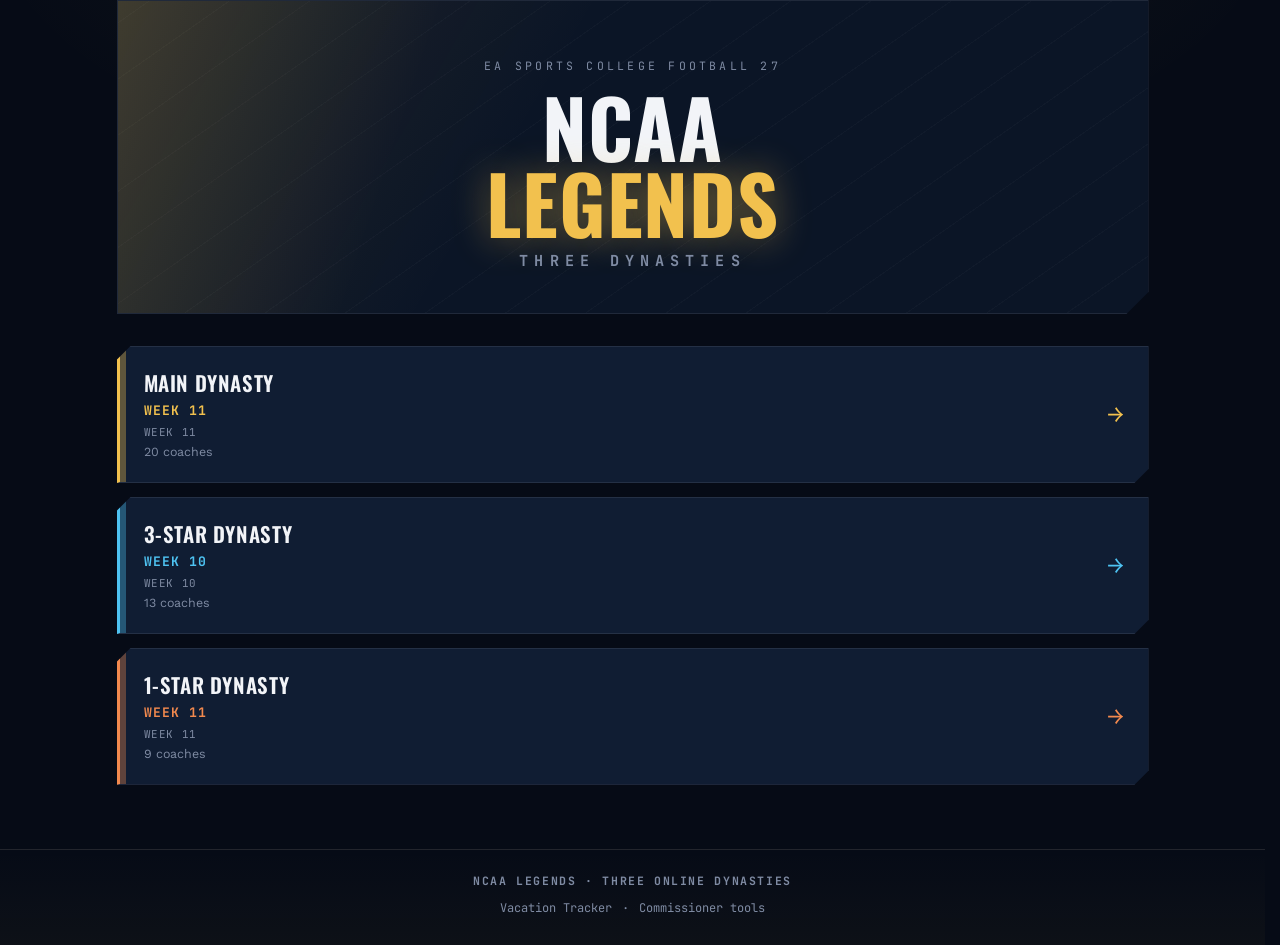
<file: index.html>
<!DOCTYPE html>
<html lang="en">
<head>
<meta charset="UTF-8">
<meta name="viewport" content="width=device-width, initial-scale=1.0">
<title>NCAA Legends — Dynasty Leagues</title>
<meta name="description" content="NCAA Legends — three EA Sports College Football 27 online dynasties. Main, 3-Star, and 1-Star. Schedules, power rankings, and rosters.">

<link rel="icon" type="image/svg+xml" href="favicon.svg">
<link rel="icon" type="image/png" sizes="32x32" href="favicon-32.png">
<link rel="apple-touch-icon" sizes="180x180" href="apple-touch-icon.png">

<meta property="og:type" content="website">
<meta property="og:site_name" content="NCAA Legends">
<meta property="og:title" content="NCAA Legends — Dynasty Leagues">
<meta property="og:description" content="Three EA Sports College Football 27 online dynasties. Main, 3-Star, and 1-Star.">
<meta property="og:url" content="https://ncaalegends.github.io/">
<meta property="og:image" content="https://ncaalegends.github.io/og-image.png">
<meta property="og:image:width" content="1200">
<meta property="og:image:height" content="630">
<meta name="twitter:card" content="summary_large_image">
<meta name="twitter:title" content="NCAA Legends — Dynasty Leagues">
<meta name="twitter:description" content="Three EA Sports College Football 27 online dynasties. Main, 3-Star, and 1-Star.">
<meta name="twitter:image" content="https://ncaalegends.github.io/og-image.png">
<link rel="canonical" href="https://ncaalegends.github.io/">
<meta name="theme-color" content="#060b16">

<link rel="preconnect" href="https://fonts.googleapis.com">
<link rel="preconnect" href="https://fonts.gstatic.com" crossorigin>
<link href="https://fonts.googleapis.com/css2?family=Oswald:wght@400;500;600;700&family=JetBrains+Mono:wght@400;600;700&family=Work+Sans:wght@400;500;600;700&display=swap" rel="stylesheet">
<link rel="stylesheet" href="style.css">
<script src="people.js"></script>
</head>
<body data-league="main">

<a class="skip-link" href="#main">Skip to content</a>

<main id="main" class="picker-page">

  <div class="hero">
    <div class="hero-bg"></div>
    <div class="hero-stripe"></div>
    <p class="hero-eyebrow">EA SPORTS COLLEGE FOOTBALL 27</p>
    <h1 class="hero-title">NCAA <span>LEGENDS</span></h1>
    <p class="hero-sub">THREE DYNASTIES</p>
  </div>

  <!-- Cards are built by the script below from each league's own
       league-data.js, so the week shown here can never disagree
       with the week shown on the league's own page. -->
  <div class="picker-grid" id="picker-grid">
    <p class="sched-empty" id="picker-loading">Loading leagues&hellip;</p>
  </div>

</main>

<footer class="site-footer">
  <div class="footer-status">NCAA LEGENDS · THREE ONLINE DYNASTIES</div>
  <!-- Written out rather than built by script.js: this page has its
       own inline script and never loads it. The league pages get the
       same link from renderFooter(). -->
  <div class="footer-links">
    <a href="vacation/">Vacation Tracker</a>
    <span class="fs-sep">&middot;</span>
    <a href="admin/">Commissioner tools</a>
  </div>
</footer>

<script>
/* ============================================================
   LEAGUE PICKER
   ------------------------------------------------------------
   Each card's week comes from that league's league-data.js — the
   same file its own page reads. Nothing about season state is
   duplicated here, so the picker can't drift out of sync.

   Those files are plain top-level `const` declarations meant for a
   <script> tag, not modules. Fetching the text and running it
   inside a Function body gives each one its own scope, which is
   what makes it safe to load all three despite every file
   declaring identically-named constants.
   ============================================================ */
/* Single source of truth, shared with the header switcher. */
const LEAGUES = SITE_LEAGUES.map((l) => ({ slug: l.dir, ...l }));

const esc = (s) => String(s ?? "").replace(/[&<>"']/g,
  (c) => ({ "&": "&amp;", "<": "&lt;", ">": "&gt;", '"': "&quot;", "'": "&#39;" }[c]));

function weekLabel(week) {
  if (week === "PRESEASON") return "Preseason";
  if (week === 14) return "Week 14 · Army-Navy";
  if (week === 15) return "Week 15 · Championships";
  return `Week ${week}`;
}

async function loadLeague(slug) {
  const res = await fetch(`${slug}/league-data.js`, { cache: "no-cache" });
  if (!res.ok) throw new Error(`HTTP ${res.status}`);
  const src = await res.text();
  return new Function(
    `${src}\nreturn { SEASON, LEAGUE_INFO, COACHES };`
  )();
}

function cardHtml(meta, data, failed) {
  /* Coaches actually playing, which is not the length of the array.
     A roster entry sticks around after someone leaves so their games
     keep resolving — `active: false` for a coach holding a spot,
     `departedAfterWeek` for one who quit mid-season. Both are off the
     roster grid inside the league, so counting them here would make
     this card disagree with the page it links to. Same rule as
     ROSTER in script.js. */
  const coaches = failed
    ? null
    : (data.COACHES || []).filter(
        (c) => c.active !== false && c.departedAfterWeek == null
      ).length;
  const week = failed ? "Unavailable" : weekLabel(data.SEASON.currentWeek);
  const status = failed ? "" : (data.SEASON.statusLine || "");

  return `
    <a class="picker-card" href="${meta.slug}/" style="--team:${meta.accent}">
      <span class="picker-bar"></span>
      <span class="picker-body">
        <span class="picker-label">${esc(meta.label)}</span>
        <span class="picker-week">${esc(week)}</span>
        ${status ? `<span class="picker-status">${esc(status)}</span>` : ""}
        ${coaches !== null ? `<span class="picker-meta">${coaches} coaches</span>` : ""}
      </span>
      <span class="picker-go" aria-hidden="true">&rarr;</span>
    </a>`;
}

(async function initPicker() {
  const grid = document.getElementById("picker-grid");

  /* Settled, not all — one league's data file failing to load must
     not blank the whole picker. A failed card still links through. */
  const results = await Promise.allSettled(LEAGUES.map((l) => loadLeague(l.slug)));

  grid.innerHTML = LEAGUES.map((meta, i) => {
    const r = results[i];
    if (r.status === "rejected") {
      console.warn(`[picker] ${meta.slug} data failed to load:`, r.reason);
      return cardHtml(meta, null, true);
    }
    return cardHtml(meta, r.value, false);
  }).join("");
})();
</script>
</body>
</html>
</file>
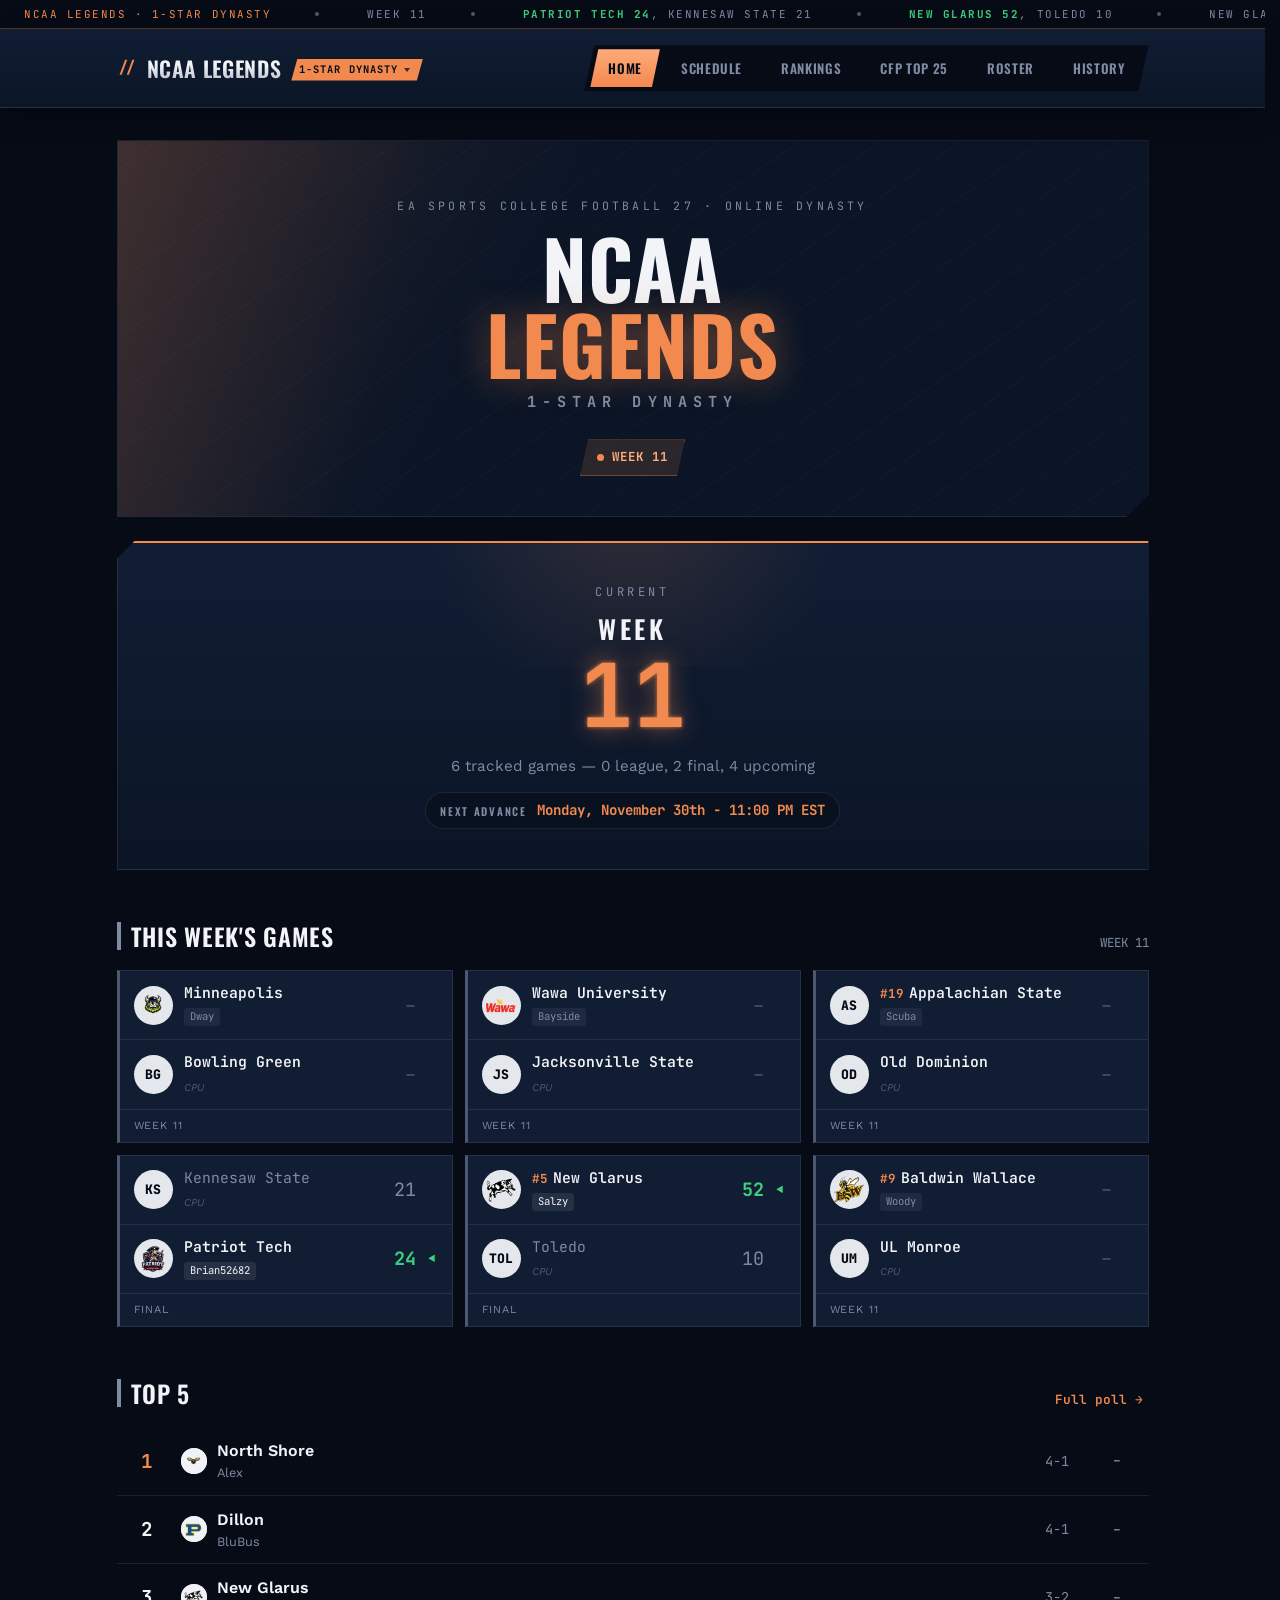
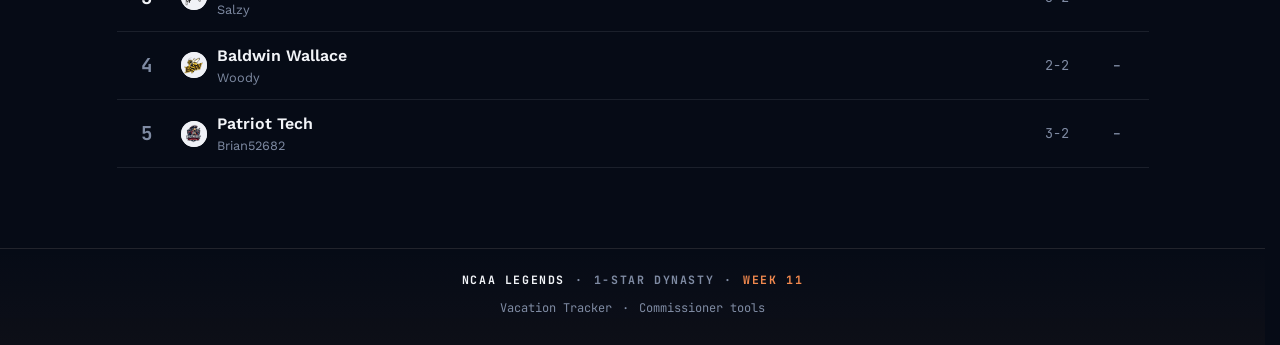
<file: 1star/index.html>
<!DOCTYPE html>
<html lang="en">
<head>
<meta charset="UTF-8">
<meta name="viewport" content="width=device-width, initial-scale=1.0">
<title>NCAA Legends — 1-Star Dynasty</title>
<meta name="description" content="NCAA Legends 1-Star Dynasty — an EA Sports College Football 27 online dynasty league. Schedule, power rankings, and roster.">

<!-- Assets live at the repo root, one level up from every league folder. -->
<link rel="icon" type="image/svg+xml" href="../favicon.svg">
<link rel="icon" type="image/png" sizes="32x32" href="../favicon-32.png">
<link rel="apple-touch-icon" sizes="180x180" href="../apple-touch-icon.png">

<!-- ============================================================
     LINK PREVIEWS (Discord, iMessage, Slack, Twitter)
     These MUST be absolute URLs — a relative path shows no preview
     at all. Each league has its own og:url and canonical so a link
     to /1star/ previews as that league, not as the landing page.
     ============================================================ -->
<meta property="og:type" content="website">
<meta property="og:site_name" content="NCAA Legends">
<meta property="og:title" content="NCAA Legends — 1-Star Dynasty">
<meta property="og:description" content="EA Sports College Football 27 online dynasty. Schedule, power rankings, and the coach roster.">
<meta property="og:url" content="https://ncaalegends.github.io/1star/">
<meta property="og:image" content="https://ncaalegends.github.io/1star/og-image.png">
<meta property="og:image:width" content="1200">
<meta property="og:image:height" content="630">
<meta name="twitter:card" content="summary_large_image">
<meta name="twitter:title" content="NCAA Legends — 1-Star Dynasty">
<meta name="twitter:description" content="EA Sports College Football 27 online dynasty. Schedule, power rankings, and the coach roster.">
<meta name="twitter:image" content="https://ncaalegends.github.io/1star/og-image.png">
<link rel="canonical" href="https://ncaalegends.github.io/1star/">
<meta name="theme-color" content="#060b16">

<link rel="preconnect" href="https://fonts.googleapis.com">
<link rel="preconnect" href="https://fonts.gstatic.com" crossorigin>
<link href="https://fonts.googleapis.com/css2?family=Oswald:wght@400;500;600;700&family=JetBrains+Mono:wght@400;600;700&family=Work+Sans:wght@400;500;600;700&display=swap" rel="stylesheet">
<link rel="stylesheet" href="../style.css">
</head>

<!-- data-league drives the accent palette. See "PER-LEAGUE ACCENTS"
     in style.css — it's the only thing that differs visually. -->
<body data-league="1star">

<a class="skip-link" href="#main">Skip to content</a>

<!-- Filled by renderTicker() from the data files — see script.js -->
<div class="ticker" aria-hidden="true">
  <div class="ticker-track" id="ticker-track"></div>
</div>

<header class="site-header">
  <div class="header-inner">
    <div class="league-mark">
      <a class="league-home" href="../" aria-label="All NCAA Legends leagues">
        <span class="hash">//</span>
      </a>
      <span class="league-name" id="league-name">NCAA LEGENDS</span>

      <!-- The badge doubles as the league switcher. <details> gives
           us open/close and keyboard support natively; script.js
           fills the menu from SITE_LEAGUES in people.js. -->
      <details class="league-switch" id="league-switch">
        <summary class="league-badge" id="league-badge"
                 aria-label="Switch league">1-STAR DYNASTY</summary>
        <div class="league-menu" id="league-menu"></div>
      </details>
    </div>
    <!-- On mobile this whole block collapses into a hamburger. A plain
         button + JS-toggled .open class, not <details> — see the note
         in style.css on the MOBILE TAB MENU rules for why <details>
         doesn't work here. Desktop needs nothing special: .tabs just
         renders as a normal nav. -->
    <div class="tabs-menu" id="tabs-menu">
      <button type="button" class="tabs-toggle" id="tabs-toggle" aria-label="Menu" aria-haspopup="true" aria-expanded="false" aria-controls="tabs"><span class="tabs-toggle-bars"></span></button>
      <nav class="tabs" id="tabs" role="tablist" aria-label="Sections">
        <button class="tab-btn active" data-tab="home" role="tab" aria-selected="true" aria-controls="home">Home</button>
        <button class="tab-btn" data-tab="schedule" role="tab" aria-selected="false" aria-controls="schedule">Schedule</button>
        <button class="tab-btn" data-tab="rankings" role="tab" aria-selected="false" aria-controls="rankings">Rankings</button>
        <button class="tab-btn" data-tab="top25" role="tab" aria-selected="false" aria-controls="top25">Top 25</button>
        <button class="tab-btn" data-tab="roster" role="tab" aria-selected="false" aria-controls="roster">Roster</button>
        <button class="tab-btn" data-tab="history" role="tab" aria-selected="false" aria-controls="history">History</button>
      </nav>
    </div>
  </div>
</header>

<main id="main">

  <!-- HOME -->
  <section id="home" class="tab-panel active" role="tabpanel" tabindex="-1">

    <div class="hero">
      <div class="hero-bg"></div>
      <div class="hero-stripe"></div>
      <p class="hero-eyebrow">EA SPORTS COLLEGE FOOTBALL 27 &middot; ONLINE DYNASTY</p>
      <h1 class="hero-title">NCAA <span>LEGENDS</span></h1>
      <p class="hero-sub" id="hero-sub">1-STAR DYNASTY</p>

      <div class="hero-status">
        <span class="status-dot"></span>
        <span id="launch-status">PRE-SEASON — COACHES SIGNING UP</span>
      </div>
    </div>

    <div class="jumbotron">
      <div class="jumbo-glow"></div>
      <div class="jumbo-frame" id="jumbo-frame"></div>
      <p class="jumbo-sub" id="week-summary"></p>
      <p class="jumbo-advance" id="next-advance" hidden></p>
    </div>

    <!-- Filled by renderLiveNow() only when someone in this league is
         streaming — empty and invisible otherwise. -->
    <div class="live-now" id="live-now"></div>

    <div class="section-block">
      <div class="section-head">
        <h2 class="section-title">This Week's Games</h2>
        <span class="section-tag" id="this-week-tag"></span>
      </div>
      <div id="this-week-games"></div>
    </div>

    <div class="section-block">
      <div class="section-head">
        <h2 class="section-title">Top 5</h2>
        <button class="link-btn" data-tab="rankings">Full poll &rarr;</button>
      </div>
      <ol class="poll-list poll-preview" id="rankings-preview"></ol>
    </div>

  </section>

  <!-- SCHEDULE -->
  <section id="schedule" class="tab-panel" role="tabpanel" tabindex="-1">
    <div class="section-head">
      <h2 class="section-title">Schedule</h2>
    </div>

    <div class="sched-toggle">
      <button class="sched-toggle-btn active" data-sched-view="weekly">Weekly</button>
      <button class="sched-toggle-btn" data-sched-view="team">By Team</button>
    </div>

    <div id="sched-weekly" class="sched-view active">
      <div class="sched-controls">
        <label for="week-select">Week</label>
        <select id="week-select"></select>
      </div>
      <div id="weekly-games"></div>
    </div>

    <div id="sched-team" class="sched-view">
      <div class="sched-controls">
        <label for="team-select">Team</label>
        <select id="team-select"></select>
      </div>
      <div id="team-schedule"></div>
    </div>
  </section>

  <!-- RANKINGS -->
  <section id="rankings" class="tab-panel" role="tabpanel" tabindex="-1">
    <div class="section-head">
      <h2 class="section-title">Power Rankings</h2>
      <span class="section-tag" id="rankings-week-label"></span>
    </div>
    <p class="rankings-note">Ranks H2H games only — user vs. user results, not CPU matchups.</p>
    <ol class="poll-list" id="full-rankings"></ol>
  </section>

  <!-- TOP 25 (in-game AP poll)
       Hidden entirely by script.js until this league has transcribed
       at least one week — see setupTabs(). -->
  <section id="top25" class="tab-panel" role="tabpanel" tabindex="-1">

    <!-- CFP BRACKET
         Empty and hidden until the season reaches the CFP era
         (week 10) and a bracket has been transcribed into
         cfp-data.js. renderCfpBracket() fills it and unhides it;
         before then this is a zero-height comment's worth of page. -->
    <div class="cfp-bracket-wrap" id="cfp-bracket" hidden></div>

    <div class="section-head">
      <!-- id, not just a class: the bracket above renders its own
           .section-head, so "#top25 .section-title" would resolve to
           whichever of the two happens to be first in the DOM. -->
      <h2 class="section-title" id="top25-title">Top 25</h2>
      <span class="section-tag" id="top25-week-label"></span>
    </div>
    <ol class="top25-list" id="top25-list"></ol>

    <!-- HEISMAN WATCH
         The in-game watch list, four players a week, under the poll.
         Hidden until heisman-data.js has a week the season has
         reached; renderHeisman() fills and unhides it. -->
    <div class="heisman-wrap" id="heisman" hidden>
      <div class="section-head hw-head">
        <h2 class="section-title" id="heisman-title">Heisman Watch</h2>
        <span class="section-tag" id="heisman-week-label"></span>
        <div class="hw-weeks" id="heisman-weeks" role="group" aria-label="Heisman Watch week"></div>
      </div>
      <ol class="hw-list" id="heisman-list"></ol>
    </div>
  </section>

  <!-- ROSTER -->
  <section id="roster" class="tab-panel" role="tabpanel" tabindex="-1">
    <div class="section-head">
      <h2 class="section-title">Coaches &amp; Teams</h2>
    </div>
    <div class="roster-grid" id="roster-grid"></div>
  </section>

  <!-- HISTORY — every played game and every poll, all seasons.
       Built by script.js (showHistory) the first time the tab
       opens, from history-core.js. -->
  <section id="history" class="tab-panel" role="tabpanel" tabindex="-1">
    <div class="section-head">
      <h2 class="section-title">History</h2>
      <span class="section-tag" id="history-tag"></span>
    </div>
    <div id="history-root"></div>
  </section>

</main>

<!-- COACH CARD MODAL
     Native <dialog>: focus trapping, background inertness, Escape to
     close and the ::backdrop layer all come from the browser. The
     inner wrapper is load-bearing, not decoration — a backdrop click
     registers on the <dialog> itself and never on its contents, which
     is how script.js tells the two apart. Filled by openCoachModal(). -->
<dialog id="coach-modal" class="coach-modal" aria-labelledby="cm-title">
  <div class="cm-body" id="coach-modal-body"></div>
</dialog>

<!-- HEISMAN PLAYER HISTORY — same <dialog> pattern as the coach card.
     Filled by openHeismanModal(). -->
<dialog id="heisman-modal" class="coach-modal hw-modal" aria-labelledby="hm-title">
  <div class="cm-body" id="heisman-modal-body"></div>
</dialog>

<footer class="site-footer">
  <div class="footer-status" id="footer-status"></div>
  <div class="footer-links" id="footer-links"></div>
</footer>

<!-- Data files load before the logic. defer keeps them in order
     and waits for the DOM, so no DOMContentLoaded wrapper needed.
     script.js and style.css are shared by all three leagues — only
     the data files below are league-specific. -->
<script src="seasons/2026/archive.js" defer></script>
<script src="seasons/2027/archive.js" defer></script>
<script src="league-data.js" defer></script>
<script src="schedule-data.js" defer></script>
<script src="top25-data.js" defer></script>
<script src="heisman-data.js" defer></script>
<script src="cfp-data.js" defer></script>
<script src="postseason-data.js" defer></script>
<script src="../people.js" defer></script>
<script src="../team-colors.js" defer></script>
<script src="../week-core.js" defer></script>
<script src="../history-core.js" defer></script>
<script src="../script.js" defer></script>
</body>
</html>
</file>
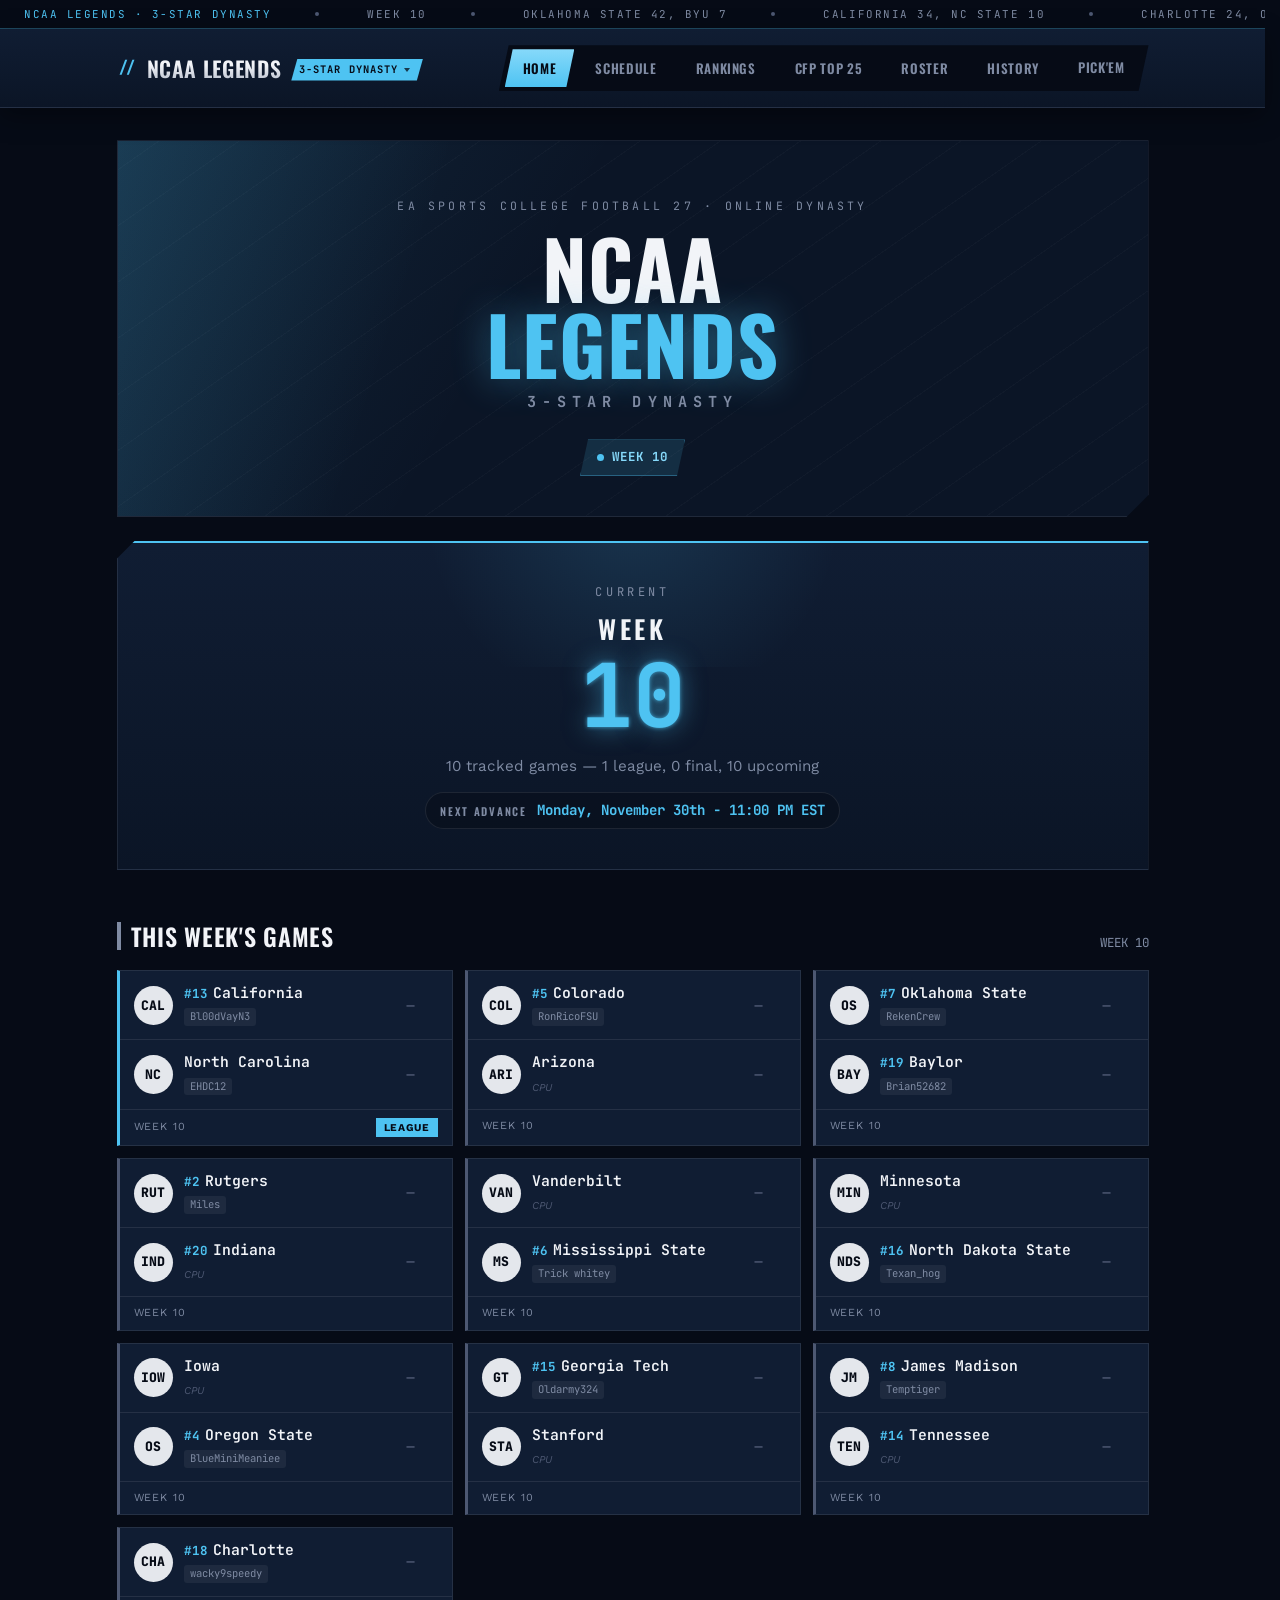
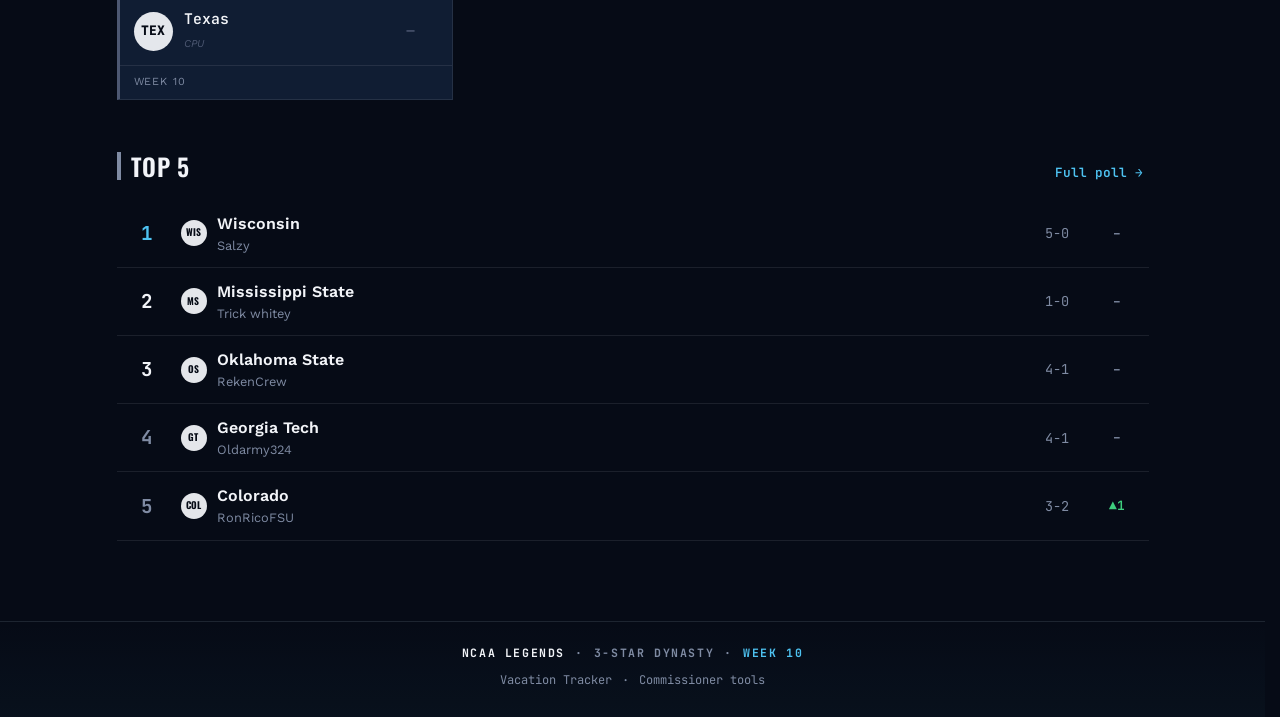
<file: 3star/index.html>
<!DOCTYPE html>
<html lang="en">
<head>
<meta charset="UTF-8">
<meta name="viewport" content="width=device-width, initial-scale=1.0">
<title>NCAA Legends — 3-Star Dynasty</title>
<meta name="description" content="NCAA Legends 3-Star Dynasty — an EA Sports College Football 27 online dynasty league. Schedule, power rankings, and roster.">

<!-- Assets live at the repo root, one level up from every league folder. -->
<link rel="icon" type="image/svg+xml" href="../favicon.svg">
<link rel="icon" type="image/png" sizes="32x32" href="../favicon-32.png">
<link rel="apple-touch-icon" sizes="180x180" href="../apple-touch-icon.png">

<!-- ============================================================
     LINK PREVIEWS (Discord, iMessage, Slack, Twitter)
     These MUST be absolute URLs — a relative path shows no preview
     at all. Each league has its own og:url and canonical so a link
     to /3star/ previews as that league, not as the landing page.
     ============================================================ -->
<meta property="og:type" content="website">
<meta property="og:site_name" content="NCAA Legends">
<meta property="og:title" content="NCAA Legends — 3-Star Dynasty">
<meta property="og:description" content="EA Sports College Football 27 online dynasty. Schedule, power rankings, and the coach roster.">
<meta property="og:url" content="https://ncaalegends.github.io/3star/">
<meta property="og:image" content="https://ncaalegends.github.io/3star/og-image.png">
<meta property="og:image:width" content="1200">
<meta property="og:image:height" content="630">
<meta name="twitter:card" content="summary_large_image">
<meta name="twitter:title" content="NCAA Legends — 3-Star Dynasty">
<meta name="twitter:description" content="EA Sports College Football 27 online dynasty. Schedule, power rankings, and the coach roster.">
<meta name="twitter:image" content="https://ncaalegends.github.io/3star/og-image.png">
<link rel="canonical" href="https://ncaalegends.github.io/3star/">
<meta name="theme-color" content="#060b16">

<link rel="preconnect" href="https://fonts.googleapis.com">
<link rel="preconnect" href="https://fonts.gstatic.com" crossorigin>
<link href="https://fonts.googleapis.com/css2?family=Oswald:wght@400;500;600;700&family=JetBrains+Mono:wght@400;600;700&family=Work+Sans:wght@400;500;600;700&display=swap" rel="stylesheet">
<link rel="stylesheet" href="../style.css">
</head>

<!-- data-league drives the accent palette. See "PER-LEAGUE ACCENTS"
     in style.css — it's the only thing that differs visually. -->
<body data-league="3star">

<a class="skip-link" href="#main">Skip to content</a>

<!-- Filled by renderTicker() from the data files — see script.js -->
<div class="ticker" aria-hidden="true">
  <div class="ticker-track" id="ticker-track"></div>
</div>

<header class="site-header">
  <div class="header-inner">
    <div class="league-mark">
      <a class="league-home" href="../" aria-label="All NCAA Legends leagues">
        <span class="hash">//</span>
      </a>
      <span class="league-name" id="league-name">NCAA LEGENDS</span>

      <!-- The badge doubles as the league switcher. <details> gives
           us open/close and keyboard support natively; script.js
           fills the menu from SITE_LEAGUES in people.js. -->
      <details class="league-switch" id="league-switch">
        <summary class="league-badge" id="league-badge"
                 aria-label="Switch league">3-STAR DYNASTY</summary>
        <div class="league-menu" id="league-menu"></div>
      </details>
    </div>
    <!-- On mobile this whole block collapses into a hamburger. A plain
         button + JS-toggled .open class, not <details> — see the note
         in style.css on the MOBILE TAB MENU rules for why <details>
         doesn't work here. Desktop needs nothing special: .tabs just
         renders as a normal nav. -->
    <div class="tabs-menu" id="tabs-menu">
      <button type="button" class="tabs-toggle" id="tabs-toggle" aria-label="Menu" aria-haspopup="true" aria-expanded="false" aria-controls="tabs"><span class="tabs-toggle-bars"></span></button>
      <nav class="tabs" id="tabs" role="tablist" aria-label="Sections">
      <button class="tab-btn active" data-tab="home" role="tab" aria-selected="true" aria-controls="home">Home</button>
      <button class="tab-btn" data-tab="schedule" role="tab" aria-selected="false" aria-controls="schedule">Schedule</button>
      <button class="tab-btn" data-tab="rankings" role="tab" aria-selected="false" aria-controls="rankings">Rankings</button>
      <button class="tab-btn" data-tab="top25" role="tab" aria-selected="false" aria-controls="top25">Top 25</button>
      <button class="tab-btn" data-tab="roster" role="tab" aria-selected="false" aria-controls="roster">Roster</button>
        <button class="tab-btn" data-tab="history" role="tab" aria-selected="false" aria-controls="history">History</button>
      <!-- A link, not a tab: pick'em is its own page rather than a
           panel on this one. Deliberately carries no data-tab, which
           is what setupTabs() binds to — so the tab handler never
           sees it and the browser just follows the href. showTab()
           does touch every .tab-btn, but an element with no
           dataset.tab can only ever compare false and be left
           inactive, which is correct here. -->
      <a class="tab-btn" href="pickem/">Pick'em</a>
      </nav>
    </div>
  </div>
</header>

<main id="main">

  <!-- HOME -->
  <section id="home" class="tab-panel active" role="tabpanel" tabindex="-1">

    <div class="hero">
      <div class="hero-bg"></div>
      <div class="hero-stripe"></div>
      <p class="hero-eyebrow">EA SPORTS COLLEGE FOOTBALL 27 &middot; ONLINE DYNASTY</p>
      <h1 class="hero-title">NCAA <span>LEGENDS</span></h1>
      <p class="hero-sub" id="hero-sub">3-STAR DYNASTY</p>

      <div class="hero-status">
        <span class="status-dot"></span>
        <span id="launch-status">PRE-SEASON — COACHES SIGNING UP</span>
      </div>
    </div>

    <div class="jumbotron">
      <div class="jumbo-glow"></div>
      <div class="jumbo-frame" id="jumbo-frame"></div>
      <p class="jumbo-sub" id="week-summary"></p>
      <p class="jumbo-advance" id="next-advance" hidden></p>
    </div>

    <!-- Filled by renderLiveNow() only when someone in this league is
         streaming — empty and invisible otherwise. -->
    <div class="live-now" id="live-now"></div>

    <div class="section-block">
      <div class="section-head">
        <h2 class="section-title">This Week's Games</h2>
        <span class="section-tag" id="this-week-tag"></span>
      </div>
      <div id="this-week-games"></div>
    </div>

    <div class="section-block">
      <div class="section-head">
        <h2 class="section-title">Top 5</h2>
        <button class="link-btn" data-tab="rankings">Full poll &rarr;</button>
      </div>
      <ol class="poll-list poll-preview" id="rankings-preview"></ol>
    </div>

  </section>

  <!-- SCHEDULE -->
  <section id="schedule" class="tab-panel" role="tabpanel" tabindex="-1">
    <div class="section-head">
      <h2 class="section-title">Schedule</h2>
    </div>

    <div class="sched-toggle">
      <button class="sched-toggle-btn active" data-sched-view="weekly">Weekly</button>
      <button class="sched-toggle-btn" data-sched-view="team">By Team</button>
    </div>

    <div id="sched-weekly" class="sched-view active">
      <div class="sched-controls">
        <label for="week-select">Week</label>
        <select id="week-select"></select>
      </div>
      <div id="weekly-games"></div>
    </div>

    <div id="sched-team" class="sched-view">
      <div class="sched-controls">
        <label for="team-select">Team</label>
        <select id="team-select"></select>
      </div>
      <div id="team-schedule"></div>
    </div>
  </section>

  <!-- RANKINGS -->
  <section id="rankings" class="tab-panel" role="tabpanel" tabindex="-1">
    <div class="section-head">
      <h2 class="section-title">Power Rankings</h2>
      <span class="section-tag" id="rankings-week-label"></span>
    </div>
    <p class="rankings-note">Ranks H2H games only — user vs. user results, not CPU matchups.</p>
    <ol class="poll-list" id="full-rankings"></ol>
  </section>

  <!-- TOP 25 (in-game AP poll)
       Hidden entirely by script.js until this league has transcribed
       at least one week — see setupTabs(). -->
  <section id="top25" class="tab-panel" role="tabpanel" tabindex="-1">

    <!-- CFP BRACKET
         Empty and hidden until the season reaches the CFP era
         (week 10) and a bracket has been transcribed into
         cfp-data.js. renderCfpBracket() fills it and unhides it;
         before then this is a zero-height comment's worth of page. -->
    <div class="cfp-bracket-wrap" id="cfp-bracket" hidden></div>

    <div class="section-head">
      <!-- id, not just a class: the bracket above renders its own
           .section-head, so "#top25 .section-title" would resolve to
           whichever of the two happens to be first in the DOM. -->
      <h2 class="section-title" id="top25-title">Top 25</h2>
      <span class="section-tag" id="top25-week-label"></span>
    </div>
    <ol class="top25-list" id="top25-list"></ol>

    <!-- HEISMAN WATCH
         The in-game watch list, four players a week, under the poll.
         Hidden until heisman-data.js has a week the season has
         reached; renderHeisman() fills and unhides it. -->
    <div class="heisman-wrap" id="heisman" hidden>
      <div class="section-head hw-head">
        <h2 class="section-title" id="heisman-title">Heisman Watch</h2>
        <span class="section-tag" id="heisman-week-label"></span>
        <div class="hw-weeks" id="heisman-weeks" role="group" aria-label="Heisman Watch week"></div>
      </div>
      <ol class="hw-list" id="heisman-list"></ol>
    </div>
  </section>

  <!-- ROSTER -->
  <section id="roster" class="tab-panel" role="tabpanel" tabindex="-1">
    <div class="section-head">
      <h2 class="section-title">Coaches &amp; Teams</h2>
    </div>
    <div class="roster-grid" id="roster-grid"></div>
  </section>

  <!-- HISTORY — every played game and every poll, all seasons.
       Built by script.js (showHistory) the first time the tab
       opens, from history-core.js. -->
  <section id="history" class="tab-panel" role="tabpanel" tabindex="-1">
    <div class="section-head">
      <h2 class="section-title">History</h2>
      <span class="section-tag" id="history-tag"></span>
    </div>
    <div id="history-root"></div>
  </section>

</main>

<!-- COACH CARD MODAL
     Native <dialog>: focus trapping, background inertness, Escape to
     close and the ::backdrop layer all come from the browser. The
     inner wrapper is load-bearing, not decoration — a backdrop click
     registers on the <dialog> itself and never on its contents, which
     is how script.js tells the two apart. Filled by openCoachModal(). -->
<dialog id="coach-modal" class="coach-modal" aria-labelledby="cm-title">
  <div class="cm-body" id="coach-modal-body"></div>
</dialog>

<!-- HEISMAN PLAYER HISTORY — same <dialog> pattern as the coach card.
     Filled by openHeismanModal(). -->
<dialog id="heisman-modal" class="coach-modal hw-modal" aria-labelledby="hm-title">
  <div class="cm-body" id="heisman-modal-body"></div>
</dialog>

<footer class="site-footer">
  <div class="footer-status" id="footer-status"></div>
  <div class="footer-links" id="footer-links"></div>
</footer>

<!-- Data files load before the logic. defer keeps them in order
     and waits for the DOM, so no DOMContentLoaded wrapper needed.
     script.js and style.css are shared by all three leagues — only
     the data files below are league-specific. -->
<script src="seasons/2026/archive.js" defer></script>
<script src="seasons/2027/archive.js" defer></script>
<script src="league-data.js" defer></script>
<script src="schedule-data.js" defer></script>
<script src="top25-data.js" defer></script>
<script src="heisman-data.js" defer></script>
<script src="cfp-data.js" defer></script>
<script src="postseason-data.js" defer></script>
<script src="../people.js" defer></script>
<script src="../team-colors.js" defer></script>
<script src="../week-core.js" defer></script>
<script src="../history-core.js" defer></script>
<script src="../script.js" defer></script>
</body>
</html>
</file>
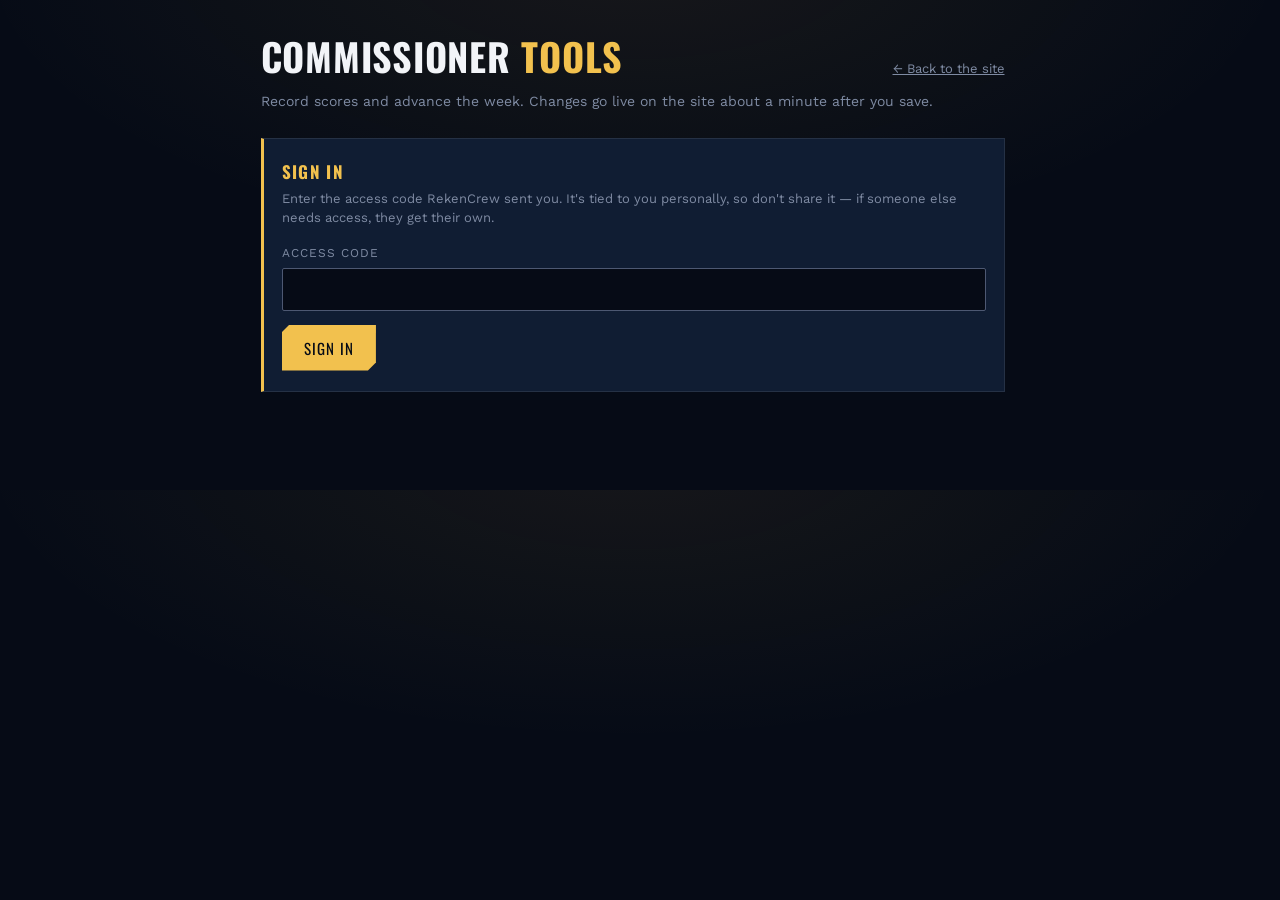
<file: admin/index.html>
<!DOCTYPE html>
<html lang="en">
<head>
<meta charset="UTF-8">
<meta name="viewport" content="width=device-width, initial-scale=1.0">
<title>Commissioner Tools — NCAA Legends</title>

<!-- Unlisted, not secret. There's nothing sensitive in the page
     itself; every action it offers is checked by the Worker. But
     there's also no reason for it to turn up in search results. -->
<meta name="robots" content="noindex, nofollow">

<link rel="icon" type="image/svg+xml" href="../favicon.svg">
<link rel="icon" type="image/png" sizes="32x32" href="../favicon-32.png">
<link rel="apple-touch-icon" sizes="180x180" href="../apple-touch-icon.png">
<meta name="theme-color" content="#060b16">

<link rel="preconnect" href="https://fonts.googleapis.com">
<link rel="preconnect" href="https://fonts.gstatic.com" crossorigin>
<link href="https://fonts.googleapis.com/css2?family=Oswald:wght@400;500;600;700&family=JetBrains+Mono:wght@400;600;700&family=Work+Sans:wght@400;500;600;700&display=swap" rel="stylesheet">

<!-- Loaded for the design tokens and fonts only. Everything
     admin-specific is in the block below, so none of it ships to
     the pages coaches actually visit. -->
<link rel="stylesheet" href="../style.css">

<!-- Pick'em styles. Separate file so the feature can be removed by
     deleting two tags and its markup, without unpicking edits from
     the block below. -->
<link rel="stylesheet" href="pickem.css">

<style>
/* ============================================================
   ADMIN — scoped styles
   ------------------------------------------------------------
   Reads the same tokens as the rest of the site (--navy-panel,
   --gold, --chalk...). The accent swaps per league via the
   data-league attribute on <body>, exactly as the league pages
   do, so the 1-star tools look copper and the 3-star ones ice
   blue without any extra rules here.

   Controls are deliberately large. This gets used on a phone,
   late, by someone who just finished playing.
   ============================================================ */

.admin-wrap {
  max-width: 780px;
  margin: 0 auto;
  padding: 28px 18px 80px;
}

.admin-head {
  display: flex;
  align-items: baseline;
  justify-content: space-between;
  gap: 12px;
  flex-wrap: wrap;
  margin-bottom: 6px;
}

.admin-title {
  font-family: var(--font-display);
  font-size: clamp(26px, 6vw, 38px);
  font-weight: 700;
  letter-spacing: 0.02em;
  color: var(--chalk);
  margin: 0;
  text-transform: uppercase;
}
.admin-title span { color: var(--gold); }

.admin-sub {
  color: var(--steel);
  font-size: 14px;
  margin: 0 0 26px;
}

.panel {
  background: var(--navy-panel);
  border: 1px solid var(--line);
  border-left: 3px solid var(--gold);
  padding: 20px 18px;
  margin-bottom: 18px;
}

.panel h2 {
  font-family: var(--font-display);
  font-size: 17px;
  letter-spacing: 0.08em;
  text-transform: uppercase;
  color: var(--gold);
  margin: 0 0 4px;
}

.vac-row {
  display: flex;
  align-items: center;
  gap: 12px;
  padding: 10px 0;
  border-top: 1px solid var(--line);
  flex-wrap: wrap;
}
.vac-row:first-child { border-top: none; }
.vac-row-who { font-weight: 600; min-width: 130px; }
.vac-row-when {
  font-family: var(--font-mono);
  font-size: 13px;
  color: var(--steel);
}
.vac-row-now {
  font-family: var(--font-mono);
  font-size: 11px;
  letter-spacing: 0.08em;
  text-transform: uppercase;
  color: var(--gold);
}
/* --steel, not --steel-dim: dim is a border colour, not a text
   colour. See the note beside it in style.css. */
.vac-row-where {
  font-family: var(--font-mono);
  font-size: 11px;
  letter-spacing: 0.06em;
  text-transform: uppercase;
  color: var(--steel);
  opacity: 0.8;
}
.vac-row .btn { margin-left: auto; }

.panel .hint {
  color: var(--steel);
  font-size: 13px;
  margin: 0 0 16px;
  line-height: 1.5;
}

label.field { display: block; margin-bottom: 14px; }

label.field > span {
  display: block;
  font-size: 12px;
  letter-spacing: 0.09em;
  text-transform: uppercase;
  color: var(--steel);
  margin-bottom: 6px;
}

input[type="text"], input[type="password"], input[type="number"],
input[type="date"], input[type="time"], select {
  width: 100%;
  background: var(--navy-deep);
  border: 1px solid var(--steel-dim);
  color: var(--chalk);
  font-family: var(--font-body);
  font-size: 16px; /* 16px stops iOS zooming the page on focus */
  padding: 11px 12px;
  border-radius: 2px;
}
input:focus, select:focus {
  outline: 2px solid var(--gold);
  outline-offset: 1px;
  border-color: var(--gold);
}

/* Date and time sit side by side on anything wider than a phone and
   stack below that. The time is the narrower of the two because it
   is also the optional one — see the note in the panel markup.

   THE STACK IS A MEDIA QUERY, NOT flex-wrap. It used to be wrap
   alone, and on a phone that never fired: 180 + 140 + 12 = 332px of
   flex-basis still "fits" a 350px content box, so the row stayed on
   one line. It only looked like it fitted. iOS gives date and time
   inputs a chunky intrinsic width and min-width:auto stops a flex
   item shrinking under it, so both inputs overflowed their tracks
   and the time control sat on top of the date control — the exact
   overlap in the bug report.

   Two fixes, and both are needed. min-width:0 lets the items
   actually shrink to their track, which is what makes the side-by-side
   layout honest on a tablet. The media query stacks them outright
   below 460px, because two of these controls genuinely do not fit on
   a phone at a legible size, and shrinking them further would just
   clip the AM/PM. */
.field-pair { display: flex; gap: 12px; flex-wrap: wrap; }
.field-pair > label.field { flex: 1 1 180px; min-width: 0; margin-bottom: 0; }
.field-pair > label.field.narrow { flex: 0 1 140px; min-width: 0; }

@media (max-width: 460px) {
  .field-pair { display: block; }
  .field-pair > label.field,
  .field-pair > label.field.narrow { margin-bottom: 14px; }
  .field-pair > label.field:last-child { margin-bottom: 0; }
}

/* Safari and iOS render date/time inputs with their own light
   chrome and their own idea of height. Both are forced back onto
   the panel's palette so the row doesn't look pasted in. */
input[type="date"], input[type="time"] {
  min-height: 46px;
  color-scheme: dark;
}

/* The sentence coaches will actually see, echoed live under the
   pickers. The deadline is generated now rather than typed, so this
   is the only place to catch a wrong date before it ships. */
.deadline-preview {
  margin: 10px 0 14px;
  font-size: 14px;
  color: var(--steel);
  min-height: 20px;
}
.deadline-preview strong { color: var(--chalk); font-weight: 600; }
.deadline-preview.bad { color: var(--rust, #b3261e); }

.btn {
  font-family: var(--font-display);
  font-size: 15px;
  letter-spacing: 0.08em;
  text-transform: uppercase;
  padding: 12px 22px;
  border: 0;
  background: var(--gold);
  color: var(--navy-deep);
  cursor: pointer;
  clip-path: polygon(8px 0, 100% 0, 100% calc(100% - 8px), calc(100% - 8px) 100%, 0 100%, 0 8px);
}
.btn:hover { background: var(--gold-bright); }
.btn:disabled { opacity: 0.45; cursor: not-allowed; }

.btn-quiet {
  background: transparent;
  color: var(--steel);
  border: 1px solid var(--steel-dim);
  clip-path: none;
}
.btn-quiet:hover { background: rgba(242,244,248,0.05); color: var(--chalk); }

.btn-danger { background: var(--crimson); color: var(--chalk); }
.btn-danger:hover { background: #f0344a; }

.btn-row { display: flex; gap: 10px; flex-wrap: wrap; align-items: center; }

/* ---- game rows ---- */

.game {
  border-top: 1px solid var(--line);
  padding: 15px 0;
}
.game:last-child { border-bottom: 1px solid var(--line); }

/* League (coach-vs-coach) games carry the weight — they decide the
   standings. Accent bar + faint wash + the LEAGUE tag pull the eye
   straight to them past the CPU filler. The negative margins let the
   tint and bar bleed into the panel's own padding while the label
   text stays aligned with the CPU rows above and below. */
.game.is-league {
  padding-left: 12px;
  padding-right: 10px;
  margin-left: -12px;
  margin-right: -10px;
  background: rgba(242, 193, 78, 0.05);
  box-shadow: inset 3px 0 0 var(--gold);
}

.game-label {
  font-family: var(--font-display);
  font-size: 16px;
  color: var(--chalk);
  letter-spacing: 0.02em;
}
.game-sub { color: var(--steel); font-size: 12.5px; margin-top: 2px; }

.game-tag {
  display: inline-block;
  font-family: var(--font-mono);
  font-size: 10px;
  letter-spacing: 0.1em;
  padding: 2px 6px;
  margin-left: 8px;
  border: 1px solid var(--steel-dim);
  color: var(--steel);
  vertical-align: 2px;
}
.game-tag.league {
  border-color: var(--gold);
  color: var(--gold-bright);
  background: var(--gold-dim);
}

/* nowrap is deliberate. With flex-wrap the two boxes and the two
   team names would each drop onto their own full-width line the
   moment the row got tight, turning one game into five stacked
   rows. Fixed-width boxes plus names that ellipsis-truncate keep
   every game on a single line at any width. */
.score-row {
  display: flex;
  align-items: center;
  flex-wrap: nowrap;
  gap: 8px;
  margin-top: 10px;
}
.score-box {
  width: 58px;
  flex: 0 0 58px;
  text-align: center;
  font-family: var(--font-mono);
  font-size: 18px;
  font-weight: 600;
  padding: 8px 4px;
}
.score-side {
  font-size: 12.5px;
  color: var(--steel);
  flex: 1 1 0;
  min-width: 0;
  overflow: hidden;
  text-overflow: ellipsis;
  white-space: nowrap;
}
.score-side.right { text-align: right; }
.score-dash { color: var(--steel-dim); font-family: var(--font-mono); flex: 0 0 auto; }

/* ---- to-enter / entered grouping ---- */

.group-head {
  display: flex;
  align-items: center;
  gap: 8px;
  font-family: var(--font-display);
  font-size: 12px;
  letter-spacing: 0.09em;
  text-transform: uppercase;
  color: var(--steel);
  margin: 2px 0 4px;
}
.group-count {
  font-family: var(--font-mono);
  font-size: 12px;
  padding: 1px 9px;
  border-radius: 999px;
  background: var(--gold-dim);
  color: var(--gold-bright);
}
.group-count.muted { background: rgba(242, 244, 248, 0.06); color: var(--steel); }

.all-done {
  color: var(--win);
  font-size: 14px;
  padding: 6px 0 2px;
}

/* Finished games, collapsed by default. summary carries its own
   caret so the row reads as a control, not a bullet. */
/* The Entered header is a real control, not a whisper. Earlier it
   was bare text with a tiny triangle and got missed entirely. Now
   it's a full-width bar with a border, a caret, and a Show/Hide
   hint on the right that flips with the open state — so it reads as
   something you can click. */
details.entered { margin-top: 18px; }
details.entered > summary {
  list-style: none;
  cursor: pointer;
  display: flex;
  align-items: center;
  gap: 10px;
  padding: 12px 14px;
  background: rgba(242, 244, 248, 0.04);
  border: 1px solid var(--line);
  border-radius: 2px;
  font-family: var(--font-display);
  font-size: 13px;
  letter-spacing: 0.08em;
  text-transform: uppercase;
  color: var(--steel);
  transition: border-color 0.12s ease, background 0.12s ease, color 0.12s ease;
}
details.entered > summary:hover {
  border-color: var(--line-gold);
  background: rgba(242, 193, 78, 0.06);
  color: var(--chalk);
}
details.entered > summary::-webkit-details-marker { display: none; }
details.entered > summary::before {
  content: "\25B8"; /* ▸ */
  color: var(--gold);
  font-size: 11px;
  transition: transform 0.12s ease;
}
details.entered[open] > summary::before { transform: rotate(90deg); }

/* Right-aligned Show / Hide affordance, driven purely by [open]. */
.ent-hint { margin-left: auto; color: var(--steel); font-size: 11px; letter-spacing: 0.06em; }
.ent-hint::after { content: "Show"; }
details.entered[open] > summary .ent-hint::after { content: "Hide"; }

details.entered .entered-body { margin-top: 4px; }
details.entered .entered-body .game:first-child { border-top: 1px solid var(--line); }

/* Force-sim toggle sits under the score boxes on its own line so it
   never crowds the numbers on a phone. */
.sim-toggle {
  display: flex;
  align-items: center;
  gap: 8px;
  margin-top: 9px;
  font-size: 12.5px;
  color: var(--steel);
  cursor: pointer;
}
.sim-toggle input { cursor: pointer; }

/* Tag on a finished game that was force-simmed, mirroring .game-tag. */
.sim-tag {
  display: inline-block;
  font-family: var(--font-mono);
  font-size: 10px;
  letter-spacing: 0.1em;
  padding: 1px 6px;
  margin-left: 4px;
  border: 1px solid var(--steel-dim);
  color: var(--steel);
  vertical-align: 2px;
}

/* A game already recorded reads as settled, not as an empty form
   waiting to be filled in again. */
.game.is-final .final-line {
  font-family: var(--font-mono);
  font-size: 15px;
  color: var(--win);
  margin-top: 9px;
}
.game.is-final .final-line .lock { color: var(--steel); font-size: 12px; margin-left: 8px; }

/* A game shown as saved before the published file has confirmed it.
   Gold rather than green, and the same gold as the "waiting" message
   below the list, so the row and the caption are visibly the same
   state — this is deliberately NOT the colour a settled result uses.
   The pulse is what stops it reading as finished at a glance. */
.game.is-final.is-pending .final-line { color: var(--gold); }
.pending-tag {
  font-family: var(--font-mono);
  font-size: 11px;
  letter-spacing: 0.08em;
  animation: pending-pulse 1.6s ease-in-out infinite;
}
@keyframes pending-pulse {
  0%, 100% { opacity: 1; }
  50%      { opacity: 0.45; }
}

/* Respect a stated preference for less motion — a pulsing row is
   exactly the kind of thing that setting exists for. The colour
   still carries the meaning without it. */
@media (prefers-reduced-motion: reduce) {
  .pending-tag { animation: none; }
}

.note-line { color: var(--steel); font-size: 13px; padding: 7px 0; }

/* ---- messages ---- */

/* pre-line so a list of problems, one per line, renders as one —
   the collect() step reports several at once and running them
   together into a paragraph makes them much harder to act on. */
.msg { padding: 12px 14px; margin: 14px 0 0; font-size: 14px; line-height: 1.5; white-space: pre-line; }
.msg-error { background: rgba(224,38,58,0.12); border-left: 3px solid var(--crimson); color: #ffb3bd; }
.msg-ok    { background: rgba(62,207,126,0.10); border-left: 3px solid var(--win); color: #a8ecc6; }
.msg-warn  { background: rgba(242,193,78,0.10); border-left: 3px solid var(--gold); color: #ffe6a8; }

/* ---- unscored earlier weeks ---- */

/* A nudge, not a warning. Leaving a week unscored is a normal thing
   to do here — games get simmed and the result isn't known until
   after the advance — so this is styled to be noticed and dismissed
   at a glance rather than to look like something went wrong. */
.gaps {
  background: rgba(242, 193, 78, 0.08);
  border-left: 3px solid var(--gold);
  padding: 12px 14px;
  margin-bottom: 18px;
  font-size: 13.5px;
  color: var(--chalk);
}
.gaps-label { color: var(--steel); display: block; margin-bottom: 9px; }

.gap-jump {
  font-family: var(--font-body);
  font-size: 13px;
  background: transparent;
  border: 1px solid var(--line-gold);
  color: var(--gold-bright);
  padding: 6px 11px;
  margin: 0 7px 7px 0;
  cursor: pointer;
  border-radius: 2px;
}
.gap-jump:hover { background: var(--gold-dim); border-color: var(--gold); }

.hidden { display: none !important; }

.who {
  font-size: 13px;
  color: var(--steel);
  display: flex;
  gap: 10px;
  align-items: center;
  flex-wrap: wrap;
}
.who strong { color: var(--chalk); font-weight: 600; }

/* The confirmation state for an advance. Visually distinct from
   the form it replaces so the second click never feels like a
   repeat of the first. */
.confirm-box {
  background: rgba(224,38,58,0.09);
  border: 1px solid rgba(224,38,58,0.4);
  padding: 16px;
  margin-top: 4px;
}
.confirm-box p { margin: 0 0 14px; color: var(--chalk); font-size: 15px; line-height: 1.55; }
.confirm-box .what { font-family: var(--font-mono); color: var(--gold-bright); }

/* The deadline editor sits under the advance form inside the same
   panel — same subject, far lower stakes. The rule and the muted
   heading are there to keep the eye from mistaking it for a second
   half of the advance form. */
.subpanel {
  margin-top: 26px;
  padding-top: 20px;
  border-top: 1px solid var(--line);
}
.subpanel h3 {
  margin: 0 0 6px;
  font-size: 14px;
  letter-spacing: 0.08em;
  text-transform: uppercase;
  color: var(--steel);
}

/* THE ROLLOVER PANEL IS RED DOWN ITS EDGE, and it is the only panel
   on the page that is. Every other action here is a week's worth of
   data that a second submission corrects; this one writes a permanent
   archive and empties the live season behind it. The colour is the
   first thing that says so, before any of the words do. */
.rollover-panel { border-left-color: var(--crimson); }
.rollover-panel h2 { color: var(--crimson); }

/* The readiness notes rollover.js would print on the command line,
   shown here instead — same sentences, same purpose: say what looks
   unfinished before doing the thing that only happens once. */
.ro-notes {
  margin: 0 0 14px;
  padding: 12px 14px;
  background: rgba(242,193,78,0.10);
  border-left: 3px solid var(--gold);
  color: #ffe6a8;
  font-size: 14px;
  line-height: 1.5;
}
.ro-notes ul { margin: 6px 0 0; padding-left: 18px; }
.ro-notes li { margin: 4px 0; }

/* The acknowledgement. Only appears when there ARE notes — a season
   that ended tidily needs no tick-box, and one that is always there
   is one nobody reads. */
.ro-ack {
  display: flex;
  gap: 10px;
  align-items: flex-start;
  margin: 0 0 16px;
  color: var(--chalk);
  font-size: 14px;
  line-height: 1.5;
  cursor: pointer;
}
.ro-ack input { margin-top: 3px; flex: none; }

.week-strip {
  display: flex;
  align-items: center;
  gap: 10px;
  flex-wrap: wrap;
  margin-bottom: 4px;
}
.week-strip select { width: auto; min-width: 190px; }

.current-week {
  font-family: var(--font-mono);
  font-size: 12px;
  color: var(--steel);
  letter-spacing: 0.06em;
}
</style>
</head>

<body data-league="main">

<div class="admin-wrap">

  <div class="admin-head">
    <h1 class="admin-title">Commissioner <span>Tools</span></h1>
    <a href="../" style="color:var(--steel);font-size:13px;">&larr; Back to the site</a>
  </div>
  <p class="admin-sub">Record scores and advance the week. Changes go live on the site about a minute after you save.</p>

  <!-- ============ SIGN IN ============ -->
  <section class="panel" id="signin-panel">
    <h2>Sign in</h2>
    <p class="hint">Enter the access code RekenCrew sent you. It's tied to you personally, so don't share it &mdash; if someone else needs access, they get their own.</p>

    <form id="signin-form" autocomplete="off">
      <label class="field">
        <span>Access code</span>
        <input type="password" id="code-input" autocomplete="current-password" spellcheck="false" required>
      </label>
      <button class="btn" type="submit" id="signin-btn">Sign in</button>
    </form>
    <div id="signin-msg"></div>
  </section>

  <!-- ============ WORKSPACE ============ -->
  <div id="workspace" class="hidden">

    <section class="panel">
      <div class="who">
        <span>Signed in as <strong id="who-name"></strong></span>
        <button class="btn btn-quiet" type="button" id="signout-btn" style="padding:6px 12px;font-size:12px;">Sign out</button>
      </div>
    </section>

    <!-- Shown by pickem.js only when the signed-in code carries
         pick'em access. Without it the page is exactly what it has
         always been: no tabs, no second mode, nothing to explain. -->
    <nav class="tabs admin-tabs hidden" id="mode-tabs" role="tablist" aria-label="Tools">
      <button class="tab-btn active" type="button" data-mode="league" role="tab" aria-selected="true">Scores &amp; Week</button>
      <button class="tab-btn" type="button" data-mode="pickem" role="tab" aria-selected="false">Pick'em</button>
    </nav>

    <div id="mode-league">

    <section class="panel">
      <div class="week-strip">
        <label class="field" style="margin:0;">
          <span>League</span>
          <select id="league-select"></select>
        </label>
        <label class="field" style="margin:0;">
          <span>Week</span>
          <select id="week-select"></select>
        </label>
      </div>
      <p class="current-week" id="current-week"></p>
    </section>

    <!-- ============ SCORES ============ -->
    <section class="panel" id="scores-panel">
      <h2>Scores</h2>
      <p class="hint">Fill in the games you've played. Leave the rest blank &mdash; blank means "not played yet", not "0&ndash;0". You can come back and add more later.</p>

      <!-- Filled by renderGaps() when a week the league has already
           moved past still has games without scores. Empty and
           invisible the rest of the time. -->
      <div id="gaps"></div>

      <div id="games"></div>
      <div id="scores-msg"></div>

      <div class="btn-row" style="margin-top:18px;">
        <button class="btn" type="button" id="save-scores">Save scores</button>
        <span class="current-week" id="scores-count"></span>
      </div>
    </section>

    <!-- ============ ADVANCE ============ -->
    <section class="panel" id="advance-panel">
      <h2>Advance the week</h2>
      <p class="hint">Moves the league to a new week and updates the deadline coaches see. Do this after everyone's games are in.</p>

      <div id="advance-form">
        <label class="field">
          <span>Advance to week</span>
          <select id="advance-week"></select>
        </label>
        <!-- THE DEADLINE IS PICKED, NOT TYPED.

             It used to be a free-text box, and the sentence in it was
             whatever read best. That made it impossible for anything
             to ask "is the advance today?" — which is the question
             the advance-day heads-up post has to answer every morning
             before it tells coaches next week's H2H matchups. So a
             date and a time go in, and the sentence comes out; the
             preview underneath shows exactly what the site will say.

             The time is OPTIONAL. Left blank, the badge shows the day
             with no clock time, which is how 1-star and 3-star have
             always read it. Times are Eastern. -->
        <div class="field-pair">
          <label class="field">
            <span>Next deadline — date</span>
            <input type="date" id="advance-date">
          </label>
          <label class="field narrow">
            <span>Time (ET, optional)</span>
            <input type="time" id="advance-time">
          </label>
        </div>
        <div class="deadline-preview" id="advance-preview"></div>
        <button class="btn" type="button" id="advance-btn">Advance&hellip;</button>
      </div>

      <!-- Step two. Replaces the form rather than sitting under it,
           so there is no way to click straight through. -->
      <div id="advance-confirm" class="confirm-box hidden">
        <p id="advance-confirm-text"></p>
        <div class="btn-row">
          <button class="btn btn-danger" type="button" id="advance-yes">Yes, advance</button>
          <button class="btn btn-quiet" type="button" id="advance-no">Cancel</button>
        </div>
      </div>

      <div id="advance-msg"></div>

      <!-- Change the deadline without advancing. Separate on purpose:
           an advance moves the week and pings Discord, and neither of
           those should happen because Tuesday turned into Thursday. -->
      <div class="subpanel">
        <h3>Change the deadline</h3>
        <p class="hint">Updates the date coaches see on the site. Doesn't move the week and doesn't post to Discord — use this when the schedule slips. Clear the date to hide the deadline entirely.</p>

        <!-- Same pickers as the advance form above, and deliberately
             the same rules: a deadline moved here has to be stored in
             exactly the shape an advance stores one, or the morning
             heads-up would work after an advance and go quiet after a
             reschedule — which is the one case it matters most. -->
        <div class="field-pair">
          <label class="field">
            <span>Deadline — date</span>
            <input type="date" id="deadline-date">
          </label>
          <label class="field narrow">
            <span>Time (ET, optional)</span>
            <input type="time" id="deadline-time">
          </label>
        </div>
        <div class="deadline-preview" id="deadline-preview"></div>
        <button class="btn btn-quiet" type="button" id="deadline-btn">Update deadline</button>

        <div id="deadline-msg"></div>
      </div>
    </section>

    <!-- ============ ADVANCE TO PRESEASON ============
         The rollover. Hidden unless this league's currentWeek is the
         string "OFFSEASON", which is why it is invisible for eleven
         months of the year and why it can't be reached by anyone who
         hasn't already ended the season with the advance above.

         WHY IT ISN'T THE LAST OPTION ON THE ADVANCE PICKER, which is
         where it looks like it belongs: an advance moves the league
         along the week axis and is undone by advancing again. This
         copies five files into seasons/<year>/, verifies the copy
         loads, and then empties the live folder — polls, bracket,
         postseason and all 24 schedules. Both of those cannot be the
         same button, and a dropdown entry that quietly meant "and
         also archive the year" is exactly the kind of thing this
         codebase keeps refusing to build.

         Nothing is deleted. The archive is a copy and every file it
         rewrites is in git, so a rollover nobody meant is a revert.
         The confirmation says so because it is true — see the header
         of tools/rollover.js. -->
    <section class="panel rollover-panel hidden" id="rollover-panel">
      <h2>Advance to preseason</h2>
      <p class="hint" id="rollover-hint"></p>

      <div id="rollover-form">
        <div id="rollover-notes"></div>
        <button class="btn btn-danger" type="button" id="rollover-btn">Advance to preseason&hellip;</button>
      </div>

      <div id="rollover-confirm" class="confirm-box hidden">
        <p id="rollover-confirm-text"></p>
        <div class="btn-row">
          <button class="btn btn-danger" type="button" id="rollover-yes">Yes, archive and roll over</button>
          <button class="btn btn-quiet" type="button" id="rollover-no">Cancel</button>
        </div>
      </div>

      <div id="rollover-msg"></div>
    </section>

    <!-- ============ VACATIONS ============
         DELIBERATELY NOT SCOPED TO THE LEAGUE PICKER ABOVE, and the
         only panel in this zone that isn't. A vacation is a fact
         about a person, not about a dynasty — Salzy plays in two of
         them and when he's away he's away from both — so there is
         one list for all three and the chips say which leagues each
         entry actually reaches. See the header of /vacations.js.

         Coaches add their own at /vacation/ with no code at all.
         This panel exists for the other half: taking one back off
         when a trip is cancelled or somebody picked the wrong name.
         That needs a code, which is why removal lives here and
         nowhere else. -->
    <section class="panel" id="vacation-panel">
      <h2>Vacations</h2>
      <p class="hint">
        All three dynasties. Coaches add their own at
        <a href="../vacation/">/vacation/</a> — this is where one gets
        removed. A coach changing their dates should just resubmit;
        overlapping dates replace the old set on their own.
      </p>

      <div id="vacation-list"></div>
      <div id="vacation-msg"></div>
    </section>

    </div><!-- /mode-league -->

    <!-- ============ PICK'EM ============
         Belongs to 3-star but is NOT governed by the league picker
         above — pick'em is its own grant. The zone sets the 3-star
         accent locally so the colour never implies otherwise.
         Everything here is driven by admin/pickem.js. -->
    <div class="pickem-zone hidden" id="mode-pickem">

      <section class="panel attention hidden" id="pk-await-panel">
        <h2>Needs a result</h2>
        <p class="hint">These polls have closed. Nothing scores and nobody earns drawing entries until you say what happened.</p>
        <div id="pk-await"></div>
      </section>

      <section class="panel">
        <h2>New poll</h2>
        <p class="hint">Both sides are free text, so this works for a league game or anything else &mdash; a real CFB matchup, an NFL game, whatever's worth arguing about.</p>

        <div class="pk-kind-row">
          <button class="pk-kind-btn" type="button" data-kind="dynasty" aria-pressed="true">Dynasty game</button>
          <button class="pk-kind-btn" type="button" data-kind="external" aria-pressed="false">Outside game</button>
        </div>

        <!-- Tap-to-fill from the 3-star schedule. Always 3-star,
             whatever the league dropdown on the Scores tab says —
             pick'em isn't governed by that control. The week picker
             runs ahead of the current week on purpose: a poll for a
             Week 11 game is often posted during Week 10. -->
        <div id="pk-fill-wrap" class="hidden">
          <div class="pk-fill-head">
            <label class="field" style="margin:0;flex:0 0 auto;">
              <span>Fill from schedule</span>
              <select id="pk-week"></select>
            </label>
          </div>
          <div class="pk-chips" id="pk-chips"></div>
        </div>

        <div class="pk-vs-line">
          <label class="field"><span>Option A</span><input type="text" id="pk-a" placeholder="Bl00dVayN3" maxlength="80" spellcheck="false"></label>
          <span class="pk-vs">VS</span>
          <label class="field"><span>Option B</span><input type="text" id="pk-b" placeholder="Temptiger" maxlength="80" spellcheck="false"></label>
        </div>

        <label class="field" style="margin-top:14px;">
          <span>Note (optional)</span>
          <input type="text" id="pk-note" placeholder="Week 10" maxlength="120">
        </label>

        <div class="field-pair">
          <label class="field">
            <span>Closes &mdash; date</span>
            <input type="date" id="pk-date">
          </label>
          <label class="field narrow">
            <span>Time</span>
            <input type="time" id="pk-time" value="20:00">
          </label>
        </div>
        <div class="deadline-preview" id="pk-preview-line"></div>

        <!-- The last chance to catch a typo: a posted poll message
             cannot be edited, so a mistake means delete and repost. -->
        <div class="pk-preview">
          <div class="pk-preview-label">What posts to Discord</div>
          <div class="pk-embed">
            <div class="pk-embed-title" id="pk-pv-title">Dynasty pick'em</div>
            <div class="pk-embed-match" id="pk-pv-match"></div>
            <div class="pk-embed-foot" id="pk-pv-foot"></div>
          </div>
          <div class="pk-embed-btns">
            <div class="pk-embed-btn" id="pk-pv-a"></div>
            <div class="pk-embed-btn" id="pk-pv-b"></div>
          </div>
        </div>

        <div class="btn-row">
          <button class="btn" type="button" id="pk-post">Post poll</button>
        </div>
        <div id="pk-post-msg"></div>
      </section>

      <section class="panel">
        <h2>Open now</h2>
        <p class="hint">Live in the channel.</p>
        <div id="pk-open"></div>
        <div id="pk-list-msg"></div>
        <p class="pk-note">You can see turnout but not the split, on purpose. You're in the drawing too, and anyone who can see 11&ndash;2 before the deadline can move their own pick to match. The split appears everywhere the moment a poll closes.</p>
        <div class="btn-row" style="margin-top:14px;">
          <button class="btn btn-quiet" type="button" id="pk-refresh" style="padding:6px 12px;font-size:12px;">Refresh</button>
        </div>
      </section>

      <details class="pk-settled">
        <summary><span>Settled polls</span><span class="pk-count" id="pk-settled-count">0</span></summary>
        <div class="panel" style="border-left-color:var(--steel-dim);margin-top:0;">
          <p class="hint">Ruled and scored. Clearing one sends it back to needing a result and recalculates every entry from it.</p>
          <div id="pk-settled"></div>
        </div>
      </details>

    </div><!-- /mode-pickem -->

  </div>
</div>

<!-- people.js for SITE_LEAGUES (the league labels), week-core.js for
     the matchup logic the CLI tools use. Neither is admin-specific. -->
<script src="../people.js"></script>
<script src="../week-core.js"></script>
<!-- score-core needs week-core loaded first and says so loudly if it
     isn't; keep them in this order. -->
<script src="../score-core.js"></script>
<script src="../deadline.js"></script>
<!-- The vacation rules — active/upcoming and the wording of a date
     range. Same file the site page and the nudge use. -->
<script src="../vacation-core.js"></script>
<script src="admin.js"></script>
<!-- After admin.js: it calls PickEm.onSignIn() once a code is
     accepted. pickem.js talks to a different Worker and checks the
     code again there, so the tab appears only for codes carrying
     pick'em access. -->
<script src="pickem.js"></script>
</body>
</html>
</file>
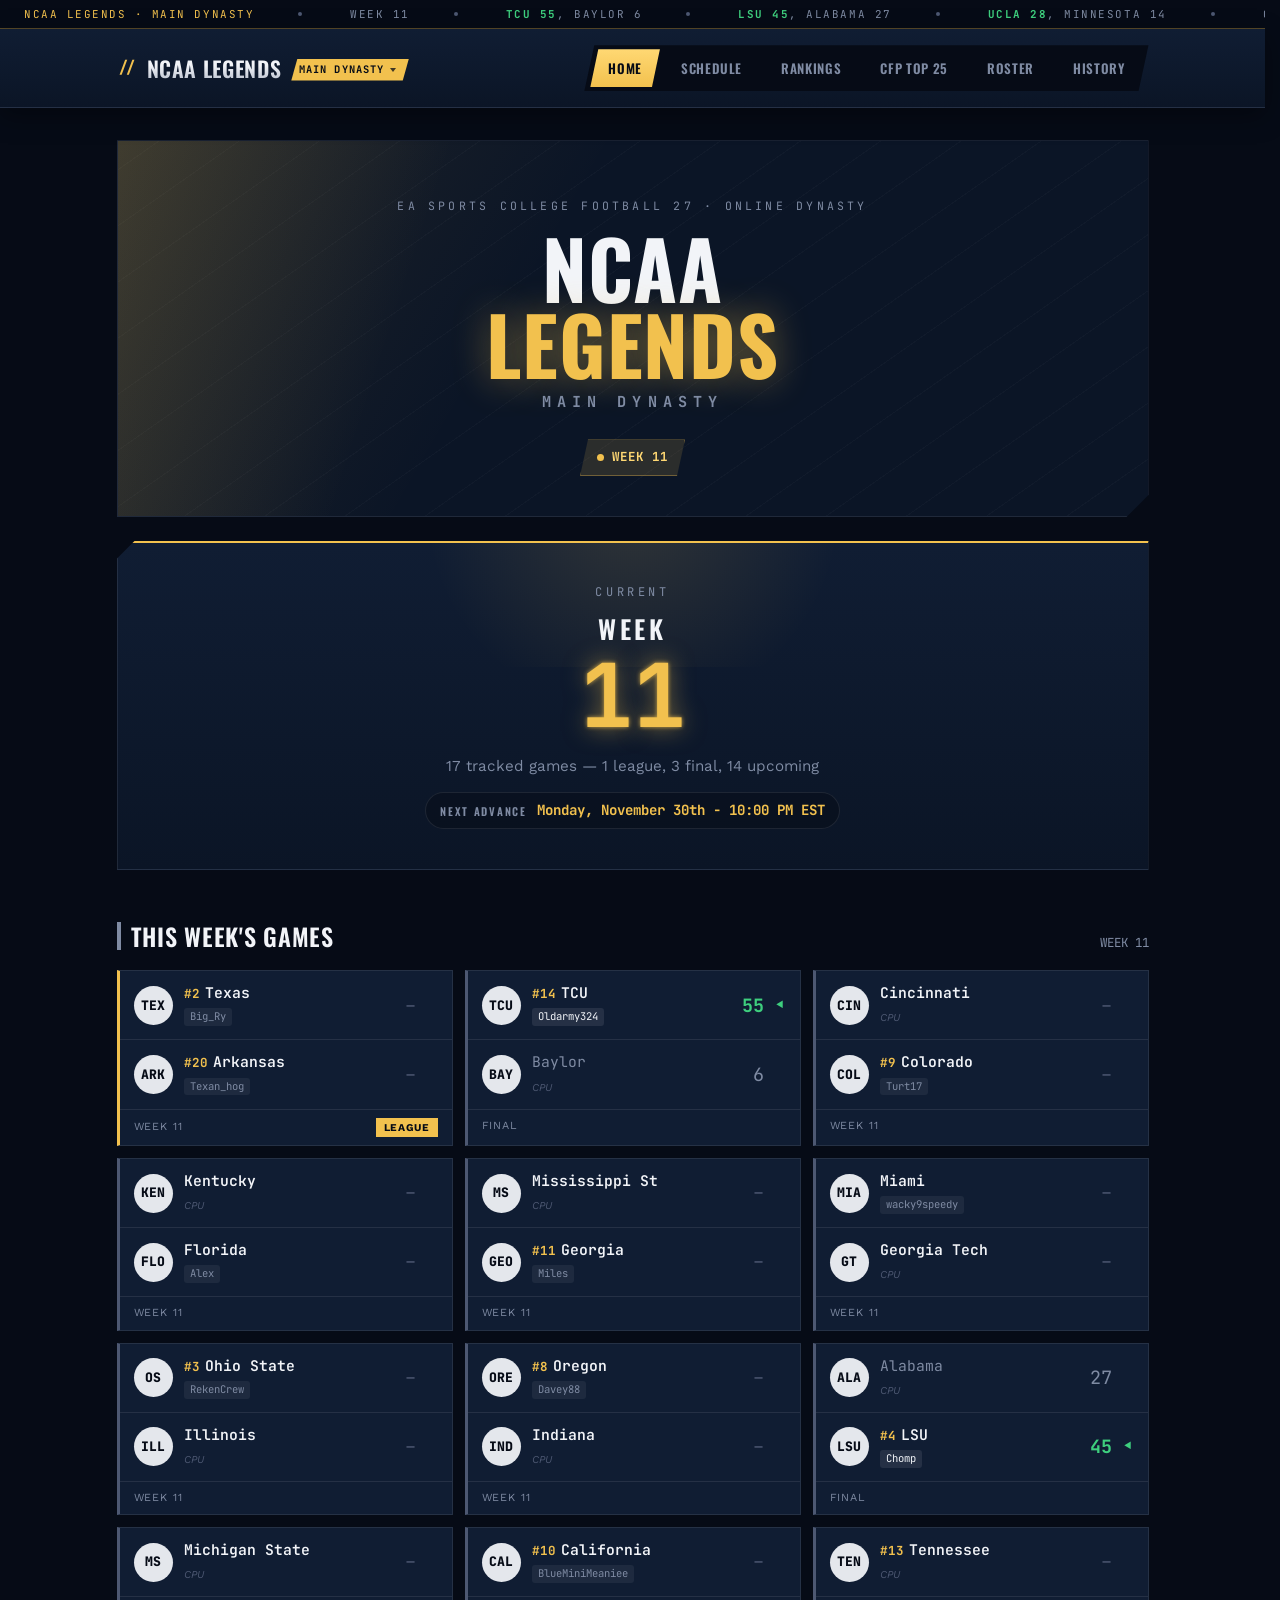
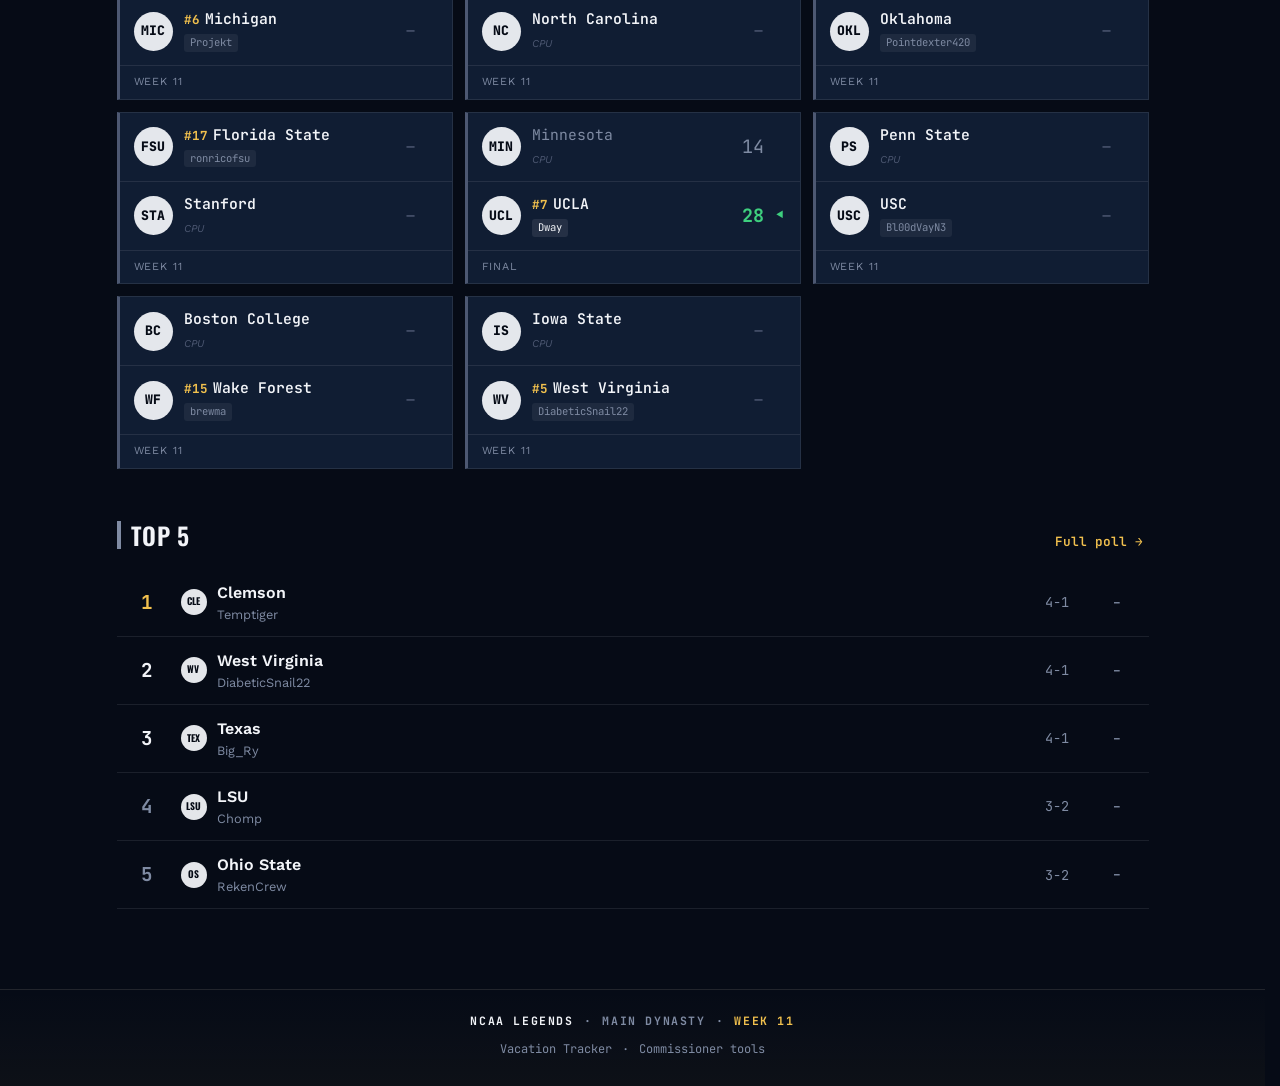
<file: main/index.html>
<!DOCTYPE html>
<html lang="en">
<head>
<meta charset="UTF-8">
<meta name="viewport" content="width=device-width, initial-scale=1.0">
<title>NCAA Legends — Main Dynasty</title>
<meta name="description" content="NCAA Legends Main Dynasty — an EA Sports College Football 27 online dynasty league. Schedule, power rankings, and roster.">

<!-- Assets live at the repo root, one level up from every league folder. -->
<link rel="icon" type="image/svg+xml" href="../favicon.svg">
<link rel="icon" type="image/png" sizes="32x32" href="../favicon-32.png">
<link rel="apple-touch-icon" sizes="180x180" href="../apple-touch-icon.png">

<!-- ============================================================
     LINK PREVIEWS (Discord, iMessage, Slack, Twitter)
     These MUST be absolute URLs — a relative path shows no preview
     at all. Each league has its own og:url and canonical so a link
     to /main/ previews as that league, not as the landing page.
     ============================================================ -->
<meta property="og:type" content="website">
<meta property="og:site_name" content="NCAA Legends">
<meta property="og:title" content="NCAA Legends — Main Dynasty">
<meta property="og:description" content="EA Sports College Football 27 online dynasty. Schedule, power rankings, and the coach roster.">
<meta property="og:url" content="https://ncaalegends.github.io/main/">
<meta property="og:image" content="https://ncaalegends.github.io/main/og-image.png">
<meta property="og:image:width" content="1200">
<meta property="og:image:height" content="630">
<meta name="twitter:card" content="summary_large_image">
<meta name="twitter:title" content="NCAA Legends — Main Dynasty">
<meta name="twitter:description" content="EA Sports College Football 27 online dynasty. Schedule, power rankings, and the coach roster.">
<meta name="twitter:image" content="https://ncaalegends.github.io/main/og-image.png">
<link rel="canonical" href="https://ncaalegends.github.io/main/">
<meta name="theme-color" content="#060b16">

<link rel="preconnect" href="https://fonts.googleapis.com">
<link rel="preconnect" href="https://fonts.gstatic.com" crossorigin>
<link href="https://fonts.googleapis.com/css2?family=Oswald:wght@400;500;600;700&family=JetBrains+Mono:wght@400;600;700&family=Work+Sans:wght@400;500;600;700&display=swap" rel="stylesheet">
<link rel="stylesheet" href="../style.css">
</head>

<!-- data-league drives the accent palette. See "PER-LEAGUE ACCENTS"
     in style.css — it's the only thing that differs visually. -->
<body data-league="main">

<a class="skip-link" href="#main">Skip to content</a>

<!-- Filled by renderTicker() from the data files — see script.js -->
<div class="ticker" aria-hidden="true">
  <div class="ticker-track" id="ticker-track"></div>
</div>

<header class="site-header">
  <div class="header-inner">
    <div class="league-mark">
      <a class="league-home" href="../" aria-label="All NCAA Legends leagues">
        <span class="hash">//</span>
      </a>
      <span class="league-name" id="league-name">NCAA LEGENDS</span>

      <!-- The badge doubles as the league switcher. <details> gives
           us open/close and keyboard support natively; script.js
           fills the menu from SITE_LEAGUES in people.js. -->
      <details class="league-switch" id="league-switch">
        <summary class="league-badge" id="league-badge"
                 aria-label="Switch league">MAIN DYNASTY</summary>
        <div class="league-menu" id="league-menu"></div>
      </details>
    </div>
    <!-- On mobile this whole block collapses into a hamburger. A plain
         button + JS-toggled .open class, not <details> — see the note
         in style.css on the MOBILE TAB MENU rules for why <details>
         doesn't work here. Desktop needs nothing special: .tabs just
         renders as a normal nav. -->
    <div class="tabs-menu" id="tabs-menu">
      <button type="button" class="tabs-toggle" id="tabs-toggle" aria-label="Menu" aria-haspopup="true" aria-expanded="false" aria-controls="tabs"><span class="tabs-toggle-bars"></span></button>
      <nav class="tabs" id="tabs" role="tablist" aria-label="Sections">
        <button class="tab-btn active" data-tab="home" role="tab" aria-selected="true" aria-controls="home">Home</button>
        <button class="tab-btn" data-tab="schedule" role="tab" aria-selected="false" aria-controls="schedule">Schedule</button>
        <button class="tab-btn" data-tab="rankings" role="tab" aria-selected="false" aria-controls="rankings">Rankings</button>
        <button class="tab-btn" data-tab="top25" role="tab" aria-selected="false" aria-controls="top25">Top 25</button>
        <button class="tab-btn" data-tab="roster" role="tab" aria-selected="false" aria-controls="roster">Roster</button>
        <button class="tab-btn" data-tab="history" role="tab" aria-selected="false" aria-controls="history">History</button>
      </nav>
    </div>
  </div>
</header>

<main id="main">

  <!-- HOME -->
  <section id="home" class="tab-panel active" role="tabpanel" tabindex="-1">

    <div class="hero">
      <div class="hero-bg"></div>
      <div class="hero-stripe"></div>
      <p class="hero-eyebrow">EA SPORTS COLLEGE FOOTBALL 27 &middot; ONLINE DYNASTY</p>
      <h1 class="hero-title">NCAA <span>LEGENDS</span></h1>
      <p class="hero-sub" id="hero-sub">MAIN DYNASTY</p>

      <div class="hero-status">
        <span class="status-dot"></span>
        <span id="launch-status">PRE-SEASON — COACHES SIGNING UP</span>
      </div>
    </div>

    <div class="jumbotron">
      <div class="jumbo-glow"></div>
      <div class="jumbo-frame" id="jumbo-frame"></div>
      <p class="jumbo-sub" id="week-summary"></p>
      <p class="jumbo-advance" id="next-advance" hidden></p>
    </div>

    <!-- Filled by renderLiveNow() only when someone in this league is
         streaming — empty and invisible otherwise. -->
    <div class="live-now" id="live-now"></div>

    <div class="section-block">
      <div class="section-head">
        <h2 class="section-title">This Week's Games</h2>
        <span class="section-tag" id="this-week-tag"></span>
      </div>
      <div id="this-week-games"></div>
    </div>

    <div class="section-block">
      <div class="section-head">
        <h2 class="section-title">Top 5</h2>
        <button class="link-btn" data-tab="rankings">Full poll &rarr;</button>
      </div>
      <ol class="poll-list poll-preview" id="rankings-preview"></ol>
    </div>

  </section>

  <!-- SCHEDULE -->
  <section id="schedule" class="tab-panel" role="tabpanel" tabindex="-1">
    <div class="section-head">
      <h2 class="section-title">Schedule</h2>
    </div>

    <div class="sched-toggle">
      <button class="sched-toggle-btn active" data-sched-view="weekly">Weekly</button>
      <button class="sched-toggle-btn" data-sched-view="team">By Team</button>
    </div>

    <div id="sched-weekly" class="sched-view active">
      <div class="sched-controls">
        <label for="week-select">Week</label>
        <select id="week-select"></select>
      </div>
      <div id="weekly-games"></div>
    </div>

    <div id="sched-team" class="sched-view">
      <div class="sched-controls">
        <label for="team-select">Team</label>
        <select id="team-select"></select>
      </div>
      <div id="team-schedule"></div>
    </div>
  </section>

  <!-- RANKINGS -->
  <section id="rankings" class="tab-panel" role="tabpanel" tabindex="-1">
    <div class="section-head">
      <h2 class="section-title">Power Rankings</h2>
      <span class="section-tag" id="rankings-week-label"></span>
    </div>
    <p class="rankings-note">Ranks H2H games only — user vs. user results, not CPU matchups.</p>
    <ol class="poll-list" id="full-rankings"></ol>
  </section>

  <!-- TOP 25 (in-game AP poll) -->
  <section id="top25" class="tab-panel" role="tabpanel" tabindex="-1">

    <!-- CFP BRACKET
         Empty and hidden until the season reaches the CFP era
         (week 10) and a bracket has been transcribed into
         cfp-data.js. renderCfpBracket() fills it and unhides it;
         before then this is a zero-height comment's worth of page. -->
    <div class="cfp-bracket-wrap" id="cfp-bracket" hidden></div>

    <div class="section-head">
      <!-- id, not just a class: the bracket above renders its own
           .section-head, so "#top25 .section-title" would resolve to
           whichever of the two happens to be first in the DOM. -->
      <h2 class="section-title" id="top25-title">Top 25</h2>
      <span class="section-tag" id="top25-week-label"></span>
    </div>
    <ol class="top25-list" id="top25-list"></ol>

    <!-- HEISMAN WATCH
         The in-game watch list, four players a week, under the poll.
         Hidden until heisman-data.js has a week the season has
         reached; renderHeisman() fills and unhides it. -->
    <div class="heisman-wrap" id="heisman" hidden>
      <div class="section-head hw-head">
        <h2 class="section-title" id="heisman-title">Heisman Watch</h2>
        <span class="section-tag" id="heisman-week-label"></span>
        <div class="hw-weeks" id="heisman-weeks" role="group" aria-label="Heisman Watch week"></div>
      </div>
      <ol class="hw-list" id="heisman-list"></ol>
    </div>
  </section>

  <!-- ROSTER -->
  <section id="roster" class="tab-panel" role="tabpanel" tabindex="-1">
    <div class="section-head">
      <h2 class="section-title">Coaches &amp; Teams</h2>
    </div>
    <div class="roster-grid" id="roster-grid"></div>
  </section>

  <!-- HISTORY — every played game and every poll, all seasons.
       Built by script.js (showHistory) the first time the tab
       opens, from history-core.js. -->
  <section id="history" class="tab-panel" role="tabpanel" tabindex="-1">
    <div class="section-head">
      <h2 class="section-title">History</h2>
      <span class="section-tag" id="history-tag"></span>
    </div>
    <div id="history-root"></div>
  </section>

</main>

<!-- COACH CARD MODAL
     Native <dialog>: focus trapping, background inertness, Escape to
     close and the ::backdrop layer all come from the browser. The
     inner wrapper is load-bearing, not decoration — a backdrop click
     registers on the <dialog> itself and never on its contents, which
     is how script.js tells the two apart. Filled by openCoachModal(). -->
<dialog id="coach-modal" class="coach-modal" aria-labelledby="cm-title">
  <div class="cm-body" id="coach-modal-body"></div>
</dialog>

<!-- HEISMAN PLAYER HISTORY — same <dialog> pattern as the coach card.
     Filled by openHeismanModal(). -->
<dialog id="heisman-modal" class="coach-modal hw-modal" aria-labelledby="hm-title">
  <div class="cm-body" id="heisman-modal-body"></div>
</dialog>

<footer class="site-footer">
  <div class="footer-status" id="footer-status"></div>
  <div class="footer-links" id="footer-links"></div>
</footer>

<!-- Data files load before the logic. defer keeps them in order
     and waits for the DOM, so no DOMContentLoaded wrapper needed.
     script.js and style.css are shared by all three leagues — only
     the two data files below are league-specific. -->
<script src="seasons/2026/archive.js" defer></script>
<script src="seasons/2027/archive.js" defer></script>
<script src="league-data.js" defer></script>
<script src="schedule-data.js" defer></script>
<script src="top25-data.js" defer></script>
<script src="heisman-data.js" defer></script>
<script src="cfp-data.js" defer></script>
<script src="postseason-data.js" defer></script>
<script src="../people.js" defer></script>
<script src="../team-colors.js" defer></script>
<script src="../week-core.js" defer></script>
<script src="../history-core.js" defer></script>
<script src="../script.js" defer></script>
</body>
</html>
</file>
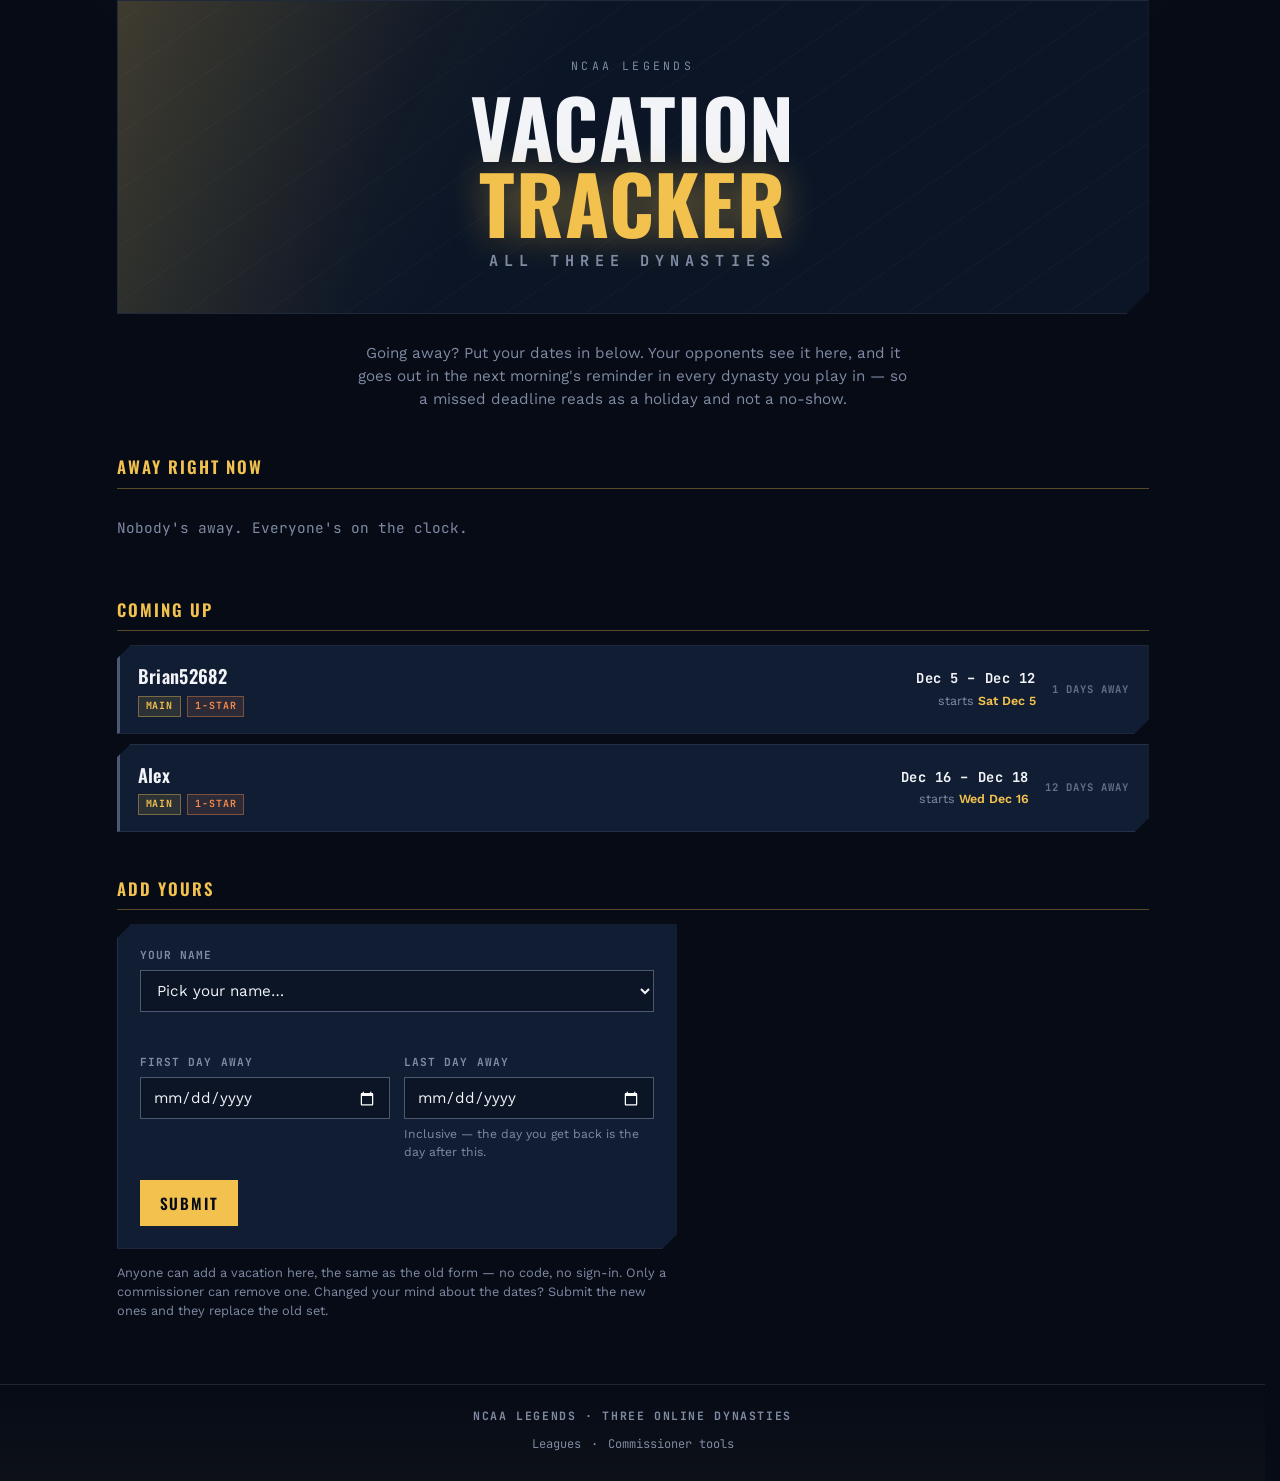
<file: vacation/index.html>
<!DOCTYPE html>
<html lang="en">
<head>
<meta charset="UTF-8">
<meta name="viewport" content="width=device-width, initial-scale=1.0">
<title>Vacation Tracker — NCAA Legends</title>
<meta name="description" content="Who's away, across all three NCAA Legends dynasties. Submit your dates so your opponent and the commissioners know before the deadline passes.">

<link rel="icon" type="image/svg+xml" href="../favicon.svg">
<link rel="icon" type="image/png" sizes="32x32" href="../favicon-32.png">
<link rel="apple-touch-icon" sizes="180x180" href="../apple-touch-icon.png">

<meta property="og:type" content="website">
<meta property="og:site_name" content="NCAA Legends">
<meta property="og:title" content="Vacation Tracker — NCAA Legends">
<meta property="og:description" content="Who's away, across all three dynasties. Submit your dates in ten seconds.">
<meta property="og:url" content="https://ncaalegends.github.io/vacation/">
<meta property="og:image" content="https://ncaalegends.github.io/og-image.png">
<meta property="og:image:width" content="1200">
<meta property="og:image:height" content="630">
<meta name="twitter:card" content="summary_large_image">
<meta name="twitter:title" content="Vacation Tracker — NCAA Legends">
<meta name="twitter:description" content="Who's away, across all three dynasties.">
<meta name="twitter:image" content="https://ncaalegends.github.io/og-image.png">
<link rel="canonical" href="https://ncaalegends.github.io/vacation/">
<meta name="theme-color" content="#060b16">

<link rel="preconnect" href="https://fonts.googleapis.com">
<link rel="preconnect" href="https://fonts.gstatic.com" crossorigin>
<link href="https://fonts.googleapis.com/css2?family=Oswald:wght@400;500;600;700&family=JetBrains+Mono:wght@400;600;700&family=Work+Sans:wght@400;500;600;700&display=swap" rel="stylesheet">
<link rel="stylesheet" href="../style.css">

<!-- SITE_LEAGUES (the three dynasties and their accents) and the
     name-matching rules that decide two roster entries are the same
     person. -->
<script src="../people.js"></script>
<!-- The vacation rules themselves: what counts as active, what
     counts as a valid submission, how a range is worded. The same
     file tools/nudge.js and tools/apply.js read them from, so this
     page can't promise something the runner will refuse. -->
<script src="../vacation-core.js"></script>
<!-- The tracker itself. A plain const, as every data file on this
     site is. -->
<script src="../vacations.js"></script>
</head>
<body data-league="main">

<a class="skip-link" href="#main">Skip to content</a>

<main id="main" class="picker-page">

  <div class="hero">
    <div class="hero-bg"></div>
    <div class="hero-stripe"></div>
    <p class="hero-eyebrow">NCAA LEGENDS</p>
    <h1 class="hero-title">VACATION <span>TRACKER</span></h1>
    <p class="hero-sub">ALL THREE DYNASTIES</p>
  </div>

  <p class="vac-intro">
    Going away? Put your dates in below. Your opponents see it here, and it
    goes out in the next morning's reminder in every dynasty you play in —
    so a missed deadline reads as a holiday and not a no-show.
  </p>

  <section class="vac-section" aria-labelledby="vac-now-h">
    <h2 class="vac-h" id="vac-now-h">Away right now</h2>
    <div id="vac-now" class="vac-list">
      <p class="sched-empty">Loading&hellip;</p>
    </div>
  </section>

  <section class="vac-section" aria-labelledby="vac-soon-h">
    <h2 class="vac-h" id="vac-soon-h">Coming up</h2>
    <div id="vac-soon" class="vac-list">
      <p class="sched-empty">Loading&hellip;</p>
    </div>
  </section>

  <section class="vac-section" aria-labelledby="vac-add-h">
    <h2 class="vac-h" id="vac-add-h">Add yours</h2>

    <form class="vac-form" id="vac-form" novalidate>
      <div class="vac-field">
        <label for="vac-coach">Your name</label>
        <!-- A DROPDOWN, NOT A TEXT BOX. The form this replaces took
             free text, and a misspelling was indistinguishable from
             a real coach right up until the reminder failed to
             mention somebody. Built from the three live rosters. -->
        <select id="vac-coach" name="coach" required>
          <option value="">Loading rosters&hellip;</option>
        </select>
        <p class="vac-hint" id="vac-where">&nbsp;</p>
      </div>

      <div class="vac-dates">
        <div class="vac-field">
          <label for="vac-start">First day away</label>
          <input type="date" id="vac-start" name="start" required>
        </div>
        <div class="vac-field">
          <label for="vac-end">Last day away</label>
          <input type="date" id="vac-end" name="end" required>
          <p class="vac-hint">Inclusive — the day you get back is the day after this.</p>
        </div>
      </div>

      <button type="submit" class="vac-submit" id="vac-submit">Submit</button>

      <p class="vac-status" id="vac-status" role="status" aria-live="polite"></p>
    </form>

    <p class="vac-note">
      Anyone can add a vacation here, the same as the old form — no code,
      no sign-in. Only a commissioner can remove one. Changed your mind
      about the dates? Submit the new ones and they replace the old set.
    </p>
  </section>

</main>

<footer class="site-footer">
  <div class="footer-status">NCAA LEGENDS · THREE ONLINE DYNASTIES</div>
  <div class="footer-links">
    <a href="../">Leagues</a>
    <span class="fs-sep">&middot;</span>
    <a href="../admin/">Commissioner tools</a>
  </div>
</footer>

<script>
/* ============================================================
   VACATION PAGE
   ------------------------------------------------------------
   Reads /vacations.js (already loaded above) and the three
   league-data.js files, and answers two questions: who is away,
   and which dynasties does each of them play in.

   NOTHING ABOUT LEAGUES IS STORED ON A VACATION. The chips beside
   each name are worked out here by matching against each league's
   own COACHES array — the same derivation tools/nudge.js does when
   it decides which channels hear about it. That's the whole design:
   Salzy submits once and it lands in the 1-star and the 3-star,
   with nothing to keep in sync and nothing to get wrong.

   The league files are plain top-level `const` declarations meant
   for a <script> tag. Fetching the text and running it inside a
   Function body gives each one its own scope, which is what makes
   it safe to load all three despite every file declaring
   identically-named constants. Same trick as the landing page.
   ============================================================ */

/* The Cloudflare Worker that fronts the repo — the same one the
   admin page posts scores to. Its /vacation route is the one that
   takes no access code; see the block comment beside
   VACATION_LIMIT in worker/admin-api.js for why that's safe. */
const ADMIN_API = "https://ncaa-legends-admin.westfall-105.workers.dev/";

const V = VacationCore;
const TODAY = V.today();

const esc = (s) => String(s ?? "").replace(/[&<>"']/g,
  (c) => ({ "&": "&amp;", "<": "&lt;", ">": "&gt;", '"': "&quot;", "'": "&#39;" }[c]));

const $ = (id) => document.getElementById(id);

/* slug -> { label, accent, roster } once the files land. */
const leagues = new Map();

async function loadLeague(meta) {
  const res = await fetch(`../${meta.dir}/league-data.js`, { cache: "no-cache" });
  if (!res.ok) throw new Error(`HTTP ${res.status}`);
  const src = await res.text();
  const { COACHES } = new Function(`${src}\nreturn { COACHES };`)();
  return COACHES || [];
}

/* Which dynasties this person is on the roster of, right now.
   Anyone already off the roster grid — stepped away, or quit
   mid-season — is skipped by rosterNames(), for the same reason
   they're skipped in the landing page's coach count: they have no
   games to be away from. */
function chipsFor(name) {
  const out = [];
  for (const [, L] of leagues) {
    if (L.names.has(V.key(name))) out.push(L);
  }
  return out;
}

function chipHtml(L) {
  return `<span class="vac-chip" style="--team:${L.accent}">${esc(L.short)}</span>`;
}

function cardHtml(v, kind) {
  const chips = chipsFor(v.coach);
  const left = V.daysRemaining(v, TODAY);

  /* A name on the tracker who isn't on any roster is a real thing
     to surface rather than hide: it means somebody left the league
     with a vacation still on file, or a name was hand-edited into
     the data file wrong. Saying so beats rendering a card with a
     blank space where the dynasties should be. */
  const where = chips.length
    ? chips.map(chipHtml).join("")
    : `<span class="vac-chip vac-chip-none">not on a roster</span>`;

  const when =
    kind === "now"
      ? `back <strong>${esc(V.backOn(v))}</strong>`
      : `starts <strong>${esc(V.dayName(v.start))} ${esc(V.shortDate(v.start))}</strong>`;

  const tail =
    kind === "now"
      ? left === 0
        ? "last day"
        : `${left} more day${left === 1 ? "" : "s"}`
      : `${V.daysBetween(TODAY, v.start)} days away`;

  return `
    <article class="vac-card${kind === "now" ? " vac-card-now" : ""}">
      <div class="vac-card-main">
        <span class="vac-name">${esc(v.coach)}</span>
        <span class="vac-chips">${where}</span>
      </div>
      <div class="vac-card-when">
        <span class="vac-range">${esc(V.formatRange(v))}</span>
        <span class="vac-back">${when}</span>
      </div>
      <span class="vac-tail">${esc(tail)}</span>
    </article>`;
}

function renderLists() {
  const now = V.active(VACATIONS, TODAY);
  const soon = V.upcoming(VACATIONS, TODAY);

  $("vac-now").innerHTML = now.length
    ? now.map((v) => cardHtml(v, "now")).join("")
    : `<p class="sched-empty">Nobody's away. Everyone's on the clock.</p>`;

  $("vac-soon").innerHTML = soon.length
    ? soon.map((v) => cardHtml(v, "soon")).join("")
    : `<p class="sched-empty">Nothing on the calendar yet.</p>`;
}

/* ------------------------------------------------------------
   THE NAME LIST
   ------------------------------------------------------------
   One entry per PERSON, not per roster spot — 32 people fill 48
   roster spots across the three leagues. Deduped on the same key
   people.js uses, and shown with the spelling from the first
   league they appear in, which is the spelling the rosters already
   show them under.
   ------------------------------------------------------------ */
function fillNames() {
  const seen = new Map(); // key -> display name
  for (const [, L] of leagues) {
    for (const name of L.display) {
      if (!seen.has(V.key(name))) seen.set(V.key(name), name);
    }
  }

  const names = [...seen.values()].sort((a, b) => a.localeCompare(b, undefined, { sensitivity: "base" }));

  const sel = $("vac-coach");
  sel.innerHTML =
    `<option value="">Pick your name&hellip;</option>` +
    names.map((n) => `<option value="${esc(n)}">${esc(n)}</option>`).join("");
}

/* A small confirmation that the right person was picked, and a
   quiet demonstration of the thing people get wrong about this
   tracker: you submit once, it covers every dynasty you're in. */
function showWhere() {
  const name = $("vac-coach").value;
  const el = $("vac-where");
  if (!name) {
    el.innerHTML = "&nbsp;";
    return;
  }
  const chips = chipsFor(name);
  el.textContent = chips.length
    ? `Covers ${chips.map((L) => L.label).join(" and ")} — one submission, every dynasty you're in.`
    : "That name isn't on a roster right now — a commissioner will need to sort this out.";
}

/* ------------------------------------------------------------
   SUBMIT
   ------------------------------------------------------------
   Validated here with the identical function the runner uses, so
   a range this page accepts is one tools/apply.js will accept, and
   the wording of a refusal is the same on both sides.
   ------------------------------------------------------------ */
function knownNames() {
  const out = [];
  for (const [, L] of leagues) out.push(...L.display);
  return out;
}

function say(msg, kind) {
  const el = $("vac-status");
  el.textContent = msg;
  el.className = `vac-status${kind ? ` vac-${kind}` : ""}`;
}

async function submit(e) {
  e.preventDefault();

  const entry = {
    coach: $("vac-coach").value,
    start: $("vac-start").value,
    end: $("vac-end").value,
  };

  const problem = V.validate(entry, { known: knownNames(), today: TODAY });
  if (problem) {
    say(problem, "bad");
    return;
  }

  const btn = $("vac-submit");
  btn.disabled = true;
  say("Sending…");

  try {
    const res = await fetch(new URL("vacation", ADMIN_API), {
      method: "POST",
      headers: { "Content-Type": "application/json" },
      body: JSON.stringify({ payload: entry }),
    });
    const data = await res.json().catch(() => ({}));

    if (!res.ok) {
      say(data.error || `Something went wrong (${res.status}).`, "bad");
      btn.disabled = false;
      return;
    }

    /* The write happens in a GitHub Actions run, so it is not
       instant and this page will not show it on a refresh for a
       minute or so. Saying so is the difference between "it
       worked" and somebody submitting it four more times. */
    say(
      `Got it — ${entry.coach}, ${V.formatRange(entry)}. It'll show up on this page in a minute or two, ` +
        `and in tomorrow morning's reminder.`,
      "good"
    );
    $("vac-form").reset();
    showWhere();
  } catch (err) {
    say("Couldn't reach the server. Check your connection and try again.", "bad");
    btn.disabled = false;
  }
}

/* ------------------------------------------------------------
   INIT
   ------------------------------------------------------------ */
(async function init() {
  /* Dates can't start in the past — a vacation that's already over
     is refused by vacation-core anyway, and the browser's own date
     picker is a friendlier place to learn that than a red box. */
  $("vac-start").min = TODAY;
  $("vac-end").min = TODAY;
  $("vac-start").addEventListener("change", () => {
    $("vac-end").min = $("vac-start").value || TODAY;
    if ($("vac-end").value && $("vac-end").value < $("vac-start").value) {
      $("vac-end").value = $("vac-start").value;
    }
  });
  $("vac-coach").addEventListener("change", showWhere);
  $("vac-form").addEventListener("submit", submit);

  /* Settled, not all — one league's data file failing to load must
     not blank the whole page. The tracker still renders; that
     league's chips are simply missing. */
  const results = await Promise.allSettled(SITE_LEAGUES.map(loadLeague));

  SITE_LEAGUES.forEach((meta, i) => {
    const r = results[i];
    if (r.status === "rejected") {
      console.warn(`[vacation] ${meta.dir} roster failed to load:`, r.reason);
      return;
    }
    const display = V.rosterNames(r.value);
    leagues.set(meta.dir, {
      label: meta.label,
      short: meta.label.replace(/ Dynasty$/, ""),
      accent: meta.accent,
      display,
      names: new Set(display.map(V.key)),
    });
  });

  fillNames();
  renderLists();
})();
</script>
</body>
</html>
</file>
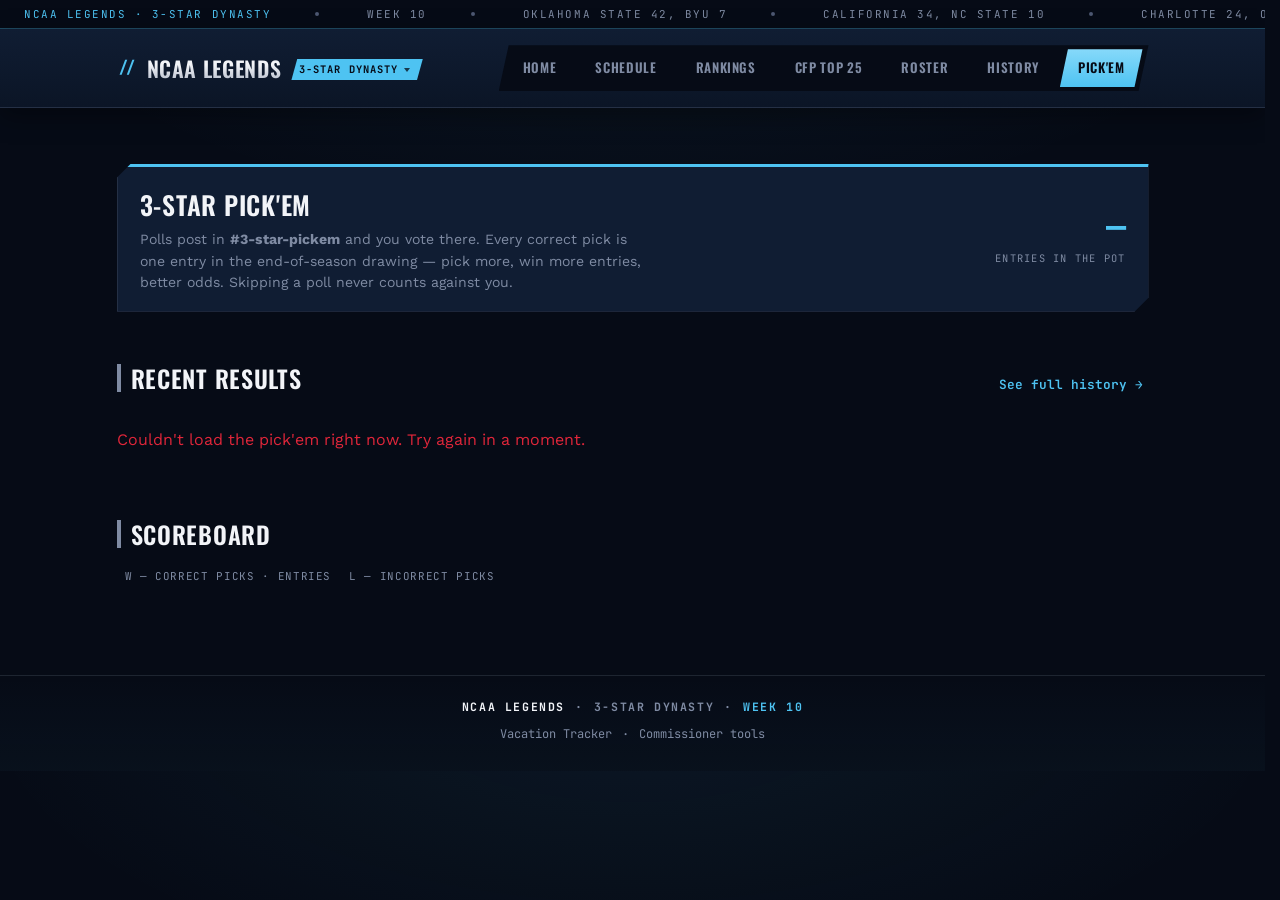
<file: 3star/pickem/index.html>
<!DOCTYPE html>
<html lang="en">
<head>
<meta charset="UTF-8">
<meta name="viewport" content="width=device-width, initial-scale=1.0">
<title>NCAA Legends — 3-Star Pick'em</title>
<meta name="description" content="NCAA Legends 3-Star Dynasty pick'em — vote in Discord, results and the season scoreboard here.">

<!-- Read-only view of the pick'em. Voting happens in Discord; this
     page renders what came back, from GET /public on the pick'em
     Worker. Design notes in docs/SCOPING-voting-polls.md.

     The shared chrome — ticker, header, league switcher, footer —
     comes from script.js and the league data files loaded at the
     bottom, the same ones 3star/index.html uses. script.js takes its
     shell-only branch here because this page has no .tab-panel. -->

<link rel="icon" type="image/svg+xml" href="../../favicon.svg">
<link rel="icon" type="image/png" sizes="32x32" href="../../favicon-32.png">
<link rel="apple-touch-icon" sizes="180x180" href="../../apple-touch-icon.png">
<meta name="theme-color" content="#060b16">

<link rel="preconnect" href="https://fonts.googleapis.com">
<link rel="preconnect" href="https://fonts.gstatic.com" crossorigin>
<link href="https://fonts.googleapis.com/css2?family=Oswald:wght@400;500;600;700&family=JetBrains+Mono:wght@400;600;700&family=Work+Sans:wght@400;500;600;700&display=swap" rel="stylesheet">

<!-- The whole point: this page inherits the league stylesheet rather
     than restating it. Only pick'em-specific rules live below. -->
<link rel="stylesheet" href="../../style.css">

<style>
/* ============================================================
   PICK'EM
   ------------------------------------------------------------
   Reuses the site's tokens throughout — --gold is the league
   accent (ice blue here), --win/--crimson are the reserved
   result colors, and every panel repeats the notched clip-path
   geometry from style.css so this reads as the same product.
   ============================================================ */

.pk-panel {
  background: var(--navy-panel);
  border: 1px solid var(--line);
  border-top: 3px solid var(--gold);
  clip-path: polygon(var(--cut) 0, 100% 0, 100% calc(100% - var(--cut)),
                     calc(100% - var(--cut)) 100%, 0 100%, 0 var(--cut));
}

/* --- the explainer strip under the page title --- */
.pk-intro {
  display: flex;
  align-items: center;
  gap: 22px;
  flex-wrap: wrap;
  padding: 18px 22px;
  margin-top: 24px;
}
.pk-intro-text { flex: 1; min-width: 240px; }
.pk-intro-text h1 {
  font-family: var(--font-display);
  font-size: 1.6rem;
  font-weight: 600;
  letter-spacing: 0.03em;
  text-transform: uppercase;
}
.pk-intro-text p {
  margin: 6px 0 0;
  color: var(--steel);
  font-size: 0.88rem;
  max-width: 56ch;
}
.pk-intro-stat { text-align: right; }
.pk-intro-stat .n {
  font-family: var(--font-mono);
  font-size: 2.1rem;
  font-weight: 700;
  color: var(--gold);
  line-height: 1;
  font-variant-numeric: tabular-nums;
}
.pk-intro-stat .l {
  font-family: var(--font-mono);
  font-size: 0.65rem;
  letter-spacing: 0.12em;
  color: var(--steel);
  text-transform: uppercase;
  margin-top: 6px;
}

/* --- open polls ---
   There can be several at once (a week of games all open together),
   so the container is a stack and each poll gets its OWN panel. When
   the container was the panel, every poll's badge/matchup/button
   became siblings in one wrapping flex row and the whole block
   scrambled — buttons beside the wrong matchups. */
.pk-open-list {
  display: grid;
  gap: 12px;
  margin-top: 20px;
}
.pk-open-list[hidden] { display: none; }

.pk-open {
  display: flex;
  align-items: center;
  gap: 18px;
  flex-wrap: wrap;
  padding: 16px 22px;
  border-top-color: var(--crimson);
}
/* [hidden] sets display:none in the UA sheet, which a class rule
   setting display:flex beats on specificity — so the panel stayed
   visible as an empty red-edged box when nothing was open. Same trap
   as .tabs[hidden]; stated explicitly rather than relying on order. */
.pk-open[hidden] { display: none; }

.pk-live {
  display: inline-flex;
  align-items: center;
  gap: 7px;
  font-family: var(--font-mono);
  font-size: 0.66rem;
  font-weight: 700;
  letter-spacing: 0.12em;
  color: var(--crimson);
}
.pk-live .status-dot { background: var(--crimson); }
.pk-open-main { flex: 1; min-width: 220px; }
.pk-open-match {
  font-family: var(--font-display);
  font-size: 1.15rem;
  font-weight: 500;
  letter-spacing: 0.02em;
}
.pk-open-meta {
  font-family: var(--font-mono);
  font-size: 0.74rem;
  color: var(--steel);
  margin-top: 3px;
}
.pk-btn {
  font-family: var(--font-display);
  font-size: 0.8rem;
  font-weight: 600;
  letter-spacing: 0.05em;
  text-transform: uppercase;
  padding: 10px 20px;
  background: linear-gradient(180deg, var(--gold-bright), var(--gold));
  color: var(--navy-deep);
  text-decoration: none;
  clip-path: polygon(8px 0, 100% 0, calc(100% - 8px) 100%, 0 100%);
  transition: filter var(--leave);
}
.pk-btn:hover { filter: brightness(1.12); transition: filter var(--arrive); }

/* --- result cards --- */
.pk-results { display: grid; gap: 12px; }

.pk-card { padding: 0; }
.pk-card-head {
  width: 100%;
  display: grid;
  grid-template-columns: 1fr auto;
  gap: 14px;
  align-items: center;
  padding: 15px 20px;
  background: none;
  border: 0;
  color: inherit;
  font: inherit;
  text-align: left;
  cursor: pointer;
  transition: background var(--leave);
}
.pk-card-head:hover {
  background: rgba(242, 244, 248, 0.03);
  transition: background var(--arrive);
}

.pk-kind {
  display: inline-block;
  font-family: var(--font-mono);
  font-size: 0.6rem;
  font-weight: 700;
  letter-spacing: 0.12em;
  padding: 2px 7px;
  color: var(--navy-deep);
  background: var(--steel);
  clip-path: polygon(4px 0, 100% 0, calc(100% - 4px) 100%, 0 100%);
}
.pk-kind.is-dynasty { background: var(--gold); }

.pk-match {
  font-family: var(--font-display);
  font-size: 1.1rem;
  font-weight: 500;
  letter-spacing: 0.02em;
  margin-top: 7px;
  display: flex;
  align-items: center;
  gap: 9px;
  flex-wrap: wrap;
}
.pk-side.won { color: var(--win); }
.pk-side.lost { color: var(--steel); text-decoration: line-through; }
.pk-vs { font-size: 0.75rem; color: var(--steel-dim); }

/* The split bar. Only ever rendered for settled or closed polls —
   an open poll shows a vote count and nothing else, so nobody can
   watch the tally and switch sides before the deadline. */
.pk-bar {
  display: flex;
  height: 6px;
  margin-top: 11px;
  background: var(--navy-deep);
  overflow: hidden;
}
.pk-bar span { display: block; height: 100%; }
.pk-bar .a { background: var(--gold); }
.pk-bar .b { background: var(--steel-dim); }

.pk-split {
  font-family: var(--font-mono);
  font-size: 0.74rem;
  color: var(--steel);
  margin-top: 7px;
  font-variant-numeric: tabular-nums;
}

.pk-card-right {
  text-align: right;
  font-family: var(--font-mono);
  font-size: 0.7rem;
  color: var(--steel);
  letter-spacing: 0.06em;
  white-space: nowrap;
}
.pk-chev { display: block; font-size: 1rem; margin-top: 8px; color: var(--steel-dim); }
.pk-card-head[aria-expanded="true"] .pk-chev { color: var(--gold); }

/* --- expanded: who picked which side --- */
.pk-picks {
  border-top: 1px solid var(--line);
  padding: 16px 20px 18px;
  display: grid;
  grid-template-columns: 1fr 1fr;
  gap: 18px;
}
.pk-picks[hidden] { display: none; }
.pk-col-head {
  font-family: var(--font-mono);
  font-size: 0.68rem;
  font-weight: 700;
  letter-spacing: 0.1em;
  text-transform: uppercase;
  color: var(--steel);
  padding-bottom: 9px;
  margin-bottom: 11px;
  border-bottom: 1px solid var(--line);
}
.pk-col.is-winner .pk-col-head { color: var(--win); }
.pk-names { display: flex; flex-wrap: wrap; gap: 6px; }
.pk-name {
  font-size: 0.78rem;
  padding: 4px 9px;
  background: rgba(242, 244, 248, 0.05);
  border-left: 2px solid var(--steel-dim);
  color: var(--steel);
}
.pk-col.is-winner .pk-name {
  border-left-color: var(--win);
  color: var(--chalk);
  background: rgba(62, 207, 126, 0.08);
}
.pk-none { font-size: 0.78rem; color: var(--steel-dim); font-style: italic; }

/* --- scoreboard --- */
.pk-board { list-style: none; margin: 0; padding: 0; counter-reset: pkrank; }
.pk-board li {
  counter-increment: pkrank;
  display: grid;
  grid-template-columns: 40px 1fr 74px 1fr 56px;
  align-items: center;
  gap: 14px;
  padding: 11px 8px;
  border-bottom: 1px solid var(--line);
  transition: background var(--leave);
}
.pk-board li:hover {
  background: rgba(242, 244, 248, 0.03);
  transition: background var(--arrive);
}
.pk-board li::before {
  content: counter(pkrank);
  font-family: var(--font-mono);
  font-weight: 700;
  font-size: 1.1rem;
  color: var(--steel);
  text-align: center;
  font-variant-numeric: tabular-nums;
}
.pk-board li:nth-child(-n + 3)::before { color: var(--chalk); }
.pk-board li:first-child::before { color: var(--gold); }
.pk-coach { font-weight: 600; min-width: 0; overflow: hidden; text-overflow: ellipsis; }
.pk-wl {
  font-family: var(--font-mono);
  font-size: 0.85rem;
  font-variant-numeric: tabular-nums;
  letter-spacing: 0.02em;
}
.pk-wl .w { color: var(--win); font-weight: 700; }
.pk-wl .sep { color: var(--steel-dim); margin: 0 2px; }
.pk-wl .l { color: var(--steel); }

.pk-entrybar { background: var(--navy-deep); height: 8px; }
.pk-entrybar span { display: block; height: 100%; background: var(--gold); }

.pk-entries {
  font-family: var(--font-mono);
  font-size: 0.9rem;
  font-weight: 700;
  color: var(--gold);
  text-align: right;
  font-variant-numeric: tabular-nums;
}

/* The empty state is a row in the <ol>, so without this it picks up
   the rank counter and renders a lone "1" above the message. */
.pk-board li.pk-board-empty {
  display: block;
  counter-increment: none;
  color: var(--steel);
  font-size: 0.88rem;
}
.pk-board li.pk-board-empty::before { content: none; }

.pk-board-key {
  display: flex;
  gap: 18px;
  flex-wrap: wrap;
  font-family: var(--font-mono);
  font-size: 0.68rem;
  color: var(--steel);
  letter-spacing: 0.06em;
  padding: 0 8px 11px;
  text-transform: uppercase;
}

/* --- history view --- */
.pk-view[hidden] { display: none; }
.pk-back {
  font-family: var(--font-mono);
  font-size: 0.78rem;
  color: var(--gold);
  background: none;
  border: 0;
  padding: 0;
  cursor: pointer;
  font-weight: 600;
}
.pk-back:hover { text-decoration: underline; }

@media (max-width: 700px) {
  .pk-picks { grid-template-columns: 1fr; }
  .pk-board li {
    grid-template-columns: 32px 1fr 70px 48px;
    gap: 10px;
  }
  .pk-entrybar { display: none; }
  .pk-intro-stat { text-align: left; }
}
</style>
</head>

<body data-league="3star">

<a class="skip-link" href="#main">Skip to content</a>

<!-- Same chrome as every league page: ticker, header with the league
     switcher, and footer. All three are filled by script.js from the
     league data files loaded at the bottom — see the shell-only
     branch in its init(). -->
<div class="ticker" aria-hidden="true">
  <div class="ticker-track" id="ticker-track"></div>
</div>

<header class="site-header">
  <div class="header-inner">
    <div class="league-mark">
      <a class="league-home" href="../../" aria-label="All NCAA Legends leagues"><span class="hash">//</span></a>
      <span class="league-name" id="league-name">NCAA LEGENDS</span>

      <!-- The badge doubles as the league switcher, exactly as on the
           league pages. script.js fills the menu from SITE_LEAGUES. -->
      <details class="league-switch" id="league-switch">
        <summary class="league-badge" id="league-badge"
                 aria-label="Switch league">3-STAR DYNASTY</summary>
        <div class="league-menu" id="league-menu"></div>
      </details>
    </div>
    <!-- Every tab is an <a> here: this page has no panels to switch,
         so each one navigates back to the league page and lands on
         the right tab via its hash. Same list and same order as
         3star/index.html so the strip doesn't appear to change shape
         when you cross between them. -->
    <!-- On mobile this whole block collapses into a hamburger. A plain
         button + JS-toggled .open class, not <details> — see the note
         in style.css on the MOBILE TAB MENU rules for why <details>
         doesn't work here. Desktop needs nothing special: .tabs just
         renders as a normal nav. -->
    <div class="tabs-menu" id="tabs-menu">
      <button type="button" class="tabs-toggle" id="tabs-toggle" aria-label="Menu" aria-haspopup="true" aria-expanded="false" aria-controls="tabs"><span class="tabs-toggle-bars"></span></button>
      <nav class="tabs" id="tabs" aria-label="Sections">
        <a class="tab-btn" href="../">Home</a>
        <a class="tab-btn" href="../#schedule">Schedule</a>
        <a class="tab-btn" href="../#rankings">Rankings</a>
        <a class="tab-btn" href="../#top25">Top 25</a>
        <a class="tab-btn" href="../#roster">Roster</a>
        <a class="tab-btn" href="../#history">History</a>
        <a class="tab-btn active" href="./" aria-current="page">Pick'em</a>
      </nav>
    </div>
  </div>
</header>

<main id="main">

  <div class="pk-panel pk-intro">
    <div class="pk-intro-text">
      <h1>3-Star Pick'em</h1>
      <p>Polls post in <strong>#3-star-pickem</strong> and you vote there. Every correct
         pick is one entry in the end-of-season drawing — pick more, win more
         entries, better odds. Skipping a poll never counts against you.</p>
    </div>
    <div class="pk-intro-stat">
      <div class="n" id="stat-entries">—</div>
      <div class="l">Entries in the pot</div>
    </div>
  </div>

  <!-- A stack, not a panel: renderOpen() puts each open poll in its
       own .pk-panel.pk-open inside here. -->
  <div class="pk-open-list" id="open-poll"></div>

  <!-- ============ RECENT RESULTS ============ -->
  <div class="pk-view" id="view-recent">
    <div class="section-block">
      <div class="section-head">
        <h2 class="section-title">Recent Results</h2>
        <button class="link-btn" id="btn-history">See full history &rarr;</button>
      </div>
      <div class="pk-results" id="recent-list"></div>
    </div>

    <div class="section-block">
      <div class="section-head">
        <h2 class="section-title">Scoreboard</h2>
        <span class="section-tag" id="board-tag"></span>
      </div>
      <div class="pk-board-key">
        <span>W &mdash; correct picks &middot; entries</span>
        <span>L &mdash; incorrect picks</span>
      </div>
      <ol class="pk-board" id="board"></ol>
    </div>
  </div>

  <!-- ============ FULL HISTORY ============ -->
  <div class="pk-view" id="view-history" hidden>
    <div class="section-block">
      <div class="section-head">
        <h2 class="section-title">Full History</h2>
        <button class="pk-back" id="btn-back">&larr; Back to scoreboard</button>
      </div>
      <div class="pk-results" id="history-list"></div>
    </div>
  </div>

</main>

<footer class="site-footer">
  <div class="footer-status" id="footer-status"></div>
  <div class="footer-links" id="footer-links"></div>
</footer>
<script>
/* Everything below is inside an IIFE, and must stay that way.

   This page loads ../../script.js as well, and a classic <script>
   shares one global scope with every other classic <script> on the
   page. Two top-level `const esc` declarations — one here, one in
   script.js — is a duplicate binding, and the engine rejects the
   WHOLE of script.js at parse time. The symptom isn't a warning
   beside a working page: it's the ticker, footer and league switcher
   silently never rendering, reported as one SyntaxError pointing at
   script.js line 1 rather than at the file that caused it.

   Same reason admin/pickem.js is wrapped. Nothing here needs to be
   global — no inline handlers, no cross-file calls.
   ------------------------------------------------------------ */
(function () {
  "use strict";


  /* ============================================================
     3-STAR PICK'EM — the public board
     ------------------------------------------------------------
     Read-only. Voting happens in Discord; this page renders what
     came back. One request to the Worker serves the whole page.

     THE VISIBILITY RULE
     An open poll shows how many people have voted and NOT how they
     split. That's enforced in the Worker's query — the split simply
     isn't in the JSON for an open poll — and this file could not
     render it if it wanted to. Belt and braces on the one rule that
     keeps everyone committing independently.
     ============================================================ */

  const PICKEM_API = "https://ncaa-legends-pickem.westfall-105.workers.dev";

  /* Where "Vote in Discord" points. Channel link, not a message
     link, so it stays right no matter which poll is open. */
  const PICKEM_CHANNEL_URL =
    "https://discord.com/channels/1241189747276382239/1537451105598836766";

  let DATA = { open: [], closed: [] };

  const esc = s => String(s == null ? "" : s).replace(/[&<>"]/g, m =>
    ({ "&": "&amp;", "<": "&lt;", ">": "&gt;", '"': "&quot;" }[m]));

  /* Times are unix SECONDS end to end — Discord's unit, the
     database's unit, and the Worker's. Convert once, here. */
  const fmtDate = ts => new Date(ts * 1000).toLocaleDateString(undefined,
    { month: "short", day: "numeric" });

  const nowSec = () => Math.floor(Date.now() / 1000);

  /* ------------------------------------------------------------
     THE SCOREBOARD
     ------------------------------------------------------------
     Derived from the settled polls already on the page rather than
     sent down pre-computed, so the totals and the picks behind them
     can never disagree — there is only one copy of the arithmetic.

     Every correct pick is one entry in the drawing. A wrong pick is
     a loss and costs nothing; not voting is neither, and simply
     isn't a point. That's why the ranking is raw wins: under a
     percentage, the winning move would be to sit out anything
     uncertain.
     ------------------------------------------------------------ */
  function buildBoard() {
    const rows = new Map();
    const seen = (name) => {
      if (!rows.has(name)) rows.set(name, { coach: name, w: 0, l: 0 });
      return rows.get(name);
    };

    DATA.closed.forEach(p => {
      if (p.outcome !== "a" && p.outcome !== "b") return;   // pending or void
      ["a", "b"].forEach(side => {
        (p.picks[side] || []).forEach(name => {
          const r = seen(name);
          side === p.outcome ? r.w++ : r.l++;
        });
      });
    });

    return [...rows.values()].sort(
      (x, y) => y.w - x.w || x.l - y.l || x.coach.localeCompare(y.coach)
    );
  }

  /* ------------------------------------------------------------
     RENDERING
     ------------------------------------------------------------ */
  function countsFor(p) {
    const a = (p.picks.a || []).length;
    const b = (p.picks.b || []).length;
    return { a, b, total: a + b };
  }

  function cardHtml(p) {
    const { a, b, total } = countsFor(p);
    const settled = p.outcome === "a" || p.outcome === "b";
    const voided = p.outcome === "void";
    const pct = total ? Math.round((a / total) * 100) : 50;
    const cls = side => !settled ? "" : (p.outcome === side ? "won" : "lost");

    const status = settled ? "CLOSED " + fmtDate(p.closes_at)
                 : voided  ? "VOIDED"
                 : "AWAITING RESULT";

    return `
    <div class="pk-panel pk-card">
      <button class="pk-card-head" aria-expanded="false" data-poll="${p.id}">
        <div>
          <span class="pk-kind ${p.kind === "dynasty" ? "is-dynasty" : ""}">${p.kind === "dynasty" ? "DYNASTY" : "CFB / NFL"}</span>
          <div class="pk-match">
            <span class="pk-side ${cls("a")}">${esc(p.a)}</span>
            <span class="pk-vs">vs</span>
            <span class="pk-side ${cls("b")}">${esc(p.b)}</span>
          </div>
          <div class="pk-bar">
            <span class="a" style="width:${pct}%"></span>
            <span class="b" style="width:${100 - pct}%"></span>
          </div>
          <div class="pk-split">${a} &ndash; ${b} &middot; ${total} vote${total === 1 ? "" : "s"}${p.note ? " &middot; " + esc(p.note) : ""}</div>
        </div>
        <div class="pk-card-right">
          ${status}
          <span class="pk-chev" aria-hidden="true">&#9662;</span>
        </div>
      </button>
      <div class="pk-picks" id="picks-${p.id}" hidden>
        ${colHtml(p, "a")}
        ${colHtml(p, "b")}
      </div>
    </div>`;
  }

  function colHtml(p, side) {
    const names = (p.picks[side] || []).slice().sort((x, y) => x.localeCompare(y));
    const won = p.outcome === side;
    return `
      <div class="pk-col ${won ? "is-winner" : ""}">
        <div class="pk-col-head">${esc(side === "a" ? p.a : p.b)} &middot; ${names.length}${won ? " &mdash; correct" : ""}</div>
        <div class="pk-names">
          ${names.length
            ? names.map(n => `<span class="pk-name">${esc(n)}</span>`).join("")
            : '<span class="pk-none">Nobody picked this side.</span>'}
        </div>
      </div>`;
  }

  function renderOpen() {
    const el = document.getElementById("open-poll");

    /* Hidden entirely when nothing is open. An empty "voting now"
       panel reads as broken. */
    if (!DATA.open.length) { el.hidden = true; return; }
    el.hidden = false;

    el.innerHTML = DATA.open.map(p => {
      const hrs = Math.max(0, Math.round((p.closes_at - nowSec()) / 3600));
      const when = hrs >= 1 ? `closes in ${hrs} hour${hrs === 1 ? "" : "s"}`
                            : "closes within the hour";
      /* One panel PER poll. Without the wrapper every poll's three
         children land in the same flex row and the block scrambles. */
      return `
        <div class="pk-panel pk-open">
          <span class="pk-live"><span class="status-dot"></span>VOTING OPEN</span>
          <div class="pk-open-main">
            <div class="pk-open-match">${esc(p.a)} <span class="pk-vs">vs</span> ${esc(p.b)}</div>
            <div class="pk-open-meta">${p.votes} vote${p.votes === 1 ? "" : "s"} cast &middot; ${when}${p.note ? " &middot; " + esc(p.note) : ""}</div>
          </div>
          <a class="pk-btn" href="${PICKEM_CHANNEL_URL}">Vote in Discord</a>
        </div>`;
    }).join("");
  }

  function renderBoard() {
    const rows = buildBoard();
    const max = Math.max(1, ...rows.map(r => r.w));
    const entries = rows.reduce((s, r) => s + r.w, 0);
    const settled = DATA.closed.filter(p => p.outcome === "a" || p.outcome === "b").length;
    const pending = DATA.closed.filter(p => p.outcome === null).length;

    document.getElementById("stat-entries").textContent = entries;
    document.getElementById("board-tag").textContent =
      `${settled} poll${settled === 1 ? "" : "s"} settled` +
      (pending ? ` · ${pending} pending` : "");

    document.getElementById("board").innerHTML = rows.length
      ? rows.map(r => `
        <li>
          <span class="pk-coach">${esc(r.coach)}</span>
          <span class="pk-wl"><span class="w">${r.w}</span><span class="sep">&ndash;</span><span class="l">${r.l}</span></span>
          <span class="pk-entrybar"><span style="width:${Math.round((r.w / max) * 100)}%"></span></span>
          <span class="pk-entries">${r.w}</span>
        </li>`).join("")
      : '<li class="pk-board-empty">Nothing settled yet — the board fills in once results are in.</li>';
  }

  function renderLists() {
    const recent = document.getElementById("recent-list");
    const history = document.getElementById("history-list");

    if (!DATA.closed.length) {
      recent.innerHTML = history.innerHTML =
        '<p style="color:var(--steel);">No polls have closed yet.</p>';
      return;
    }
    recent.innerHTML = DATA.closed.slice(0, 3).map(cardHtml).join("");
    history.innerHTML = DATA.closed.map(cardHtml).join("");
  }

  /* Expand/collapse — delegated, so it covers both lists and any
     card rendered later without rebinding. */
  document.addEventListener("click", e => {
    const head = e.target.closest(".pk-card-head");
    if (head) {
      const open = head.getAttribute("aria-expanded") === "true";
      head.setAttribute("aria-expanded", String(!open));
      document.getElementById("picks-" + head.dataset.poll).hidden = open;
      return;
    }
    if (e.target.closest("#btn-history")) swap(true);
    if (e.target.closest("#btn-back")) swap(false);
  });

  function swap(toHistory) {
    document.getElementById("view-recent").hidden = toHistory;
    document.getElementById("view-history").hidden = !toHistory;
    window.scrollTo({ top: 0, behavior: "smooth" });
  }

  /* ------------------------------------------------------------
     LOAD
     ------------------------------------------------------------ */
  async function load() {
    try {
      const res = await fetch(PICKEM_API.replace(/\/+$/, "") + "/public");
      if (!res.ok) throw new Error("HTTP " + res.status);
      DATA = await res.json();
    } catch {
      /* Say so plainly rather than rendering an empty board, which
         would read as "nobody has any entries" — the one wrong
         impression this page must never give. */
      document.getElementById("open-poll").hidden = true;
      document.getElementById("recent-list").innerHTML =
        '<p style="color:var(--crimson);">Couldn\'t load the pick\'em right now. Try again in a moment.</p>';
      document.getElementById("board").innerHTML = "";
      document.getElementById("stat-entries").textContent = "—";
      return;
    }
    renderOpen();
    renderLists();
    renderBoard();
  }

  load();
})();
</script>

<!-- The league data the shared chrome needs: the ticker reads the
     schedule and the poll, the footer reads LEAGUE_INFO. Same set and
     same order as 3star/index.html, so nothing here can drift from
     what the league page loads. -->
<script src="../league-data.js" defer></script>
<script src="../schedule-data.js" defer></script>
<script src="../top25-data.js" defer></script>
<script src="../cfp-data.js" defer></script>
<script src="../postseason-data.js" defer></script>
<script src="../../people.js" defer></script>
<script src="../../team-colors.js" defer></script>
<script src="../../week-core.js" defer></script>
<script src="../../script.js" defer></script>
</body>
</html>
</file>
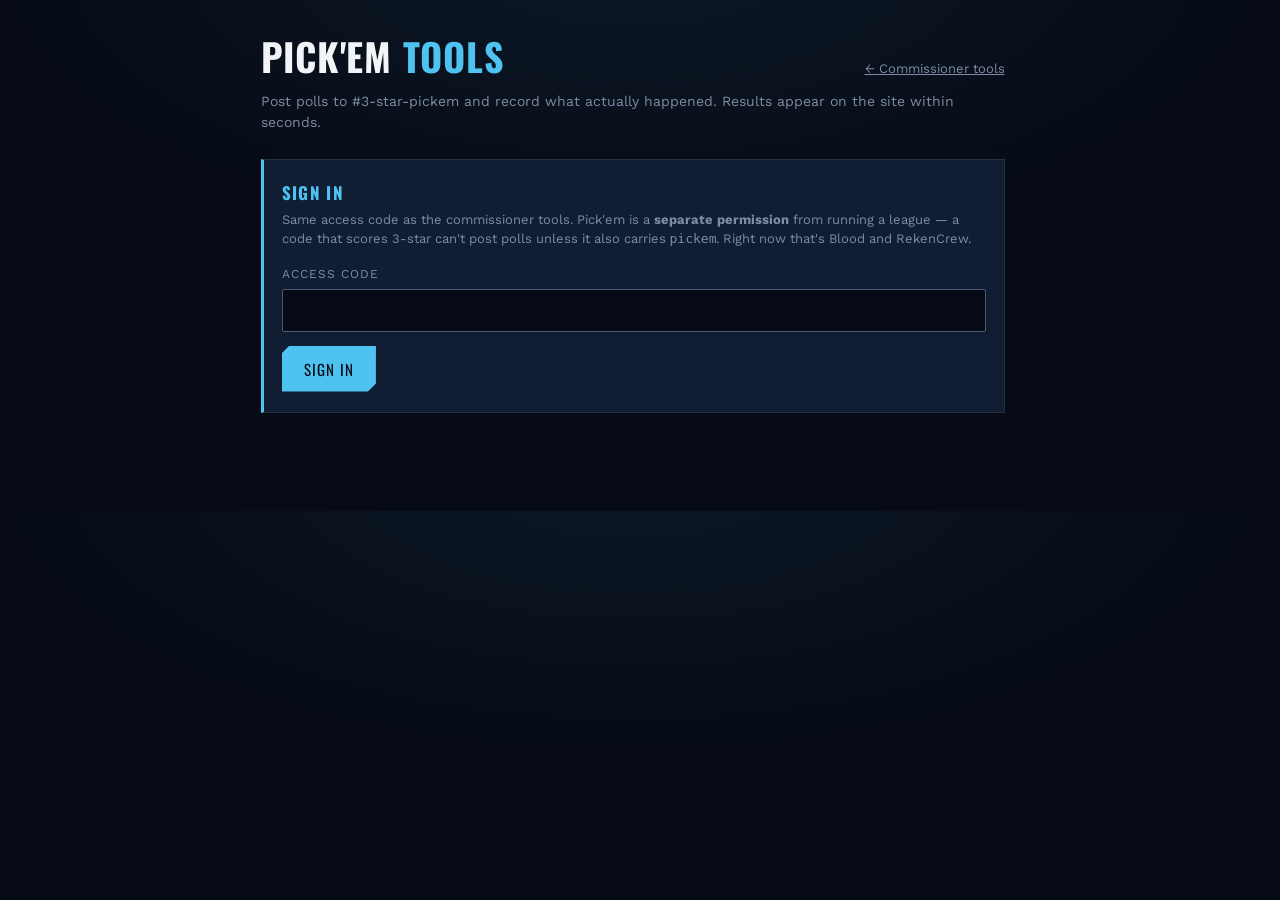
<file: admin/pickem/index.html>
<!DOCTYPE html>
<html lang="en">
<head>
<meta charset="UTF-8">
<meta name="viewport" content="width=device-width, initial-scale=1.0">
<title>Pick'em Tools — NCAA Legends</title>
<meta name="robots" content="noindex, nofollow">

<!-- MOCKUP. No Worker, no D1. Sample data at the bottom; every
     action is local. See docs/SCOPING-voting-polls.md. -->

<link rel="icon" type="image/svg+xml" href="../../favicon.svg">
<link rel="icon" type="image/png" sizes="32x32" href="../../favicon-32.png">
<meta name="theme-color" content="#060b16">

<link rel="preconnect" href="https://fonts.googleapis.com">
<link rel="preconnect" href="https://fonts.gstatic.com" crossorigin>
<link href="https://fonts.googleapis.com/css2?family=Oswald:wght@400;500;600;700&family=JetBrains+Mono:wght@400;600;700&family=Work+Sans:wght@400;500;600;700&display=swap" rel="stylesheet">
<link rel="stylesheet" href="../../style.css">

<style>
/* Lifted from admin/index.html so this page stands alone in the
   mockup. In the real build these move to a shared admin.css that
   both pages load, rather than being duplicated. */
.admin-wrap { max-width: 780px; margin: 0 auto; padding: 28px 18px 80px; }
.admin-head { display: flex; align-items: baseline; justify-content: space-between; gap: 12px; flex-wrap: wrap; margin-bottom: 6px; }
.admin-title { font-family: var(--font-display); font-size: clamp(26px, 6vw, 38px); font-weight: 700; letter-spacing: 0.02em; color: var(--chalk); margin: 0; text-transform: uppercase; }
.admin-title span { color: var(--gold); }
.admin-sub { color: var(--steel); font-size: 14px; margin: 0 0 26px; }

.panel { background: var(--navy-panel); border: 1px solid var(--line); border-left: 3px solid var(--gold); padding: 20px 18px; margin-bottom: 18px; }
.panel h2 { font-family: var(--font-display); font-size: 17px; letter-spacing: 0.08em; text-transform: uppercase; color: var(--gold); margin: 0 0 4px; }
.panel .hint { color: var(--steel); font-size: 13px; margin: 0 0 16px; line-height: 1.5; }

label.field { display: block; margin-bottom: 14px; }
label.field > span { display: block; font-size: 12px; letter-spacing: 0.09em; text-transform: uppercase; color: var(--steel); margin-bottom: 6px; }
input[type="text"], input[type="password"], input[type="date"], input[type="time"], select {
  width: 100%; background: var(--navy-deep); border: 1px solid var(--steel-dim); color: var(--chalk);
  font-family: var(--font-body); font-size: 16px; padding: 11px 12px; border-radius: 2px;
}
input:focus, select:focus { outline: 2px solid var(--gold); outline-offset: 1px; border-color: var(--gold); }
input[type="date"], input[type="time"] { min-height: 46px; color-scheme: dark; }
/* Kept in step with the copy in admin/index.html — see the long note
   there. flex-wrap alone never fires on a phone (180 + 150 + 12 still
   "fits" a 350px box), and iOS won't shrink a date or time input below
   its intrinsic width, so the two controls overlap. min-width:0 plus an
   explicit stack below 460px. */
.field-pair { display: flex; gap: 12px; flex-wrap: wrap; }
.field-pair > label.field { flex: 1 1 180px; min-width: 0; margin-bottom: 0; }
.field-pair > label.field.narrow { flex: 0 1 150px; min-width: 0; }

@media (max-width: 460px) {
  .field-pair { display: block; }
  .field-pair > label.field,
  .field-pair > label.field.narrow { margin-bottom: 14px; }
  .field-pair > label.field:last-child { margin-bottom: 0; }
}

.deadline-preview { margin: 12px 0 14px; font-size: 14px; color: var(--steel); min-height: 20px; }
.deadline-preview strong { color: var(--chalk); font-weight: 600; }
.deadline-preview.bad { color: var(--crimson); }

.btn { font-family: var(--font-display); font-size: 15px; letter-spacing: 0.08em; text-transform: uppercase; padding: 12px 22px; border: 0; background: var(--gold); color: var(--navy-deep); cursor: pointer;
  clip-path: polygon(8px 0, 100% 0, 100% calc(100% - 8px), calc(100% - 8px) 100%, 0 100%, 0 8px); }
.btn:hover { background: var(--gold-bright); }
.btn:disabled { opacity: 0.45; cursor: not-allowed; }
.btn-quiet { background: transparent; color: var(--steel); border: 1px solid var(--steel-dim); clip-path: none; }
.btn-quiet:hover { background: rgba(242,244,248,0.05); color: var(--chalk); }
.btn-danger { background: var(--crimson); color: var(--chalk); }
.btn-sm { font-size: 12px; padding: 7px 14px; }
.btn-row { display: flex; gap: 10px; flex-wrap: wrap; align-items: center; }
.hidden { display: none !important; }

.who { display: flex; align-items: center; justify-content: space-between; gap: 12px; flex-wrap: wrap; font-size: 14px; color: var(--steel); }
.who strong { color: var(--chalk); }

.group-head { display: flex; align-items: center; gap: 8px; font-family: var(--font-display); font-size: 12px; letter-spacing: 0.09em; text-transform: uppercase; color: var(--steel); margin: 2px 0 10px; }
.group-count { font-family: var(--font-mono); font-size: 12px; padding: 1px 9px; border-radius: 999px; background: var(--gold-dim); color: var(--gold-bright); }
.group-count.muted { background: rgba(242,244,248,0.06); color: var(--steel); }
.all-done { color: var(--win); font-size: 14px; padding: 4px 0 2px; }

/* ============================================================
   PICK'EM SPECIFIC
   ============================================================ */

/* The attention panel is crimson-edged and only rendered when it
   has something in it, so an empty one never trains you to ignore
   a red panel. */
.panel.attention { border-left-color: var(--crimson); }
.panel.attention h2 { color: var(--crimson); }

/* --- kind toggle --- */
.kind-row { display: flex; gap: 8px; margin-bottom: 16px; }
.kind-btn {
  flex: 1; font-family: var(--font-display); font-size: 13px; letter-spacing: 0.06em;
  text-transform: uppercase; padding: 11px 8px; cursor: pointer;
  background: var(--navy-deep); border: 1px solid var(--steel-dim); color: var(--steel);
  transition: all var(--leave);
}
.kind-btn[aria-pressed="true"] { background: var(--gold-dim); border-color: var(--gold); color: var(--gold-bright); transition: all var(--arrive); }

/* Quick-fill chips from this week's league schedule. Free text is
   still the source of truth — these just type into the boxes for
   you, because most polls will be a league game. */
.quickfill { display: flex; flex-wrap: wrap; gap: 6px; margin-bottom: 14px; }
.chip {
  font-family: var(--font-mono); font-size: 11.5px; letter-spacing: 0.03em;
  padding: 5px 10px; cursor: pointer; color: var(--steel);
  background: rgba(242,244,248,0.05); border: 1px solid var(--steel-dim);
}
.chip:hover { color: var(--chalk); border-color: var(--gold); }

.vs-line { display: flex; align-items: center; gap: 12px; }
.vs-line .field { flex: 1; margin-bottom: 0; }
.vs-line .vs { font-family: var(--font-mono); font-size: 12px; color: var(--steel-dim); padding-top: 22px; }

/* --- discord preview --- */
.dc-preview { background: var(--navy-deep); border: 1px solid var(--steel-dim); padding: 14px 16px; margin: 4px 0 16px; }
.dc-label { font-family: var(--font-mono); font-size: 10px; letter-spacing: 0.12em; text-transform: uppercase; color: var(--steel-dim); margin-bottom: 10px; }
.dc-embed { border-left: 3px solid var(--gold); padding-left: 12px; }
.dc-title { font-family: var(--font-display); font-size: 15px; color: var(--chalk); letter-spacing: 0.02em; }
.dc-match { font-size: 14px; color: var(--chalk); margin-top: 3px; }
.dc-foot { font-family: var(--font-mono); font-size: 11.5px; color: var(--steel); margin-top: 5px; }
.dc-btns { display: flex; gap: 8px; margin-top: 12px; }
.dc-btn { flex: 1; text-align: center; font-size: 13px; padding: 9px 6px; background: #5865f2; color: #fff; border-radius: 3px; overflow: hidden; text-overflow: ellipsis; white-space: nowrap; }

/* --- poll rows --- */
.poll { border-top: 1px solid var(--line); padding: 15px 0; }
.poll:last-child { border-bottom: 1px solid var(--line); }
.poll-top { display: flex; align-items: baseline; justify-content: space-between; gap: 12px; flex-wrap: wrap; }
.poll-match { font-family: var(--font-display); font-size: 16px; color: var(--chalk); letter-spacing: 0.02em; }
.poll-meta { font-family: var(--font-mono); font-size: 11.5px; color: var(--steel); margin-top: 3px; }
.poll-tag { display: inline-block; font-family: var(--font-mono); font-size: 10px; letter-spacing: 0.1em; padding: 2px 6px; margin-left: 8px; border: 1px solid var(--steel-dim); color: var(--steel); vertical-align: 2px; }
.poll-tag.dyn { border-color: var(--gold); color: var(--gold-bright); background: var(--gold-dim); }
.poll-tag.live { border-color: var(--crimson); color: var(--crimson); }

.outcome-row { display: flex; gap: 8px; flex-wrap: wrap; margin-top: 12px; }
.out-btn {
  flex: 1 1 130px; font-family: var(--font-body); font-size: 13.5px; padding: 10px 12px; cursor: pointer;
  background: var(--navy-deep); border: 1px solid var(--steel-dim); color: var(--chalk);
  overflow: hidden; text-overflow: ellipsis; white-space: nowrap;
}
.out-btn:hover { border-color: var(--win); color: var(--win); }
.out-btn.void { flex: 0 0 90px; color: var(--steel); }
.out-btn.void:hover { border-color: var(--crimson); color: var(--crimson); }

.settled-line { font-family: var(--font-mono); font-size: 12px; color: var(--steel); margin-top: 8px; }
.settled-line .won { color: var(--win); font-weight: 700; }
.settled-line .void { color: var(--crimson); }

details.settled { margin-top: 4px; }
details.settled > summary { list-style: none; cursor: pointer; display: flex; align-items: center; justify-content: space-between; gap: 10px; padding: 11px 12px; border: 1px solid var(--line); background: rgba(242,244,248,0.03); font-family: var(--font-display); font-size: 12px; letter-spacing: 0.09em; text-transform: uppercase; color: var(--steel); }
details.settled > summary::-webkit-details-marker { display: none; }
details.settled > summary:hover { color: var(--chalk); }

/* --- unlinked voters --- */
.link-row { display: flex; align-items: center; gap: 10px; flex-wrap: wrap; padding: 11px 0; border-top: 1px solid var(--line); }
.link-row:last-child { border-bottom: 1px solid var(--line); }
.link-id { font-family: var(--font-mono); font-size: 12px; color: var(--steel); flex: 1 1 160px; min-width: 0; }
.link-id strong { color: var(--chalk); display: block; font-family: var(--font-body); font-size: 14px; font-weight: 600; }
.link-row select { flex: 1 1 170px; width: auto; padding: 8px 10px; font-size: 14px; }

.msg { font-size: 13.5px; padding: 10px 12px; margin-top: 14px; border-left: 3px solid var(--win); background: rgba(62,207,126,0.08); color: var(--chalk); }
.msg.bad { border-left-color: var(--crimson); background: rgba(224,38,58,0.1); }

.note { font-size: 12.5px; color: var(--steel); line-height: 1.55; margin: 14px 0 0; padding-left: 11px; border-left: 2px solid var(--steel-dim); }
</style>
</head>

<!-- Ice blue: this is the 3-star pick'em. The capability that gets
     you in here is separate from the 3-star league grant, though —
     see the note in the sign-in panel. -->
<body data-league="3star">

<div class="admin-wrap">

  <div class="admin-head">
    <h1 class="admin-title">Pick'em <span>Tools</span></h1>
    <a href="../" style="color:var(--steel);font-size:13px;">&larr; Commissioner tools</a>
  </div>
  <p class="admin-sub">Post polls to #3-star-pickem and record what actually happened. Results appear on the site within seconds.</p>

  <!-- ============ SIGN IN ============ -->
  <section class="panel" id="signin-panel">
    <h2>Sign in</h2>
    <p class="hint">Same access code as the commissioner tools. Pick'em is a <strong>separate permission</strong> from running a league &mdash; a code that scores 3-star can't post polls unless it also carries <code>pickem</code>. Right now that's Blood and RekenCrew.</p>
    <form id="signin-form" autocomplete="off">
      <label class="field">
        <span>Access code</span>
        <input type="password" id="code-input" autocomplete="current-password" spellcheck="false" required>
      </label>
      <button class="btn" type="submit">Sign in</button>
    </form>
    <div id="signin-msg"></div>
  </section>

  <!-- ============ WORKSPACE ============ -->
  <div id="workspace" class="hidden">

    <section class="panel">
      <div class="who">
        <span>Signed in as <strong id="who-name">Bl00dVayN3</strong> &middot; pick'em</span>
        <button class="btn btn-quiet btn-sm" type="button" id="signout-btn">Sign out</button>
      </div>
    </section>

    <!-- ============ NEEDS A RESULT ============ -->
    <section class="panel attention hidden" id="await-panel">
      <h2>Needs a result</h2>
      <p class="hint">These polls have closed. Nothing scores and nobody earns entries until you say what happened.</p>
      <div id="await-list"></div>
    </section>

    <!-- ============ NEW POLL ============ -->
    <section class="panel">
      <h2>New poll</h2>
      <p class="hint">Both sides are free text, so this works for a league game or anything else &mdash; a real CFB matchup, an NFL game, whatever's worth arguing about.</p>

      <div class="kind-row">
        <button class="kind-btn" type="button" data-kind="dynasty" aria-pressed="true">Dynasty game</button>
        <button class="kind-btn" type="button" data-kind="external" aria-pressed="false">Outside game</button>
      </div>

      <div id="quickfill-wrap">
        <label class="field" style="margin-bottom:8px;"><span>Week 10 matchups &mdash; tap to fill</span></label>
        <div class="quickfill" id="quickfill"></div>
      </div>

      <div class="vs-line">
        <label class="field"><span>Option A</span><input type="text" id="opt-a" placeholder="Bl00dVayN3"></label>
        <span class="vs">VS</span>
        <label class="field"><span>Option B</span><input type="text" id="opt-b" placeholder="Temptiger"></label>
      </div>

      <div class="field-pair" style="margin-top:14px;">
        <label class="field"><span>Closes &mdash; date</span><input type="date" id="close-date"></label>
        <label class="field narrow"><span>Time (ET)</span><input type="time" id="close-time" value="20:00"></label>
      </div>
      <div class="deadline-preview" id="close-preview"></div>

      <div class="dc-preview">
        <div class="dc-label">What posts to #3-star-pickem</div>
        <div class="dc-embed">
          <div class="dc-title" id="pv-title">Week 10 pick'em</div>
          <div class="dc-match" id="pv-match">Option A vs Option B</div>
          <div class="dc-foot" id="pv-foot">Closes &mdash;</div>
        </div>
        <div class="dc-btns">
          <div class="dc-btn" id="pv-a">Option A</div>
          <div class="dc-btn" id="pv-b">Option B</div>
        </div>
      </div>

      <div class="btn-row">
        <button class="btn" type="button" id="post-btn">Post poll</button>
        <span style="font-size:12.5px;color:var(--steel);" id="post-hint"></span>
      </div>
      <div id="post-msg"></div>
    </section>

    <!-- ============ OPEN ============ -->
    <section class="panel">
      <h2>Open now</h2>
      <p class="hint">Live in the channel. You can see turnout but not the split &mdash; see the note below.</p>
      <div id="open-list"></div>
      <p class="note">The running split is hidden from this page on purpose. You're in the drawing too, and anyone who can see 11&ndash;2 before the deadline can change their own pick to match. Turnout is safe to show; the split appears everywhere the moment the poll closes.</p>
    </section>

    <!-- ============ UNLINKED ============ -->
    <section class="panel hidden" id="link-panel">
      <h2>Unlinked voters</h2>
      <p class="hint">Someone voted from a Discord account not yet matched to a coach. Their votes are already counted &mdash; they're keyed to the Discord ID, not the name &mdash; but the scoreboard shows the raw handle until you link them.</p>
      <div id="link-list"></div>
    </section>

    <!-- ============ SETTLED ============ -->
    <details class="settled">
      <summary><span>Settled polls</span><span class="group-count muted" id="settled-count">0</span></summary>
      <div class="panel" style="border-left-color:var(--steel-dim);margin-top:0;">
        <p class="hint">Ruled and scored. Changing one recalculates the scoreboard for everyone who picked that game.</p>
        <div id="settled-list"></div>
      </div>
    </details>

  </div>
</div>

<script>
/* ============================================================
   MOCK STATE
   ============================================================ */
const COACHES = ["Bl00dVayN3","Temptiger","Brian52682","Dway","Salzy","Oldarmy324",
  "Cleveland","Trick whitey","Texan_hog","RonRicoFSU","EHDC12","wacky9speedy",
  "EYEDONTPULL19","CoachLawless","DiabeticSnail22","RekenCrew"];

/* Would come from schedule-data.js for the current week. */
const WEEK_MATCHUPS = [
  ["Cleveland","Bl00dVayN3"], ["Salzy","EHDC12"],
  ["RonRicoFSU","Dway"], ["Temptiger","Texan_hog"]
];

const HOUR = 3600000, DAY = 86400000, now = Date.now();

let polls = [
  { id: 214, kind:"dynasty",  a:"Cleveland", b:"Bl00dVayN3", note:"Week 10",
    closesAt: now - 6*HOUR, votes: 14, outcome: null },
  { id: 213, kind:"external", a:"Georgia", b:"Alabama", note:"SEC championship",
    closesAt: now - 2*DAY, votes: 15, outcome: null },
  { id: 215, kind:"external", a:"Notre Dame", b:"USC", note:"Saturday primetime",
    closesAt: now + 41*HOUR, votes: 11, outcome: null },
  { id: 212, kind:"dynasty",  a:"Salzy", b:"Oldarmy324", note:"Week 9",
    closesAt: now - 5*DAY, votes: 15, outcome: "a", split:[9,6] },
  { id: 211, kind:"external", a:"Ohio State", b:"Michigan", note:"Rivalry week",
    closesAt: now - 8*DAY, votes: 16, outcome: "b", split:[6,10] },
  { id: 210, kind:"dynasty",  a:"EHDC12", b:"Trick whitey", note:"Week 9",
    closesAt: now - 9*DAY, votes: 14, outcome: "void", split:[7,7] }
];

let unlinked = [{ id: "184327572382461952", handle: "snail_backup" }];

/* ============================================================
   HELPERS
   ============================================================ */
const $ = s => document.querySelector(s);
const esc = s => String(s).replace(/[&<>"]/g, m => ({"&":"&amp;","<":"&lt;",">":"&gt;",'"':"&quot;"}[m]));
const fmt = ts => new Date(ts).toLocaleDateString(undefined,{month:"short",day:"numeric"});
const fmtFull = ts => new Date(ts).toLocaleString(undefined,
  { weekday:"long", month:"long", day:"numeric", hour:"numeric", minute:"2-digit" });

let kind = "dynasty";

/* ============================================================
   NEW POLL
   ============================================================ */
document.querySelectorAll(".kind-btn").forEach(b => b.onclick = () => {
  kind = b.dataset.kind;
  document.querySelectorAll(".kind-btn").forEach(x =>
    x.setAttribute("aria-pressed", String(x.dataset.kind === kind)));
  $("#quickfill-wrap").classList.toggle("hidden", kind !== "dynasty");
  $("#opt-a").placeholder = kind === "dynasty" ? "Bl00dVayN3" : "Ohio State";
  $("#opt-b").placeholder = kind === "dynasty" ? "Temptiger"  : "Michigan";
  preview();
});

$("#quickfill").innerHTML = WEEK_MATCHUPS.map(([a,b]) =>
  `<button class="chip" type="button" data-a="${esc(a)}" data-b="${esc(b)}">${esc(a)} v ${esc(b)}</button>`).join("");
$("#quickfill").onclick = e => {
  const c = e.target.closest(".chip"); if (!c) return;
  $("#opt-a").value = c.dataset.a; $("#opt-b").value = c.dataset.b; preview();
};

/* The close time is picked, never typed — same reasoning as the
   advance deadline on the commissioner page. The sentence below the
   pickers is the only chance to catch a wrong date before it ships,
   so it renders exactly what Discord will say. */
function closeTs() {
  const d = $("#close-date").value, t = $("#close-time").value || "20:00";
  return d ? new Date(d + "T" + t + ":00").getTime() : null;
}

function preview() {
  const a = $("#opt-a").value.trim() || $("#opt-a").placeholder;
  const b = $("#opt-b").value.trim() || $("#opt-b").placeholder;
  const ts = closeTs();
  const ok = ts && ts > Date.now() && $("#opt-a").value.trim() && $("#opt-b").value.trim();

  $("#pv-title").textContent = kind === "dynasty" ? "Week 10 pick'em" : "Pick'em";
  $("#pv-match").textContent = a + " vs " + b;
  $("#pv-foot").textContent = ts ? "Closes " + fmtFull(ts) + " ET" : "Closes —";
  $("#pv-a").textContent = a;
  $("#pv-b").textContent = b;

  const p = $("#close-preview");
  if (!ts) { p.className = "deadline-preview"; p.innerHTML = "Pick a closing date."; }
  else if (ts <= Date.now()) { p.className = "deadline-preview bad"; p.innerHTML = "That's in the past."; }
  else {
    const hrs = Math.round((ts - Date.now()) / HOUR);
    p.className = "deadline-preview";
    p.innerHTML = "Closes <strong>" + fmtFull(ts) + " ET</strong> — about " + hrs + " hours of voting.";
  }
  $("#post-btn").disabled = !ok;
  $("#post-hint").textContent = ok ? "" : "Fill both sides and a future close time.";
}

["#opt-a","#opt-b","#close-date","#close-time"].forEach(s => {
  $(s).oninput = preview; $(s).onchange = preview;
});

$("#post-btn").onclick = () => {
  polls.unshift({ id: 300 + polls.length, kind,
    a: $("#opt-a").value.trim(), b: $("#opt-b").value.trim(),
    note: kind === "dynasty" ? "Week 10" : "", closesAt: closeTs(),
    votes: 0, outcome: null });
  $("#opt-a").value = ""; $("#opt-b").value = "";
  $("#post-msg").innerHTML = '<div class="msg">Posted to #3-star-pickem. Coaches can vote now.</div>';
  setTimeout(() => $("#post-msg").innerHTML = "", 4000);
  preview(); render();
};

/* ============================================================
   RENDER
   ============================================================ */
function tag(p) {
  return p.kind === "dynasty"
    ? '<span class="poll-tag dyn">DYNASTY</span>'
    : '<span class="poll-tag">OUTSIDE</span>';
}

function render() {
  const open    = polls.filter(p => p.closesAt > now && p.outcome === null);
  const waiting = polls.filter(p => p.closesAt <= now && p.outcome === null);
  const settled = polls.filter(p => p.outcome !== null);

  /* --- needs a result --- */
  $("#await-panel").classList.toggle("hidden", !waiting.length);
  $("#await-list").innerHTML = waiting.map(p => `
    <div class="poll">
      <div class="poll-top">
        <div>
          <span class="poll-match">${esc(p.a)} vs ${esc(p.b)}</span>${tag(p)}
          <div class="poll-meta">Closed ${fmt(p.closesAt)} &middot; ${p.votes} votes${p.note ? " &middot; " + esc(p.note) : ""}</div>
        </div>
      </div>
      <div class="outcome-row">
        <button class="out-btn" data-win="${p.id}:a">${esc(p.a)} won</button>
        <button class="out-btn" data-win="${p.id}:b">${esc(p.b)} won</button>
        <button class="out-btn void" data-win="${p.id}:void">Void</button>
      </div>
    </div>`).join("");

  /* --- open --- */
  $("#open-list").innerHTML = open.length ? open.map(p => {
    const hrs = Math.max(0, Math.round((p.closesAt - now) / HOUR));
    return `
    <div class="poll">
      <div class="poll-top">
        <div>
          <span class="poll-match">${esc(p.a)} vs ${esc(p.b)}</span>${tag(p)}<span class="poll-tag live">LIVE</span>
          <div class="poll-meta">${p.votes} of ${COACHES.length} voted &middot; closes in ${hrs}h &middot; ${fmtFull(p.closesAt)}</div>
        </div>
        <button class="btn btn-quiet btn-sm" data-close="${p.id}">Close early</button>
      </div>
    </div>`;
  }).join("") : '<p class="all-done">Nothing open right now.</p>';

  /* --- settled --- */
  $("#settled-count").textContent = settled.length;
  $("#settled-list").innerHTML = settled.map(p => {
    const label = p.outcome === "void"
      ? '<span class="void">Voided — scored for nobody</span>'
      : '<span class="won">' + esc(p.outcome === "a" ? p.a : p.b) + '</span> won';
    return `
    <div class="poll">
      <div class="poll-top">
        <div>
          <span class="poll-match">${esc(p.a)} vs ${esc(p.b)}</span>${tag(p)}
          <div class="poll-meta">${fmt(p.closesAt)} &middot; ${p.split ? p.split[0] + "&ndash;" + p.split[1] : p.votes} votes</div>
        </div>
        <button class="btn btn-quiet btn-sm" data-redo="${p.id}">Change</button>
      </div>
      <div class="settled-line">${label}</div>
    </div>`;
  }).join("");

  /* --- unlinked --- */
  $("#link-panel").classList.toggle("hidden", !unlinked.length);
  $("#link-list").innerHTML = unlinked.map(u => `
    <div class="link-row">
      <span class="link-id"><strong>${esc(u.handle)}</strong>${esc(u.id)}</span>
      <select data-link="${esc(u.id)}">
        <option value="">Link to coach&hellip;</option>
        ${COACHES.map(c => `<option>${esc(c)}</option>`).join("")}
      </select>
    </div>`).join("");
}

/* Delegated so buttons rendered later still work. */
document.addEventListener("click", e => {
  const win = e.target.closest("[data-win]");
  if (win) {
    const [id, out] = win.dataset.win.split(":");
    const p = polls.find(x => x.id === +id);
    p.outcome = out;
    render();
    return;
  }
  const redo = e.target.closest("[data-redo]");
  if (redo) {
    const p = polls.find(x => x.id === +redo.dataset.redo);
    p.outcome = null; p.closesAt = Math.min(p.closesAt, now - HOUR);
    render();
    window.scrollTo({ top: 0, behavior: "smooth" });
    return;
  }
  const cl = e.target.closest("[data-close]");
  if (cl) {
    const p = polls.find(x => x.id === +cl.dataset.close);
    p.closesAt = now - 1;
    render();
  }
});

document.addEventListener("change", e => {
  const sel = e.target.closest("[data-link]");
  if (sel && sel.value) {
    unlinked = unlinked.filter(u => u.id !== sel.dataset.link);
    render();
  }
});

/* ============================================================
   SIGN IN (mock — any code works)
   ============================================================ */
$("#signin-form").onsubmit = e => {
  e.preventDefault();
  $("#signin-panel").classList.add("hidden");
  $("#workspace").classList.remove("hidden");
};
$("#signout-btn").onclick = () => {
  $("#workspace").classList.add("hidden");
  $("#signin-panel").classList.remove("hidden");
  $("#code-input").value = "";
};

const d = new Date(now + 2*DAY);
$("#close-date").value = d.toISOString().slice(0,10);
preview();
render();
</script>

</body>
</html>
</file>
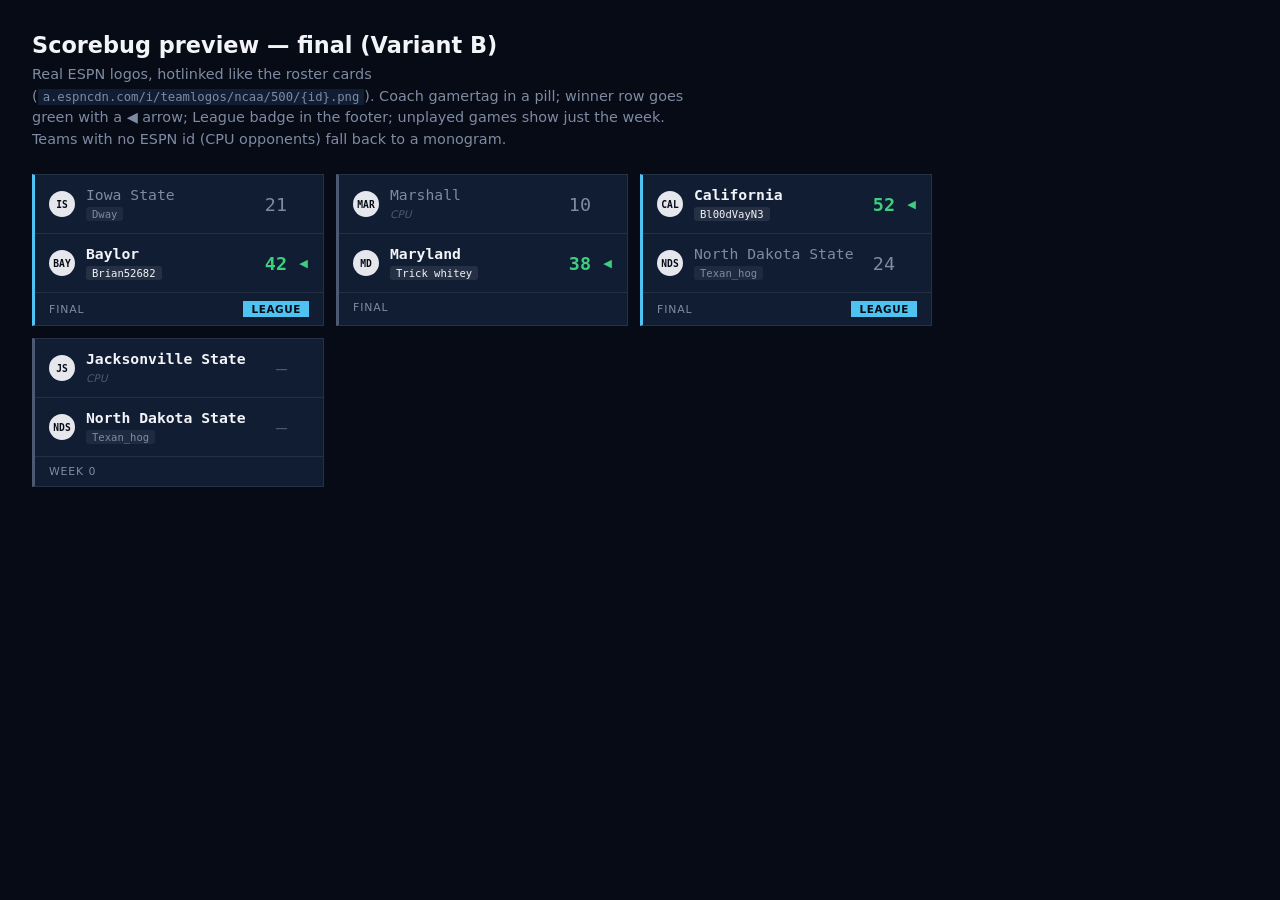
<file: scorebug-preview.html>
<!DOCTYPE html>
<html lang="en">
<head>
<meta charset="UTF-8">
<meta name="viewport" content="width=device-width, initial-scale=1.0">
<title>Scorebug Preview — NCAA Legends</title>
<meta name="robots" content="noindex">
<style>
  :root{
    --navy-deep:#060b16; --navy-panel:#101d33; --line:rgba(242,244,248,.09);
    --steel:#7f8ba3; --steel-dim:#4d5872; --chalk:#f2f4f8; --win:#3ecf7e;
    --gold:#4ec3f2; /* 3-star dynasty accent (blue) */
    --font-mono:'JetBrains Mono',ui-monospace,monospace;
  }
  body{margin:0;padding:32px;background:var(--navy-deep);color:var(--chalk);
       font-family:system-ui,sans-serif;}
  h1{font-size:1.4rem;margin:0 0 6px;}
  p.sub{color:var(--steel);font-size:.9rem;margin:0 0 24px;max-width:72ch;line-height:1.5;}
  code{background:var(--navy-panel);padding:1px 5px;font-size:.85em;}
  .game-grid{display:grid;grid-template-columns:repeat(auto-fill,minmax(250px,1fr));gap:12px;max-width:900px;}

  /* ---- Mirrors the production .game-card rules in style.css ---- */
  .game-card{background:var(--navy-panel);border:1px solid var(--line);
             border-left:3px solid var(--steel-dim);transition:transform .15s;}
  .game-card:hover{transform:translateY(-1px);}
  .game-card.is-league{border-left-color:var(--gold);}

  .game-card .gc-row{display:flex;align-items:center;gap:11px;padding:11px 14px;}
  .game-card .gc-row+.gc-row{border-top:1px solid var(--line);}
  .game-card .gc-row.is-win .gc-pts{color:var(--win);}
  .game-card .gc-row.is-win .gc-arrow{color:var(--win);}
  .game-card .gc-row.is-loss .gc-team{color:var(--steel);font-weight:400;}
  .game-card .gc-row.is-loss .gc-pts{color:var(--steel);font-weight:400;}

  .game-card .gc-logo{flex:0 0 auto;width:26px;height:26px;border-radius:50%;
      background:rgba(242,244,248,.94);display:grid;place-items:center;
      position:relative;overflow:hidden;}
  .game-card .gc-logo img{position:absolute;inset:0;width:100%;height:100%;object-fit:contain;padding:11%;}
  .game-card .gc-mono{font-family:var(--font-mono);font-weight:800;font-size:.6rem;color:var(--navy-deep);}
  .game-card .gc-logo:has(img) .gc-mono{visibility:hidden;}

  .game-card .gc-who{flex:1 1 auto;min-width:0;}
  .game-card .gc-team{display:block;font-family:var(--font-mono);font-weight:600;font-size:.92rem;
      color:var(--chalk);white-space:nowrap;overflow:hidden;text-overflow:ellipsis;}
  .game-card .gc-coach{display:inline-block;max-width:100%;margin-top:4px;padding:1px 6px;
      font-family:var(--font-mono);font-size:.66rem;color:var(--steel);
      background:rgba(242,244,248,.06);border-radius:3px;white-space:nowrap;
      overflow:hidden;text-overflow:ellipsis;vertical-align:top;}
  .game-card .gc-row.is-win .gc-coach{color:var(--chalk);background:rgba(242,244,248,.09);}
  .game-card .gc-cpu{display:inline-block;margin-top:4px;font-size:.66rem;font-style:italic;color:var(--steel-dim);}

  .game-card .gc-pts{flex:0 0 auto;min-width:1.5em;text-align:right;font-family:var(--font-mono);
      font-weight:700;font-size:1.15rem;color:var(--chalk);font-variant-numeric:tabular-nums;}
  .game-card .gc-pts.gc-dash{color:var(--steel-dim);font-weight:400;}
  .game-card .gc-arrow{flex:0 0 auto;width:11px;text-align:center;font-size:.7rem;color:transparent;}

  .game-card .gc-foot{display:flex;align-items:center;justify-content:space-between;gap:8px;
      padding:8px 14px;font-size:.68rem;letter-spacing:.08em;text-transform:uppercase;
      color:var(--steel);border-top:1px solid var(--line);}
  .wg-league-tag{font-size:.65rem;font-weight:700;letter-spacing:.06em;color:var(--navy-deep);
      background:var(--gold);padding:2px 8px;text-transform:uppercase;}
</style>
</head>
<body>
  <h1>Scorebug preview — final (Variant B)</h1>
  <p class="sub">Real ESPN logos, hotlinked like the roster cards
    (<code>a.espncdn.com/i/teamlogos/ncaa/500/{id}.png</code>). Coach gamertag in
    a pill; winner row goes green with a &#9664; arrow; League badge in the footer;
    unplayed games show just the week. Teams with no ESPN id (CPU opponents) fall
    back to a monogram.</p>

  <div class="game-grid">

    <div class="game-card is-league is-final">
      <div class="gc-row is-loss">
        <span class="gc-logo"><span class="gc-mono">IS</span><img src="https://a.espncdn.com/i/teamlogos/ncaa/500/66.png" onerror="this.remove()" alt=""></span>
        <span class="gc-who"><span class="gc-team">Iowa State</span><span class="gc-coach">Dway</span></span>
        <span class="gc-pts">21</span><span class="gc-arrow"></span>
      </div>
      <div class="gc-row is-win">
        <span class="gc-logo"><span class="gc-mono">BAY</span><img src="https://a.espncdn.com/i/teamlogos/ncaa/500/239.png" onerror="this.remove()" alt=""></span>
        <span class="gc-who"><span class="gc-team">Baylor</span><span class="gc-coach">Brian52682</span></span>
        <span class="gc-pts">42</span><span class="gc-arrow">&#9664;</span>
      </div>
      <div class="gc-foot"><span>Final</span><span class="wg-league-tag">League</span></div>
    </div>

    <div class="game-card is-final">
      <div class="gc-row is-loss">
        <span class="gc-logo"><span class="gc-mono">MAR</span><img src="https://a.espncdn.com/i/teamlogos/ncaa/500/276.png" onerror="this.remove()" alt=""></span>
        <span class="gc-who"><span class="gc-team">Marshall</span><span class="gc-cpu">CPU</span></span>
        <span class="gc-pts">10</span><span class="gc-arrow"></span>
      </div>
      <div class="gc-row is-win">
        <span class="gc-logo"><span class="gc-mono">MD</span><img src="https://a.espncdn.com/i/teamlogos/ncaa/500/120.png" onerror="this.remove()" alt=""></span>
        <span class="gc-who"><span class="gc-team">Maryland</span><span class="gc-coach">Trick whitey</span></span>
        <span class="gc-pts">38</span><span class="gc-arrow">&#9664;</span>
      </div>
      <div class="gc-foot"><span>Final</span></div>
    </div>

    <div class="game-card is-league is-final">
      <div class="gc-row is-win">
        <span class="gc-logo"><span class="gc-mono">CAL</span><img src="https://a.espncdn.com/i/teamlogos/ncaa/500/25.png" onerror="this.remove()" alt=""></span>
        <span class="gc-who"><span class="gc-team">California</span><span class="gc-coach">Bl00dVayN3</span></span>
        <span class="gc-pts">52</span><span class="gc-arrow">&#9664;</span>
      </div>
      <div class="gc-row is-loss">
        <span class="gc-logo"><span class="gc-mono">NDS</span><img src="https://a.espncdn.com/i/teamlogos/ncaa/500/2449.png" onerror="this.remove()" alt=""></span>
        <span class="gc-who"><span class="gc-team">North Dakota State</span><span class="gc-coach">Texan_hog</span></span>
        <span class="gc-pts">24</span><span class="gc-arrow"></span>
      </div>
      <div class="gc-foot"><span>Final</span><span class="wg-league-tag">League</span></div>
    </div>

    <div class="game-card is-upcoming">
      <div class="gc-row">
        <span class="gc-logo"><span class="gc-mono">JS</span><img src="https://a.espncdn.com/i/teamlogos/ncaa/500/55.png" onerror="this.remove()" alt=""></span>
        <span class="gc-who"><span class="gc-team">Jacksonville State</span><span class="gc-cpu">CPU</span></span>
        <span class="gc-pts gc-dash">&ndash;</span><span class="gc-arrow"></span>
      </div>
      <div class="gc-row">
        <span class="gc-logo"><span class="gc-mono">NDS</span><img src="https://a.espncdn.com/i/teamlogos/ncaa/500/2449.png" onerror="this.remove()" alt=""></span>
        <span class="gc-who"><span class="gc-team">North Dakota State</span><span class="gc-coach">Texan_hog</span></span>
        <span class="gc-pts gc-dash">&ndash;</span><span class="gc-arrow"></span>
      </div>
      <div class="gc-foot"><span>Week 0</span></div>
    </div>

  </div>
</body>
</html>
</file>
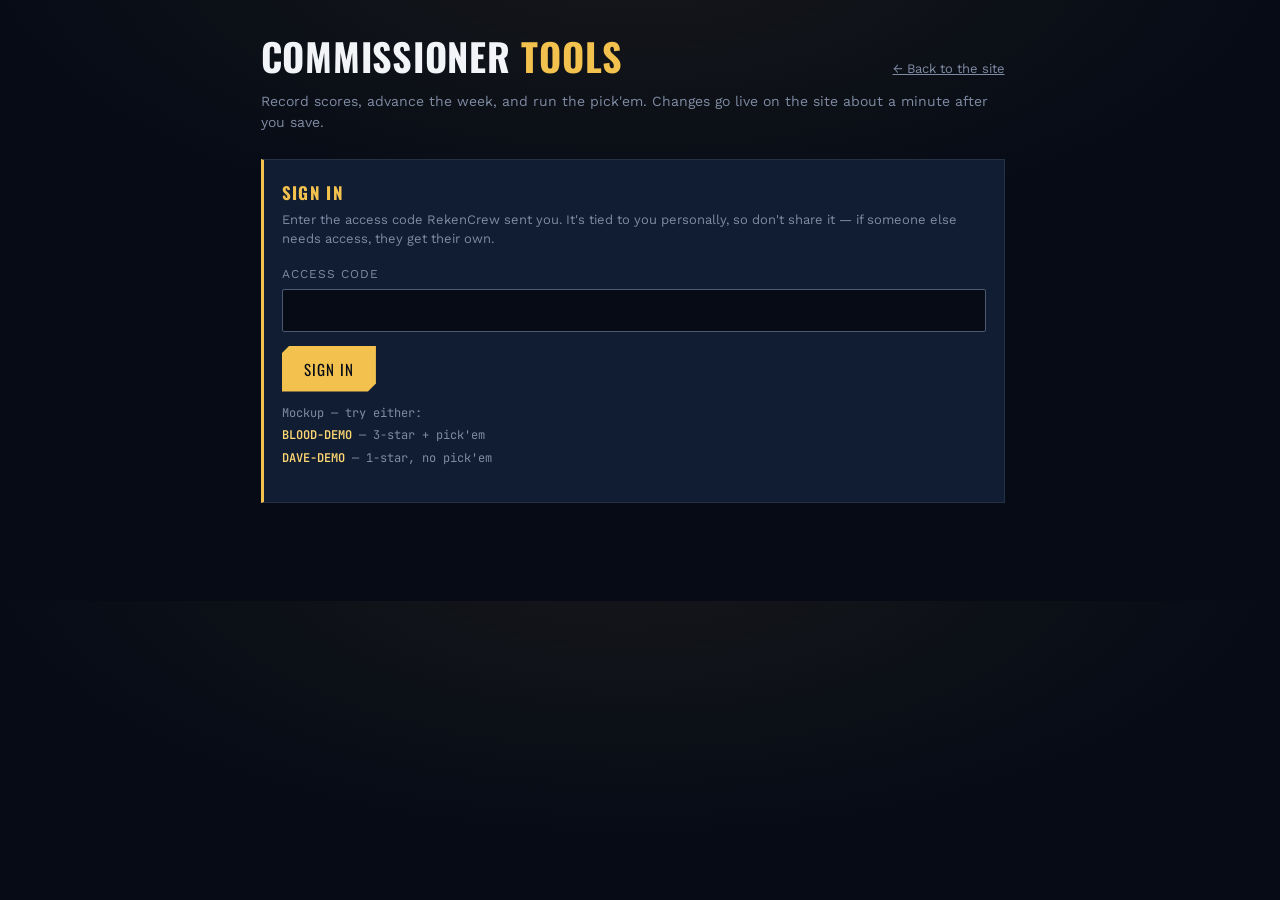
<file: admin/pickem-mockup.html>
<!DOCTYPE html>
<html lang="en">
<head>
<meta charset="UTF-8">
<meta name="viewport" content="width=device-width, initial-scale=1.0">
<title>Commissioner Tools + Pick'em (mockup) — NCAA Legends</title>
<meta name="robots" content="noindex, nofollow">

<!-- ============================================================
     MOCKUP — what admin/index.html looks like once pick'em is
     folded into it. Scores and Advance are stubs; the pick'em
     panels are the real proposal. No Worker, no D1.

     The point of this file is the CAPABILITY GATE. Sign in with
     either demo code to see what each person gets:

       BLOOD-DEMO   leagues:["3star"]  pickem:true
       DAVE-DEMO    leagues:["1star"]  pickem:false

     One sign-in, one page, no navigation — which is the whole
     reason this isn't a separate URL. See admin.js's note on why
     the access code lives in a variable and nowhere else.
     ============================================================ -->

<link rel="icon" type="image/svg+xml" href="../favicon.svg">
<meta name="theme-color" content="#060b16">
<link rel="preconnect" href="https://fonts.googleapis.com">
<link rel="preconnect" href="https://fonts.gstatic.com" crossorigin>
<link href="https://fonts.googleapis.com/css2?family=Oswald:wght@400;500;600;700&family=JetBrains+Mono:wght@400;600;700&family=Work+Sans:wght@400;500;600;700&display=swap" rel="stylesheet">
<link rel="stylesheet" href="../style.css">

<style>
/* ---- base admin styles, mirrored from admin/index.html ---- */
.admin-wrap { max-width: 780px; margin: 0 auto; padding: 28px 18px 80px; }
.admin-head { display: flex; align-items: baseline; justify-content: space-between; gap: 12px; flex-wrap: wrap; margin-bottom: 6px; }
.admin-title { font-family: var(--font-display); font-size: clamp(26px,6vw,38px); font-weight: 700; letter-spacing: .02em; color: var(--chalk); margin: 0; text-transform: uppercase; }
.admin-title span { color: var(--gold); }
.admin-sub { color: var(--steel); font-size: 14px; margin: 0 0 26px; }

.panel { background: var(--navy-panel); border: 1px solid var(--line); border-left: 3px solid var(--gold); padding: 20px 18px; margin-bottom: 18px; }
.panel h2 { font-family: var(--font-display); font-size: 17px; letter-spacing: .08em; text-transform: uppercase; color: var(--gold); margin: 0 0 4px; }
.panel .hint { color: var(--steel); font-size: 13px; margin: 0 0 16px; line-height: 1.5; }

label.field { display: block; margin-bottom: 14px; }
label.field > span { display: block; font-size: 12px; letter-spacing: .09em; text-transform: uppercase; color: var(--steel); margin-bottom: 6px; }
input[type="text"], input[type="password"], input[type="date"], input[type="time"], select {
  width: 100%; background: var(--navy-deep); border: 1px solid var(--steel-dim); color: var(--chalk);
  font-family: var(--font-body); font-size: 16px; padding: 11px 12px; border-radius: 2px; }
input:focus, select:focus { outline: 2px solid var(--gold); outline-offset: 1px; border-color: var(--gold); }
input[type="date"], input[type="time"] { min-height: 46px; color-scheme: dark; }
.field-pair { display: flex; gap: 12px; flex-wrap: wrap; }
.field-pair > label.field { flex: 1 1 180px; margin-bottom: 0; }
.field-pair > label.field.narrow { flex: 0 1 150px; }
.week-strip { display: flex; gap: 12px; flex-wrap: wrap; }
.week-strip > label.field { flex: 1 1 160px; }

.deadline-preview { margin: 12px 0 14px; font-size: 14px; color: var(--steel); min-height: 20px; }
.deadline-preview strong { color: var(--chalk); font-weight: 600; }
.deadline-preview.bad { color: var(--crimson); }

.btn { font-family: var(--font-display); font-size: 15px; letter-spacing: .08em; text-transform: uppercase; padding: 12px 22px; border: 0; background: var(--gold); color: var(--navy-deep); cursor: pointer;
  clip-path: polygon(8px 0,100% 0,100% calc(100% - 8px),calc(100% - 8px) 100%,0 100%,0 8px); }
.btn:hover { background: var(--gold-bright); }
.btn:disabled { opacity: .45; cursor: not-allowed; }
.btn-quiet { background: transparent; color: var(--steel); border: 1px solid var(--steel-dim); clip-path: none; }
.btn-quiet:hover { background: rgba(242,244,248,.05); color: var(--chalk); }
.btn-sm { font-size: 12px; padding: 7px 14px; }
.btn-row { display: flex; gap: 10px; flex-wrap: wrap; align-items: center; }
.hidden { display: none !important; }

.who { display: flex; align-items: center; justify-content: space-between; gap: 12px; flex-wrap: wrap; font-size: 14px; color: var(--steel); }
.who strong { color: var(--chalk); }
.caps { font-family: var(--font-mono); font-size: 11px; letter-spacing: .08em; color: var(--steel); margin-top: 5px; }
.caps b { color: var(--gold-bright); font-weight: 600; }

.all-done { color: var(--win); font-size: 14px; padding: 4px 0 2px; }
.stub { color: var(--steel-dim); font-size: 13px; font-style: italic; padding: 8px 0; }

/* ============================================================
   THE PICK'EM ZONE
   ------------------------------------------------------------
   Pick'em belongs to 3-star, but it is NOT gated by the league
   picker above it — a code with leagues:["3star"] still can't
   post polls, and one with leagues:[] could. So the zone carries
   the 3-star accent locally rather than following data-league,
   and says which league it's for in its own header. That way the
   colour never implies the league selector controls it.
   ============================================================ */
.pickem-zone {
  --gold: #4ec3f2;
  --gold-bright: #86d9fa;
  --gold-dim: rgba(78,195,242,.14);
}

/* The mode switcher reuses .tabs / .tab-btn straight from
   style.css — the same control the league pages use for Home /
   Schedule / Rankings. Nothing new to design, and it reads as the
   same product the moment it renders.

   It is NOT the league dropdown. That control answers "which
   league am I working on"; this one answers "what am I doing".
   Folding pick'em into the league list would make one control
   answer both, and would then need the Week picker beside it to
   mean nothing half the time. */
.admin-tabs { margin: 0 0 18px; }
.admin-tabs .tab-btn { flex: 1; text-align: center; }
.admin-tabs.tabs[hidden] { display: none; }

.panel.attention { border-left-color: var(--crimson); }
.panel.attention h2 { color: var(--crimson); }

.kind-row { display: flex; gap: 8px; margin-bottom: 16px; }
.kind-btn { flex: 1; font-family: var(--font-display); font-size: 13px; letter-spacing: .06em; text-transform: uppercase; padding: 11px 8px; cursor: pointer;
  background: var(--navy-deep); border: 1px solid var(--steel-dim); color: var(--steel); transition: all var(--leave); }
.kind-btn[aria-pressed="true"] { background: var(--gold-dim); border-color: var(--gold); color: var(--gold-bright); transition: all var(--arrive); }

.quickfill { display: flex; flex-wrap: wrap; gap: 6px; margin-bottom: 14px; }
.chip { font-family: var(--font-mono); font-size: 11.5px; padding: 5px 10px; cursor: pointer; color: var(--steel); background: rgba(242,244,248,.05); border: 1px solid var(--steel-dim); }
.chip:hover { color: var(--chalk); border-color: var(--gold); }

.vs-line { display: flex; align-items: center; gap: 12px; }
.vs-line .field { flex: 1; margin-bottom: 0; }
.vs-line .vs { font-family: var(--font-mono); font-size: 12px; color: var(--steel-dim); padding-top: 22px; }

.dc-preview { background: var(--navy-deep); border: 1px solid var(--steel-dim); padding: 14px 16px; margin: 4px 0 16px; }
.dc-label { font-family: var(--font-mono); font-size: 10px; letter-spacing: .12em; text-transform: uppercase; color: var(--steel-dim); margin-bottom: 10px; }
.dc-embed { border-left: 3px solid var(--gold); padding-left: 12px; }
.dc-title { font-family: var(--font-display); font-size: 15px; color: var(--chalk); letter-spacing: .02em; }
.dc-match { font-size: 14px; color: var(--chalk); margin-top: 3px; }
.dc-foot { font-family: var(--font-mono); font-size: 11.5px; color: var(--steel); margin-top: 5px; }
.dc-btns { display: flex; gap: 8px; margin-top: 12px; }
.dc-btn { flex: 1; text-align: center; font-size: 13px; padding: 9px 6px; background: #5865f2; color: #fff; border-radius: 3px; overflow: hidden; text-overflow: ellipsis; white-space: nowrap; }

.poll { border-top: 1px solid var(--line); padding: 15px 0; }
.poll:last-child { border-bottom: 1px solid var(--line); }
.poll-top { display: flex; align-items: baseline; justify-content: space-between; gap: 12px; flex-wrap: wrap; }
.poll-match { font-family: var(--font-display); font-size: 16px; color: var(--chalk); letter-spacing: .02em; }
.poll-meta { font-family: var(--font-mono); font-size: 11.5px; color: var(--steel); margin-top: 3px; }
.poll-tag { display: inline-block; font-family: var(--font-mono); font-size: 10px; letter-spacing: .1em; padding: 2px 6px; margin-left: 8px; border: 1px solid var(--steel-dim); color: var(--steel); vertical-align: 2px; }
.poll-tag.dyn { border-color: var(--gold); color: var(--gold-bright); background: var(--gold-dim); }
.poll-tag.live { border-color: var(--crimson); color: var(--crimson); }

.outcome-row { display: flex; gap: 8px; flex-wrap: wrap; margin-top: 12px; }
.out-btn { flex: 1 1 130px; font-size: 13.5px; padding: 10px 12px; cursor: pointer; background: var(--navy-deep); border: 1px solid var(--steel-dim); color: var(--chalk); overflow: hidden; text-overflow: ellipsis; white-space: nowrap; }
.out-btn:hover { border-color: var(--win); color: var(--win); }
.out-btn.void { flex: 0 0 90px; color: var(--steel); }
.out-btn.void:hover { border-color: var(--crimson); color: var(--crimson); }

.settled-line { font-family: var(--font-mono); font-size: 12px; color: var(--steel); margin-top: 8px; }
.settled-line .won { color: var(--win); font-weight: 700; }
.settled-line .void { color: var(--crimson); }

details.settled > summary { list-style: none; cursor: pointer; display: flex; align-items: center; justify-content: space-between; gap: 10px; padding: 11px 12px; border: 1px solid var(--line); background: rgba(242,244,248,.03); font-family: var(--font-display); font-size: 12px; letter-spacing: .09em; text-transform: uppercase; color: var(--steel); }
details.settled > summary::-webkit-details-marker { display: none; }
details.settled > summary:hover { color: var(--chalk); }
.group-count { font-family: var(--font-mono); font-size: 12px; padding: 1px 9px; border-radius: 999px; background: rgba(242,244,248,.06); color: var(--steel); }

.link-row { display: flex; align-items: center; gap: 10px; flex-wrap: wrap; padding: 11px 0; border-top: 1px solid var(--line); }
.link-row:last-child { border-bottom: 1px solid var(--line); }
.link-id { font-family: var(--font-mono); font-size: 12px; color: var(--steel); flex: 1 1 160px; min-width: 0; }
.link-id strong { color: var(--chalk); display: block; font-family: var(--font-body); font-size: 14px; font-weight: 600; }
.link-row select { flex: 1 1 170px; width: auto; padding: 8px 10px; font-size: 14px; }

.msg { font-size: 13.5px; padding: 10px 12px; margin-top: 14px; border-left: 3px solid var(--win); background: rgba(62,207,126,.08); color: var(--chalk); }
.note { font-size: 12.5px; color: var(--steel); line-height: 1.55; margin: 14px 0 0; padding-left: 11px; border-left: 2px solid var(--steel-dim); }
.demo-codes { font-family: var(--font-mono); font-size: 12px; color: var(--steel); line-height: 1.9; margin-top: 10px; }
.demo-codes b { color: var(--gold-bright); font-weight: 600; }
</style>
</head>

<body data-league="main">

<div class="admin-wrap">

  <div class="admin-head">
    <h1 class="admin-title">Commissioner <span>Tools</span></h1>
    <a href="../" style="color:var(--steel);font-size:13px;">&larr; Back to the site</a>
  </div>
  <p class="admin-sub">Record scores, advance the week, and run the pick'em. Changes go live on the site about a minute after you save.</p>

  <!-- ============ SIGN IN ============ -->
  <section class="panel" id="signin-panel">
    <h2>Sign in</h2>
    <p class="hint">Enter the access code RekenCrew sent you. It's tied to you personally, so don't share it &mdash; if someone else needs access, they get their own.</p>
    <form id="signin-form" autocomplete="off">
      <label class="field">
        <span>Access code</span>
        <input type="password" id="code-input" autocomplete="current-password" spellcheck="false" required>
      </label>
      <button class="btn" type="submit">Sign in</button>
    </form>
    <p class="demo-codes">
      Mockup &mdash; try either:<br>
      <b>BLOOD-DEMO</b> &mdash; 3-star + pick'em<br>
      <b>DAVE-DEMO</b> &mdash; 1-star, no pick'em
    </p>
  </section>

  <!-- ============ WORKSPACE ============ -->
  <div id="workspace" class="hidden">

    <section class="panel">
      <div class="who">
        <span>Signed in as <strong id="who-name"></strong></span>
        <button class="btn btn-quiet btn-sm" type="button" id="signout-btn">Sign out</button>
      </div>
      <div class="caps" id="who-caps"></div>
    </section>

    <!-- Only rendered when the signed-in code carries more than one
         mode. A commissioner without pick'em sees no tabs at all and
         the page is exactly what it is today. -->
    <nav class="tabs admin-tabs hidden" id="mode-tabs" role="tablist" aria-label="Tools">
      <button class="tab-btn active" type="button" data-mode="league" role="tab" aria-selected="true">Scores &amp; Week</button>
      <button class="tab-btn" type="button" data-mode="pickem" role="tab" aria-selected="false">Pick'em</button>
    </nav>

    <!-- ============ LEAGUE MODE ============ -->
    <div id="mode-league">
      <section class="panel">
        <div class="week-strip">
          <label class="field" style="margin:0;"><span>League</span><select id="league-select"></select></label>
          <label class="field" style="margin:0;"><span>Week</span>
            <select id="week-select"><option>Week 9</option><option>Week 10</option></select></label>
        </div>
      </section>

      <section class="panel">
        <h2>Scores</h2>
        <p class="hint">Fill in the games you've played. Leave the rest blank &mdash; blank means "not played yet", not "0&ndash;0".</p>
        <p class="stub">[ existing scores table &mdash; unchanged ]</p>
      </section>

      <section class="panel">
        <h2>Advance the week</h2>
        <p class="hint">Moves the league to a new week and updates the deadline coaches see.</p>
        <p class="stub">[ existing advance form &mdash; unchanged ]</p>
      </section>
    </div>

    <!-- ============ PICK'EM MODE ============ -->
    <div class="pickem-zone hidden" id="mode-pickem">

      <section class="panel attention hidden" id="await-panel">
        <h2>Needs a result</h2>
        <p class="hint">These polls have closed. Nothing scores and nobody earns entries until you say what happened.</p>
        <div id="await-list"></div>
      </section>

      <section class="panel">
        <h2>New poll</h2>
        <p class="hint">Both sides are free text, so this works for a league game or anything else &mdash; a real CFB matchup, an NFL game, whatever's worth arguing about.</p>

        <div class="kind-row">
          <button class="kind-btn" type="button" data-kind="dynasty" aria-pressed="true">Dynasty game</button>
          <button class="kind-btn" type="button" data-kind="external" aria-pressed="false">Outside game</button>
        </div>

        <div id="quickfill-wrap">
          <label class="field" style="margin-bottom:8px;"><span>Week 10 matchups &mdash; tap to fill</span></label>
          <div class="quickfill" id="quickfill"></div>
        </div>

        <div class="vs-line">
          <label class="field"><span>Option A</span><input type="text" id="opt-a" placeholder="Bl00dVayN3"></label>
          <span class="vs">VS</span>
          <label class="field"><span>Option B</span><input type="text" id="opt-b" placeholder="Temptiger"></label>
        </div>

        <div class="field-pair" style="margin-top:14px;">
          <label class="field"><span>Closes &mdash; date</span><input type="date" id="close-date"></label>
          <label class="field narrow"><span>Time (ET)</span><input type="time" id="close-time" value="20:00"></label>
        </div>
        <div class="deadline-preview" id="close-preview"></div>

        <div class="dc-preview">
          <div class="dc-label">What posts to #3-star-pickem</div>
          <div class="dc-embed">
            <div class="dc-title" id="pv-title">Week 10 pick'em</div>
            <div class="dc-match" id="pv-match"></div>
            <div class="dc-foot" id="pv-foot"></div>
          </div>
          <div class="dc-btns"><div class="dc-btn" id="pv-a"></div><div class="dc-btn" id="pv-b"></div></div>
        </div>

        <div class="btn-row">
          <button class="btn" type="button" id="post-btn">Post poll</button>
          <span style="font-size:12.5px;color:var(--steel);" id="post-hint"></span>
        </div>
        <div id="post-msg"></div>
      </section>

      <section class="panel">
        <h2>Open now</h2>
        <p class="hint">Live in the channel. You can see turnout but not the split.</p>
        <div id="open-list"></div>
        <p class="note">The running split is hidden here on purpose. You're in the drawing too, and anyone who can see 11&ndash;2 before the deadline can change their own pick to match. Turnout is safe to show; the split appears everywhere the moment the poll closes.</p>
      </section>

      <section class="panel hidden" id="link-panel">
        <h2>Unlinked voters</h2>
        <p class="hint">Someone voted from a Discord account not yet matched to a coach. Their votes are already counted &mdash; they're keyed to the Discord ID, not the name &mdash; but the scoreboard shows the raw handle until you link them.</p>
        <div id="link-list"></div>
      </section>

      <details class="settled">
        <summary><span>Settled polls</span><span class="group-count" id="settled-count">0</span></summary>
        <div class="panel" style="border-left-color:var(--steel-dim);margin-top:0;">
          <p class="hint">Ruled and scored. Changing one recalculates the scoreboard for everyone who picked that game.</p>
          <div id="settled-list"></div>
        </div>
      </details>

    </div>
  </div>
</div>

<script>
/* ============================================================
   WHOAMI — what the Worker would return
   ============================================================ */
const ACCOUNTS = {
  "BLOOD-DEMO": { name: "Bl00dVayN3", leagues: ["3star"], pickem: true },
  "DAVE-DEMO":  { name: "Dave",       leagues: ["1star"], pickem: false }
};
const LEAGUE_LABEL = { main: "Main Dynasty", "1star": "1-Star Dynasty", "3star": "3-Star Dynasty" };
let me = null;

const COACHES = ["Bl00dVayN3","Temptiger","Brian52682","Dway","Salzy","Oldarmy324",
  "Cleveland","Trick whitey","Texan_hog","RonRicoFSU","EHDC12","wacky9speedy",
  "EYEDONTPULL19","CoachLawless","DiabeticSnail22","RekenCrew"];
const WEEK_MATCHUPS = [["Cleveland","Bl00dVayN3"],["Salzy","EHDC12"],["RonRicoFSU","Dway"],["Temptiger","Texan_hog"]];

const HOUR = 3600000, DAY = 86400000, now = Date.now();

let polls = [
  { id:214, kind:"dynasty",  a:"Cleveland", b:"Bl00dVayN3", note:"Week 10", closesAt: now - 6*HOUR,  votes:14, outcome:null },
  { id:213, kind:"external", a:"Georgia",   b:"Alabama",    note:"SEC championship", closesAt: now - 2*DAY, votes:15, outcome:null },
  { id:215, kind:"external", a:"Notre Dame",b:"USC",        note:"Saturday primetime", closesAt: now + 41*HOUR, votes:11, outcome:null },
  { id:212, kind:"dynasty",  a:"Salzy",     b:"Oldarmy324", note:"Week 9", closesAt: now - 5*DAY, votes:15, outcome:"a", split:[9,6] },
  { id:211, kind:"external", a:"Ohio State",b:"Michigan",   note:"Rivalry week", closesAt: now - 8*DAY, votes:16, outcome:"b", split:[6,10] },
  { id:210, kind:"dynasty",  a:"EHDC12",    b:"Trick whitey", note:"Week 9", closesAt: now - 9*DAY, votes:14, outcome:"void", split:[7,7] }
];
let unlinked = [{ id:"184327572382461952", handle:"snail_backup" }];

const $ = s => document.querySelector(s);
const esc = s => String(s).replace(/[&<>"]/g, m => ({"&":"&amp;","<":"&lt;",">":"&gt;",'"':"&quot;"}[m]));
const fmt = ts => new Date(ts).toLocaleDateString(undefined,{month:"short",day:"numeric"});
const fmtFull = ts => new Date(ts).toLocaleString(undefined,{weekday:"long",month:"long",day:"numeric",hour:"numeric",minute:"2-digit"});
let kind = "dynasty";

/* ============================================================
   SIGN IN — one code, one page. Everything below is shown or
   hidden from the same /whoami response.
   ============================================================ */
$("#signin-form").onsubmit = e => {
  e.preventDefault();
  const acct = ACCOUNTS[$("#code-input").value.trim().toUpperCase()];
  if (!acct) { $("#code-input").value = ""; $("#code-input").placeholder = "Try BLOOD-DEMO or DAVE-DEMO"; return; }
  me = acct;
  $("#who-name").textContent = me.name;
  $("#who-caps").innerHTML =
    "leagues: <b>" + me.leagues.map(l => LEAGUE_LABEL[l]).join(", ") + "</b>" +
    " &nbsp;·&nbsp; pick'em: <b>" + (me.pickem ? "yes" : "no") + "</b>";
  $("#league-select").innerHTML = me.leagues.map(l => `<option>${LEAGUE_LABEL[l]}</option>`).join("");

  /* Tabs appear only when there's more than one mode to switch
     between. With pick'em off, the page is what it is today. */
  $("#mode-tabs").classList.toggle("hidden", !me.pickem);
  setMode("league");

  $("#signin-panel").classList.add("hidden");
  $("#workspace").classList.remove("hidden");
  render();
};

function setMode(mode) {
  $("#mode-league").classList.toggle("hidden", mode !== "league");
  $("#mode-pickem").classList.toggle("hidden", mode !== "pickem");
  document.querySelectorAll("#mode-tabs .tab-btn").forEach(b => {
    const on = b.dataset.mode === mode;
    b.classList.toggle("active", on);
    b.setAttribute("aria-selected", String(on));
  });
}

$("#mode-tabs").onclick = e => {
  const b = e.target.closest(".tab-btn");
  if (b) setMode(b.dataset.mode);
};
$("#signout-btn").onclick = () => {
  me = null;
  $("#workspace").classList.add("hidden");
  $("#signin-panel").classList.remove("hidden");
  $("#code-input").value = "";
};

/* ============================================================
   NEW POLL
   ============================================================ */
document.querySelectorAll(".kind-btn").forEach(b => b.onclick = () => {
  kind = b.dataset.kind;
  document.querySelectorAll(".kind-btn").forEach(x => x.setAttribute("aria-pressed", String(x.dataset.kind === kind)));
  $("#quickfill-wrap").classList.toggle("hidden", kind !== "dynasty");
  $("#opt-a").placeholder = kind === "dynasty" ? "Bl00dVayN3" : "Ohio State";
  $("#opt-b").placeholder = kind === "dynasty" ? "Temptiger" : "Michigan";
  preview();
});

$("#quickfill").innerHTML = WEEK_MATCHUPS.map(([a,b]) =>
  `<button class="chip" type="button" data-a="${esc(a)}" data-b="${esc(b)}">${esc(a)} v ${esc(b)}</button>`).join("");
$("#quickfill").onclick = e => {
  const c = e.target.closest(".chip"); if (!c) return;
  $("#opt-a").value = c.dataset.a; $("#opt-b").value = c.dataset.b; preview();
};

function closeTs() {
  const d = $("#close-date").value, t = $("#close-time").value || "20:00";
  return d ? new Date(d + "T" + t + ":00").getTime() : null;
}

function preview() {
  const a = $("#opt-a").value.trim() || $("#opt-a").placeholder;
  const b = $("#opt-b").value.trim() || $("#opt-b").placeholder;
  const ts = closeTs();
  const ok = ts && ts > Date.now() && $("#opt-a").value.trim() && $("#opt-b").value.trim();

  $("#pv-title").textContent = kind === "dynasty" ? "Week 10 pick'em" : "Pick'em";
  $("#pv-match").textContent = a + " vs " + b;
  $("#pv-foot").textContent = ts ? "Closes " + fmtFull(ts) + " ET" : "Closes —";
  $("#pv-a").textContent = a; $("#pv-b").textContent = b;

  const p = $("#close-preview");
  if (!ts) { p.className = "deadline-preview"; p.textContent = "Pick a closing date."; }
  else if (ts <= Date.now()) { p.className = "deadline-preview bad"; p.textContent = "That's in the past."; }
  else {
    p.className = "deadline-preview";
    p.innerHTML = "Closes <strong>" + fmtFull(ts) + " ET</strong> — about " + Math.round((ts - Date.now())/HOUR) + " hours of voting.";
  }
  $("#post-btn").disabled = !ok;
  $("#post-hint").textContent = ok ? "" : "Fill both sides and a future close time.";
}
["#opt-a","#opt-b","#close-date","#close-time"].forEach(s => { $(s).oninput = preview; $(s).onchange = preview; });

$("#post-btn").onclick = () => {
  polls.unshift({ id: 300 + polls.length, kind, a: $("#opt-a").value.trim(), b: $("#opt-b").value.trim(),
    note: kind === "dynasty" ? "Week 10" : "", closesAt: closeTs(), votes: 0, outcome: null });
  $("#opt-a").value = ""; $("#opt-b").value = "";
  $("#post-msg").innerHTML = '<div class="msg">Posted to #3-star-pickem. Coaches can vote now.</div>';
  setTimeout(() => $("#post-msg").innerHTML = "", 4000);
  preview(); render();
};

/* ============================================================
   RENDER
   ============================================================ */
const tag = p => p.kind === "dynasty"
  ? '<span class="poll-tag dyn">DYNASTY</span>' : '<span class="poll-tag">OUTSIDE</span>';

function render() {
  if (!me || !me.pickem) return;
  const open    = polls.filter(p => p.closesAt > now && p.outcome === null);
  const waiting = polls.filter(p => p.closesAt <= now && p.outcome === null);
  const settled = polls.filter(p => p.outcome !== null);

  $("#await-panel").classList.toggle("hidden", !waiting.length);
  $("#await-list").innerHTML = waiting.map(p => `
    <div class="poll">
      <div class="poll-top"><div>
        <span class="poll-match">${esc(p.a)} vs ${esc(p.b)}</span>${tag(p)}
        <div class="poll-meta">Closed ${fmt(p.closesAt)} &middot; ${p.votes} votes${p.note ? " &middot; " + esc(p.note) : ""}</div>
      </div></div>
      <div class="outcome-row">
        <button class="out-btn" data-win="${p.id}:a">${esc(p.a)} won</button>
        <button class="out-btn" data-win="${p.id}:b">${esc(p.b)} won</button>
        <button class="out-btn void" data-win="${p.id}:void">Void</button>
      </div>
    </div>`).join("");

  $("#open-list").innerHTML = open.length ? open.map(p => `
    <div class="poll">
      <div class="poll-top">
        <div>
          <span class="poll-match">${esc(p.a)} vs ${esc(p.b)}</span>${tag(p)}<span class="poll-tag live">LIVE</span>
          <div class="poll-meta">${p.votes} of ${COACHES.length} voted &middot; closes in ${Math.max(0,Math.round((p.closesAt-now)/HOUR))}h &middot; ${fmtFull(p.closesAt)}</div>
        </div>
        <button class="btn btn-quiet btn-sm" data-close="${p.id}">Close early</button>
      </div>
    </div>`).join("") : '<p class="all-done">Nothing open right now.</p>';

  $("#settled-count").textContent = settled.length;
  $("#settled-list").innerHTML = settled.map(p => {
    const label = p.outcome === "void"
      ? '<span class="void">Voided — scored for nobody</span>'
      : '<span class="won">' + esc(p.outcome === "a" ? p.a : p.b) + '</span> won';
    return `
    <div class="poll">
      <div class="poll-top">
        <div>
          <span class="poll-match">${esc(p.a)} vs ${esc(p.b)}</span>${tag(p)}
          <div class="poll-meta">${fmt(p.closesAt)} &middot; ${p.split ? p.split[0] + "&ndash;" + p.split[1] : p.votes} votes</div>
        </div>
        <button class="btn btn-quiet btn-sm" data-redo="${p.id}">Change</button>
      </div>
      <div class="settled-line">${label}</div>
    </div>`;
  }).join("");

  $("#link-panel").classList.toggle("hidden", !unlinked.length);
  $("#link-list").innerHTML = unlinked.map(u => `
    <div class="link-row">
      <span class="link-id"><strong>${esc(u.handle)}</strong>${esc(u.id)}</span>
      <select data-link="${esc(u.id)}">
        <option value="">Link to coach&hellip;</option>
        ${COACHES.map(c => `<option>${esc(c)}</option>`).join("")}
      </select>
    </div>`).join("");
}

document.addEventListener("click", e => {
  const win = e.target.closest("[data-win]");
  if (win) { const [id,out] = win.dataset.win.split(":");
    polls.find(x => x.id === +id).outcome = out; render(); return; }
  const redo = e.target.closest("[data-redo]");
  if (redo) { const p = polls.find(x => x.id === +redo.dataset.redo);
    p.outcome = null; p.closesAt = Math.min(p.closesAt, now - HOUR); render();
    setMode("pickem");
    $("#await-panel").scrollIntoView({ behavior:"smooth", block:"center" }); return; }
  const cl = e.target.closest("[data-close]");
  if (cl) { polls.find(x => x.id === +cl.dataset.close).closesAt = now - 1; render(); }
});

document.addEventListener("change", e => {
  const sel = e.target.closest("[data-link]");
  if (sel && sel.value) { unlinked = unlinked.filter(u => u.id !== sel.dataset.link); render(); }
});

$("#close-date").value = new Date(now + 2*DAY).toISOString().slice(0,10);
preview();
</script>

</body>
</html>
</file>
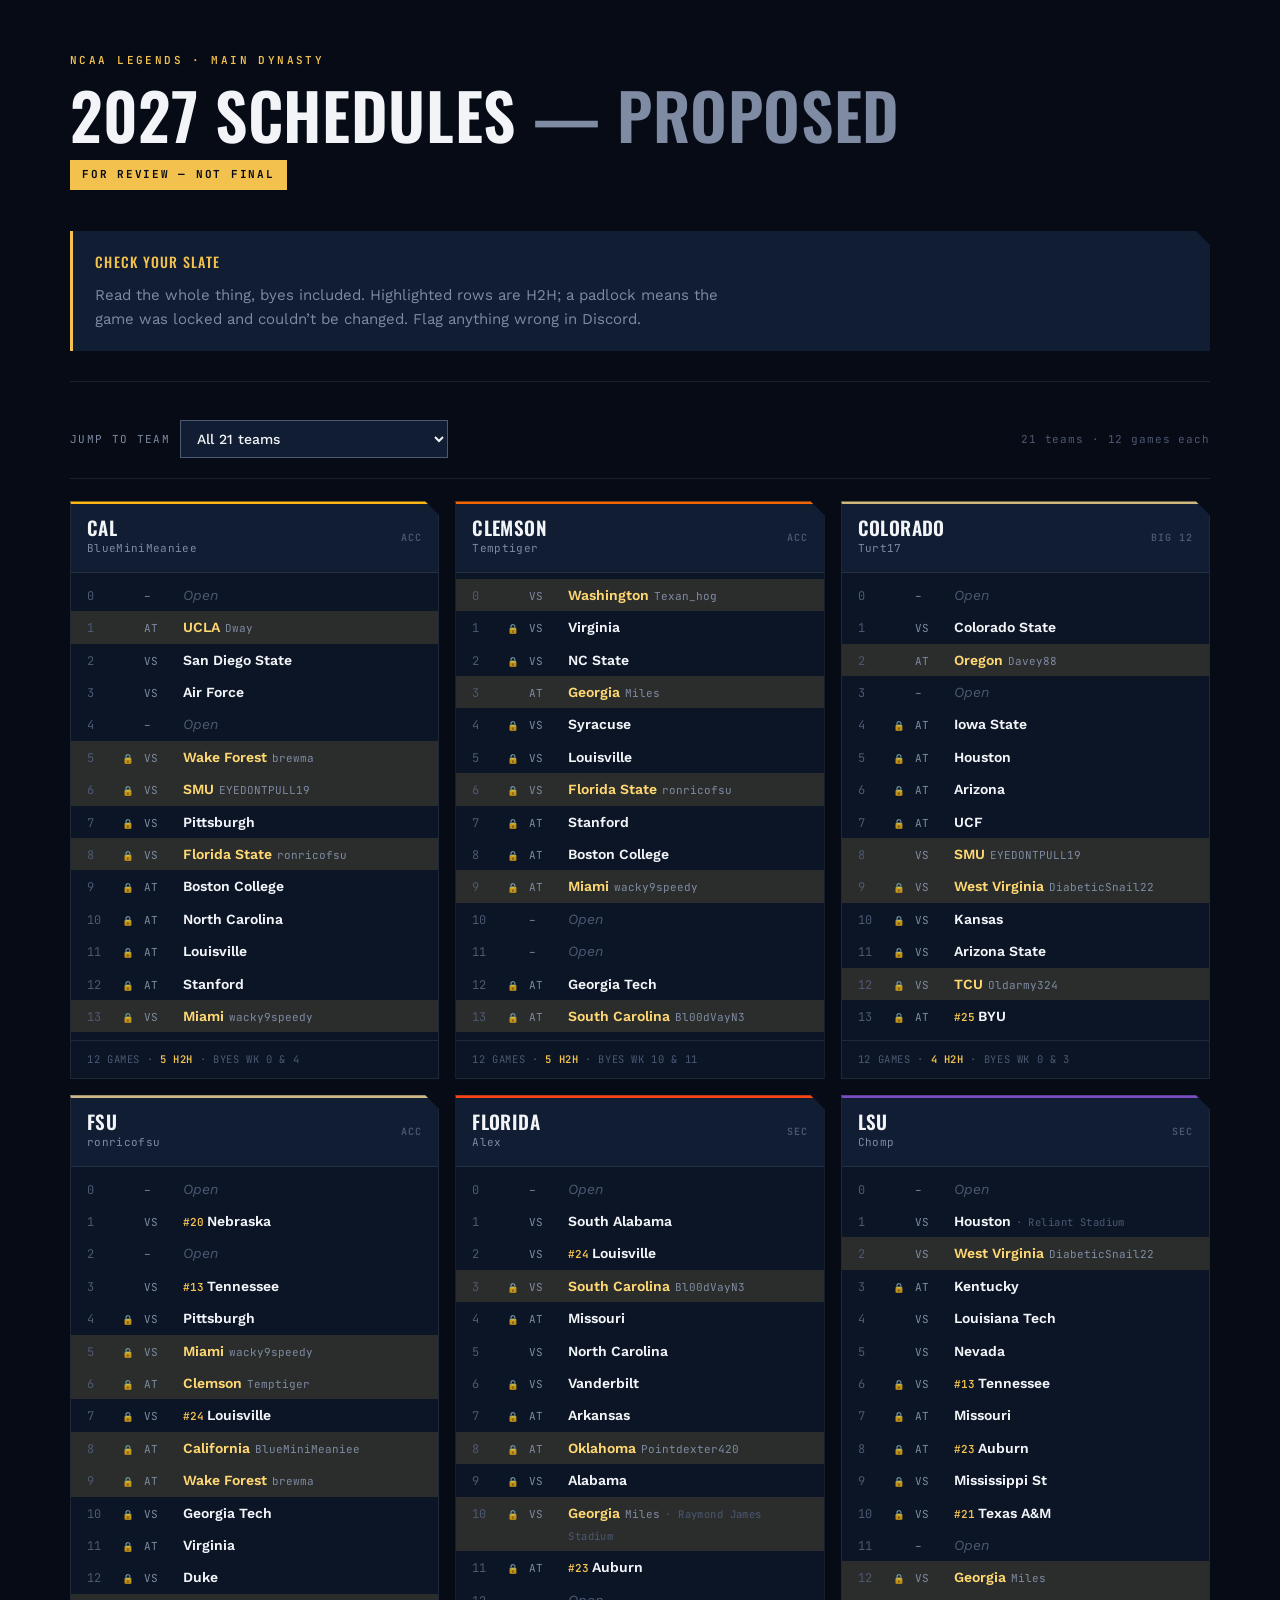
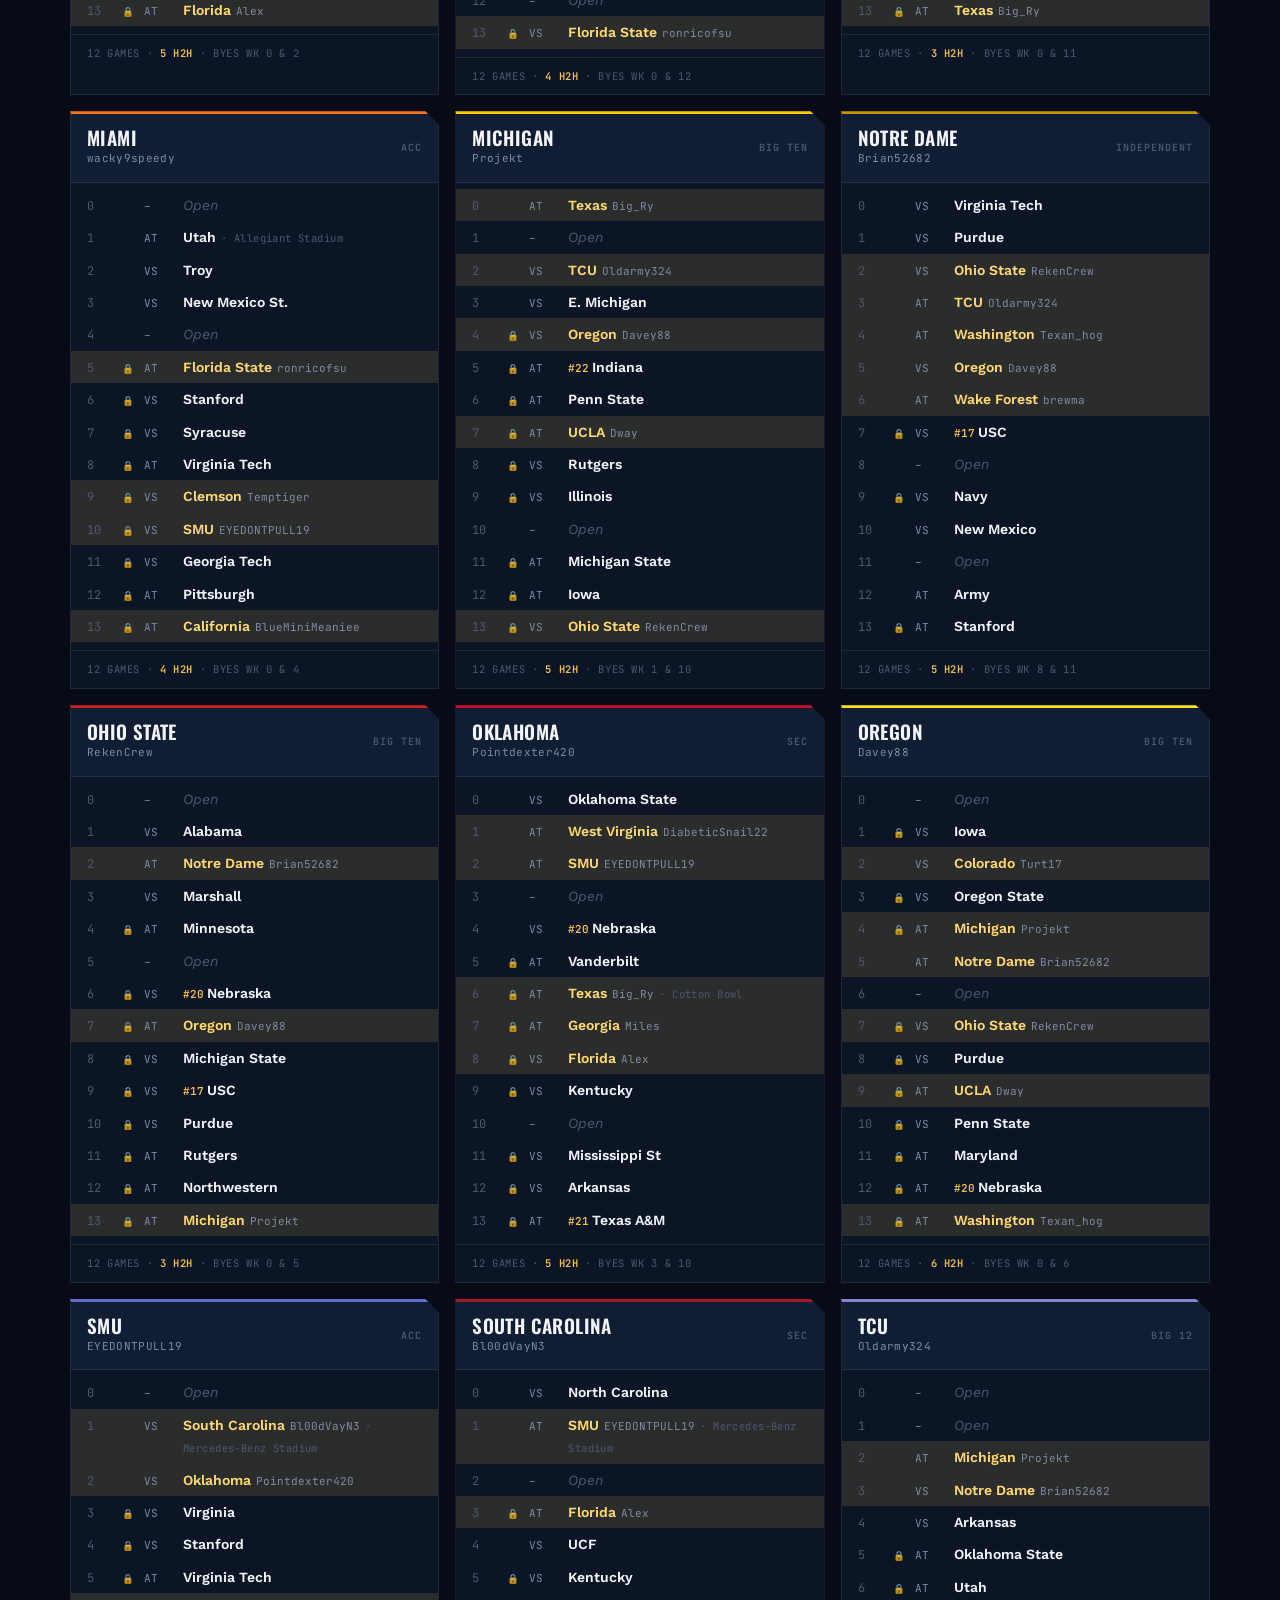
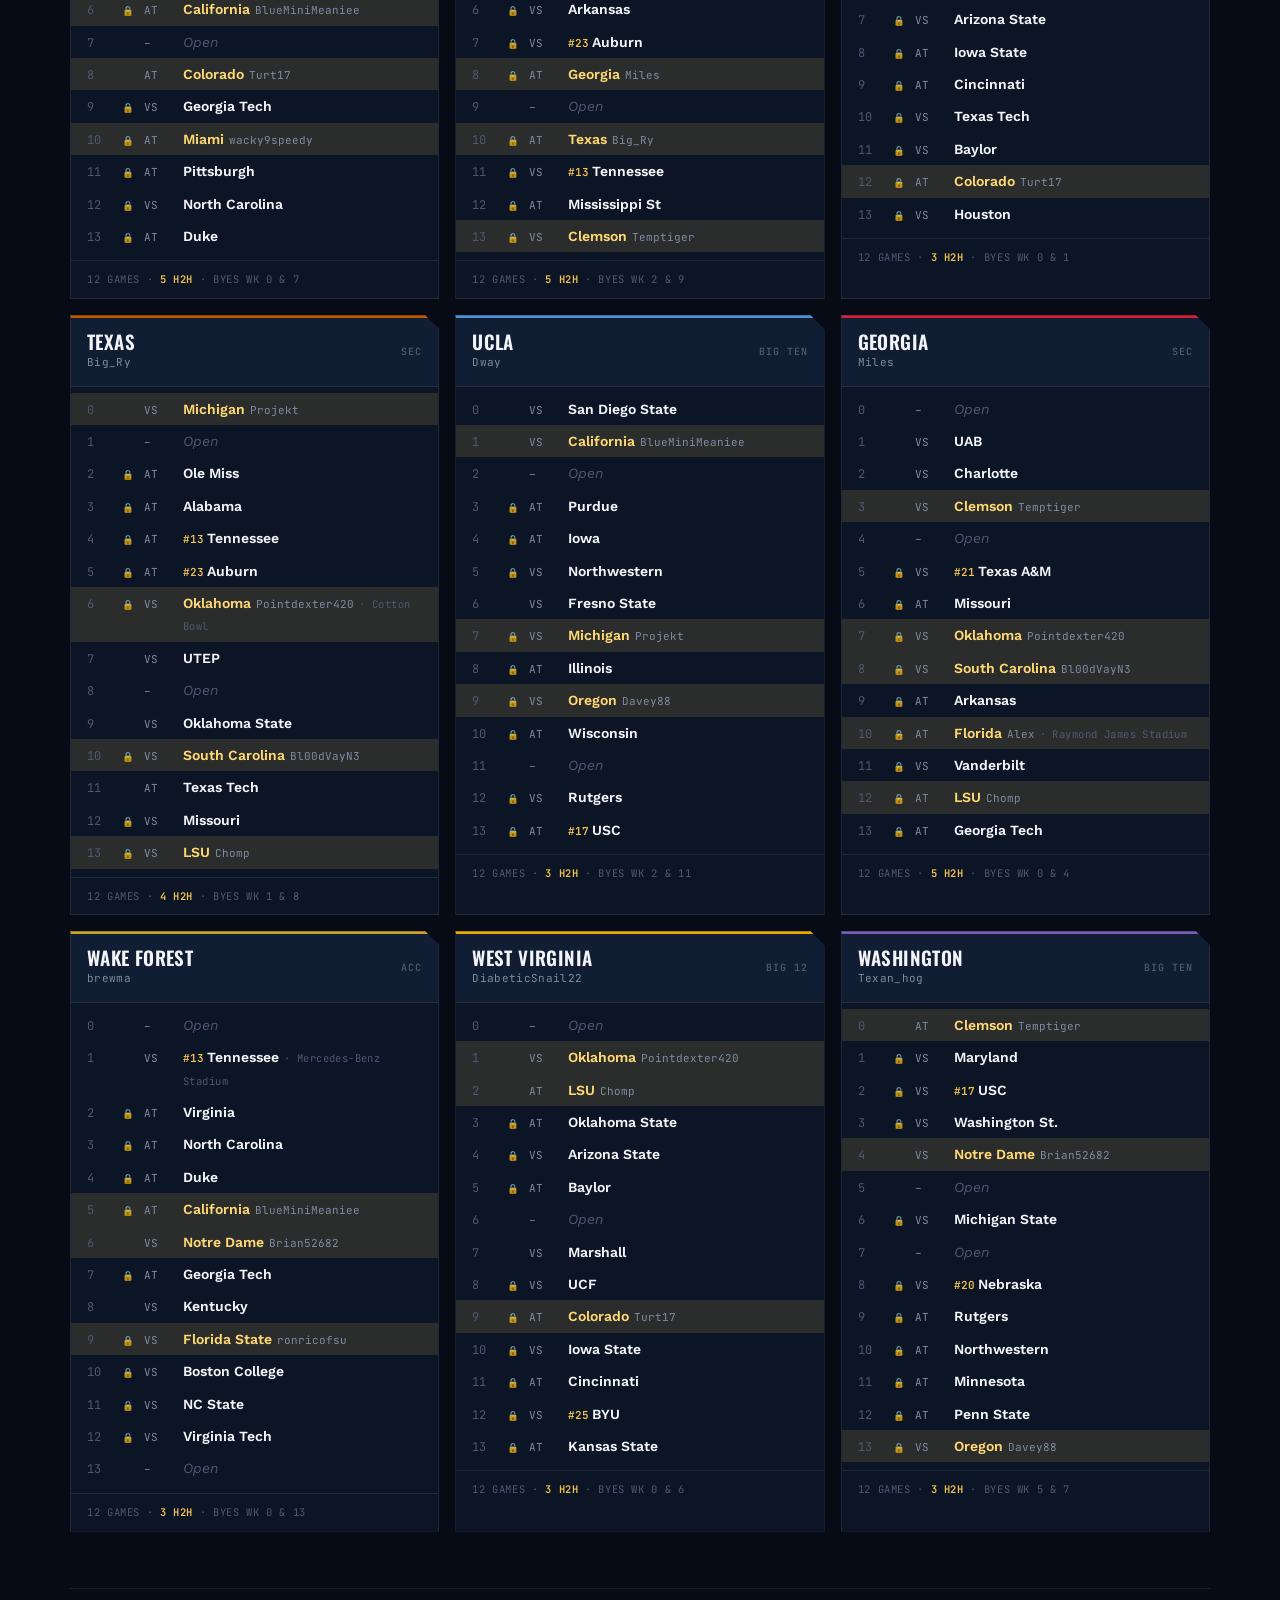
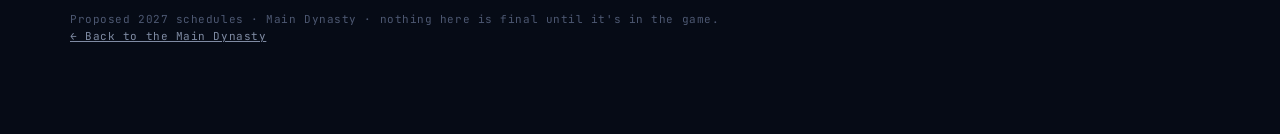
<file: main/2027-preview.html>
<!DOCTYPE html>
<html lang="en">
<head>
<meta charset="UTF-8">
<meta name="viewport" content="width=device-width, initial-scale=1.0">
<title>2027 Schedules — Proposed | NCAA Legends</title>
<meta name="description" content="Proposed 2027 schedules for the Main dynasty, posted for member review.">
<meta name="robots" content="noindex">

<link rel="icon" type="image/svg+xml" href="/favicon.svg">
<link rel="icon" type="image/png" sizes="32x32" href="/favicon-32.png">
<link rel="apple-touch-icon" sizes="180x180" href="/apple-touch-icon.png">
<meta name="theme-color" content="#060b16">

<meta property="og:type" content="website">
<meta property="og:site_name" content="NCAA Legends">
<meta property="og:title" content="2027 Schedules — Proposed">
<meta property="og:description" content="Proposed 2027 schedules for the Main dynasty. Check your slate and flag anything wrong.">
<meta property="og:image" content="https://ncaalegends.github.io/main/og-image.png">
<meta property="og:url" content="https://ncaalegends.github.io/main/2027-preview.html">

<link rel="preconnect" href="https://fonts.googleapis.com">
<link rel="preconnect" href="https://fonts.gstatic.com" crossorigin>
<link href="https://fonts.googleapis.com/css2?family=Oswald:wght@400;500;600;700&family=JetBrains+Mono:wght@400;600;700&family=Work+Sans:wght@400;500;600;700&display=swap" rel="stylesheet">

<style>
/* ============================================================
   2027 SCHEDULE PREVIEW — standalone, temporary.
   Self-contained on purpose: this page borrows the site's design
   tokens but links no site CSS or JS, so deleting this one file
   removes the page completely. Not linked from anywhere; share
   the URL directly. Delete once the schedules are locked in.
   ============================================================ */
:root{
  --navy-deep:#060b16;
  --navy:#0b1526;
  --navy-panel:#101d33;
  --steel:#7f8ba3;
  --steel-dim:#4d5872;
  --chalk:#f2f4f8;
  --gold:#f2c14e;
  --gold-bright:#ffd873;
  --gold-dim:rgba(242,193,78,.14);
  --crimson:#e0263a;
  --line:rgba(242,244,248,.09);
  --line-gold:rgba(242,193,78,.35);
  --team:var(--gold);
  --font-display:'Oswald',sans-serif;
  --font-body:'Work Sans',sans-serif;
  --font-mono:'JetBrains Mono',monospace;
  --cut:14px;
}
*{box-sizing:border-box}
html{-webkit-text-size-adjust:100%}
body{
  margin:0;
  background:
    radial-gradient(1100px 620px at 50% -12%, rgba(242,193,78,.07), transparent 62%),
    var(--navy-deep);
  color:var(--chalk);
  font-family:var(--font-body);
  font-size:15px;line-height:1.6;
  -webkit-font-smoothing:antialiased;
}
.wrap{max-width:1180px;margin:0 auto;padding:0 20px 88px}
a{color:var(--gold)}
.skip-link{position:absolute;left:-9999px}
.skip-link:focus{left:20px;top:12px;background:var(--gold);color:var(--navy-deep);padding:8px 14px;z-index:20}

/* ---------- hero ---------- */
.hero{padding:52px 0 30px;border-bottom:1px solid var(--line)}
.kicker{
  font-family:var(--font-mono);font-size:11px;font-weight:600;
  letter-spacing:.22em;text-transform:uppercase;color:var(--gold);
  margin:0 0 14px;
}
h1{
  font-family:var(--font-display);font-weight:600;
  font-size:clamp(38px,6vw,64px);line-height:.95;
  letter-spacing:.01em;text-transform:uppercase;margin:0;
  text-wrap:balance;
}
h1 span{color:var(--steel)}
.stamp{
  display:inline-block;margin-top:16px;
  font-family:var(--font-mono);font-size:11px;font-weight:700;
  letter-spacing:.16em;text-transform:uppercase;
  color:var(--navy-deep);background:var(--gold);
  padding:6px 12px;
}
/* ---------- callout ---------- */
.callout{
  margin-top:30px;padding:20px 22px;
  background:var(--navy-panel);
  border-left:3px solid var(--gold);
  clip-path:polygon(0 0,calc(100% - var(--cut)) 0,100% var(--cut),100% 100%,0 100%);
}
.callout h2{
  font-family:var(--font-display);font-weight:500;text-transform:uppercase;
  letter-spacing:.09em;font-size:14px;margin:0 0 10px;color:var(--gold);
}
.callout p{margin:0;color:var(--steel);max-width:70ch}
.callout b{color:var(--chalk);font-weight:600}

/* ---------- controls ---------- */
.controls{
  display:flex;flex-wrap:wrap;gap:10px;align-items:center;
  margin:38px 0 22px;padding-bottom:20px;border-bottom:1px solid var(--line);
}
.controls label{
  font-family:var(--font-mono);font-size:11px;letter-spacing:.12em;
  text-transform:uppercase;color:var(--steel);
}
select{
  font-family:var(--font-body);font-size:14px;font-weight:500;
  background:var(--navy-panel);color:var(--chalk);
  border:1px solid var(--steel-dim);padding:9px 12px;border-radius:0;
}
select:focus-visible{outline:2px solid var(--gold);outline-offset:2px}
.count{margin-left:auto;font-family:var(--font-mono);font-size:11px;color:var(--steel-dim);letter-spacing:.08em}

/* ---------- section heads ---------- */
h2.sec{
  font-family:var(--font-display);font-weight:500;text-transform:uppercase;
  letter-spacing:.09em;font-size:20px;margin:52px 0 6px;
}
p.sec{color:var(--steel);font-size:14px;margin:0 0 22px;max-width:72ch}

/* ---------- team cards ---------- */
.grid{display:grid;grid-template-columns:repeat(auto-fill,minmax(325px,1fr));gap:16px}
.team{
  background:var(--navy);border:1px solid var(--line);
  border-top:3px solid var(--team);
  clip-path:polygon(0 0,calc(100% - var(--cut)) 0,100% var(--cut),100% 100%,0 100%);
}
.team > header{
  display:flex;align-items:center;gap:12px;
  padding:14px 16px;border-bottom:1px solid var(--line);
  background:var(--navy-panel);
}
/* Light plate behind every logo — matches .team-mark on the rest of
   the site. A lot of college marks are black or navy and would
   vanish against this background. */
.team .mark{
  flex:0 0 auto;width:34px;height:34px;
  display:inline-grid;place-items:center;
  border-radius:50%;overflow:hidden;
  background:rgba(242,244,248,.94);
}
.team .mark img{width:100%;height:100%;object-fit:contain;padding:14%}
.team h3{
  font-family:var(--font-display);font-weight:600;text-transform:uppercase;
  font-size:19px;line-height:1.05;margin:0;letter-spacing:.02em;
}
.team .coach{
  font-family:var(--font-mono);font-size:11px;color:var(--steel);
  letter-spacing:.03em;display:block;margin-top:2px;
}
.team .conf{
  margin-left:auto;font-family:var(--font-mono);font-size:10px;font-weight:600;
  letter-spacing:.1em;color:var(--steel-dim);text-transform:uppercase;flex:none;
}

ol.slate{list-style:none;margin:0;padding:6px 0 8px}
ol.slate li{
  display:grid;grid-template-columns:26px 13px 30px 1fr;gap:0 9px;
  align-items:baseline;padding:5px 16px;font-size:14px;
}
.lk{font-size:9.5px;line-height:1;color:var(--steel-dim);opacity:.85}
.lk.free{visibility:hidden}
ol.slate li.h2h{background:var(--gold-dim)}
ol.slate li.rest .opp{color:var(--steel-dim);font-style:italic}
.wk{font-family:var(--font-mono);font-size:12px;color:var(--steel-dim);font-variant-numeric:tabular-nums}
.loc{font-family:var(--font-mono);font-size:11px;color:var(--steel);text-transform:uppercase}
.opp{color:var(--chalk)}
.opp b{font-weight:600}
.opp .vs{color:var(--gold-bright);font-weight:600}
.opp .hand{font-family:var(--font-mono);font-size:11px;color:var(--steel);font-weight:400}
.opp .rk{font-family:var(--font-mono);font-size:11px;color:var(--gold);font-weight:600;margin-right:3px}
.opp .site{font-family:var(--font-mono);font-size:10.5px;color:var(--steel-dim);letter-spacing:.04em}
.team > footer{
  border-top:1px solid var(--line);padding:10px 16px;
  font-family:var(--font-mono);font-size:10.5px;letter-spacing:.06em;
  color:var(--steel-dim);text-transform:uppercase;
}
.team > footer b{color:var(--gold);font-weight:600}

footer.page{
  margin-top:56px;padding-top:22px;border-top:1px solid var(--line);
  font-family:var(--font-mono);font-size:11px;color:var(--steel-dim);letter-spacing:.05em;
}
footer.page a{color:var(--steel)}

@media (max-width:560px){
  ol.slate li{grid-template-columns:24px 12px 28px 1fr;gap:0 7px;padding:5px 13px}
  .team > header{padding:12px 13px}
}
@media (prefers-reduced-motion:reduce){*{transition:none!important}}
</style>
</head>
<body>

<a class="skip-link" href="#main">Skip to content</a>

<div class="wrap">
<main id="main">

<div class="hero">
  <p class="kicker">NCAA Legends · Main Dynasty</p>
  <h1>2027 Schedules <span>— Proposed</span></h1>
  <p class="stamp">For review — not final</p>
  <div class="callout">
    <h2>Check your slate</h2>
    <p>Read the whole thing, byes included. Highlighted rows are H2H; a padlock means the game was locked and couldn’t be changed. Flag anything wrong in Discord.</p>
  </div>
</div>

<div class="controls">
  <label for="jump">Jump to team</label>
  <select id="jump">
    <option value="">All 21 teams</option>
  </select>
  <span class="count" id="count"></span>
</div>

<div class="grid" id="grid"></div>

<footer class="page">
  Proposed 2027 schedules · Main Dynasty · nothing here is final until it's in the game.<br>
  <a href="/main/">← Back to the Main Dynasty</a>
</footer>

</main>
</div>

<script>
/* Row shape: [week, location, opponent, coachHandleOrNull, siteNoteOrNull]
   location "" with opponent "Open" is a bye. Ranked CPU opponents carry
   their preseason rank in the opponent string as "(n)".              */
const TEAMS = [
 {t:"California",short:"Cal",c:"BlueMiniMeaniee",cf:"ACC",id:"25",k:"#FDB515",g:[
  [0,"","Open",null,null,0],
  [1,"at","UCLA","Dway",null,0],
  [2,"vs","San Diego State",null,null,0],
  [3,"vs","Air Force",null,null,0],
  [4,"","Open",null,null,0],
  [5,"vs","Wake Forest","brewma",null,1],
  [6,"vs","SMU","EYEDONTPULL19",null,1],
  [7,"vs","Pittsburgh",null,null,1],
  [8,"vs","Florida State","ronricofsu",null,1],
  [9,"at","Boston College",null,null,1],
  [10,"at","North Carolina",null,null,1],
  [11,"at","Louisville",null,null,1],
  [12,"at","Stanford",null,null,1],
  [13,"vs","Miami","wacky9speedy",null,1],]},

 {t:"Clemson",short:"Clemson",c:"Temptiger",cf:"ACC",id:"228",k:"#F56600",g:[
  [0,"vs","Washington","Texan_hog",null,0],
  [1,"vs","Virginia",null,null,1],
  [2,"vs","NC State",null,null,1],
  [3,"at","Georgia","Miles",null,0],
  [4,"vs","Syracuse",null,null,1],
  [5,"vs","Louisville",null,null,1],
  [6,"vs","Florida State","ronricofsu",null,1],
  [7,"at","Stanford",null,null,1],
  [8,"at","Boston College",null,null,1],
  [9,"at","Miami","wacky9speedy",null,1],
  [10,"","Open",null,null,0],
  [11,"","Open",null,null,0],
  [12,"at","Georgia Tech",null,null,1],
  [13,"at","South Carolina","Bl00dVayN3",null,1],]},

 {t:"Colorado",short:"Colorado",c:"Turt17",cf:"Big 12",id:"38",k:"#CFB87C",g:[
  [0,"","Open",null,null,0],
  [1,"vs","Colorado State",null,null,0],
  [2,"at","Oregon","Davey88",null,0],
  [3,"","Open",null,null,0],
  [4,"at","Iowa State",null,null,1],
  [5,"at","Houston",null,null,1],
  [6,"at","Arizona",null,null,1],
  [7,"at","UCF",null,null,1],
  [8,"vs","SMU","EYEDONTPULL19",null,0],
  [9,"vs","West Virginia","DiabeticSnail22",null,1],
  [10,"vs","Kansas",null,null,1],
  [11,"vs","Arizona State",null,null,1],
  [12,"vs","TCU","Oldarmy324",null,1],
  [13,"at","BYU (25)",null,null,1],]},

 {t:"Florida State",short:"FSU",c:"ronricofsu",cf:"ACC",id:"52",k:"#CEB888",g:[
  [0,"","Open",null,null,0],
  [1,"vs","Nebraska (20)",null,null,0],
  [2,"","Open",null,null,0],
  [3,"vs","Tennessee (13)",null,null,0],
  [4,"vs","Pittsburgh",null,null,1],
  [5,"vs","Miami","wacky9speedy",null,1],
  [6,"at","Clemson","Temptiger",null,1],
  [7,"vs","Louisville (24)",null,null,1],
  [8,"at","California","BlueMiniMeaniee",null,1],
  [9,"at","Wake Forest","brewma",null,1],
  [10,"vs","Georgia Tech",null,null,1],
  [11,"at","Virginia",null,null,1],
  [12,"vs","Duke",null,null,1],
  [13,"at","Florida","Alex",null,1],]},

 {t:"Florida",short:"Florida",c:"Alex",cf:"SEC",id:"57",k:"#FA4616",g:[
  [0,"","Open",null,null,0],
  [1,"vs","South Alabama",null,null,0],
  [2,"vs","Louisville (24)",null,null,0],
  [3,"vs","South Carolina","Bl00dVayN3",null,1],
  [4,"at","Missouri",null,null,1],
  [5,"vs","North Carolina",null,null,0],
  [6,"vs","Vanderbilt",null,null,1],
  [7,"at","Arkansas",null,null,1],
  [8,"at","Oklahoma","Pointdexter420",null,1],
  [9,"vs","Alabama",null,null,1],
  [10,"vs","Georgia","Miles","Raymond James Stadium",1],
  [11,"at","Auburn (23)",null,null,1],
  [12,"","Open",null,null,0],
  [13,"vs","Florida State","ronricofsu",null,1],]},

 {t:"LSU",short:"LSU",c:"Chomp",cf:"SEC",id:"99",k:"#7B4DBF",g:[
  [0,"","Open",null,null,0],
  [1,"vs","Houston",null,"Reliant Stadium",0],
  [2,"vs","West Virginia","DiabeticSnail22",null,0],
  [3,"at","Kentucky",null,null,1],
  [4,"vs","Louisiana Tech",null,null,0],
  [5,"vs","Nevada",null,null,0],
  [6,"vs","Tennessee (13)",null,null,1],
  [7,"at","Missouri",null,null,1],
  [8,"at","Auburn (23)",null,null,1],
  [9,"vs","Mississippi St",null,null,1],
  [10,"vs","Texas A&M (21)",null,null,1],
  [11,"","Open",null,null,0],
  [12,"vs","Georgia","Miles",null,1],
  [13,"at","Texas","Big_Ry",null,1],]},

 {t:"Miami",short:"Miami",c:"wacky9speedy",cf:"ACC",id:"2390",k:"#F47321",g:[
  [0,"","Open",null,null,0],
  [1,"at","Utah",null,"Allegiant Stadium",0],
  [2,"vs","Troy",null,null,0],
  [3,"vs","New Mexico St.",null,null,0],
  [4,"","Open",null,null,0],
  [5,"at","Florida State","ronricofsu",null,1],
  [6,"vs","Stanford",null,null,1],
  [7,"vs","Syracuse",null,null,1],
  [8,"at","Virginia Tech",null,null,1],
  [9,"vs","Clemson","Temptiger",null,1],
  [10,"vs","SMU","EYEDONTPULL19",null,1],
  [11,"vs","Georgia Tech",null,null,1],
  [12,"at","Pittsburgh",null,null,1],
  [13,"at","California","BlueMiniMeaniee",null,1],]},

 {t:"Michigan",short:"Michigan",c:"Projekt",cf:"Big Ten",id:"130",k:"#FFCB05",g:[
  [0,"at","Texas","Big_Ry",null,0],
  [1,"","Open",null,null,0],
  [2,"vs","TCU","Oldarmy324",null,0],
  [3,"vs","E. Michigan",null,null,0],
  [4,"vs","Oregon","Davey88",null,1],
  [5,"at","Indiana (22)",null,null,1],
  [6,"at","Penn State",null,null,1],
  [7,"at","UCLA","Dway",null,1],
  [8,"vs","Rutgers",null,null,1],
  [9,"vs","Illinois",null,null,1],
  [10,"","Open",null,null,0],
  [11,"at","Michigan State",null,null,1],
  [12,"at","Iowa",null,null,1],
  [13,"vs","Ohio State","RekenCrew",null,1],]},

 {t:"Notre Dame",short:"Notre Dame",c:"Brian52682",cf:"Independent",id:"87",k:"#C99700",g:[
  [0,"vs","Virginia Tech",null,null,0],
  [1,"vs","Purdue",null,null,0],
  [2,"vs","Ohio State","RekenCrew",null,0],
  [3,"at","TCU","Oldarmy324",null,0],
  [4,"at","Washington","Texan_hog",null,0],
  [5,"vs","Oregon","Davey88",null,0],
  [6,"at","Wake Forest","brewma",null,0],
  [7,"vs","USC (17)",null,null,1],
  [8,"","Open",null,null,0],
  [9,"vs","Navy",null,null,1],
  [10,"vs","New Mexico",null,null,0],
  [11,"","Open",null,null,0],
  [12,"at","Army",null,null,0],
  [13,"at","Stanford",null,null,1],]},

 {t:"Ohio State",short:"Ohio State",c:"RekenCrew",cf:"Big Ten",id:"194",k:"#CE2029",g:[
  [0,"","Open",null,null,0],
  [1,"vs","Alabama",null,null,0],
  [2,"at","Notre Dame","Brian52682",null,0],
  [3,"vs","Marshall",null,null,0],
  [4,"at","Minnesota",null,null,1],
  [5,"","Open",null,null,0],
  [6,"vs","Nebraska (20)",null,null,1],
  [7,"at","Oregon","Davey88",null,1],
  [8,"vs","Michigan State",null,null,1],
  [9,"vs","USC (17)",null,null,1],
  [10,"vs","Purdue",null,null,1],
  [11,"at","Rutgers",null,null,1],
  [12,"at","Northwestern",null,null,1],
  [13,"at","Michigan","Projekt",null,1],]},

 {t:"Oklahoma",short:"Oklahoma",c:"Pointdexter420",cf:"SEC",id:"201",k:"#C8102E",g:[
  [0,"vs","Oklahoma State",null,null,0],
  [1,"at","West Virginia","DiabeticSnail22",null,0],
  [2,"at","SMU","EYEDONTPULL19",null,0],
  [3,"","Open",null,null,0],
  [4,"vs","Nebraska (20)",null,null,0],
  [5,"at","Vanderbilt",null,null,1],
  [6,"at","Texas","Big_Ry","Cotton Bowl",1],
  [7,"at","Georgia","Miles",null,1],
  [8,"vs","Florida","Alex",null,1],
  [9,"vs","Kentucky",null,null,1],
  [10,"","Open",null,null,0],
  [11,"vs","Mississippi St",null,null,1],
  [12,"vs","Arkansas",null,null,1],
  [13,"at","Texas A&M (21)",null,null,1],]},

 {t:"Oregon",short:"Oregon",c:"Davey88",cf:"Big Ten",id:"2483",k:"#FEE123",g:[
  [0,"","Open",null,null,0],
  [1,"vs","Iowa",null,null,1],
  [2,"vs","Colorado","Turt17",null,0],
  [3,"vs","Oregon State",null,null,1],
  [4,"at","Michigan","Projekt",null,1],
  [5,"at","Notre Dame","Brian52682",null,0],
  [6,"","Open",null,null,0],
  [7,"vs","Ohio State","RekenCrew",null,1],
  [8,"vs","Purdue",null,null,1],
  [9,"at","UCLA","Dway",null,1],
  [10,"vs","Penn State",null,null,1],
  [11,"at","Maryland",null,null,1],
  [12,"at","Nebraska (20)",null,null,1],
  [13,"at","Washington","Texan_hog",null,1],]},

 {t:"SMU",short:"SMU",c:"EYEDONTPULL19",cf:"ACC",id:"2567",k:"#5A6FD1",g:[
  [0,"","Open",null,null,0],
  [1,"vs","South Carolina","Bl00dVayN3","Mercedes-Benz Stadium",0],
  [2,"vs","Oklahoma","Pointdexter420",null,0],
  [3,"vs","Virginia",null,null,1],
  [4,"vs","Stanford",null,null,1],
  [5,"at","Virginia Tech",null,null,1],
  [6,"at","California","BlueMiniMeaniee",null,1],
  [7,"","Open",null,null,0],
  [8,"at","Colorado","Turt17",null,0],
  [9,"vs","Georgia Tech",null,null,1],
  [10,"at","Miami","wacky9speedy",null,1],
  [11,"at","Pittsburgh",null,null,1],
  [12,"vs","North Carolina",null,null,1],
  [13,"at","Duke",null,null,1],]},

 {t:"South Carolina",short:"South Carolina",c:"Bl00dVayN3",cf:"SEC",id:"2579",k:"#A6192E",g:[
  [0,"vs","North Carolina",null,null,0],
  [1,"at","SMU","EYEDONTPULL19","Mercedes-Benz Stadium",0],
  [2,"","Open",null,null,0],
  [3,"at","Florida","Alex",null,1],
  [4,"vs","UCF",null,null,0],
  [5,"vs","Kentucky",null,null,1],
  [6,"vs","Arkansas",null,null,1],
  [7,"vs","Auburn (23)",null,null,1],
  [8,"at","Georgia","Miles",null,1],
  [9,"","Open",null,null,0],
  [10,"at","Texas","Big_Ry",null,1],
  [11,"vs","Tennessee (13)",null,null,1],
  [12,"at","Mississippi St",null,null,1],
  [13,"vs","Clemson","Temptiger",null,1],]},

 {t:"TCU",short:"TCU",c:"Oldarmy324",cf:"Big 12",id:"2628",k:"#8A7FD1",g:[
  [0,"","Open",null,null,0],
  [1,"","Open",null,null,0],
  [2,"at","Michigan","Projekt",null,0],
  [3,"vs","Notre Dame","Brian52682",null,0],
  [4,"vs","Arkansas",null,null,0],
  [5,"at","Oklahoma State",null,null,1],
  [6,"at","Utah",null,null,1],
  [7,"vs","Arizona State",null,null,1],
  [8,"at","Iowa State",null,null,1],
  [9,"at","Cincinnati",null,null,1],
  [10,"vs","Texas Tech",null,null,1],
  [11,"vs","Baylor",null,null,1],
  [12,"at","Colorado","Turt17",null,1],
  [13,"vs","Houston",null,null,1],]},

 {t:"Texas",short:"Texas",c:"Big_Ry",cf:"SEC",id:"251",k:"#BF5700",g:[
  [0,"vs","Michigan","Projekt",null,0],
  [1,"","Open",null,null,0],
  [2,"at","Ole Miss",null,null,1],
  [3,"at","Alabama",null,null,1],
  [4,"at","Tennessee (13)",null,null,1],
  [5,"at","Auburn (23)",null,null,1],
  [6,"vs","Oklahoma","Pointdexter420","Cotton Bowl",1],
  [7,"vs","UTEP",null,null,0],
  [8,"","Open",null,null,0],
  [9,"vs","Oklahoma State",null,null,0],
  [10,"vs","South Carolina","Bl00dVayN3",null,1],
  [11,"at","Texas Tech",null,null,0],
  [12,"vs","Missouri",null,null,1],
  [13,"vs","LSU","Chomp",null,1],]},

 {t:"UCLA",short:"UCLA",c:"Dway",cf:"Big Ten",id:"26",k:"#4B92DB",g:[
  [0,"vs","San Diego State",null,null,0],
  [1,"vs","California","BlueMiniMeaniee",null,0],
  [2,"","Open",null,null,0],
  [3,"at","Purdue",null,null,1],
  [4,"at","Iowa",null,null,1],
  [5,"vs","Northwestern",null,null,1],
  [6,"vs","Fresno State",null,null,0],
  [7,"vs","Michigan","Projekt",null,1],
  [8,"at","Illinois",null,null,1],
  [9,"vs","Oregon","Davey88",null,1],
  [10,"at","Wisconsin",null,null,1],
  [11,"","Open",null,null,0],
  [12,"vs","Rutgers",null,null,1],
  [13,"at","USC (17)",null,null,1],]},

 {t:"Georgia",short:"Georgia",c:"Miles",cf:"SEC",id:"61",k:"#D6203A",g:[
  [0,"","Open",null,null,0],
  [1,"vs","UAB",null,null,0],
  [2,"vs","Charlotte",null,null,0],
  [3,"vs","Clemson","Temptiger",null,0],
  [4,"","Open",null,null,0],
  [5,"vs","Texas A&M (21)",null,null,1],
  [6,"at","Missouri",null,null,1],
  [7,"vs","Oklahoma","Pointdexter420",null,1],
  [8,"vs","South Carolina","Bl00dVayN3",null,1],
  [9,"at","Arkansas",null,null,1],
  [10,"at","Florida","Alex","Raymond James Stadium",1],
  [11,"vs","Vanderbilt",null,null,1],
  [12,"at","LSU","Chomp",null,1],
  [13,"at","Georgia Tech",null,null,1],]},

 {t:"Wake Forest",short:"Wake Forest",c:"brewma",cf:"ACC",id:"154",k:"#C9A227",g:[
  [0,"","Open",null,null,0],
  [1,"vs","Tennessee (13)",null,"Mercedes-Benz Stadium",0],
  [2,"at","Virginia",null,null,1],
  [3,"at","North Carolina",null,null,1],
  [4,"at","Duke",null,null,1],
  [5,"at","California","BlueMiniMeaniee",null,1],
  [6,"vs","Notre Dame","Brian52682",null,0],
  [7,"at","Georgia Tech",null,null,1],
  [8,"vs","Kentucky",null,null,0],
  [9,"vs","Florida State","ronricofsu",null,1],
  [10,"vs","Boston College",null,null,1],
  [11,"vs","NC State",null,null,1],
  [12,"vs","Virginia Tech",null,null,1],
  [13,"","Open",null,null,0],]},

 {t:"West Virginia",short:"West Virginia",c:"DiabeticSnail22",cf:"Big 12",id:"277",k:"#EAAA00",g:[
  [0,"","Open",null,null,0],
  [1,"vs","Oklahoma","Pointdexter420",null,0],
  [2,"at","LSU","Chomp",null,0],
  [3,"at","Oklahoma State",null,null,1],
  [4,"vs","Arizona State",null,null,1],
  [5,"at","Baylor",null,null,1],
  [6,"","Open",null,null,0],
  [7,"vs","Marshall",null,null,0],
  [8,"vs","UCF",null,null,1],
  [9,"at","Colorado","Turt17",null,1],
  [10,"vs","Iowa State",null,null,1],
  [11,"at","Cincinnati",null,null,1],
  [12,"vs","BYU (25)",null,null,1],
  [13,"at","Kansas State",null,null,1],]},

 {t:"Washington",short:"Washington",c:"Texan_hog",cf:"Big Ten",id:"264",k:"#7A5BB5",g:[
  [0,"at","Clemson","Temptiger",null,0],
  [1,"vs","Maryland",null,null,1],
  [2,"vs","USC (17)",null,null,1],
  [3,"vs","Washington St.",null,null,1],
  [4,"vs","Notre Dame","Brian52682",null,0],
  [5,"","Open",null,null,0],
  [6,"vs","Michigan State",null,null,1],
  [7,"","Open",null,null,0],
  [8,"vs","Nebraska (20)",null,null,1],
  [9,"at","Rutgers",null,null,1],
  [10,"at","Northwestern",null,null,1],
  [11,"at","Minnesota",null,null,1],
  [12,"at","Penn State",null,null,1],
  [13,"vs","Oregon","Davey88",null,1],]},
];

const LOGO = "https://a.espncdn.com/i/teamlogos/ncaa/500/";
const esc = s => String(s).replace(/[&<>"]/g, c => ({"&":"&amp;","<":"&lt;",">":"&gt;",'"':"&quot;"}[c]));

/* Opponent name, with any "(rank)" suffix pulled out as its own chip. */
function oppHtml(name, handle){
  const m = /^(.*?)\s*\((\d+)\)$/.exec(name);
  const base = m ? m[1] : name;
  const rank = m ? `<span class="rk">#${m[2]}</span>` : "";
  return handle
    ? `${rank}<span class="vs">${esc(base)}</span> <span class="hand">${esc(handle)}</span>`
    : `${rank}<b>${esc(base)}</b>`;
}

function card(x){
  const rows = x.g.map(([w, loc, opp, handle, site, locked]) => {
    const bye = opp === "Open";
    return `<li class="${bye ? "rest" : handle ? "h2h" : ""}">
      <span class="wk">${w}</span>
      <span class="lk${locked ? "" : " free"}" title="Locked — conference game or fixed rivalry">&#128274;</span>
      <span class="loc">${loc ? esc(loc) : "&ndash;"}</span>
      <span class="opp">${bye ? "Open" : oppHtml(opp, handle)}${site ? ` <span class="site">· ${esc(site)}</span>` : ""}</span>
    </li>`;
  }).join("");

  const games = x.g.filter(r => r[2] !== "Open").length;
  const h2h = x.g.filter(r => r[3]).length;
  const byes = x.g.filter(r => r[2] === "Open").map(r => r[0]).join(" & ");

  return `<article class="team" data-team="${esc(x.t)}" style="--team:${x.k}">
    <header>
      <span class="mark"><img src="${LOGO}${x.id}.png" alt="" loading="lazy"
        onerror="this.closest('.mark').remove()"></span>
      <div>
        <h3>${esc(x.short)}</h3>
        <span class="coach">${esc(x.c)}</span>
      </div>
      <span class="conf">${esc(x.cf)}</span>
    </header>
    <ol class="slate">${rows}</ol>
    <footer>${games} games · <b>${h2h} H2H</b> · byes wk ${byes}</footer>
  </article>`;
}

const grid = document.getElementById("grid");
grid.innerHTML = TEAMS.map(card).join("");

/* ---- jump-to-team ---- */
const jump = document.getElementById("jump");
TEAMS.slice().sort((a, b) => a.short.localeCompare(b.short)).forEach(x => {
  const o = document.createElement("option");
  o.value = x.t;
  o.textContent = `${x.short} — ${x.c}`;
  jump.append(o);
});
jump.addEventListener("change", () => {
  const v = jump.value;
  document.querySelectorAll(".team").forEach(el => {
    el.hidden = v ? el.dataset.team !== v : false;
  });
  tally();
});

function tally(){
  const shown = [...document.querySelectorAll(".team")].filter(el => !el.hidden).length;
  document.getElementById("count").textContent = shown === TEAMS.length
    ? `${TEAMS.length} teams · 12 games each`
    : `Showing ${shown} of ${TEAMS.length}`;
}
tally();
</script>

</body>
</html>
</file>
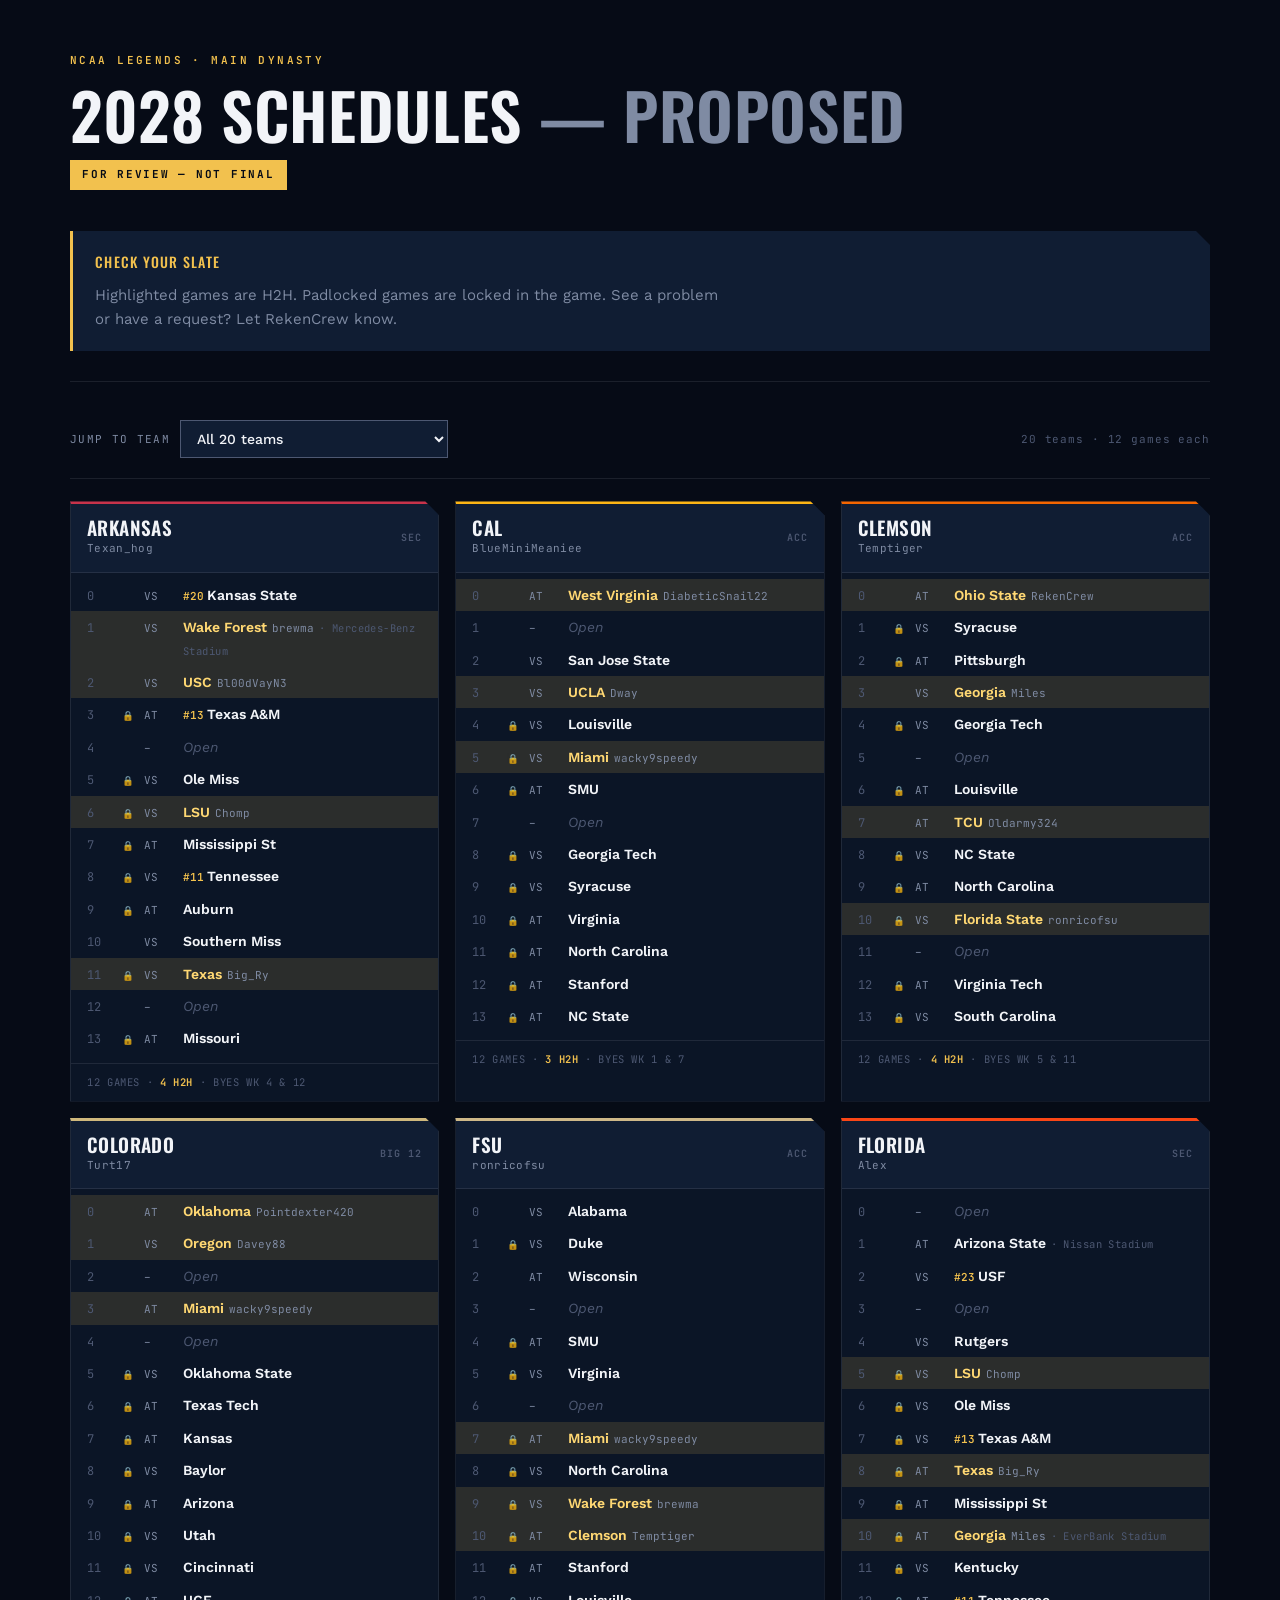
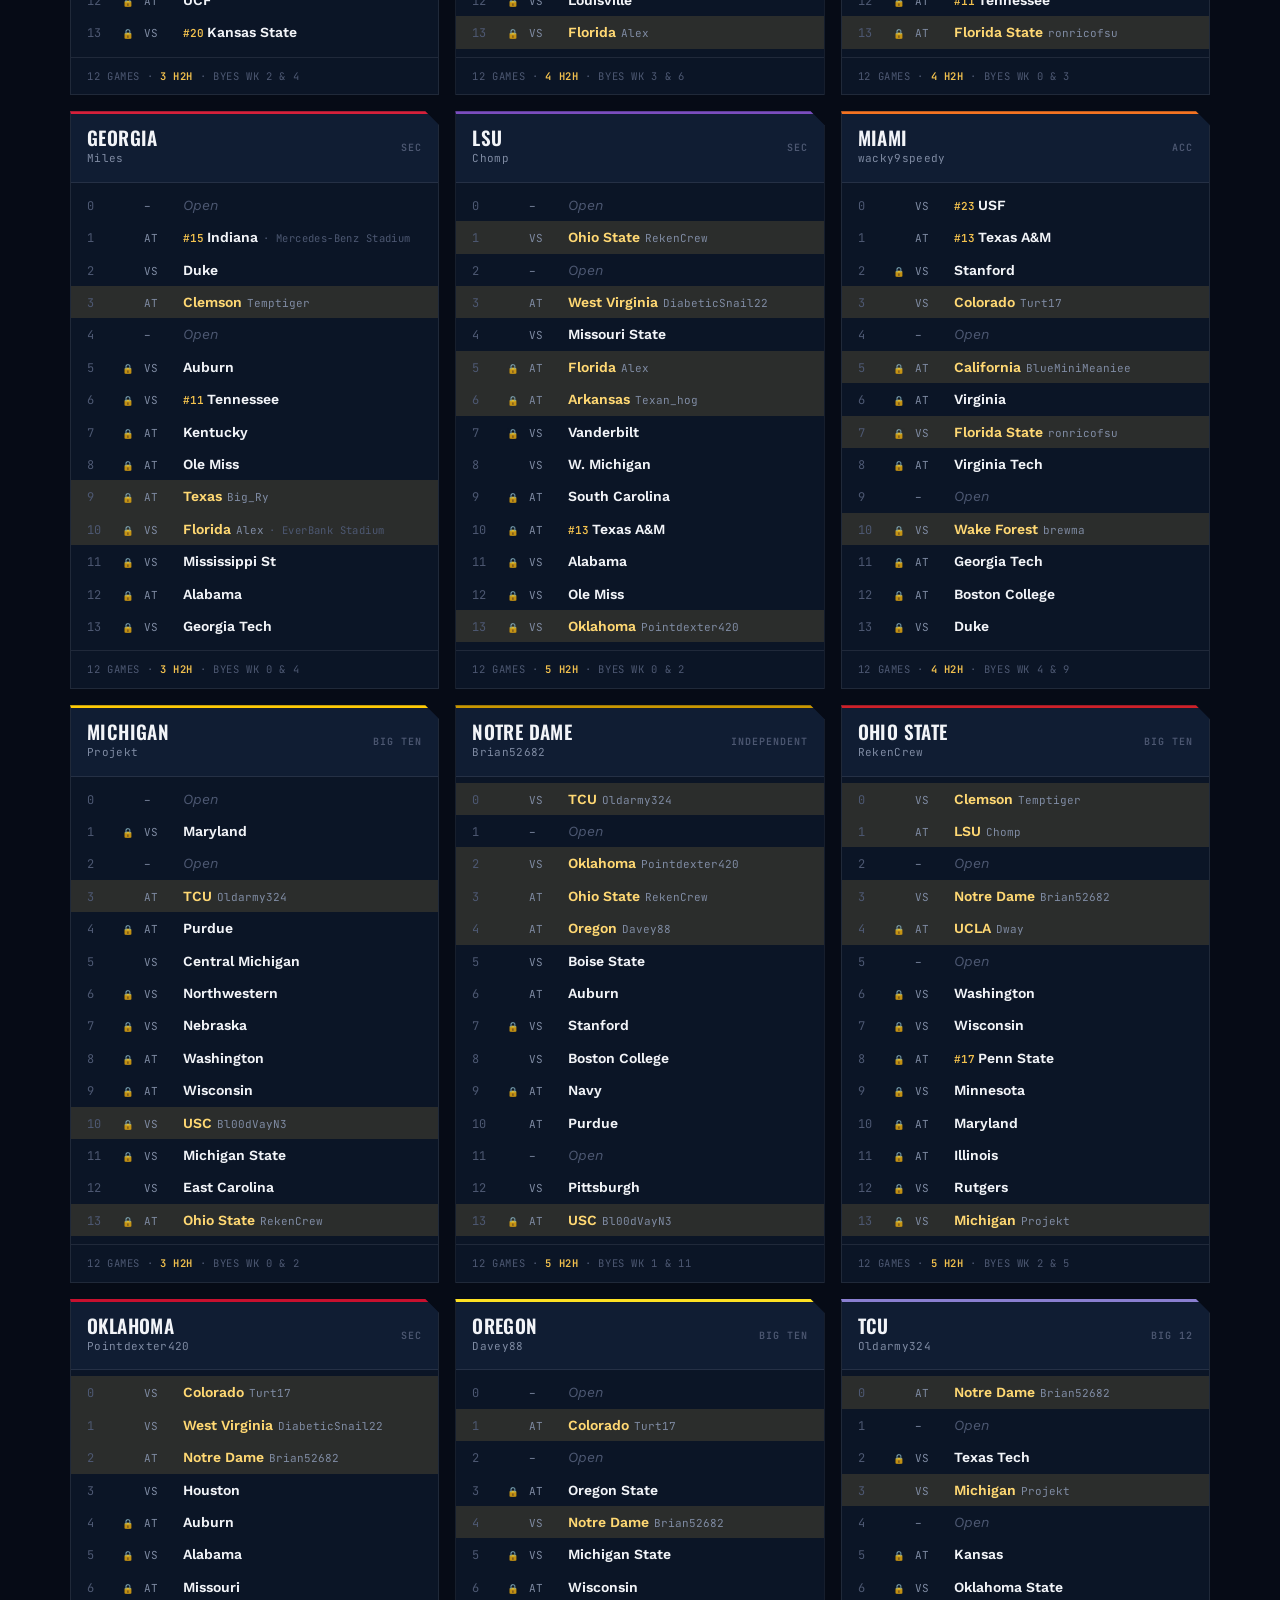
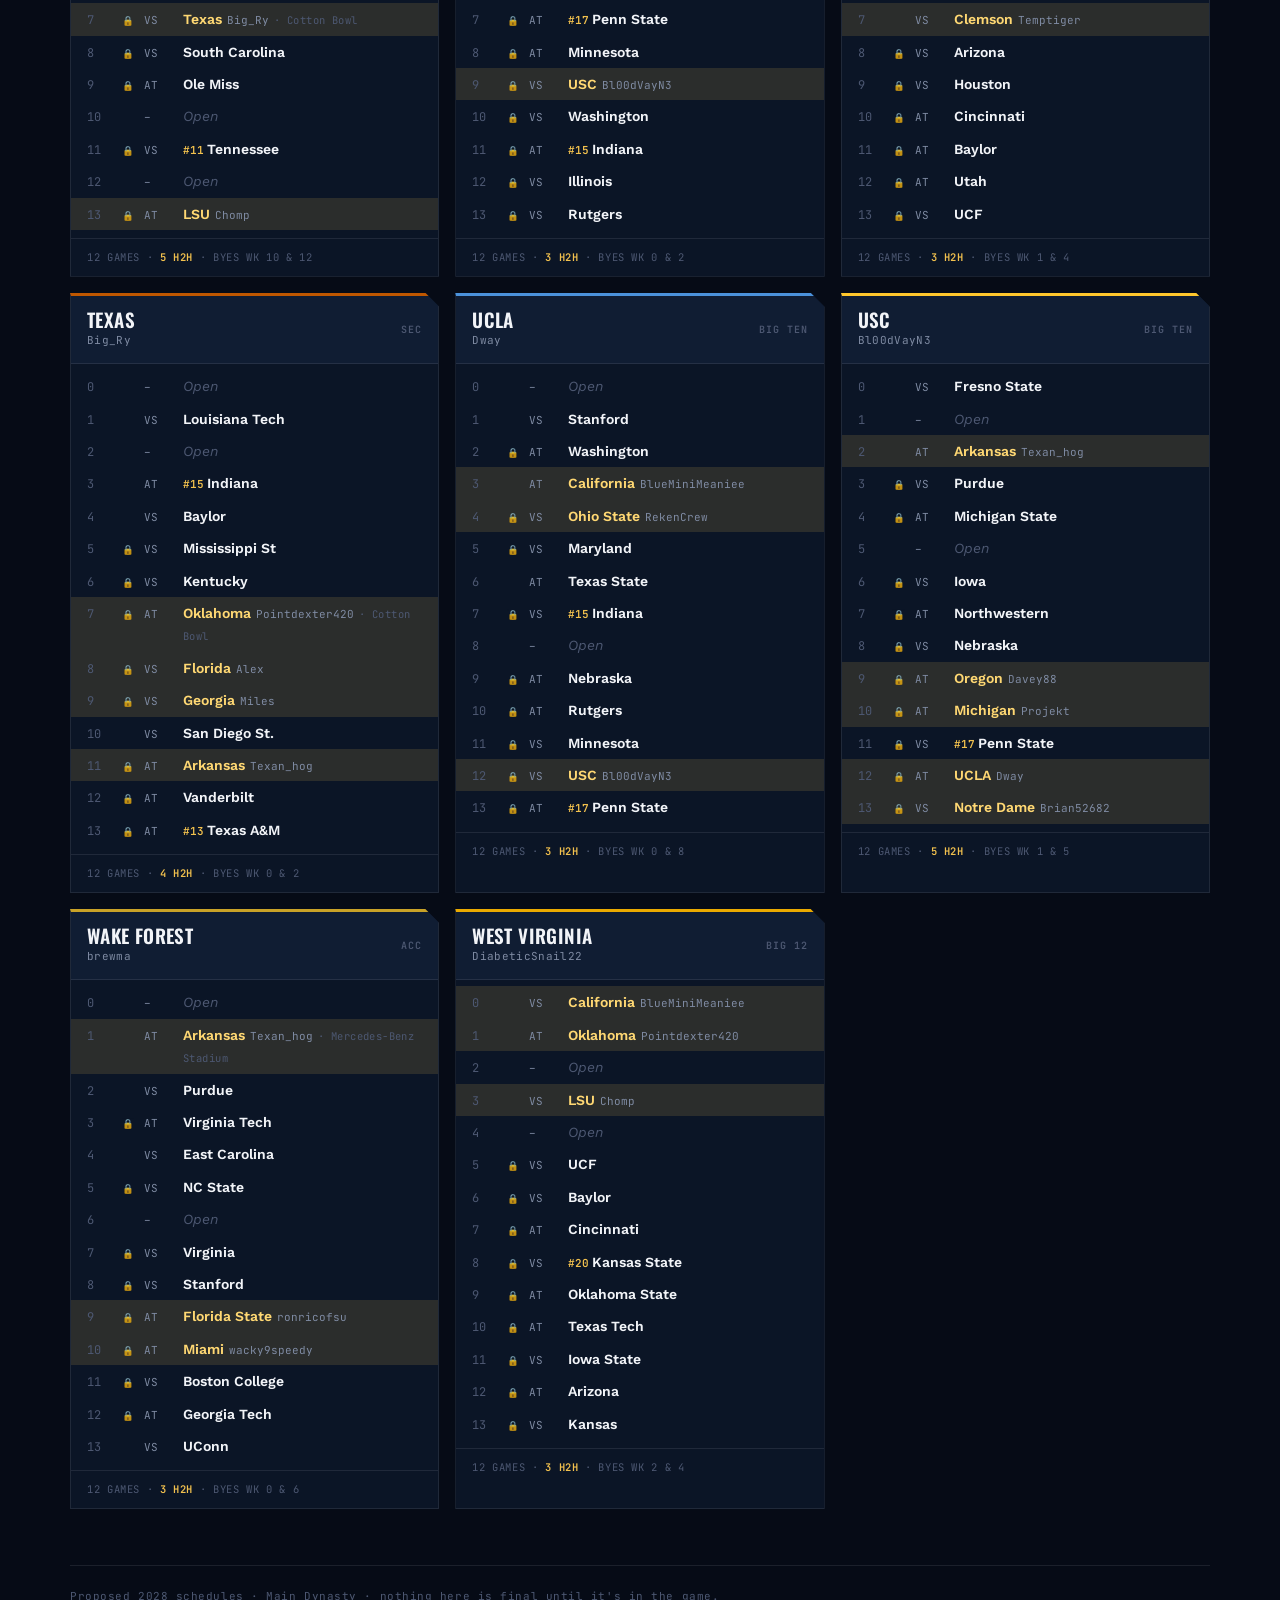
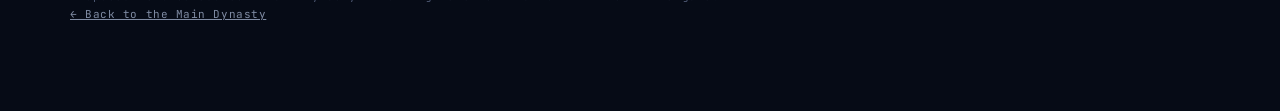
<file: main/2028-preview.html>
<!DOCTYPE html>
<html lang="en">
<head>
<meta charset="UTF-8">
<meta name="viewport" content="width=device-width, initial-scale=1.0">
<title>2028 Schedules — Proposed | NCAA Legends</title>
<meta name="description" content="Proposed 2028 schedules for the Main dynasty, posted for member review.">
<meta name="robots" content="noindex">

<link rel="icon" type="image/svg+xml" href="/favicon.svg">
<link rel="icon" type="image/png" sizes="32x32" href="/favicon-32.png">
<link rel="apple-touch-icon" sizes="180x180" href="/apple-touch-icon.png">
<meta name="theme-color" content="#060b16">

<meta property="og:type" content="website">
<meta property="og:site_name" content="NCAA Legends">
<meta property="og:title" content="2028 Schedules — Proposed">
<meta property="og:description" content="Proposed 2028 schedules for the Main dynasty. Check your slate and flag anything wrong.">
<meta property="og:image" content="https://ncaalegends.github.io/main/og-image.png">
<meta property="og:url" content="https://ncaalegends.github.io/main/2028-preview.html">

<link rel="preconnect" href="https://fonts.googleapis.com">
<link rel="preconnect" href="https://fonts.gstatic.com" crossorigin>
<link href="https://fonts.googleapis.com/css2?family=Oswald:wght@400;500;600;700&family=JetBrains+Mono:wght@400;600;700&family=Work+Sans:wght@400;500;600;700&display=swap" rel="stylesheet">

<style>
/* ============================================================
   2028 SCHEDULE PREVIEW — standalone, temporary.
   Self-contained on purpose: this page borrows the site's design
   tokens but links no site CSS or JS, so deleting this one file
   removes the page completely. Not linked from anywhere; share
   the URL directly. Delete once the schedules are locked in.
   ============================================================ */
:root{
  --navy-deep:#060b16;
  --navy:#0b1526;
  --navy-panel:#101d33;
  --steel:#7f8ba3;
  --steel-dim:#4d5872;
  --chalk:#f2f4f8;
  --gold:#f2c14e;
  --gold-bright:#ffd873;
  --gold-dim:rgba(242,193,78,.14);
  --crimson:#e0263a;
  --line:rgba(242,244,248,.09);
  --line-gold:rgba(242,193,78,.35);
  --team:var(--gold);
  --font-display:'Oswald',sans-serif;
  --font-body:'Work Sans',sans-serif;
  --font-mono:'JetBrains Mono',monospace;
  --cut:14px;
}
*{box-sizing:border-box}
html{-webkit-text-size-adjust:100%}
body{
  margin:0;
  background:
    radial-gradient(1100px 620px at 50% -12%, rgba(242,193,78,.07), transparent 62%),
    var(--navy-deep);
  color:var(--chalk);
  font-family:var(--font-body);
  font-size:15px;line-height:1.6;
  -webkit-font-smoothing:antialiased;
}
.wrap{max-width:1180px;margin:0 auto;padding:0 20px 88px}
a{color:var(--gold)}
.skip-link{position:absolute;left:-9999px}
.skip-link:focus{left:20px;top:12px;background:var(--gold);color:var(--navy-deep);padding:8px 14px;z-index:20}

/* ---------- hero ---------- */
.hero{padding:52px 0 30px;border-bottom:1px solid var(--line)}
.kicker{
  font-family:var(--font-mono);font-size:11px;font-weight:600;
  letter-spacing:.22em;text-transform:uppercase;color:var(--gold);
  margin:0 0 14px;
}
h1{
  font-family:var(--font-display);font-weight:600;
  font-size:clamp(38px,6vw,64px);line-height:.95;
  letter-spacing:.01em;text-transform:uppercase;margin:0;
  text-wrap:balance;
}
h1 span{color:var(--steel)}
.stamp{
  display:inline-block;margin-top:16px;
  font-family:var(--font-mono);font-size:11px;font-weight:700;
  letter-spacing:.16em;text-transform:uppercase;
  color:var(--navy-deep);background:var(--gold);
  padding:6px 12px;
}
/* ---------- callout ---------- */
.callout{
  margin-top:30px;padding:20px 22px;
  background:var(--navy-panel);
  border-left:3px solid var(--gold);
  clip-path:polygon(0 0,calc(100% - var(--cut)) 0,100% var(--cut),100% 100%,0 100%);
}
.callout h2{
  font-family:var(--font-display);font-weight:500;text-transform:uppercase;
  letter-spacing:.09em;font-size:14px;margin:0 0 10px;color:var(--gold);
}
.callout p{margin:0;color:var(--steel);max-width:70ch}
.callout b{color:var(--chalk);font-weight:600}

/* ---------- controls ---------- */
.controls{
  display:flex;flex-wrap:wrap;gap:10px;align-items:center;
  margin:38px 0 22px;padding-bottom:20px;border-bottom:1px solid var(--line);
}
.controls label{
  font-family:var(--font-mono);font-size:11px;letter-spacing:.12em;
  text-transform:uppercase;color:var(--steel);
}
select{
  font-family:var(--font-body);font-size:14px;font-weight:500;
  background:var(--navy-panel);color:var(--chalk);
  border:1px solid var(--steel-dim);padding:9px 12px;border-radius:0;
}
select:focus-visible{outline:2px solid var(--gold);outline-offset:2px}
.count{margin-left:auto;font-family:var(--font-mono);font-size:11px;color:var(--steel-dim);letter-spacing:.08em}

/* ---------- section heads ---------- */
h2.sec{
  font-family:var(--font-display);font-weight:500;text-transform:uppercase;
  letter-spacing:.09em;font-size:20px;margin:52px 0 6px;
}
p.sec{color:var(--steel);font-size:14px;margin:0 0 22px;max-width:72ch}

/* ---------- team cards ---------- */
.grid{display:grid;grid-template-columns:repeat(auto-fill,minmax(325px,1fr));gap:16px}
.team{
  background:var(--navy);border:1px solid var(--line);
  border-top:3px solid var(--team);
  clip-path:polygon(0 0,calc(100% - var(--cut)) 0,100% var(--cut),100% 100%,0 100%);
}
.team > header{
  display:flex;align-items:center;gap:12px;
  padding:14px 16px;border-bottom:1px solid var(--line);
  background:var(--navy-panel);
}
/* Light plate behind every logo — matches .team-mark on the rest of
   the site. A lot of college marks are black or navy and would
   vanish against this background. */
.team .mark{
  flex:0 0 auto;width:34px;height:34px;
  display:inline-grid;place-items:center;
  border-radius:50%;overflow:hidden;
  background:rgba(242,244,248,.94);
}
.team .mark img{width:100%;height:100%;object-fit:contain;padding:14%}
.team h3{
  font-family:var(--font-display);font-weight:600;text-transform:uppercase;
  font-size:19px;line-height:1.05;margin:0;letter-spacing:.02em;
}
.team .coach{
  font-family:var(--font-mono);font-size:11px;color:var(--steel);
  letter-spacing:.03em;display:block;margin-top:2px;
}
.team .conf{
  margin-left:auto;font-family:var(--font-mono);font-size:10px;font-weight:600;
  letter-spacing:.1em;color:var(--steel-dim);text-transform:uppercase;flex:none;
}

ol.slate{list-style:none;margin:0;padding:6px 0 8px}
ol.slate li{
  display:grid;grid-template-columns:26px 13px 30px 1fr;gap:0 9px;
  align-items:baseline;padding:5px 16px;font-size:14px;
}
.lk{font-size:9.5px;line-height:1;color:var(--steel-dim);opacity:.85}
.lk.free{visibility:hidden}
ol.slate li.h2h{background:var(--gold-dim)}
ol.slate li.rest .opp{color:var(--steel-dim);font-style:italic}
.wk{font-family:var(--font-mono);font-size:12px;color:var(--steel-dim);font-variant-numeric:tabular-nums}
.loc{font-family:var(--font-mono);font-size:11px;color:var(--steel);text-transform:uppercase}
.opp{color:var(--chalk)}
.opp b{font-weight:600}
.opp .vs{color:var(--gold-bright);font-weight:600}
.opp .hand{font-family:var(--font-mono);font-size:11px;color:var(--steel);font-weight:400}
.opp .rk{font-family:var(--font-mono);font-size:11px;color:var(--gold);font-weight:600;margin-right:3px}
.opp .site{font-family:var(--font-mono);font-size:10.5px;color:var(--steel-dim);letter-spacing:.04em}
.team > footer{
  border-top:1px solid var(--line);padding:10px 16px;
  font-family:var(--font-mono);font-size:10.5px;letter-spacing:.06em;
  color:var(--steel-dim);text-transform:uppercase;
}
.team > footer b{color:var(--gold);font-weight:600}

footer.page{
  margin-top:56px;padding-top:22px;border-top:1px solid var(--line);
  font-family:var(--font-mono);font-size:11px;color:var(--steel-dim);letter-spacing:.05em;
}
footer.page a{color:var(--steel)}

@media (max-width:560px){
  ol.slate li{grid-template-columns:24px 12px 28px 1fr;gap:0 7px;padding:5px 13px}
  .team > header{padding:12px 13px}
}
@media (prefers-reduced-motion:reduce){*{transition:none!important}}
</style>
</head>
<body>

<a class="skip-link" href="#main">Skip to content</a>

<div class="wrap">
<main id="main">

<div class="hero">
  <p class="kicker">NCAA Legends · Main Dynasty</p>
  <h1>2028 Schedules <span>— Proposed</span></h1>
  <p class="stamp">For review — not final</p>
  <div class="callout">
    <h2>Check your slate</h2>
    <p>Highlighted games are H2H. Padlocked games are locked in the game. See a problem or have a request? Let RekenCrew know.</p>
  </div>
</div>

<div class="controls">
  <label for="jump">Jump to team</label>
  <select id="jump">
    <option value="">All 20 teams</option>
  </select>
  <span class="count" id="count"></span>
</div>

<div class="grid" id="grid"></div>

<footer class="page">
  Proposed 2028 schedules · Main Dynasty · nothing here is final until it's in the game.<br>
  <a href="/main/">← Back to the Main Dynasty</a>
</footer>

</main>
</div>

<script>
/* Row shape: [week, location, opponent, coachHandleOrNull, siteNoteOrNull]
   location "" with opponent "Open" is a bye. Ranked CPU opponents carry
   their preseason rank in the opponent string as "(n)".              */
const TEAMS = [
 {t:"Arkansas",short:"Arkansas",c:"Texan_hog",cf:"SEC",id:"8",k:"#C8334A",g:[
  [0,"vs","Kansas State (20)",null,null,0],
  [1,"vs","Wake Forest","brewma","Mercedes-Benz Stadium",0],
  [2,"vs","USC","Bl00dVayN3",null,0],
  [3,"at","Texas A&M (13)",null,null,1],
  [4,"","Open",null,null,0],
  [5,"vs","Ole Miss",null,null,1],
  [6,"vs","LSU","Chomp",null,1],
  [7,"at","Mississippi St",null,null,1],
  [8,"vs","Tennessee (11)",null,null,1],
  [9,"at","Auburn",null,null,1],
  [10,"vs","Southern Miss",null,null,0],
  [11,"vs","Texas","Big_Ry",null,1],
  [12,"","Open",null,null,0],
  [13,"at","Missouri",null,null,1],]},

 {t:"California",short:"Cal",c:"BlueMiniMeaniee",cf:"ACC",id:"25",k:"#FDB515",g:[
  [0,"at","West Virginia","DiabeticSnail22",null,0],
  [1,"","Open",null,null,0],
  [2,"vs","San Jose State",null,null,0],
  [3,"vs","UCLA","Dway",null,0],
  [4,"vs","Louisville",null,null,1],
  [5,"vs","Miami","wacky9speedy",null,1],
  [6,"at","SMU",null,null,1],
  [7,"","Open",null,null,0],
  [8,"vs","Georgia Tech",null,null,1],
  [9,"vs","Syracuse",null,null,1],
  [10,"at","Virginia",null,null,1],
  [11,"at","North Carolina",null,null,1],
  [12,"at","Stanford",null,null,1],
  [13,"at","NC State",null,null,1],]},

 {t:"Clemson",short:"Clemson",c:"Temptiger",cf:"ACC",id:"228",k:"#F56600",g:[
  [0,"at","Ohio State","RekenCrew",null,0],
  [1,"vs","Syracuse",null,null,1],
  [2,"at","Pittsburgh",null,null,1],
  [3,"vs","Georgia","Miles",null,0],
  [4,"vs","Georgia Tech",null,null,1],
  [5,"","Open",null,null,0],
  [6,"at","Louisville",null,null,1],
  [7,"at","TCU","Oldarmy324",null,0],
  [8,"vs","NC State",null,null,1],
  [9,"at","North Carolina",null,null,1],
  [10,"vs","Florida State","ronricofsu",null,1],
  [11,"","Open",null,null,0],
  [12,"at","Virginia Tech",null,null,1],
  [13,"vs","South Carolina",null,null,1],]},

 {t:"Colorado",short:"Colorado",c:"Turt17",cf:"Big 12",id:"38",k:"#CFB87C",g:[
  [0,"at","Oklahoma","Pointdexter420",null,0],
  [1,"vs","Oregon","Davey88",null,0],
  [2,"","Open",null,null,0],
  [3,"at","Miami","wacky9speedy",null,0],
  [4,"","Open",null,null,0],
  [5,"vs","Oklahoma State",null,null,1],
  [6,"at","Texas Tech",null,null,1],
  [7,"at","Kansas",null,null,1],
  [8,"vs","Baylor",null,null,1],
  [9,"at","Arizona",null,null,1],
  [10,"vs","Utah",null,null,1],
  [11,"vs","Cincinnati",null,null,1],
  [12,"at","UCF",null,null,1],
  [13,"vs","Kansas State (20)",null,null,1],]},

 {t:"Florida State",short:"FSU",c:"ronricofsu",cf:"ACC",id:"52",k:"#CEB888",g:[
  [0,"vs","Alabama",null,null,0],
  [1,"vs","Duke",null,null,1],
  [2,"at","Wisconsin",null,null,0],
  [3,"","Open",null,null,0],
  [4,"at","SMU",null,null,1],
  [5,"vs","Virginia",null,null,1],
  [6,"","Open",null,null,0],
  [7,"at","Miami","wacky9speedy",null,1],
  [8,"vs","North Carolina",null,null,1],
  [9,"vs","Wake Forest","brewma",null,1],
  [10,"at","Clemson","Temptiger",null,1],
  [11,"at","Stanford",null,null,1],
  [12,"vs","Louisville",null,null,1],
  [13,"vs","Florida","Alex",null,1],]},

 {t:"Florida",short:"Florida",c:"Alex",cf:"SEC",id:"57",k:"#FA4616",g:[
  [0,"","Open",null,null,0],
  [1,"at","Arizona State",null,"Nissan Stadium",0],
  [2,"vs","USF (23)",null,null,0],
  [3,"","Open",null,null,0],
  [4,"vs","Rutgers",null,null,0],
  [5,"vs","LSU","Chomp",null,1],
  [6,"vs","Ole Miss",null,null,1],
  [7,"vs","Texas A&M (13)",null,null,1],
  [8,"at","Texas","Big_Ry",null,1],
  [9,"at","Mississippi St",null,null,1],
  [10,"at","Georgia","Miles","EverBank Stadium",1],
  [11,"vs","Kentucky",null,null,1],
  [12,"at","Tennessee (11)",null,null,1],
  [13,"at","Florida State","ronricofsu",null,1],]},

 {t:"Georgia",short:"Georgia",c:"Miles",cf:"SEC",id:"61",k:"#D6203A",g:[
  [0,"","Open",null,null,0],
  [1,"at","Indiana (15)",null,"Mercedes-Benz Stadium",0],
  [2,"vs","Duke",null,null,0],
  [3,"at","Clemson","Temptiger",null,0],
  [4,"","Open",null,null,0],
  [5,"vs","Auburn",null,null,1],
  [6,"vs","Tennessee (11)",null,null,1],
  [7,"at","Kentucky",null,null,1],
  [8,"at","Ole Miss",null,null,1],
  [9,"at","Texas","Big_Ry",null,1],
  [10,"vs","Florida","Alex","EverBank Stadium",1],
  [11,"vs","Mississippi St",null,null,1],
  [12,"at","Alabama",null,null,1],
  [13,"vs","Georgia Tech",null,null,1],]},

 {t:"LSU",short:"LSU",c:"Chomp",cf:"SEC",id:"99",k:"#7B4DBF",g:[
  [0,"","Open",null,null,0],
  [1,"vs","Ohio State","RekenCrew",null,0],
  [2,"","Open",null,null,0],
  [3,"at","West Virginia","DiabeticSnail22",null,0],
  [4,"vs","Missouri State",null,null,0],
  [5,"at","Florida","Alex",null,1],
  [6,"at","Arkansas","Texan_hog",null,1],
  [7,"vs","Vanderbilt",null,null,1],
  [8,"vs","W. Michigan",null,null,0],
  [9,"at","South Carolina",null,null,1],
  [10,"at","Texas A&M (13)",null,null,1],
  [11,"vs","Alabama",null,null,1],
  [12,"vs","Ole Miss",null,null,1],
  [13,"vs","Oklahoma","Pointdexter420",null,1],]},

 {t:"Miami",short:"Miami",c:"wacky9speedy",cf:"ACC",id:"2390",k:"#F47321",g:[
  [0,"vs","USF (23)",null,null,0],
  [1,"at","Texas A&M (13)",null,null,0],
  [2,"vs","Stanford",null,null,1],
  [3,"vs","Colorado","Turt17",null,0],
  [4,"","Open",null,null,0],
  [5,"at","California","BlueMiniMeaniee",null,1],
  [6,"at","Virginia",null,null,1],
  [7,"vs","Florida State","ronricofsu",null,1],
  [8,"at","Virginia Tech",null,null,1],
  [9,"","Open",null,null,0],
  [10,"vs","Wake Forest","brewma",null,1],
  [11,"at","Georgia Tech",null,null,1],
  [12,"at","Boston College",null,null,1],
  [13,"vs","Duke",null,null,1],]},

 {t:"Michigan",short:"Michigan",c:"Projekt",cf:"Big Ten",id:"130",k:"#FFCB05",g:[
  [0,"","Open",null,null,0],
  [1,"vs","Maryland",null,null,1],
  [2,"","Open",null,null,0],
  [3,"at","TCU","Oldarmy324",null,0],
  [4,"at","Purdue",null,null,1],
  [5,"vs","Central Michigan",null,null,0],
  [6,"vs","Northwestern",null,null,1],
  [7,"vs","Nebraska",null,null,1],
  [8,"at","Washington",null,null,1],
  [9,"at","Wisconsin",null,null,1],
  [10,"vs","USC","Bl00dVayN3",null,1],
  [11,"vs","Michigan State",null,null,1],
  [12,"vs","East Carolina",null,null,0],
  [13,"at","Ohio State","RekenCrew",null,1],]},

 {t:"Notre Dame",short:"Notre Dame",c:"Brian52682",cf:"Independent",id:"87",k:"#C99700",g:[
  [0,"vs","TCU","Oldarmy324",null,0],
  [1,"","Open",null,null,0],
  [2,"vs","Oklahoma","Pointdexter420",null,0],
  [3,"at","Ohio State","RekenCrew",null,0],
  [4,"at","Oregon","Davey88",null,0],
  [5,"vs","Boise State",null,null,0],
  [6,"at","Auburn",null,null,0],
  [7,"vs","Stanford",null,null,1],
  [8,"vs","Boston College",null,null,0],
  [9,"at","Navy",null,null,1],
  [10,"at","Purdue",null,null,0],
  [11,"","Open",null,null,0],
  [12,"vs","Pittsburgh",null,null,0],
  [13,"at","USC","Bl00dVayN3",null,1],]},

 {t:"Ohio State",short:"Ohio State",c:"RekenCrew",cf:"Big Ten",id:"194",k:"#CE2029",g:[
  [0,"vs","Clemson","Temptiger",null,0],
  [1,"at","LSU","Chomp",null,0],
  [2,"","Open",null,null,0],
  [3,"vs","Notre Dame","Brian52682",null,0],
  [4,"at","UCLA","Dway",null,1],
  [5,"","Open",null,null,0],
  [6,"vs","Washington",null,null,1],
  [7,"vs","Wisconsin",null,null,1],
  [8,"at","Penn State (17)",null,null,1],
  [9,"vs","Minnesota",null,null,1],
  [10,"at","Maryland",null,null,1],
  [11,"at","Illinois",null,null,1],
  [12,"vs","Rutgers",null,null,1],
  [13,"vs","Michigan","Projekt",null,1],]},

 {t:"Oklahoma",short:"Oklahoma",c:"Pointdexter420",cf:"SEC",id:"201",k:"#C8102E",g:[
  [0,"vs","Colorado","Turt17",null,0],
  [1,"vs","West Virginia","DiabeticSnail22",null,0],
  [2,"at","Notre Dame","Brian52682",null,0],
  [3,"vs","Houston",null,null,0],
  [4,"at","Auburn",null,null,1],
  [5,"vs","Alabama",null,null,1],
  [6,"at","Missouri",null,null,1],
  [7,"vs","Texas","Big_Ry","Cotton Bowl",1],
  [8,"vs","South Carolina",null,null,1],
  [9,"at","Ole Miss",null,null,1],
  [10,"","Open",null,null,0],
  [11,"vs","Tennessee (11)",null,null,1],
  [12,"","Open",null,null,0],
  [13,"at","LSU","Chomp",null,1],]},

 {t:"Oregon",short:"Oregon",c:"Davey88",cf:"Big Ten",id:"2483",k:"#FEE123",g:[
  [0,"","Open",null,null,0],
  [1,"at","Colorado","Turt17",null,0],
  [2,"","Open",null,null,0],
  [3,"at","Oregon State",null,null,1],
  [4,"vs","Notre Dame","Brian52682",null,0],
  [5,"vs","Michigan State",null,null,1],
  [6,"at","Wisconsin",null,null,1],
  [7,"at","Penn State (17)",null,null,1],
  [8,"at","Minnesota",null,null,1],
  [9,"vs","USC","Bl00dVayN3",null,1],
  [10,"vs","Washington",null,null,1],
  [11,"at","Indiana (15)",null,null,1],
  [12,"vs","Illinois",null,null,1],
  [13,"vs","Rutgers",null,null,1],]},

 {t:"TCU",short:"TCU",c:"Oldarmy324",cf:"Big 12",id:"2628",k:"#8A7FD1",g:[
  [0,"at","Notre Dame","Brian52682",null,0],
  [1,"","Open",null,null,0],
  [2,"vs","Texas Tech",null,null,1],
  [3,"vs","Michigan","Projekt",null,0],
  [4,"","Open",null,null,0],
  [5,"at","Kansas",null,null,1],
  [6,"vs","Oklahoma State",null,null,1],
  [7,"vs","Clemson","Temptiger",null,0],
  [8,"vs","Arizona",null,null,1],
  [9,"vs","Houston",null,null,1],
  [10,"at","Cincinnati",null,null,1],
  [11,"at","Baylor",null,null,1],
  [12,"at","Utah",null,null,1],
  [13,"vs","UCF",null,null,1],]},

 {t:"Texas",short:"Texas",c:"Big_Ry",cf:"SEC",id:"251",k:"#BF5700",g:[
  [0,"","Open",null,null,0],
  [1,"vs","Louisiana Tech",null,null,0],
  [2,"","Open",null,null,0],
  [3,"at","Indiana (15)",null,null,0],
  [4,"vs","Baylor",null,null,0],
  [5,"vs","Mississippi St",null,null,1],
  [6,"vs","Kentucky",null,null,1],
  [7,"at","Oklahoma","Pointdexter420","Cotton Bowl",1],
  [8,"vs","Florida","Alex",null,1],
  [9,"vs","Georgia","Miles",null,1],
  [10,"vs","San Diego St.",null,null,0],
  [11,"at","Arkansas","Texan_hog",null,1],
  [12,"at","Vanderbilt",null,null,1],
  [13,"at","Texas A&M (13)",null,null,1],]},

 {t:"UCLA",short:"UCLA",c:"Dway",cf:"Big Ten",id:"26",k:"#4B92DB",g:[
  [0,"","Open",null,null,0],
  [1,"vs","Stanford",null,null,0],
  [2,"at","Washington",null,null,1],
  [3,"at","California","BlueMiniMeaniee",null,0],
  [4,"vs","Ohio State","RekenCrew",null,1],
  [5,"vs","Maryland",null,null,1],
  [6,"at","Texas State",null,null,0],
  [7,"vs","Indiana (15)",null,null,1],
  [8,"","Open",null,null,0],
  [9,"at","Nebraska",null,null,1],
  [10,"at","Rutgers",null,null,1],
  [11,"vs","Minnesota",null,null,1],
  [12,"vs","USC","Bl00dVayN3",null,1],
  [13,"at","Penn State (17)",null,null,1],]},

 {t:"USC",short:"USC",c:"Bl00dVayN3",cf:"Big Ten",id:"30",k:"#FFC72C",g:[
  [0,"vs","Fresno State",null,null,0],
  [1,"","Open",null,null,0],
  [2,"at","Arkansas","Texan_hog",null,0],
  [3,"vs","Purdue",null,null,1],
  [4,"at","Michigan State",null,null,1],
  [5,"","Open",null,null,0],
  [6,"vs","Iowa",null,null,1],
  [7,"at","Northwestern",null,null,1],
  [8,"vs","Nebraska",null,null,1],
  [9,"at","Oregon","Davey88",null,1],
  [10,"at","Michigan","Projekt",null,1],
  [11,"vs","Penn State (17)",null,null,1],
  [12,"at","UCLA","Dway",null,1],
  [13,"vs","Notre Dame","Brian52682",null,1],]},

 {t:"Wake Forest",short:"Wake Forest",c:"brewma",cf:"ACC",id:"154",k:"#C9A227",g:[
  [0,"","Open",null,null,0],
  [1,"at","Arkansas","Texan_hog","Mercedes-Benz Stadium",0],
  [2,"vs","Purdue",null,null,0],
  [3,"at","Virginia Tech",null,null,1],
  [4,"vs","East Carolina",null,null,0],
  [5,"vs","NC State",null,null,1],
  [6,"","Open",null,null,0],
  [7,"vs","Virginia",null,null,1],
  [8,"vs","Stanford",null,null,1],
  [9,"at","Florida State","ronricofsu",null,1],
  [10,"at","Miami","wacky9speedy",null,1],
  [11,"vs","Boston College",null,null,1],
  [12,"at","Georgia Tech",null,null,1],
  [13,"vs","UConn",null,null,0],]},

 {t:"West Virginia",short:"West Virginia",c:"DiabeticSnail22",cf:"Big 12",id:"277",k:"#EAAA00",g:[
  [0,"vs","California","BlueMiniMeaniee",null,0],
  [1,"at","Oklahoma","Pointdexter420",null,0],
  [2,"","Open",null,null,0],
  [3,"vs","LSU","Chomp",null,0],
  [4,"","Open",null,null,0],
  [5,"vs","UCF",null,null,1],
  [6,"vs","Baylor",null,null,1],
  [7,"at","Cincinnati",null,null,1],
  [8,"vs","Kansas State (20)",null,null,1],
  [9,"at","Oklahoma State",null,null,1],
  [10,"at","Texas Tech",null,null,1],
  [11,"vs","Iowa State",null,null,1],
  [12,"at","Arizona",null,null,1],
  [13,"vs","Kansas",null,null,1],]},
];

const LOGO = "https://a.espncdn.com/i/teamlogos/ncaa/500/";
const esc = s => String(s).replace(/[&<>"]/g, c => ({"&":"&amp;","<":"&lt;",">":"&gt;",'"':"&quot;"}[c]));

/* Opponent name, with any "(rank)" suffix pulled out as its own chip. */
function oppHtml(name, handle){
  const m = /^(.*?)\s*\((\d+)\)$/.exec(name);
  const base = m ? m[1] : name;
  const rank = m ? `<span class="rk">#${m[2]}</span>` : "";
  return handle
    ? `${rank}<span class="vs">${esc(base)}</span> <span class="hand">${esc(handle)}</span>`
    : `${rank}<b>${esc(base)}</b>`;
}

function card(x){
  const rows = x.g.map(([w, loc, opp, handle, site, locked]) => {
    const bye = opp === "Open";
    return `<li class="${bye ? "rest" : handle ? "h2h" : ""}">
      <span class="wk">${w}</span>
      <span class="lk${locked ? "" : " free"}" title="Locked — conference game or fixed rivalry">&#128274;</span>
      <span class="loc">${loc ? esc(loc) : "&ndash;"}</span>
      <span class="opp">${bye ? "Open" : oppHtml(opp, handle)}${site ? ` <span class="site">· ${esc(site)}</span>` : ""}</span>
    </li>`;
  }).join("");

  const games = x.g.filter(r => r[2] !== "Open").length;
  const h2h = x.g.filter(r => r[3]).length;
  const byes = x.g.filter(r => r[2] === "Open").map(r => r[0]).join(" & ");

  return `<article class="team" data-team="${esc(x.t)}" style="--team:${x.k}">
    <header>
      <span class="mark"><img src="${LOGO}${x.id}.png" alt="" loading="lazy"
        onerror="this.closest('.mark').remove()"></span>
      <div>
        <h3>${esc(x.short)}</h3>
        <span class="coach">${esc(x.c)}</span>
      </div>
      <span class="conf">${esc(x.cf)}</span>
    </header>
    <ol class="slate">${rows}</ol>
    <footer>${games} games · <b>${h2h} H2H</b> · byes wk ${byes}</footer>
  </article>`;
}

const grid = document.getElementById("grid");
grid.innerHTML = TEAMS.map(card).join("");

/* ---- jump-to-team ---- */
const jump = document.getElementById("jump");
TEAMS.slice().sort((a, b) => a.short.localeCompare(b.short)).forEach(x => {
  const o = document.createElement("option");
  o.value = x.t;
  o.textContent = `${x.short} — ${x.c}`;
  jump.append(o);
});
jump.addEventListener("change", () => {
  const v = jump.value;
  document.querySelectorAll(".team").forEach(el => {
    el.hidden = v ? el.dataset.team !== v : false;
  });
  tally();
});

function tally(){
  const shown = [...document.querySelectorAll(".team")].filter(el => !el.hidden).length;
  document.getElementById("count").textContent = shown === TEAMS.length
    ? `${TEAMS.length} teams · 12 games each`
    : `Showing ${shown} of ${TEAMS.length}`;
}
tally();
</script>

</body>
</html>
</file>
<file: style.css>
/* ============================================================
   DESIGN TOKENS
   Palette: EA Sports "gameday" HUD — deep navy field-under-lights,
   chrome steel, and a hot gold accent, with crimson reserved for
   live/urgent states. Diagonal-cut panels and angular buttons
   echo the menu language of EA Sports College Football 27.
   Type: Oswald (condensed display), Work Sans (body),
   JetBrains Mono (stats + digits).
   ============================================================ */
:root {
  --navy-deep: #060b16;
  --navy: #0b1526;
  --navy-panel: #101d33;
  /* --steel is the muted TEXT tone (4.9:1 on panels — readable).
     --steel-dim is 2.4:1 and must only ever be used for borders,
     separators and backgrounds. Never put text in steel-dim. */
  --steel: #7f8ba3;
  --steel-dim: #4d5872;

  /* Per-team accent. Set inline as --team on roster cards and
     schedule headers; falls back to gold when a team has none. */
  --team: var(--gold);
  --chalk: #f2f4f8;
  --gold: #f2c14e;
  --gold-bright: #ffd873;
  --gold-dim: rgba(242, 193, 78, 0.14);
  --crimson: #e0263a;
  --win: #3ecf7e;

  /* Twitch purple, lifted. The official #9146FF only manages 4.2:1
     against dark text at this size; this reads the same at a glance
     and clears AA at 7.4:1. */
  --twitch: #b388ff;
  --twitch-bright: #c9a8ff;
  --line: rgba(242, 244, 248, 0.09);
  --line-gold: rgba(242, 193, 78, 0.35);

  /* Ambient wash behind the page, tinted by the league accent. */
  --accent-glow: rgba(242, 193, 78, 0.07);

  --font-display: 'Oswald', sans-serif;
  --font-body: 'Work Sans', sans-serif;
  --font-mono: 'JetBrains Mono', monospace;

  --cut: 14px; /* diagonal clip amount used across panels */

  /* ----------------------------------------------------------
     MOTION — two curves, and only two.

     --ease-in decelerates into place: fast off the mark, soft
     landing. That is what "something arrived and stopped" looks
     like, so it drives every arrival (hover on, active, open).

     --ease-out is the mirror — slow start, accelerating out of
     frame. That is "this is over, don't wait for it", so it
     drives every departure (hover off, close, deselect).

     A departure is always SHORTER than an arrival. An exit that
     takes as long as its entrance means whatever replaces it
     either waits, which reads as lag, or crossfades through it,
     which reads as a smear.

     The idiom throughout this file: the base rule carries the
     leaving transition, and the :hover / .active / [open] rule
     overrides it with the arriving one.
     ---------------------------------------------------------- */
  --ease-in: cubic-bezier(0.23, 1, 0.32, 1);
  --ease-out: cubic-bezier(0.4, 0, 1, 1);
  --dur-in: 0.22s;
  --dur-out: 0.13s;

  /* Shorthand for the common case: a tint or a small transform
     that only needs the curve and duration swapped on arrival. */
  --leave: var(--dur-out) var(--ease-out);
  --arrive: var(--dur-in) var(--ease-in);
}

/* ============================================================
   PER-LEAGUE ACCENTS
   ------------------------------------------------------------
   The three leagues share this entire stylesheet. The ONLY visual
   difference between them is the accent ramp below, swapped by the
   data-league attribute on <body>.

   The variables keep their "gold" names on purpose. Every rule in
   this file already reads --gold / --gold-bright / --gold-dim /
   --line-gold, and renaming them to --accent would mean touching
   several hundred declarations for no functional gain. Read "gold"
   as "the league accent" throughout.

     main    #f2c14e  gold      (original)
     3star   #4ec3f2  ice blue
     1star   #f2894e  copper

   Any accent added later must clear the reserved colors: crimson
   (#e0263a, live/urgent), win green (#3ecf7e), and Twitch purple
   (#b388ff). Mint and chrome were rejected for colliding with the
   first two.
   ============================================================ */
body[data-league="3star"] {
  --gold: #4ec3f2;
  --gold-bright: #86d9fa;
  --gold-dim: rgba(78, 195, 242, 0.14);
  --line-gold: rgba(78, 195, 242, 0.35);
  --accent-glow: rgba(78, 195, 242, 0.07);
}

body[data-league="1star"] {
  --gold: #f2894e;
  --gold-bright: #ffab7a;
  --gold-dim: rgba(242, 137, 78, 0.14);
  --line-gold: rgba(242, 137, 78, 0.35);
  --accent-glow: rgba(242, 137, 78, 0.07);
}

* { box-sizing: border-box; }

/* Tab panels differ in height, so switching tabs can take the page from
   "needs a vertical scrollbar" to "doesn't" and back. On platforms with
   classic (space-consuming) scrollbars — Windows, most Linux — that
   changes the viewport width by ~15px and every centered element jumps
   sideways by half that. macOS uses overlay scrollbars, which is why the
   shift never showed up there.

   Reserving the gutter permanently keeps the viewport width constant.
   overflow-y: scroll is the fallback for browsers without
   scrollbar-gutter (Safari < 16); it forces the track to always render,
   achieving the same thing more bluntly. */
html {
  scrollbar-gutter: stable;
  overflow-y: scroll;
}

@supports (scrollbar-gutter: stable) {
  html { overflow-y: auto; }
}

body {
  margin: 0;
  background:
    radial-gradient(1100px 500px at 50% -10%, var(--accent-glow), transparent 60%),
    var(--navy-deep);
  color: var(--chalk);
  font-family: var(--font-body);
  line-height: 1.5;
  -webkit-font-smoothing: antialiased;
}

h1, h2, h3 { margin: 0; }

button {
  font-family: inherit;
  cursor: pointer;
  border: none;
  background: none;
  color: inherit;
}

a { color: var(--gold); }

::selection { background: var(--gold); color: var(--navy-deep); }

.skip-link {
  position: absolute;
  left: -9999px;
  top: 0;
  z-index: 100;
  background: var(--gold);
  color: var(--navy-deep);
  padding: 10px 16px;
  font-weight: 700;
}
.skip-link:focus { left: 0; }

/* ============================================================
   TICKER (top HUD strip)
   ============================================================ */
.ticker {
  background: var(--navy-deep);
  border-bottom: 1px solid var(--line-gold);
  overflow: hidden;
  white-space: nowrap;
}

.ticker-track {
  display: inline-flex;
  gap: 48px;
  padding: 6px 0;
  animation: ticker-scroll 26s linear infinite;
  will-change: transform;
}

/* Now that the ticker carries real content it runs quiet, with
   only the league name in gold — otherwise a full-width band of
   gold text competes with the hero directly beneath it. */
/* Direct children only — a nested highlight span (.ts-win) should
   inherit the typography but not get its own padding or divider dot. */
.ticker-track > span {
  font-family: var(--font-mono);
  font-size: 0.68rem;
  letter-spacing: 0.14em;
  color: var(--steel);
  text-transform: uppercase;
  padding: 0 24px;
  position: relative;
}

/* Keyed by class, not :first-child — the track contains several
   repetitions and the lead segment of each one must be gold, or the
   highlight jumps position every time the loop wraps. */
.ticker-track .ts-lead { color: var(--gold); }

/* Current-week winner, highlighted green inside its result segment. */
.ticker-track .ts-win { color: var(--win); font-weight: 700; }

.ticker-track > span::after {
  content: '';
  position: absolute;
  right: -24px;
  top: 50%;
  transform: translateY(-50%);
  width: 4px;
  height: 4px;
  background: var(--steel-dim);
  border-radius: 50%;
}

@keyframes ticker-scroll {
  from { transform: translateX(0); }
  to { transform: translateX(-50%); }
}

/* ============================================================
   HEADER / NAV
   ============================================================ */
.site-header {
  position: sticky;
  top: 0;
  z-index: 10;
  background: linear-gradient(180deg, var(--navy-panel), var(--navy));
  border-bottom: 1px solid var(--line);
  box-shadow: 0 8px 24px rgba(0, 0, 0, 0.35);
}

.header-inner {
  max-width: 1080px;
  margin: 0 auto;
  padding: 16px 24px;
  display: flex;
  align-items: center;
  justify-content: space-between;
  gap: 24px;
  flex-wrap: wrap;
}

.league-mark {
  display: flex;
  align-items: center;
  gap: 10px;
}

.league-mark .hash {
  color: var(--gold);
  font-family: var(--font-mono);
  font-weight: 700;
}

/* The // mark doubles as the way back to the league picker. Kept
   visually identical to the old static mark so the header doesn't
   grow a second piece of chrome — it just becomes clickable. */
.league-home {
  text-decoration: none;
  display: inline-flex;
  padding: 2px 4px;
  margin: -2px -4px;
  border-radius: 3px;
  transition: background var(--leave);
}

.league-home:hover {
  background: var(--gold-dim);
  transition: background var(--arrive);
}

.league-home:focus-visible {
  outline: 2px solid var(--gold);
  outline-offset: 1px;
}

.league-name {
  font-family: var(--font-display);
  font-weight: 600;
  letter-spacing: 0.03em;
  font-size: 1.35rem;
  text-transform: uppercase;
  background: linear-gradient(180deg, var(--chalk) 40%, var(--steel) 140%);
  -webkit-background-clip: text;
  background-clip: text;
  color: transparent;
}

.league-badge {
  font-family: var(--font-mono);
  font-size: 0.65rem;
  font-weight: 700;
  letter-spacing: 0.1em;
  color: var(--navy-deep);
  background: var(--gold);
  padding: 3px 8px;
  clip-path: polygon(6px 0, 100% 0, calc(100% - 6px) 100%, 0 100%);
}

/* ============================================================
   LEAGUE SWITCHER
   ------------------------------------------------------------
   The badge is a <summary>, so it opens the menu on click and on
   Enter/Space with no JS. Everything here is presentational; the
   items themselves are built by renderLeagueSwitch().
   ============================================================ */
.league-switch {
  position: relative;
}

/* Kills the default disclosure triangle in every engine. */
.league-switch > summary {
  /* Extra right padding so the caret clears the badge's angled
     clip-path, which would otherwise shave it off. */
  padding-right: 13px;
  list-style: none;
  cursor: pointer;
  user-select: none;
  display: inline-flex;
  align-items: center;
  gap: 6px;
}
.league-switch > summary::-webkit-details-marker { display: none; }
.league-switch > summary::marker { content: ""; }

/* A caret drawn in CSS rather than a glyph, so it can't pick up a
   font fallback and render as a box on someone's machine. */
.league-switch > summary::after {
  content: "";
  width: 0;
  height: 0;
  border-left: 3.5px solid transparent;
  border-right: 3.5px solid transparent;
  border-top: 4px solid currentColor;
  opacity: 0.75;
  transition: transform var(--leave);
}

.league-switch[open] > summary::after {
  transform: rotate(180deg);
  transition: transform var(--arrive);
}

.league-switch > summary:focus-visible {
  outline: 2px solid var(--chalk);
  outline-offset: 2px;
}

/* When there's only one league, the badge stays a plain label. */
.league-switch.no-switch > summary { cursor: default; }
.league-switch.no-switch > summary::after { display: none; }

.league-menu {
  position: absolute;
  top: calc(100% + 8px);
  left: 0;
  z-index: 20;
  min-width: 210px;
  background: var(--navy-panel);
  border: 1px solid var(--line);
  box-shadow: 0 14px 34px rgba(0, 0, 0, 0.5);
  padding: 5px;
  display: flex;
  flex-direction: column;
  gap: 2px;
}

.league-menu-item {
  display: flex;
  align-items: center;
  gap: 9px;
  padding: 9px 11px;
  text-decoration: none;
  color: var(--chalk);
  font-family: var(--font-display);
  font-size: 0.86rem;
  font-weight: 500;
  letter-spacing: 0.03em;
  text-transform: uppercase;
  border-left: 2px solid transparent;
  transition: background var(--leave), border-color var(--leave);
}

.league-menu-item:hover,
.league-menu-item:focus-visible {
  background: var(--navy);
  border-left-color: var(--team);
  outline: none;
  transition: background var(--arrive), border-color var(--arrive);
}

/* The dot carries each league's own accent, not the current page's,
   so the menu previews where you're going. */
.lm-dot {
  width: 8px;
  height: 8px;
  flex: 0 0 auto;
  border-radius: 50%;
  background: var(--team);
}

.lm-label { flex: 1 1 auto; }

.lm-here {
  font-family: var(--font-mono);
  font-size: 0.55rem;
  letter-spacing: 0.08em;
  color: var(--steel);
  text-transform: uppercase;
}

.league-menu-item.is-current {
  background: var(--navy);
  border-left-color: var(--team);
}

/* The container slants to match its buttons — it was the only square
   edge left in a header where the tabs, the badge and every panel are
   cut on the diagonal.

   The offset is 10px, not the buttons' 8px, because the container is
   taller. An identical pixel offset over a taller box produces a
   shallower angle, and the mismatch is visible where a button's edge
   sits near the container's.

   No border: clip-path cuts the element's border along with its box,
   so the diagonal edges would lose their line and only the top and
   bottom would keep one. The dark fill against the header gradient
   carries the shape on its own. */
/* WRAPS TO A SECOND ROW rather than squeezing or scrolling.

   The strip holds a variable number of tabs whose labels change
   length at runtime — "Top 25" becomes "CFP Top 25" in week 10 — so
   anything that makes them share a fixed width has a cliff. Three
   alternatives were tried and rejected:

     flex: 1 on each tab divided the width equally. Fine at five
     tabs; at six it stacked "CFP TOP 25" into three lines and
     dragged the strip's height with it.

     overflow-x: auto scrolled sideways. Fine by touch, but on a
     narrow desktop window there's no scrollbar to see and no swipe
     to try, so the last tab is simply gone — and the last tab is
     Pick'em, which is in the strip precisely to be seen.

     A "More" menu holding the middle tabs. Correct in principle and
     it looked wrong in practice: a dropdown panel is a heavier
     object than the thing it replaced, and the strip stopped
     reading as a strip.

   Wrapping is the dull option and the only one with no hidden
   state: every tab is visible at every width, and adding a seventh
   just makes the row taller. */
.tabs {
  display: flex;
  flex-wrap: wrap;
  gap: 3px;
  background: var(--navy-deep);
  padding: 4px 6px;
  clip-path: polygon(10px 0, 100% 0, calc(100% - 10px) 100%, 0 100%);
  max-width: 100%;
}

/* Most tabs are <button> — they switch a panel on this page. One is
   an <a>, because Pick'em is a different page rather than a panel.
   Both need to look identical, so this rule has to survive being put
   on an anchor: text-decoration is reset here (nothing else does it
   globally), and the .tab-btn class already outranks `a { color:
   var(--gold) }` on specificity, so the colour needs no help. */
.tab-btn {
  padding: 9px 18px;
  font-family: var(--font-display);
  font-size: 0.82rem;
  font-weight: 600;
  letter-spacing: 0.05em;
  text-transform: uppercase;
  color: var(--steel);
  text-decoration: none;
  /* Never break a label. "CFP TOP 25" wrapping to three stacked
     lines is what a shrunk flex item does by default, and it drags
     the whole strip's height with it. */
  white-space: nowrap;
  flex: 0 0 auto;
  clip-path: polygon(8px 0, 100% 0, calc(100% - 8px) 100%, 0 100%);
  transition: color var(--leave), background var(--leave);
}

.tab-btn:hover,
.tab-btn.active {
  transition: color var(--arrive), background var(--arrive);
}

.tab-btn:hover { color: var(--chalk); }

.tab-btn.active {
  background: linear-gradient(180deg, var(--gold-bright), var(--gold));
  color: var(--navy-deep);
}

/* ============================================================
   MOBILE TAB MENU
   ------------------------------------------------------------
   Wraps the same <nav class="tabs"> with a hamburger <button> that
   only appears below 560px. Deliberately NOT a <details>: recent
   Chrome renders details content through an internal
   ::details-content pseudo-element for its open/close animation,
   and a plain child selector like `.tabs-menu > .tabs` can no
   longer force that pseudo-element open regardless of specificity —
   which is exactly what happened here first (tabs vanished on
   desktop too). A real button with a JS-toggled .open class has no
   such internal state to fight. script.js's setupTabsMenu() wires
   the click, plus outside-click and Escape to close.

   Desktop needs nothing special: .tabs is a plain nav with its own
   `display: flex` from the base .tabs rule above, so it just renders
   normally; only the mobile media query below ever hides it.
   ============================================================ */
.tabs-menu { position: relative; }

.tabs-toggle {
  display: none;
  border: 0;
  padding: 0;
  cursor: pointer;
  user-select: none;
  align-items: center;
  justify-content: center;
  width: 40px;
  height: 34px;
  background: var(--navy-deep);
  clip-path: polygon(8px 0, 100% 0, calc(100% - 8px) 100%, 0 100%);
}

.tabs-toggle-bars,
.tabs-toggle-bars::before,
.tabs-toggle-bars::after {
  width: 16px;
  height: 2px;
  background: var(--steel);
  transition: background var(--leave);
}
.tabs-toggle-bars {
  position: relative;
}
.tabs-toggle-bars::before,
.tabs-toggle-bars::after {
  content: "";
  position: absolute;
  left: 0;
}
.tabs-toggle-bars::before { top: -5px; }
.tabs-toggle-bars::after { top: 5px; }

.tabs-menu:hover .tabs-toggle-bars,
.tabs-menu:hover .tabs-toggle-bars::before,
.tabs-menu:hover .tabs-toggle-bars::after,
.tabs-menu.open .tabs-toggle-bars,
.tabs-menu.open .tabs-toggle-bars::before,
.tabs-menu.open .tabs-toggle-bars::after {
  background: var(--chalk);
  transition: background var(--arrive);
}

.tabs-toggle:focus-visible {
  outline: 2px solid var(--gold);
  outline-offset: 1px;
}

@media (max-width: 560px) {
  .tabs-toggle { display: flex; }

  .tabs-menu > .tabs {
    display: none;
    position: absolute;
    top: calc(100% + 8px);
    right: 0;
    flex-direction: column;
    flex-wrap: nowrap;
    width: max-content;
    max-width: calc(100vw - 32px);
    z-index: 20;
    box-shadow: 0 14px 34px rgba(0, 0, 0, 0.5);
  }

  .tabs-menu.open > .tabs { display: flex; }

  .tabs-menu > .tabs .tab-btn {
    text-align: left;
    clip-path: none;
    padding: 10px 14px;
  }
}

/* ============================================================
   LAYOUT
   ============================================================ */
main {
  max-width: 1080px;
  margin: 0 auto;
  padding: 32px 24px 80px;
}

.tab-panel { display: none; }
.tab-panel.active { display: block; }

.section-block { margin-top: 48px; }

.section-head {
  display: flex;
  align-items: baseline;
  justify-content: space-between;
  gap: 12px;
  margin-bottom: 16px;
}

.section-title {
  font-family: var(--font-display);
  font-weight: 600;
  text-transform: uppercase;
  letter-spacing: 0.03em;
  font-size: 1.5rem;
  color: var(--chalk);
  position: relative;
  padding-left: 14px;
}

.section-title::before {
  content: '';
  position: absolute;
  left: 0;
  top: 4px;
  bottom: 4px;
  width: 4px;
  background: var(--steel);
}

.section-tag {
  font-family: var(--font-mono);
  font-size: 0.78rem;
  color: var(--steel);
}

.link-btn {
  font-family: var(--font-mono);
  font-size: 0.8rem;
  color: var(--gold);
  font-weight: 600;
}
.link-btn:hover { text-decoration: underline; }

/* ============================================================
   HERO  (NCAA Legends wordmark + launch status)
   ============================================================ */
.hero {
  position: relative;
  overflow: hidden;
  padding: 56px 28px 40px;
  text-align: center;
  border: 1px solid var(--line);
  background: var(--navy);
  clip-path: polygon(0 0, 100% 0, 100% calc(100% - 22px), calc(100% - 22px) 100%, 0 100%);
}

.hero-bg {
  position: absolute;
  inset: 0;
  background:
    linear-gradient(120deg, color-mix(in srgb, var(--gold) 10%, transparent) 0%, transparent 40%),
    repeating-linear-gradient(
      -35deg,
      rgba(242, 244, 248, 0.025) 0px,
      rgba(242, 244, 248, 0.025) 1px,
      transparent 1px,
      transparent 46px
    );
  pointer-events: none;
}

.hero-stripe {
  position: absolute;
  top: 0;
  left: -10%;
  width: 46%;
  height: 100%;
  background: linear-gradient(90deg, color-mix(in srgb, var(--gold) 16%, transparent), transparent 80%);
  transform: skewX(-18deg);
  pointer-events: none;
}

.hero-eyebrow {
  position: relative;
  margin: 0;
  font-family: var(--font-mono);
  font-size: 0.72rem;
  letter-spacing: 0.28em;
  color: var(--steel);
  text-transform: uppercase;
}

.hero-title {
  position: relative;
  margin: 14px 0 0;
  font-family: var(--font-display);
  font-weight: 700;
  font-size: clamp(2.6rem, 9vw, 5rem);
  letter-spacing: 0.01em;
  line-height: 0.95;
  color: var(--chalk);
  text-transform: uppercase;
}

.hero-title span {
  display: block;
  color: var(--gold);
  text-shadow: 0 0 36px color-mix(in srgb, var(--gold) 45%, transparent);
}

.hero-sub {
  position: relative;
  margin: 10px 0 0;
  font-family: var(--font-mono);
  font-size: 0.95rem;
  font-weight: 700;
  letter-spacing: 0.4em;
  color: var(--steel);
}

.hero-status {
  position: relative;
  display: inline-flex;
  align-items: center;
  gap: 8px;
  margin-top: 26px;
  padding: 8px 16px;
  border: 1px solid var(--line-gold);
  background: var(--gold-dim);
  clip-path: polygon(8px 0, 100% 0, calc(100% - 8px) 100%, 0 100%);
  font-family: var(--font-mono);
  font-size: 0.78rem;
  font-weight: 700;
  letter-spacing: 0.08em;
  color: var(--gold-bright);
  text-transform: uppercase;
}

.status-dot {
  width: 7px;
  height: 7px;
  border-radius: 50%;
  background: var(--gold);
  box-shadow: 0 0 0 0 color-mix(in srgb, var(--gold) 60%, transparent);
  animation: pulse 1.8s ease-in-out infinite;
}

@keyframes pulse {
  0%   { box-shadow: 0 0 0 0 color-mix(in srgb, var(--gold) 55.00000000000001%, transparent); }
  70%  { box-shadow: 0 0 0 8px color-mix(in srgb, var(--gold) 0%, transparent); }
  100% { box-shadow: 0 0 0 0 color-mix(in srgb, var(--gold) 0%, transparent); }
}

/* ============================================================
   JUMBOTRON
   ============================================================ */
.jumbotron {
  position: relative;
  margin-top: 24px;
  background: linear-gradient(180deg, var(--navy-panel), var(--navy));
  border: 1px solid var(--line);
  border-top: 2px solid var(--gold);
  padding: 40px 24px;
  text-align: center;
  overflow: hidden;
  clip-path: polygon(18px 0, 100% 0, 100% 100%, 0 100%, 0 18px);
}

.jumbo-preseason {
  font-family: var(--font-display);
  font-weight: 700;
  font-size: clamp(2.4rem, 8vw, 3.6rem);
  letter-spacing: 0.08em;
  color: var(--gold);
  text-shadow: 0 0 24px color-mix(in srgb, var(--gold) 55.00000000000001%, transparent), 0 0 4px color-mix(in srgb, var(--gold) 80%, transparent);
  margin-top: 8px;
  text-transform: uppercase;
}

.jumbo-glow {
  position: absolute;
  top: -60%;
  left: 50%;
  transform: translateX(-50%);
  width: 500px;
  height: 320px;
  background: radial-gradient(circle, var(--gold-dim) 0%, transparent 70%);
  pointer-events: none;
}

.jumbo-frame {
  position: relative;
  display: flex;
  flex-direction: column;
  align-items: center;
  gap: 0;
}

.jumbo-label {
  font-family: var(--font-mono);
  font-size: 0.75rem;
  letter-spacing: 0.3em;
  color: var(--steel);
}

.jumbo-word {
  font-family: var(--font-display);
  font-weight: 600;
  font-size: 1.6rem;
  letter-spacing: 0.15em;
  color: var(--chalk);
  margin-top: 8px;
}

.jumbo-number {
  font-family: var(--font-mono);
  font-weight: 700;
  font-size: 5.5rem;
  line-height: 1;
  color: var(--gold);
  text-shadow: 0 0 24px color-mix(in srgb, var(--gold) 55.00000000000001%, transparent), 0 0 4px color-mix(in srgb, var(--gold) 80%, transparent);
  margin-top: 4px;
  font-variant-numeric: tabular-nums;
}

.jumbo-sub {
  position: relative;
  margin: 16px 0 0;
  color: var(--steel);
  font-size: 0.95rem;
}

.jumbo-advance {
  position: relative;
  display: inline-flex;
  align-items: center;
  gap: 10px;
  margin: 14px 0 0;
  padding: 7px 14px;
  border: 1px solid var(--line);
  border-radius: 999px;
  background: rgba(0, 0, 0, 0.22);
}

.jumbo-advance[hidden] {
  display: none;
}

.advance-label {
  font-family: var(--font-display);
  font-size: 0.68rem;
  font-weight: 600;
  letter-spacing: 0.16em;
  color: var(--steel);
}

.advance-when {
  font-family: var(--font-mono);
  font-size: 0.88rem;
  font-weight: 700;
  color: var(--gold);
}

/* ============================================================
   GAME CARDS
   ============================================================ */
/* Three across on the desktop — steps down to two on tablets and
   one on phones (see the responsive block). */
.game-grid {
  display: grid;
  grid-template-columns: repeat(3, 1fr);
  gap: 12px;
}

.game-card {
  background: var(--navy-panel);
  border: 1px solid var(--line);
  border-left: 3px solid var(--steel-dim);
  transition: border-left-color var(--leave), transform var(--leave);
}

.game-card:hover {
  transform: translateY(-1px);
  transition: border-left-color var(--arrive), transform var(--arrive);
}

/* Coach vs. coach — the games that actually matter to the league. */
.game-card.is-league { border-left-color: var(--gold); }

/* A championship, bowl or playoff round. The footer carries the
   game's own name instead of the week, and the title is set in the
   mono face so "Rose Bowl" reads as a proper noun rather than as the
   same grey caption every other card ends with.

   Deliberately no second accent colour: .is-league already owns the
   left edge and a postseason game is almost always a league game, so
   a competing border would only ever fight with it. */
.game-card.is-postseason .gc-foot span:first-child {
  font-family: var(--font-mono);
  font-size: 0.66rem;
  letter-spacing: 0.06em;
  text-transform: uppercase;
  color: var(--gold);
}

.game-card.is-live {
  border-left-color: var(--crimson);
  box-shadow: inset 0 0 0 1px rgba(224, 38, 58, 0.35);
}

/* One team per row: logo, team + coach pill, score, winner arrow.
   Stacking the teams keeps each team glued to its own score and
   gamertag — no cross-referencing a shared row, and long names just
   ellipsis inside their own row. */
.game-card .gc-row {
  display: flex;
  align-items: center;
  gap: 11px;
  padding: 11px 14px;
}
.game-card .gc-row + .gc-row { border-top: 1px solid var(--line); }

/* Winner reads green, loser recedes to steel. Green is distinct
   from every dynasty's accent, so "won" never reads as "league." */
.game-card .gc-row.is-win .gc-pts { color: var(--win); }
.game-card .gc-row.is-win .gc-arrow { color: var(--win); }
.game-card .gc-row.is-loss .gc-team { color: var(--steel); font-weight: 400; }
.game-card .gc-row.is-loss .gc-pts { color: var(--steel); font-weight: 400; }

/* Light plate so black/navy college marks don't vanish; monogram
   underneath shows through if the ESPN image 404s and removes
   itself. */
.game-card .gc-logo {
  flex: 0 0 auto;
  width: 39px;
  height: 39px;
  border-radius: 50%;
  background: rgba(242, 244, 248, 0.94);
  display: grid;
  place-items: center;
  position: relative;
  overflow: hidden;
}
.game-card .gc-logo img {
  position: absolute;
  inset: 0;
  width: 100%;
  height: 100%;
  object-fit: contain;
  padding: 11%;
}
.game-card .gc-mono {
  font-family: var(--font-mono);
  font-weight: 800;
  font-size: 0.82rem;
  color: var(--navy-deep);
}
.game-card .gc-logo:has(img) .gc-mono { visibility: hidden; }

.game-card .gc-who { flex: 1 1 auto; min-width: 0; }

.game-card .gc-team {
  display: block;
  font-family: var(--font-mono);
  font-weight: 600;
  font-size: 0.92rem;
  color: var(--chalk);
  white-space: nowrap;
  overflow: hidden;
  text-overflow: ellipsis;
}

/* Gamertag in a pill so it reads as a handle, not stray text. */
.game-card .gc-coach {
  display: inline-block;
  max-width: 100%;
  margin-top: 4px;
  padding: 1px 6px;
  font-family: var(--font-mono);
  font-size: 0.66rem;
  color: var(--steel);
  background: rgba(242, 244, 248, 0.06);
  border-radius: 3px;
  white-space: nowrap;
  overflow: hidden;
  text-overflow: ellipsis;
  vertical-align: top;
}
.game-card .gc-row.is-win .gc-coach {
  color: var(--chalk);
  background: rgba(242, 244, 248, 0.09);
}
.game-card .gc-cpu {
  display: inline-block;
  margin-top: 4px;
  font-size: 0.66rem;
  font-style: italic;
  color: var(--steel-dim);
}

.game-card .gc-pts {
  flex: 0 0 auto;
  min-width: 1.5em;
  text-align: right;
  font-family: var(--font-mono);
  font-weight: 700;
  font-size: 1.15rem;
  color: var(--chalk);
  font-variant-numeric: tabular-nums;
}
.game-card .gc-pts.gc-dash { color: var(--steel-dim); font-weight: 400; }

.game-card .gc-arrow {
  flex: 0 0 auto;
  width: 11px;
  text-align: center;
  font-size: 0.7rem;
  color: transparent;
}

.game-card .gc-foot {
  display: flex;
  align-items: center;
  justify-content: space-between;
  gap: 8px;
  padding: 8px 14px;
  font-size: 0.68rem;
  letter-spacing: 0.08em;
  text-transform: uppercase;
  color: var(--steel);
  border-top: 1px solid var(--line);
}

.game-card.is-live .gc-foot { color: var(--crimson); font-weight: 700; }

/* ============================================================
   POLL / RANKINGS
   ============================================================ */
.poll-list {
  list-style: none;
  counter-reset: rank;
  margin: 0;
  padding: 0;
}

/* 4 columns, and each row supplies exactly 4 items: the ::before
   counter plus .p-main, .p-record, .p-trend. Add an element in
   rankingRowHtml() and you must add a column here, or rows wrap.
   (.p-open is the exception — absolutely positioned, so it is not a
   grid item and takes no track.)

   The record column is a FIXED 36px, not auto. Every <li> is its own
   grid, so an auto column is sized by that row's own content: "8-2"
   gives a narrow column and "10-2" a wider one, which puts the
   record/trend boundary in a different place on every row and makes
   the trend arrows fail to line up down the list. 36px is the widest
   state the box can ever hold (four mono digits at 0.85rem), so the
   column is reserved once and the arrows form a straight edge. */
.poll-list li {
  counter-increment: rank;
  display: grid;
  grid-template-columns: 44px 1fr 36px 48px;
  align-items: center;
  gap: 12px;
  padding: 12px 8px;
  border-bottom: 1px solid var(--line);
  transition: background var(--leave);
}

.poll-list li:hover {
  background: rgba(242, 244, 248, 0.03);
  transition: background var(--arrive);
}

.poll-list li::before {
  content: counter(rank);
  font-family: var(--font-mono);
  font-weight: 700;
  font-size: 1.2rem;
  color: var(--steel);
  text-align: center;
  font-variant-numeric: tabular-nums;
}

/* Gold marks the top of the poll rather than every rank number. */
.poll-list li:nth-child(-n + 3)::before { color: var(--chalk); }
.poll-list li:first-child::before { color: var(--gold); }

.poll-list .p-main {
  min-width: 0;
  display: flex;
  align-items: center;
  gap: 10px;
}
.poll-list .p-text { min-width: 0; }
.poll-list .p-team { font-weight: 600; display: block; }
.poll-list .p-coach { font-size: 0.8rem; color: var(--steel); display: block; }

/* THE WHOLE ROW IS A CLICK TARGET, without the row being a button —
   the same treatment as .r-open on the roster cards, for the same
   reason: a <button> wrapping the row's contents would bury the logo,
   record and trend arrow inside one control.

   `inset: 0` on a positioned ancestor, and the <li> is only relative
   when it actually has an opener. Absolutely positioned children are
   not grid items, so this claims none of the four columns. */
.poll-list li.is-clickable { position: relative; cursor: pointer; }

.p-open {
  position: absolute;
  inset: 0;
  z-index: 1;
  appearance: none;
  border: 0;
  padding: 0;
  background: none;
  cursor: pointer;
  /* No visible box of its own — the row is the affordance. */
  font: inherit;
  color: inherit;
}

/* The hover tint already lives on .poll-list li:hover, so the row
   responds on its own. This just brings the coach name up to full
   contrast with it, so the row reads as one live target rather than
   a tinted band with dim text. */
.poll-list li.is-clickable:hover .p-coach { color: var(--chalk); }

/* Focus ring on the ROW, not the invisible button — a ring around a
   zero-content button would be drawn in the wrong place. */
.p-open:focus { outline: none; }
.p-open:focus-visible { outline: none; }
.poll-list li:has(.p-open:focus-visible) {
  outline: 2px solid var(--gold);
  outline-offset: -2px;
}
.poll-list .p-record {
  font-family: var(--font-mono);
  color: var(--steel);
  font-size: 0.85rem;
  font-variant-numeric: tabular-nums;
}

.poll-list .p-trend {
  font-family: var(--font-mono);
  font-size: 0.8rem;
  font-weight: 600;
  text-align: center;
  cursor: default;
}
.p-trend.up { color: var(--win); }
.p-trend.down { color: var(--crimson); }
.p-trend.same { color: var(--steel); }

.poll-list.is-empty li::before { content: none; }

.poll-list li.poll-empty-msg {
  display: block;
  color: var(--steel);
  font-family: var(--font-mono);
  font-size: 0.85rem;
  padding: 20px 8px;
  border-bottom: none;
}

/* Full Power Rankings tab only: an L5 record + a right-aligned Score
   column, plus a column header. The Home preview keeps the compact
   4-column layout (no score). */
#full-rankings li { grid-template-columns: 44px 1fr 36px 48px 56px; }
#full-rankings .p-score {
  font-family: var(--font-mono);
  font-weight: 600;
  font-size: 0.95rem;
  color: var(--chalk);
  text-align: right;
  font-variant-numeric: tabular-nums;
}
/* Header row — suppress the rank counter so it doesn't take a number. */
#full-rankings .poll-head {
  counter-increment: none;
  padding-top: 2px;
  padding-bottom: 6px;
}
#full-rankings .poll-head:hover { background: none; }
#full-rankings .poll-head::before { content: none; }
#full-rankings .poll-head span {
  font-family: var(--font-mono);
  font-size: 0.66rem;
  letter-spacing: 0.06em;
  text-transform: uppercase;
  color: var(--steel);
}
#full-rankings .poll-head .ph-score { text-align: right; }

.rankings-note {
  margin: -6px 0 18px;
  color: var(--steel);
  font-family: var(--font-mono);
  font-size: 0.78rem;
}

/* ============================================================
   TOP 25 (in-game AP poll) — game-style rows in responsive
   columns: one column on phones, two on tablets, three on wide
   screens (mirroring the game's own three-up layout).
   ============================================================ */
.top25-list {
  list-style: none;
  margin: 0;
  padding: 0;
  display: grid;
  grid-template-columns: 1fr;
  gap: 2px 24px;
}
/* Fill each column top-to-bottom like the in-game screen, rather than
   left-to-right across rows: 1-13 / 14-25 at two columns, and
   1-9 / 10-18 / 19-25 at three. The row counts are what force the
   column breaks to land on those ranks. */
@media (min-width: 620px) {
  .top25-list {
    grid-template-columns: 1fr 1fr;
    grid-template-rows: repeat(13, auto);
    grid-auto-flow: column;
  }
}
@media (min-width: 960px) {
  .top25-list {
    grid-template-columns: 1fr 1fr 1fr;
    grid-template-rows: repeat(9, auto);
    grid-auto-flow: column;
  }
}

.t25-row {
  display: grid;
  /* Record is a fixed 42px rather than auto for the same reason the
     Power Rankings row reserves its record column: an auto column is
     sized per-row, so "10-2" and "9-3" push the trend arrows to two
     different x-positions and the right edge of the poll frays. */
  grid-template-columns: 30px 34px 1fr 42px 40px;
  align-items: center;
  gap: 10px;
  padding: 8px;
  /* Transparent bar on every row so coach rows can colour theirs in
     without nudging the layout out of alignment. */
  border-left: 3px solid transparent;
  border-bottom: 1px solid var(--line);
}

/* League teams stand out of the mostly-CPU poll: a bar in the team's
   colour, a faint tint, and a brighter name — the same --team accent
   used on roster cards. */
.t25-row.is-coach {
  border-left-color: var(--team);
  background: rgba(242, 244, 248, 0.05);
}
.t25-row.is-coach .t25-team { color: var(--chalk); font-weight: 700; }
.t25-rank {
  font-family: var(--font-mono);
  font-weight: 700;
  font-size: 1.05rem;
  color: var(--steel);
  text-align: center;
  font-variant-numeric: tabular-nums;
}
/* Match the poll: gold for #1, chalk for the rest of the top 3. */
.t25-row:nth-child(-n + 3) .t25-rank { color: var(--chalk); }
.t25-row:first-child .t25-rank { color: var(--gold); }

.t25-logo {
  flex: 0 0 auto;
  width: 34px;
  height: 34px;
  border-radius: 50%;
  background: rgba(242, 244, 248, 0.94);
  display: grid;
  place-items: center;
  position: relative;
  overflow: hidden;
}
.t25-logo img {
  position: absolute;
  inset: 0;
  width: 100%;
  height: 100%;
  object-fit: contain;
  padding: 11%;
}
.t25-mono {
  font-family: var(--font-mono);
  font-weight: 800;
  font-size: 0.72rem;
  color: var(--navy-deep);
}
.t25-logo:has(img) .t25-mono { visibility: hidden; }

.t25-who { min-width: 0; }
.t25-team {
  font-weight: 600;
  display: block;
  white-space: nowrap;
  overflow: hidden;
  text-overflow: ellipsis;
}
/* Coach handle as a pill in the league accent colour (gold on main,
   each other league's accent via its own --gold override). Only ever
   rendered on coach rows, so this doubles as the "this is one of ours"
   marker. */
.t25-coach {
  display: inline-block;
  margin-top: 3px;
  max-width: 100%;
  padding: 1px 8px;
  border-radius: 999px;
  background: var(--gold-dim);
  border: 1px solid var(--line-gold);
  color: var(--gold-bright);
  font-family: var(--font-mono);
  font-size: 0.7rem;
  font-weight: 600;
  line-height: 1.5;
  white-space: nowrap;
  overflow: hidden;
  text-overflow: ellipsis;
  vertical-align: top;
}
.t25-record {
  font-family: var(--font-mono);
  color: var(--steel);
  font-size: 0.85rem;
  font-variant-numeric: tabular-nums;
}

/* Week-over-week movement, right-aligned. Same colour language as the
   Power Rankings arrows: green up, red (crimson) down, steel dash. */
.t25-trend {
  text-align: right;
  font-variant-numeric: tabular-nums;
}
.t25-move {
  font-family: var(--font-mono);
  font-size: 0.78rem;
  font-weight: 600;
  white-space: nowrap;
}
.t25-move.up { color: var(--win); }
.t25-move.down { color: var(--crimson); }
.t25-move.same { color: var(--steel); }

/* "#7" badge shown before a ranked opponent on schedules and before
   a team's own name on its schedule header. */
.rank-badge {
  font-family: var(--font-mono);
  font-weight: 700;
  font-size: 0.85em;
  color: var(--gold);
  margin-right: 5px;
  font-variant-numeric: tabular-nums;
}

/* ============================================================
   TEAM MARKS — logo with monogram underneath
   The monogram sits in normal flow and the logo is layered on
   top of it. If the image 404s it removes itself and the
   monogram shows through, so nothing ever collapses.
   ============================================================ */
.team-mark {
  position: relative;
  flex: 0 0 auto;
  display: inline-grid;
  place-items: center;
  border-radius: 50%;
  background: rgba(242, 244, 248, 0.94);
  overflow: hidden;
}

.tm-fallback {
  font-family: var(--font-display);
  font-weight: 700;
  letter-spacing: 0.02em;
  color: var(--navy-deep);
  line-height: 1;
}

/* While an image is present, the monogram stays hidden — otherwise
   it shows through the transparent parts of a logo. The <img>
   deletes itself on error, at which point this rule stops matching
   and the monogram becomes visible again. */
.team-mark:has(.tm-img) .tm-fallback { visibility: hidden; }

/* Light plate behind every logo — a lot of college marks are
   black or navy and would disappear against this background. */
.tm-img {
  position: absolute;
  inset: 0;
  width: 100%;
  height: 100%;
  object-fit: contain;
  padding: 14%;
  background: rgba(242, 244, 248, 0.94);
}

.tm-sm { width: 26px; height: 26px; }
.tm-sm .tm-fallback { font-size: 0.6rem; }
.tm-md { width: 34px; height: 34px; }
.tm-md .tm-fallback { font-size: 0.72rem; }
.tm-lg { width: 63px; height: 63px; }
.tm-lg .tm-fallback { font-size: 1.25rem; }
.tm-xl { width: 60px; height: 60px; }
.tm-xl .tm-fallback { font-size: 1.15rem; }

/* ============================================================
   ROSTER
   ============================================================ */
.roster-grid {
  display: grid;
  grid-template-columns: repeat(auto-fill, minmax(220px, 1fr));
  gap: 14px;
}

/* Flex column so the Twitch button can pin to the bottom — otherwise
   cards without a link leave a button-sized void and the row height
   jumps around. (Deliberately not stating how many lack links: that
   number changes every time a coach sends one in.) */
.roster-card {
  display: flex;
  flex-direction: column;
  align-items: flex-start;
  background: var(--navy-panel);
  border: 1px solid var(--line);
  padding: 18px;
  clip-path: polygon(0 0, 100% 0, 100% 100%, 12px 100%, 0 calc(100% - 12px));
  transition: background var(--leave), transform var(--leave);
}

/* Team color as a ring around the logo. Far more legible than a 3px
   hairline at the card's edge, and it puts the color next to the
   thing it identifies. */
.roster-card .team-mark {
  box-shadow: 0 0 0 3px var(--team), 0 0 0 4px rgba(6, 11, 22, 0.55);
  margin-bottom: 14px;
}

.roster-card:hover {
  background: #13233d;
  transform: translateY(-1px);
  box-shadow: 0 6px 20px rgba(0, 0, 0, 0.35);
}

/* The ring is the card's only team-color cue now, so it brightens
   on hover rather than the card border doing the work. */
.roster-card:hover .team-mark {
  box-shadow: 0 0 0 3px var(--team), 0 0 0 7px color-mix(in srgb, var(--team) 30%, transparent);
}

.roster-card .r-meta {
  display: flex;
  align-items: center;
  flex-wrap: wrap;
  gap: 6px 8px;
  margin-top: 10px;
}

/* The conference chip. Deliberately NOT scoped to .roster-card: the
   coach modal shows the same chip in its header, and scoping it here
   is what made it render as bare text there. One rule, both places —
   the alternative is two chips that drift apart.

   Sits next to .live-badge, which is already unscoped for the same
   reason. Matching that is why the two line up. */
.r-conf {
  font-family: var(--font-mono);
  font-size: 0.62rem;
  font-weight: 700;
  letter-spacing: 0.08em;
  color: var(--chalk);
  background: rgba(242, 244, 248, 0.08);
  padding: 2px 7px;
}

.roster-card .r-team {
  font-family: var(--font-display);
  font-weight: 600;
  text-transform: uppercase;
  font-size: 1.1rem;
  letter-spacing: 0.02em;
}

.roster-card .r-coach {
  color: var(--steel);
  font-size: 0.85rem;
  margin: 3px 0 0;
}

.roster-card .twitch-link { margin-top: auto; padding-top: 6px; }
.roster-card .r-meta { margin-bottom: 14px; }

.twitch-link {
  display: inline-flex;
  align-items: center;
  gap: 6px;
  font-family: var(--font-mono);
  font-size: 0.8rem;
  font-weight: 700;
  color: var(--navy-deep);
  background: var(--twitch);
  padding: 6px 12px;
  text-decoration: none;
  transition: background var(--leave);
}
.twitch-link:hover {
  background: var(--twitch-bright);
  transition: background var(--arrive);
}

.no-stream {
  font-family: var(--font-mono);
  font-size: 0.8rem;
  color: var(--steel);
}

/* ------------------------------------------------------------
   LIVE BADGE
   Sits in .r-meta beside the conference chip. Same height as
   .r-conf on purpose — it appears and disappears while the page
   is open, and matching the chip means no reflow when it does.
   ------------------------------------------------------------ */
.live-badge {
  display: inline-flex;
  align-items: center;
  gap: 5px;
  font-family: var(--font-mono);
  font-size: 0.62rem;
  font-weight: 700;
  letter-spacing: 0.08em;
  color: #fff;
  background: #e02b3c;
  padding: 2px 7px;
}

.live-dot {
  width: 5px;
  height: 5px;
  border-radius: 50%;
  background: #fff;
  animation: live-pulse 1.8s ease-in-out infinite;
}

@keyframes live-pulse {
  0%, 100% { opacity: 1; }
  50% { opacity: 0.25; }
}

/* ------------------------------------------------------------
   CURRENTLY LIVE — Home tab band
   The whole block is injected by JS only when someone is live, so
   these styles never apply to an empty container — no :empty guard
   needed. Sits between the jumbotron and This Week's Games.
   ------------------------------------------------------------ */
.live-now {
  margin: 0 0 32px;
}

.live-now-head {
  display: flex;
  align-items: center;
  gap: 9px;
  margin-bottom: 14px;
}

.live-now-dot {
  width: 9px;
  height: 9px;
  border-radius: 50%;
  background: #e02b3c;
  animation: live-pulse 1.8s ease-in-out infinite;
}

.live-now-title {
  font-family: var(--font-display);
  font-weight: 600;
  text-transform: uppercase;
  font-size: 1.1rem;
  letter-spacing: 0.04em;
  margin: 0;
}

.live-now-grid {
  display: grid;
  grid-template-columns: repeat(auto-fill, minmax(240px, 1fr));
  gap: 12px;
}

.live-card {
  display: flex;
  align-items: center;
  gap: 12px;
  background: var(--navy-panel);
  border: 1px solid rgba(224, 43, 60, 0.75);
  box-shadow: inset 0 0 0 2px rgba(224, 43, 60, 0.75);
  padding: 12px 14px;
  clip-path: polygon(0 0, 100% 0, 100% 100%, 10px 100%, 0 calc(100% - 10px));
}

.live-card .team-mark {
  flex: none;
  box-shadow: 0 0 0 2px var(--team), 0 0 0 3px rgba(6, 11, 22, 0.55);
}

.live-card-text {
  min-width: 0;
  flex: 1;
}

.live-card-coach {
  font-family: var(--font-display);
  font-weight: 600;
  text-transform: uppercase;
  font-size: 0.95rem;
  letter-spacing: 0.02em;
  white-space: nowrap;
  overflow: hidden;
  text-overflow: ellipsis;
}

.live-card-team {
  color: var(--steel);
  font-size: 0.78rem;
  white-space: nowrap;
  overflow: hidden;
  text-overflow: ellipsis;
}

.live-card-btn {
  flex: none;
  font-family: var(--font-mono);
  font-size: 0.72rem;
  font-weight: 700;
  color: #fff;
  background: #e02b3c;
  padding: 6px 11px;
  text-decoration: none;
  transition: background var(--leave);
}
.live-card-btn:hover {
  background: #f2404f;
  transition: background var(--arrive);
}

/* A live card earns a red edge — the badge alone is easy to miss in
   a grid of 24.

   The weight comes from an inset shadow rather than a thicker
   border, for two reasons. The card is clip-path'd for its notched
   corner, and clip-path shaves anything painted outside the box, so
   an outer ring would come out cut. And border-width would change
   the card's size, meaning the grid would shift the moment someone
   goes live — the badge appears mid-session, so nothing about a
   live card may alter its dimensions. */
.roster-card.is-live {
  border-color: rgba(224, 43, 60, 0.75);
  box-shadow: inset 0 0 0 2px rgba(224, 43, 60, 0.75);
}

/* The hover rule sets box-shadow outright, which would drop the red
   ring on hover. Restate both so a live card keeps its edge while
   still getting the lift. */
.roster-card.is-live:hover {
  box-shadow: inset 0 0 0 2px rgba(224, 43, 60, 0.75),
              0 6px 20px rgba(0, 0, 0, 0.35);
}

/* ============================================================
   COACH CARD MODAL
   ------------------------------------------------------------
   Opened by clicking a roster card. Built on native <dialog>, so
   focus trapping, background inertness and Escape all come from the
   browser rather than from JS.
   ============================================================ */

/* THE WHOLE CARD IS A CLICK TARGET, without the card being a button.
   A roster card contains the Twitch anchor, and an <a> inside a
   <button> is invalid HTML. So the button is stretched behind the
   card's contents instead, and the Twitch link is lifted above it. */
.roster-card { position: relative; }

.r-open {
  position: absolute;
  inset: 0;
  z-index: 1;
  appearance: none;
  border: 0;
  padding: 0;
  background: none;
  cursor: pointer;
  /* No visible box of its own — the card is the affordance. */
  font: inherit;
  color: inherit;
}

/* Above the full-bleed button so "Watch on Twitch" still goes to
   Twitch. Everything else on the card falls through to the button. */
.roster-card .twitch-link { position: relative; z-index: 2; }

/* The focus ring belongs on the CARD, not on the invisible button —
   a ring drawn around a zero-content button would sit in the wrong
   place and be clipped by the card's notched corner. */
.r-open:focus { outline: none; }
.r-open:focus-visible { outline: none; }
.roster-card:has(.r-open:focus-visible) {
  outline: 2px solid var(--gold);
  outline-offset: 2px;
}

.coach-modal {
  width: min(600px, calc(100vw - 32px));
  max-height: min(88vh, 900px);
  padding: 0;
  border: 1px solid var(--line);
  border-top: 3px solid var(--team, var(--gold));
  background: var(--navy-panel);
  color: var(--chalk);
  overflow: auto;
  /* Same notched geometry as every other panel on the site. */
  clip-path: polygon(var(--cut) 0, 100% 0, 100% calc(100% - var(--cut)),
                     calc(100% - var(--cut)) 100%, 0 100%, 0 var(--cut));
}

.coach-modal::backdrop {
  background: rgba(6, 11, 22, 0.82);
  backdrop-filter: blur(3px);
}

.cm-body { padding: 20px 22px 22px; }

/* --- header --- */
.cm-head { display: flex; align-items: flex-start; gap: 14px; }
.cm-head .team-mark {
  box-shadow: 0 0 0 3px var(--team), 0 0 0 4px rgba(6, 11, 22, 0.55);
  flex: none;
}
.cm-id { flex: 1; min-width: 0; }
.cm-team {
  font-family: var(--font-display);
  font-size: 1.35rem;
  font-weight: 500;
  letter-spacing: 0.02em;
  margin: 0;
  line-height: 1.2;
}
.cm-coach { font-size: 0.85rem; color: var(--steel); margin: 2px 0 0; }
.cm-head-meta { display: flex; align-items: center; gap: 8px; flex: none; }

.cm-close {
  appearance: none;
  background: none;
  border: 0;
  color: var(--steel);
  font-size: 1.5rem;
  line-height: 1;
  padding: 0 2px;
  cursor: pointer;
  transition: color var(--leave);
}
.cm-close:hover {
  color: var(--chalk);
  transition: color var(--arrive);
}

/* --- achievements ---
   Rendered only when a coach has at least one. An empty trophy row
   reads as a failure state, so there isn't one. */
.cm-achievements { display: flex; flex-wrap: wrap; gap: 6px; margin-top: 14px; }
.cm-ach {
  font-family: var(--font-mono);
  font-size: 0.68rem;
  letter-spacing: 0.04em;
  padding: 4px 9px;
}
/* Dark text on the light chip, per the site's contrast rule — these
   are the only light-background elements on the page. */
.cm-ach-nat  { background: #fac775; color: #412402; }
.cm-ach-conf { background: #9fe1cb; color: #04342c; }
.cm-ach-cfp  { background: #b5d4f4; color: #042c53; }

/* The years, inside the chip and after a hairline. Inherits the
   chip's ink at reduced opacity rather than taking a colour of its
   own, so one rule works on all three backgrounds and no fourth
   value has to be kept in contrast with them. */
.cm-ach-yrs {
  margin-left: 6px;
  padding-left: 6px;
  border-left: 1px solid currentColor;
  opacity: 0.72;
  font-weight: 400;
}

/* --- stat grid ---
   1px gap over a lined background draws the hairlines, so no
   per-tile borders to keep aligned. */
.cm-stats {
  display: grid;
  grid-template-columns: repeat(4, minmax(0, 1fr));
  gap: 1px;
  background: var(--line);
  margin-top: 16px;
}
.cm-stat { background: var(--navy); padding: 11px 10px; }
.cm-stat-label {
  display: block;
  font-family: var(--font-mono);
  font-size: 0.63rem;
  letter-spacing: 0.07em;
  text-transform: uppercase;
  color: var(--steel);
}
.cm-stat-value {
  display: block;
  font-family: var(--font-mono);
  font-size: 1.3rem;
  margin-top: 3px;
}
.cm-stat-value.gold { color: var(--gold); }
.cm-stat-value.win  { color: var(--win); }
.cm-stat-value.loss { color: var(--crimson); }
/* Muted, not hidden: the tile keeps its slot so the grid never
   reflows between one coach and the next. steel, never steel-dim —
   that token is for borders only. */
.cm-stat-value.is-empty { color: var(--steel); }

/* --- PF / PA total <-> average toggle ---
   The tile IS the control, so it strips the button defaults and
   matches .cm-stat exactly; only the pointer, the swap glyph and the
   hover panel say it's clickable. */
button.cm-stat-toggle {
  display: block;
  width: 100%;
  border: 0;
  margin: 0;
  font: inherit;
  color: inherit;
  text-align: left;
  cursor: pointer;
  -webkit-appearance: none;
  appearance: none;
}
.cm-stat-toggle .cm-stat-label {
  display: flex;
  align-items: center;
  gap: 5px;
}
.cm-stat-swap { font-size: 0.8em; transition: color 0.15s ease; }
.cm-stat-toggle:hover { background: var(--navy-panel); }
.cm-stat-toggle:hover .cm-stat-swap,
.cm-stat-toggle:focus-visible .cm-stat-swap { color: var(--gold); }
.cm-stat-toggle:focus-visible { outline: 2px solid var(--gold); outline-offset: -2px; }

/* --- head-to-head list --- */
.cm-section {
  font-family: var(--font-mono);
  font-size: 0.63rem;
  font-weight: 400;
  letter-spacing: 0.09em;
  text-transform: uppercase;
  color: var(--steel);
  margin: 18px 0 0;
}
.cm-list { list-style: none; margin: 7px 0 0; padding: 0; }
.cm-row {
  display: flex;
  align-items: center;
  gap: 10px;
  padding: 9px 0;
  border-top: 1px solid var(--line);
}
.cm-row .team-mark { flex: none; }
.cm-row-text { flex: 1; min-width: 0; }
.cm-row-team {
  display: block;
  font-size: 0.85rem;
  overflow: hidden;
  text-overflow: ellipsis;
  white-space: nowrap;
}
.cm-row-coach { display: block; font-size: 0.72rem; color: var(--steel); }
.cm-rec {
  font-family: var(--font-mono);
  font-size: 0.85rem;
  flex: none;
  min-width: 40px;
  text-align: right;
}
.cm-rec.is-empty { color: var(--steel); }
.cm-row-right {
  font-family: var(--font-mono);
  font-size: 0.72rem;
  color: var(--steel);
  flex: none;
  text-align: right;
  min-width: 118px;
}
/* The W/L letter carries the result on its own — colour is a second
   signal, never the only one. */
.cm-res.win  { color: var(--win); }
.cm-res.loss { color: var(--crimson); }
/* --- last-5 rows (the card as opened from the poll) --- */

/* The opponent's AP rank in the week the game was played — the
   strength-of-schedule input, shown so a good win reads as a good
   win. Absent entirely for unranked opponents rather than shown as
   "#26": 26 is the engine's sentinel for "no poll entry", not a
   rank anyone held. */
.cm-opprank {
  font-family: var(--font-mono);
  font-size: 0.66rem;
  color: var(--gold);
}

/* Each game's exact share of the power score. Fixed width and
   tabular figures so the column reads as a column — this is a set of
   numbers meant to be added up by eye against the total below it. */
.cm-pts {
  font-family: var(--font-mono);
  font-size: 0.78rem;
  font-variant-numeric: tabular-nums;
  flex: none;
  min-width: 48px;
  text-align: right;
  color: var(--steel);
}
.cm-pts.win { color: var(--win); }
.cm-pts.loss { color: var(--crimson); }

/* The sum. Heavier line above it and no logo, so it reads as the
   total of the column rather than one more game. */
.cm-total {
  border-top: 1px solid var(--steel);
  color: var(--chalk);
}
.cm-total .cm-row-team {
  font-family: var(--font-mono);
  font-size: 0.63rem;
  letter-spacing: 0.09em;
  text-transform: uppercase;
  color: var(--steel);
}
.cm-total .cm-pts {
  color: var(--gold);
  font-size: 0.9rem;
}

.cm-sim {
  border: 1px solid var(--line);
  padding: 1px 4px;
  font-size: 0.62rem;
  color: var(--steel);
}
.cm-empty {
  padding: 14px 0;
  border-top: 1px solid var(--line);
  font-size: 0.85rem;
  color: var(--steel);
}

/* --- footer --- */
.cm-foot {
  display: flex;
  justify-content: space-between;
  align-items: center;
  gap: 12px;
  flex-wrap: wrap;
  border-top: 1px solid var(--line);
  margin-top: 6px;
  padding-top: 12px;
}
.cm-next { font-family: var(--font-mono); font-size: 0.72rem; color: var(--steel); }

/* The Watch button in the footer is the roster card's .twitch-link,
   unchanged — see the note where it's rendered in script.js. No
   modal-specific rule for it on purpose: the moment there are two,
   they start drifting. */

/* Full-screen sheet on phones. The notch is dropped with it — a
   diagonal cut on a full-bleed sheet just looks like a rendering
   fault. */
@media (max-width: 640px) {
  .coach-modal {
    width: 100vw;
    max-width: 100vw;
    max-height: 100vh;
    height: 100vh;
    margin: 0;
    clip-path: none;
    border-left: 0;
    border-right: 0;
  }
  .cm-stats { grid-template-columns: repeat(2, minmax(0, 1fr)); }
  .cm-row-right { min-width: 0; }
}

/* ============================================================
   SCHEDULE — Weekly / By Team toggle + views
   ============================================================ */
/* Same treatment as .tabs in the header — see the note there. Same
   10px offset deliberately, not one re-derived for this control's
   slightly shorter buttons: these are the same component pattern in
   two places, and matching them exactly matters more than a pixel of
   angle purity. */
.sched-toggle {
  display: inline-flex;
  gap: 3px;
  background: var(--navy-deep);
  padding: 4px 6px;
  clip-path: polygon(10px 0, 100% 0, calc(100% - 10px) 100%, 0 100%);
  margin-bottom: 20px;
}

.sched-toggle-btn {
  padding: 8px 20px;
  font-family: var(--font-display);
  font-size: 0.8rem;
  font-weight: 600;
  letter-spacing: 0.05em;
  text-transform: uppercase;
  color: var(--steel);
  clip-path: polygon(8px 0, 100% 0, calc(100% - 8px) 100%, 0 100%);
  transition: color var(--leave), background var(--leave);
}

.sched-toggle-btn:hover,
.sched-toggle-btn.active {
  transition: color var(--arrive), background var(--arrive);
}

.sched-toggle-btn:hover { color: var(--chalk); }

.sched-toggle-btn.active {
  background: linear-gradient(180deg, var(--gold-bright), var(--gold));
  color: var(--navy-deep);
}

.sched-view { display: none; }
.sched-view.active { display: block; }

.sched-controls {
  display: flex;
  align-items: center;
  gap: 10px;
  margin-bottom: 18px;
}

.sched-controls label {
  font-family: var(--font-mono);
  font-size: 0.75rem;
  letter-spacing: 0.08em;
  color: var(--steel);
  text-transform: uppercase;
}

.sched-controls select {
  appearance: none;
  background: var(--navy-panel);
  border: 1px solid var(--line-gold);
  color: var(--chalk);
  font-family: var(--font-display);
  font-weight: 600;
  font-size: 0.95rem;
  letter-spacing: 0.02em;
  padding: 8px 32px 8px 14px;
  clip-path: polygon(8px 0, 100% 0, calc(100% - 8px) 100%, 0 100%);
  background-image: linear-gradient(45deg, transparent 50%, var(--steel) 50%), linear-gradient(135deg, var(--steel) 50%, transparent 50%);
  background-position: calc(100% - 18px) center, calc(100% - 12px) center;
  background-size: 6px 6px, 6px 6px;
  background-repeat: no-repeat;
  cursor: pointer;
}

.sched-empty {
  color: var(--steel);
  font-family: var(--font-mono);
  font-size: 0.9rem;
}

/* Weekly view */
.week-game-row {
  display: flex;
  align-items: center;
  justify-content: space-between;
  gap: 16px;
  flex-wrap: wrap;
  background: var(--navy-panel);
  border: 1px solid var(--line);
  border-left: 3px solid var(--steel-dim);
  padding: 14px 16px;
  margin-bottom: 10px;
  transition: background var(--leave);
}

.week-game-row:hover {
  background: #13233d;
  transition: background var(--arrive);
}

.week-game-row.is-league {
  border-left-color: var(--gold);
  background: linear-gradient(90deg, color-mix(in srgb, var(--gold) 6%, transparent), transparent 40%), var(--navy-panel);
}

.wg-teams {
  display: flex;
  align-items: center;
  gap: 10px;
  font-family: var(--font-mono);
  font-weight: 600;
  font-size: 0.95rem;
  color: var(--chalk);
}

.wg-team.won { color: var(--chalk); }
.wg-team.lost { color: var(--steel); }

.wg-at { color: var(--steel); font-size: 0.8rem; }

.wg-score {
  font-family: var(--font-mono);
  font-weight: 700;
  font-size: 1rem;
  font-variant-numeric: tabular-nums;
}
.wg-score.won { color: var(--gold); }
.wg-score.lost { color: var(--steel); font-weight: 400; }

.wg-meta {
  display: flex;
  align-items: center;
  gap: 10px;
  font-family: var(--font-mono);
  font-size: 0.78rem;
  color: var(--steel);
}

.wg-league-tag {
  font-size: 0.65rem;
  font-weight: 700;
  letter-spacing: 0.06em;
  color: var(--navy-deep);
  background: var(--gold);
  padding: 2px 8px;
  text-transform: uppercase;
}

.wg-final-tag {
  font-size: 0.65rem;
  font-weight: 700;
  letter-spacing: 0.06em;
  color: var(--chalk);
  background: var(--steel-dim);
  padding: 2px 8px;
  text-transform: uppercase;
}

.sched-off-block {
  margin-top: 20px;
  padding-top: 16px;
  border-top: 1px solid var(--line);
}

.sched-off-label {
  display: block;
  font-family: var(--font-mono);
  font-size: 0.72rem;
  letter-spacing: 0.1em;
  color: var(--steel);
  text-transform: uppercase;
  margin-bottom: 10px;
}

.sched-off-list {
  display: flex;
  flex-wrap: wrap;
  gap: 8px;
}

.sched-off-chip {
  font-family: var(--font-mono);
  font-size: 0.78rem;
  color: var(--chalk);
  background: var(--navy);
  border: 1px solid var(--line);
  padding: 6px 10px;
}

.sched-off-chip i { color: var(--steel); font-style: normal; }

/* By Team view */
/* Logo | name+meta | record. Grid rather than wrapping flex, so a long
   team or coach name reflows predictably instead of shoving the record
   onto its own ragged line. */
.team-sched-head {
  display: grid;
  grid-template-columns: auto 1fr auto;
  align-items: center;
  column-gap: 14px;
  margin-bottom: 16px;
  padding-bottom: 14px;
  border-bottom: 3px solid var(--team);
}

.tsh-text { min-width: 0; }

.tsh-meta {
  display: flex;
  flex-wrap: wrap;
  align-items: baseline;
  gap: 6px 10px;
  margin-top: 2px;
}

.team-sched-name {
  display: block;
  font-family: var(--font-display);
  font-weight: 700;
  font-size: 1.6rem;
  line-height: 1.1;
  text-transform: uppercase;
  color: var(--chalk);
  overflow-wrap: anywhere;
}

.team-sched-conf {
  font-family: var(--font-mono);
  font-size: 0.78rem;
  color: var(--steel);
  text-transform: uppercase;
}

.team-sched-coach {
  font-family: var(--font-mono);
  font-size: 0.78rem;
  color: var(--steel);
  min-width: 0;
  overflow-wrap: anywhere;
}
.team-sched-coach::before { content: "Coach: "; }

.team-sched-record {
  font-family: var(--font-mono);
  font-size: 0.9rem;
  font-weight: 700;
  color: var(--gold);
  font-variant-numeric: tabular-nums;
  white-space: nowrap;
}

/* 5 columns: week, vs/at, opponent, stadium, score. */
.team-sched-row {
  display: grid;
  grid-template-columns: 88px 40px 1fr auto 72px;
  align-items: center;
  gap: 14px;
  padding: 10px 4px;
  border-bottom: 1px solid var(--line);
  font-family: var(--font-mono);
  font-size: 0.88rem;
}

.team-sched-row.is-current {
  background: linear-gradient(90deg, color-mix(in srgb, var(--gold) 10%, transparent), transparent 60%);
  box-shadow: inset 3px 0 0 var(--gold);
}

.team-sched-row.is-note {
  grid-template-columns: 88px 1fr;
  color: var(--steel);
  font-style: italic;
}

.tsr-week {
  white-space: nowrap;
  font-family: var(--font-display);
  font-weight: 600;
  color: var(--chalk);
  text-transform: uppercase;
  font-size: 0.85rem;
}

/* On a postseason row the first cell holds the game's NAME rather
   than "Week 17", and a bowl name is much longer than a week number.
   Wrapping is allowed and the type drops, so "National Championship"
   fits the column instead of pushing the whole row wide. */
.team-sched-row.is-postseason .tsr-week {
  white-space: normal;
  font-size: 0.7rem;
  line-height: 1.2;
  color: var(--gold);
}

.tsr-loc {
  color: var(--steel);
  font-size: 0.75rem;
}

.tsr-opp {
  display: flex;
  align-items: center;
  gap: 8px;
  color: var(--chalk);
  font-weight: 600;
}

.tsr-stadium {
  color: var(--steel);
  font-size: 0.8rem;
  text-align: right;
}

.tsr-score {
  font-family: var(--font-mono);
  font-weight: 700;
  font-size: 0.9rem;
  text-align: right;
}

.tsr-score.win { color: var(--win); }
.tsr-score.loss { color: var(--crimson); }
.tsr-score.tie { color: var(--steel); }
.tsr-score.pending { color: var(--steel); }

/* W / L / T beside the score. Deliberately carries no colour of its
   own — it's nested inside .tsr-score and inherits, so the letter and
   the numbers can't drift apart if the win/loss palette ever changes.

   Fixed-width inline-block so the letters line up down the column
   even though the scores beside them vary in width ("7-35" against
   "27-24"). Right-aligning the cell alone would leave them ragged. */
.tsr-wl {
  display: inline-block;
  width: 1.1em;
  margin-right: 0.35em;
  text-align: left;
}

@media (max-width: 640px) {
  /* Drop the stadium, never the score — the result is the whole
     point of the row, and hiding it left phones with no results. */
  /* Score column widened from 60px to fit the W/L letter. .tsr-score
     keeps an absolute 0.9rem here rather than shrinking with the row,
     so "W 27-24" needs roughly 64px of real estate. */
  .team-sched-row {
    grid-template-columns: 64px 26px 1fr 76px;
    column-gap: 10px;
    font-size: 0.82rem;
  }
  .team-sched-row.is-note { grid-template-columns: 64px 1fr; }
  .tsr-stadium { display: none; }

  /* Keep the League tag on mobile — it's the whole point of the
     view. Only the coach name inside it gets dropped, and the
     opponent block wraps so the tag sits under a long name. */
  .tsr-opp {
    flex-wrap: wrap;
    gap: 3px 6px;
    align-items: baseline;
  }
  .tsr-opp .wg-league-tag { display: inline-block; font-size: 0.58rem; padding: 1px 5px; }
  .lt-coach { display: none; }
  .tsr-week { font-size: 0.75rem; }

  /* Header stacks: logo beside the name, meta and record beneath. */
  .team-sched-head {
    grid-template-columns: auto 1fr;
    row-gap: 8px;
    align-items: center;
  }
  .team-sched-name { font-size: 1.2rem; }
  .tsh-meta { font-size: 0.9em; }
  .team-sched-record {
    grid-column: 1 / -1;
    justify-self: start;
    font-size: 0.85rem;
  }
}

/* Very narrow phones — the meta line gets its own row entirely. */
@media (max-width: 400px) {
  .team-sched-head { grid-template-columns: auto 1fr; column-gap: 10px; }
  .team-sched-name { font-size: 1.05rem; }
  .tsh-meta { flex-direction: column; gap: 2px; }
  .team-sched-row { grid-template-columns: 56px 22px 1fr 70px; column-gap: 8px; }
  .team-sched-row.is-note { grid-template-columns: 56px 1fr; }
  .tm-xl { width: 38px; height: 38px; }
}

/* ============================================================
   FOOTER
   ============================================================ */
.site-footer {
  text-align: center;
  padding: 22px 24px 28px;
  border-top: 1px solid var(--line);
  background: linear-gradient(180deg, transparent, color-mix(in srgb, var(--gold) 3%, transparent));
}

/* Status bar — every segment is computed, never hand-edited. */
.footer-status {
  display: flex;
  align-items: center;
  justify-content: center;
  flex-wrap: wrap;
  gap: 10px;
  font-family: var(--font-mono);
  font-size: 0.72rem;
  font-weight: 700;
  letter-spacing: 0.14em;
  text-transform: uppercase;
  color: var(--steel);
}

/* League name leads, current phase closes in gold. */
.footer-status .fs-seg:first-child { color: var(--chalk); }
.footer-status .fs-seg:last-child { color: var(--gold); }

.fs-sep { color: var(--steel); }

.footer-links {
  display: flex;
  align-items: center;
  justify-content: center;
  flex-wrap: wrap;
  gap: 10px;
  margin-top: 10px;
  font-family: var(--font-mono);
  font-size: 0.75rem;
}
.footer-links:empty { display: none; }

.footer-links a {
  color: var(--steel);
  text-decoration: none;
  transition: color var(--leave);
}
.footer-links a:hover {
  color: var(--gold);
  text-decoration: underline;
  transition: color var(--arrive);
}

/* ============================================================
   RESPONSIVE
   ============================================================ */
@media (max-width: 560px) {
  main { padding: 24px 16px 64px; }
  .jumbo-number { font-size: 4rem; }
  /* Row, not column: the hamburger replaces the wrapping tab strip
     that used to force the header onto two lines. */
  .header-inner { flex-wrap: nowrap; align-items: center; gap: 12px; }
  .league-mark { flex: 1 1 auto; min-width: 0; }
  .league-name {
    overflow: hidden;
    text-overflow: ellipsis;
    white-space: nowrap;
  }
  .hero { padding: 44px 18px 32px; }

  /* Hiding .p-record drops the row to 3 items, matching 3 columns. */
  .poll-list li { grid-template-columns: 28px 1fr 38px; gap: 8px; }
  .tm-xl { width: 44px; height: 44px; }
  .tm-xl .tm-fallback { font-size: 0.9rem; }
  .poll-list .p-record { display: none; }
  /* The full rankings tab keeps its Score column on mobile (record
     drops, like the rows above). */
  #full-rankings li { grid-template-columns: 28px 1fr 38px 50px; }
  #full-rankings .poll-head .ph-l5 { display: none; }

  .game-grid { grid-template-columns: 1fr; }
  .week-game-row { gap: 8px; }
}

/* Tablet: two game cards across before collapsing to one. */
@media (min-width: 561px) and (max-width: 860px) {
  .game-grid { grid-template-columns: repeat(2, 1fr); }
}

/* Reduced motion */
@media (prefers-reduced-motion: reduce) {
  * { transition: none !important; scroll-behavior: auto !important; }

  /* The ticker is the one place where "turn the animation off" used
     to delete information rather than just skip the trip. The track
     is a nowrap inline-flex inside an overflow:hidden band, so
     stopping the scroll froze it at translateX(0) and everything
     past the first screen-width became permanently unreachable.

     So it stops looping and becomes a real scroll container instead.
     renderTicker() cooperates by rendering a single copy of the
     segments in this mode rather than the two identical halves the
     -50% loop needs, so the content doesn't read as duplicated. */
  .ticker {
    overflow-x: auto;
    scrollbar-width: thin;
    scrollbar-color: var(--steel-dim) transparent;
    -webkit-overflow-scrolling: touch;
  }
  .ticker-track {
    animation: none;
    will-change: auto;
  }
  .status-dot { animation: none; }
  .live-dot { animation: none; }
  .live-now-dot { animation: none; }
  .game-card:hover, .roster-card:hover { transform: none; }
  .coach-modal::backdrop { backdrop-filter: none; }
}

/* Focus visibility.

   The default ring is the league accent on a dark surface. The two
   selected-tab states are the exception: they fill with that same
   accent as a gradient, so an accent ring on top of them is gold on
   gold and effectively invisible. Those flip to chalk, which is the
   "element is the ring" case — the ring reads against the fill, not
   against the page. */
button:focus-visible, a:focus-visible {
  outline: 2px solid var(--gold);
  outline-offset: 2px;
}

.tab-btn.active:focus-visible,
.sched-toggle-btn.active:focus-visible {
  outline-color: var(--chalk);
  outline-offset: 1px;
}

/* The ticker only takes focus under reduced motion, where it becomes
   a scroll container (see the reduced-motion block above). */
.ticker:focus-visible {
  outline: 2px solid var(--gold);
  outline-offset: -2px;
}

/* ============================================================
   LEAGUE PICKER (root landing page)
   ------------------------------------------------------------
   The root page has no tabs, no ticker and no data files of its
   own — just the hero and three cards. It borrows --team as the
   per-card accent, exactly like roster cards do, so a new league
   only needs a colour in the LEAGUES array on that page.
   ============================================================ */
.picker-page {
  max-width: 1080px;
  margin: 0 auto;
  padding: 0 24px 64px;
}

.picker-grid {
  display: grid;
  gap: 14px;
  margin-top: 32px;
}

.picker-card {
  display: flex;
  align-items: stretch;
  gap: 18px;
  background: var(--navy-panel);
  border: 1px solid var(--line);
  border-left: 3px solid var(--team);
  text-decoration: none;
  color: inherit;
  padding: 0;
  clip-path: polygon(var(--cut) 0, 100% 0, 100% calc(100% - var(--cut)), calc(100% - var(--cut)) 100%, 0 100%, 0 var(--cut));
  transition: background var(--leave), transform var(--leave);
}

.picker-card:hover {
  background: #16263f;
  transform: translateX(3px);
  transition: background var(--arrive), transform var(--arrive);
}

.picker-card:focus-visible {
  outline: 2px solid var(--team);
  outline-offset: 2px;
}

.picker-bar {
  width: 6px;
  flex: 0 0 auto;
  background: var(--team);
  opacity: 0.35;
}

.picker-body {
  display: flex;
  flex-direction: column;
  gap: 3px;
  padding: 20px 0;
  flex: 1 1 auto;
  min-width: 0;
}

.picker-label {
  font-family: var(--font-display);
  font-size: 1.3rem;
  font-weight: 600;
  letter-spacing: 0.03em;
  text-transform: uppercase;
  color: var(--chalk);
}

.picker-week {
  font-family: var(--font-mono);
  font-size: 0.82rem;
  font-weight: 700;
  letter-spacing: 0.08em;
  text-transform: uppercase;
  color: var(--team);
}

.picker-status,
.picker-meta {
  font-size: 0.78rem;
  color: var(--steel);
}

.picker-status {
  text-transform: uppercase;
  letter-spacing: 0.06em;
  font-family: var(--font-mono);
  font-size: 0.68rem;
}

.picker-go {
  display: grid;
  place-items: center;
  padding: 0 24px;
  font-size: 1.4rem;
  color: var(--team);
  flex: 0 0 auto;
}

@media (min-width: 720px) {
  .picker-grid { grid-template-columns: 1fr; }
}

/* ============================================================
   CFP BRACKET
   ------------------------------------------------------------
   A real tree. Every box sits on one shared row grid, exactly
   halfway between the two boxes that feed it, and the connector
   lines are drawn from that geometry rather than measured after
   the fact.

   THE GRID IS MEASURED IN HALF-SLOTS (--row). A box spans two rows,
   so "centred between two boxes" is a whole number of rows instead
   of a fraction, and every position in script.js is an integer. One
   consequence worth knowing: the vertical pitch between two adjacent
   grid positions is --row + --vgap, which is what --drop counts in.

   THE LINES ARE PSEUDO-ELEMENTS, not SVG and not JS. A box that
   receives draws the elbow in the gutter to its left (::before); a
   box that feeds draws a stub to its right (::after). Because a box
   is always exactly midway between its two feeders, ONE symmetric
   bracket centred on it lands on both — the only variable is its
   height, which is 2 x --drop.

   Nothing is measured after layout, so a long team name, a wrapped
   line or a late-loading font cannot knock the lines out of true.
   ============================================================ */
/* The measurements the whole tree is built from. Declared on the
   grid as well as the wrapper so the bracket survives being lifted
   out of its wrapper — into a preview page, a screenshot harness,
   anywhere. A tree whose connector lines silently vanish because an
   ancestor went missing is a bad way to find that out. */
.cfp-bracket-wrap,
.cfp-bracket-grid {
  /* One HALF-slot. A box spans two of these, so a box is 2 x --row
     tall in grid terms and --row is the distance between a box and
     the one half a step below it. */
  --row: 38px;
  /* What a box actually draws at. Deliberately shorter than its
     2-row slot: the difference IS the air between boxes, and
     decoupling the two means spacing can be tuned without moving a
     single line or breaking the centring. */
  --node-h: 50px;
  --gut: 34px;
  --pitch: var(--row);
  /* The box's left accent bar. The connector needs it because
     absolute offsets resolve against the PADDING box, not the border
     box — the 4px seam between the elbow and its feeder was exactly
     this being unaccounted for. */
  --nb: 3px;
}
.cfp-bracket-wrap { margin: 0 0 34px; }
.cfp-bracket-wrap[hidden] { display: none; }

.cfp-head { margin-bottom: 6px; }
.cfp-head .section-tag.is-projected {
  color: var(--gold);
  border-color: var(--line-gold);
}

.cfp-note {
  margin: 0 0 16px;
  color: var(--steel);
  font-size: 0.82rem;
  line-height: 1.5;
}
.cfp-note .cfp-auto { font-size: 0.78rem; }

/* Horizontal scroll is the fallback, not the intent — on a wide
   screen the whole bracket fits and this does nothing. A tree can't
   reflow to one column the way a list can, so on a phone it scrolls. */
.cfp-bracket-scroll {
  overflow-x: auto;
  overflow-y: hidden;
  -webkit-overflow-scrolling: touch;
  padding: 2px 2px 10px;
  scrollbar-width: thin;
}

.cfp-bracket-grid {
  display: grid;
  grid-template-columns: repeat(4, 202px);
  /* Row 1 is the round headings; every row after it is one half-slot.
     grid-auto-rows rather than repeat(N, ...) because repeat()'s count
     has to be a literal — it cannot read a custom property — so the
     row count stays a fact about the 12-team bracket in script.js and
     never has to be restated here. */
  grid-template-rows: auto;
  grid-auto-rows: var(--row);
  column-gap: var(--gut);
  row-gap: 0;
  width: max-content;
}
.cfp-bracket-grid.has-champ { grid-template-columns: repeat(4, 202px) 182px; }

.cfp-col-head {
  grid-row: 1;
  font-family: var(--font-display);
  font-size: 0.72rem;
  font-weight: 600;
  letter-spacing: 0.14em;
  text-transform: uppercase;
  color: var(--gold);
  padding-bottom: 6px;
  margin-bottom: 6px;
  border-bottom: 1px solid var(--line-gold);
}

/* ------------------------------------------------------------
   A BOX
   ------------------------------------------------------------ */
.cfp-node {
  position: relative;
  /* Centred in its two-row slot, so the gap above and below is equal
     and every box's centre still lands exactly on its grid position —
     which is what the connector lines are drawn against. */
  align-self: center;
  min-height: var(--node-h);
  display: grid;
  grid-template-columns: 20px 34px minmax(0, 1fr) auto auto;
  align-items: center;
  gap: 6px;
  padding: 6px 8px;
  background: var(--navy-panel);
  border: 1px solid var(--line);
  border-left: 3px solid transparent;
  border-radius: 3px;
}

/* PAINTED IN THE SCHOOL'S COLOUR, like the game's own bracket.
   --fill and --ink are set inline per box; --ink is computed from
   --fill's contrast rather than stored, so a pale primary (Colorado
   gold, Carolina blue) gets dark text without anyone maintaining a
   second column. The border darkens the fill's own edge instead of
   using --line, which would read as a grey halo on a saturated box. */
.cfp-node.has-fill {
  background: var(--fill);
  border-color: rgba(0, 0, 0, 0.4);
  color: var(--ink);
}
.cfp-node.has-fill .cfp-team,
.cfp-node.has-fill .cfp-seed { color: var(--ink); }
.cfp-node.has-fill .cfp-record { color: var(--ink); opacity: 0.7; }

/* Two colours on one box, on purpose: the fill says which school,
   the left bar says one of ours. The bar keeps the roster accent —
   brightened for exactly this job — so it stays visible against a
   fill it has no relationship to. */
.cfp-node.is-coach { border-left-color: var(--team); }
.cfp-node.is-coach .cfp-team { font-weight: 700; }

.cfp-seed {
  font-family: var(--font-mono);
  font-size: 0.78rem;
  font-weight: 700;
  color: var(--steel);
  text-align: center;
}

/* A pale chip under the logo. ESPN marks are drawn to sit on white,
   and a good half of them disappear against their own school's
   primary — a dark navy logo on a dark navy box. The chip is what
   the in-game bracket does too.

   Same 34px and same 11% inset as the Top 25 row's chip, deliberately:
   a mark that reads clearly in the poll should read clearly in the
   bracket, and two different sizes for the same asset is two things
   to keep in step. Inset on the IMAGE rather than padding on the
   chip, so the circle stays a full 34px and only the artwork sits in
   from the edge. */
.cfp-logo {
  position: relative;
  width: 34px;
  height: 34px;
  display: grid;
  place-items: center;
  border-radius: 50%;
  background: rgba(242, 244, 248, 0.94);
  overflow: hidden;
}
.cfp-logo img {
  position: absolute;
  inset: 0;
  width: 100%;
  height: 100%;
  object-fit: contain;
  padding: 11%;
  box-sizing: border-box;
}
.cfp-mono {
  font-family: var(--font-display);
  font-size: 0.7rem;
  font-weight: 700;
  /* Dark, because the monogram sits on the pale chip, not on the
     box — it's the stand-in for a logo, not a piece of the fill. */
  color: var(--navy-deep);
}
.cfp-logo:has(img) .cfp-mono { visibility: hidden; }

.cfp-who { min-width: 0; }
.cfp-team {
  display: block;
  font-family: var(--font-display);
  font-size: 0.84rem;
  font-weight: 600;
  letter-spacing: 0.02em;
  color: var(--steel);
  white-space: nowrap;
  overflow: hidden;
  text-overflow: ellipsis;
}
/* A pill, same idea as .t25-coach on the poll rows — it's the same
   "this is one of ours" marker. NOT the same background, though:
   .t25-coach's gold-dim tint sits on the page's own navy, which is
   always dark, so a 14% gold wash reads fine. A bracket box's fill is
   an arbitrary team colour (Colorado's is itself gold-ish), and that
   same tint over a light or same-hued fill goes gold-on-gold —
   exactly the "hard to see" problem this replaces.

   So the chip gets a SOLID dark background instead of a tint, in the
   page's own navy rather than anything derived from the fill. Bright
   accent text on dark navy is the site's default pairing everywhere
   else, so it's already proven to read — the chip just carries its
   own little patch of "everywhere else" onto a box that would
   otherwise fight it. */
.cfp-coach {
  display: inline-block;
  margin-top: 2px;
  max-width: 100%;
  padding: 1px 7px;
  border-radius: 999px;
  background: rgba(6, 11, 22, 0.82);
  border: 1px solid var(--line-gold);
  box-shadow: 0 1px 3px rgba(0, 0, 0, 0.35);
  color: var(--gold-bright);
  font-family: var(--font-mono);
  font-size: 0.6rem;
  font-weight: 700;
  line-height: 1.5;
  white-space: nowrap;
  overflow: hidden;
  text-overflow: ellipsis;
  vertical-align: top;
}
.cfp-record {
  font-family: var(--font-mono);
  font-size: 0.66rem;
  color: var(--steel-dim);
}
/* Only on a team's first box — see cfpNodeHtml(). */
.cfp-auto { color: var(--gold); font-size: 0.66rem; }

/* An empty box is a real part of the bracket, not a missing one — it
   says "whoever wins the game to my left". Dashed fill, same size as
   a filled box, so the tree doesn't reflow as results land. */
.cfp-node.is-tbd {
  grid-template-columns: minmax(0, 1fr);
  background: repeating-linear-gradient(
    45deg,
    transparent 0 6px,
    rgba(242, 244, 248, 0.03) 6px 12px
  );
  border-style: dashed;
  border-left-style: solid;
}
.cfp-tbd {
  font-family: var(--font-mono);
  font-size: 0.62rem;
  letter-spacing: 0.04em;
  color: var(--steel-dim);
  white-space: nowrap;
  overflow: hidden;
  text-overflow: ellipsis;
}

/* ------------------------------------------------------------
   THE LINES
   ------------------------------------------------------------
   ONE ELEMENT PER JOIN. A box that receives draws the whole elbow:
   a rectangle spanning the full gutter to its left, centred on
   itself, 2 x --drop tall so its top and bottom edges land exactly
   on the centre lines of the two boxes feeding it. Three of its four
   borders are drawn — the two horizontal runs and the vertical that
   joins them — and that is the entire connector.

   It used to be two elements meeting in the middle of the gutter,
   which is where the visible seam came from: `right: 100%` resolves
   against the PADDING box, so each half started 1-3px off from where
   its arithmetic said, and the halves missed each other by 4px. One
   element can't have a seam, so this is the fix rather than nudging
   the two numbers until they touch.

   --nb shifts the elbow left by the box's accent bar, putting the
   vertical exactly on the box's outer edge instead of on top of the
   bar. Nothing is measured after layout, so a long team name or a
   late-loading font can't knock it out of true.
   ------------------------------------------------------------ */
.cfp-node.has-in::before {
  content: "";
  position: absolute;
  pointer-events: none;
  right: calc(100% + var(--nb));
  top: 50%;
  width: var(--gut);
  height: calc(2 * var(--drop) * var(--pitch));
  transform: translateY(-50%);
  border: 0 solid var(--steel-dim);
  border-top-width: 1px;
  border-bottom-width: 1px;
  border-right-width: 1px;
}

/* ------------------------------------------------------------
   GAME NAMES
   ------------------------------------------------------------
   A grid item, not a child of a box, so it can sit exactly between
   the two boxes playing the game rather than beside one of them. It
   lands in the empty middle of the elbow — clear of both horizontal
   runs — so no background knockout is needed and the lines stay
   unbroken behind nothing.
   ------------------------------------------------------------ */
.cfp-bowl {
  align-self: center;
  justify-self: center;
  max-width: 100%;
  font-family: var(--font-mono);
  font-size: 0.6rem;
  font-weight: 700;
  letter-spacing: 0.1em;
  text-transform: uppercase;
  color: var(--gold);
  white-space: nowrap;
  overflow: hidden;
  text-overflow: ellipsis;
}

/* ------------------------------------------------------------
   CHAMPION
   ------------------------------------------------------------ */
.cfp-node.is-champ {
  border-color: var(--line-gold);
  border-left-color: var(--gold);
  background: var(--gold-dim);
}
.cfp-node.is-champ .cfp-team { color: var(--chalk); }
.cfp-node.is-champ::before { border-color: var(--line-gold); }

.cfp-site {
  margin-top: 4px;
  font-family: var(--font-mono);
  font-size: 0.64rem;
  letter-spacing: 0.08em;
  text-transform: uppercase;
  color: var(--steel-dim);
}

/* ============================================================
   VACATION TRACKER  (/vacation/)
   ------------------------------------------------------------
   One page, so everything here is prefixed .vac-. It leans on the
   picker page's shell (.picker-page, .hero) rather than inventing
   a second layout, and on the same panel/clip idiom as the roster
   and schedule cards so the page reads as part of the site rather
   than as a form bolted onto it.

   The accent stays gold. This is the one page that belongs to all
   three dynasties at once — a vacation is a fact about a person,
   not about a league — so colouring it in any league's accent
   would be saying something untrue.
   ============================================================ */
.vac-intro {
  max-width: 62ch;
  margin: 28px auto 0;
  text-align: center;
  color: var(--steel);
  font-size: 0.95rem;
}

.vac-section { margin-top: 44px; }

.vac-h {
  font-family: var(--font-display);
  font-size: 1.05rem;
  font-weight: 600;
  letter-spacing: 0.12em;
  text-transform: uppercase;
  color: var(--gold);
  margin: 0 0 14px;
  padding-bottom: 8px;
  border-bottom: 1px solid var(--line-gold);
}

.vac-list {
  display: grid;
  gap: 10px;
}

/* ------------------------------------------------------------
   A PERSON, AND WHEN THEY'RE BACK
   ------------------------------------------------------------
   Three columns on a wide screen, stacked on a phone. The middle
   column is the one people came for, so it is the one that keeps
   its emphasis at every width.
   ------------------------------------------------------------ */
.vac-card {
  display: grid;
  grid-template-columns: 1fr auto auto;
  align-items: center;
  gap: 16px;
  padding: 16px 18px;
  background: var(--navy-panel);
  border: 1px solid var(--line);
  border-left: 3px solid var(--steel-dim);
  clip-path: polygon(var(--cut) 0, 100% 0, 100% calc(100% - var(--cut)), calc(100% - var(--cut)) 100%, 0 100%, 0 var(--cut));
}

/* Away RIGHT NOW is the actionable state — it's the one a
   commissioner is checking against an unplayed game — so it gets
   the accent edge and the upcoming ones stay quiet. */
.vac-card-now {
  border-left-color: var(--gold);
  background: linear-gradient(90deg, var(--gold-dim), var(--navy-panel) 220px);
}

.vac-card-main {
  display: flex;
  flex-direction: column;
  gap: 6px;
  min-width: 0;
}

.vac-name {
  font-family: var(--font-display);
  font-size: 1.15rem;
  font-weight: 600;
  letter-spacing: 0.02em;
  color: var(--chalk);
}

.vac-chips {
  display: flex;
  flex-wrap: wrap;
  gap: 6px;
}

/* Which dynasties this person plays in. Derived from the rosters
   at render time, never stored on the vacation — see the header of
   /vacations.js. */
.vac-chip {
  font-family: var(--font-mono);
  font-size: 0.62rem;
  font-weight: 700;
  letter-spacing: 0.09em;
  text-transform: uppercase;
  color: var(--team);
  border: 1px solid color-mix(in srgb, var(--team) 40%, transparent);
  background: color-mix(in srgb, var(--team) 12%, transparent);
  padding: 2px 7px;
}

.vac-chip-none {
  --team: var(--steel);
  font-style: italic;
  letter-spacing: 0.04em;
  text-transform: none;
}

.vac-card-when {
  display: flex;
  flex-direction: column;
  align-items: flex-end;
  gap: 3px;
  text-align: right;
}

.vac-range {
  font-family: var(--font-mono);
  font-size: 0.86rem;
  font-weight: 700;
  letter-spacing: 0.04em;
  color: var(--chalk);
}

.vac-back {
  font-size: 0.78rem;
  color: var(--steel);
}
.vac-back strong { color: var(--gold); font-weight: 600; }

/* --steel, not --steel-dim, even though this is the quietest thing
   on the card. The note at the top of this file is explicit: dim is
   2.4:1 and is for borders and backgrounds only, never text. */
.vac-tail {
  font-family: var(--font-mono);
  font-size: 0.66rem;
  font-weight: 700;
  letter-spacing: 0.1em;
  text-transform: uppercase;
  color: var(--steel);
  opacity: 0.75;
  white-space: nowrap;
}

/* ------------------------------------------------------------
   THE FORM
   ------------------------------------------------------------ */
.vac-form {
  display: grid;
  gap: 18px;
  max-width: 560px;
  padding: 22px;
  background: var(--navy-panel);
  border: 1px solid var(--line);
  clip-path: polygon(var(--cut) 0, 100% 0, 100% calc(100% - var(--cut)), calc(100% - var(--cut)) 100%, 0 100%, 0 var(--cut));
}

.vac-field { display: grid; gap: 6px; }

.vac-field label {
  font-family: var(--font-mono);
  font-size: 0.7rem;
  font-weight: 700;
  letter-spacing: 0.1em;
  text-transform: uppercase;
  color: var(--steel);
}

.vac-field select,
.vac-field input {
  font-family: var(--font-body);
  font-size: 0.95rem;
  color: var(--chalk);
  background: var(--navy);
  border: 1px solid var(--steel-dim);
  padding: 10px 12px;
  width: 100%;
  /* Safari refuses to style a date input's own chrome, and the
     default one is white-on-white against this background. */
  color-scheme: dark;
}

.vac-field select:focus-visible,
.vac-field input:focus-visible {
  outline: 2px solid var(--gold);
  outline-offset: 1px;
  border-color: var(--gold);
}

.vac-dates {
  display: grid;
  grid-template-columns: 1fr 1fr;
  gap: 14px;
  align-items: start;
}

.vac-hint {
  margin: 0;
  font-size: 0.76rem;
  color: var(--steel);
  min-height: 1.1em;
}

.vac-submit {
  font-family: var(--font-display);
  font-size: 0.95rem;
  font-weight: 600;
  letter-spacing: 0.12em;
  text-transform: uppercase;
  color: var(--navy-deep);
  background: var(--gold);
  border: none;
  padding: 12px 20px;
  cursor: pointer;
  justify-self: start;
  transition: background var(--leave);
}

.vac-submit:hover:not(:disabled) {
  background: var(--gold-bright);
  transition: background var(--arrive);
}

.vac-submit:disabled { opacity: 0.5; cursor: default; }

.vac-status {
  margin: 0;
  font-size: 0.88rem;
  color: var(--steel);
  min-height: 1.2em;
}

/* Nothing to say yet — collapse rather than reserve a line, which
   otherwise leaves a visible dead band under the button for the
   entire time the form is untouched. Once there IS a message the
   min-height above stops the panel jumping as it changes. */
.vac-status:empty {
  display: none;
}
.vac-status.vac-bad  { color: var(--crimson); }
.vac-status.vac-good { color: var(--win); }

.vac-note {
  max-width: 560px;
  margin: 14px 0 0;
  font-size: 0.8rem;
  color: var(--steel);
}

@media (max-width: 620px) {
  .vac-card {
    grid-template-columns: 1fr;
    gap: 10px;
  }
  .vac-card-when {
    align-items: flex-start;
    text-align: left;
  }
  .vac-dates { grid-template-columns: 1fr; }
}

/* ============================================================
   HISTORY TAB
   ------------------------------------------------------------
   Built from pieces the site already has: the schedule's toggle and
   select styling, the Top 25 row, the coach-card stat tiles. The only
   new shape is the game row — two scoreboard lines, winner (or the
   searched team) on top.
   ============================================================ */
.hist-controls {
  display: grid;
  grid-template-columns: repeat(auto-fill, minmax(170px, 1fr));
  gap: 12px 14px;
  align-items: end;
  margin-bottom: 18px;
  padding: 14px;
  background: var(--navy-panel);
  border: 1px solid var(--line);
}
.hist-controls[hidden] { display: none; }

.hist-field {
  display: flex;
  flex-direction: column;
  gap: 5px;
  min-width: 0;
}
.hist-field > span,
.hist-check span {
  font-family: var(--font-mono);
  font-size: 0.68rem;
  letter-spacing: 0.08em;
  color: var(--steel);
  text-transform: uppercase;
}
.hist-search { grid-column: 1 / -1; }

.hist-field select,
.hist-field input {
  appearance: none;
  width: 100%;
  min-width: 0;
  background: var(--navy);
  border: 1px solid var(--line-gold);
  color: var(--chalk);
  font-family: var(--font-display);
  font-weight: 600;
  font-size: 0.92rem;
  letter-spacing: 0.02em;
  padding: 8px 30px 8px 12px;
  clip-path: polygon(8px 0, 100% 0, calc(100% - 8px) 100%, 0 100%);
}
.hist-field select {
  background-image: linear-gradient(45deg, transparent 50%, var(--steel) 50%), linear-gradient(135deg, var(--steel) 50%, transparent 50%);
  background-position: calc(100% - 17px) center, calc(100% - 11px) center;
  background-size: 6px 6px, 6px 6px;
  background-repeat: no-repeat;
  cursor: pointer;
  text-overflow: ellipsis;
}
.hist-field input { font-family: var(--font-body); font-weight: 500; padding-right: 12px; }
.hist-field input::placeholder { color: var(--steel); }
.hist-field select:disabled { opacity: 0.45; cursor: not-allowed; }
.hist-field select:focus-visible,
.hist-field input:focus-visible { outline: 2px solid var(--gold); outline-offset: 2px; }
.hist-field optgroup { color: var(--steel); font-style: normal; }
.hist-field option { color: var(--chalk); background: var(--navy); }

.hist-check {
  display: flex;
  align-items: center;
  gap: 8px;
  padding: 8px 0;
  cursor: pointer;
}
.hist-check input { accent-color: var(--gold); width: 16px; height: 16px; margin: 0; }
.hist-reset { justify-self: start; padding: 8px 0; }

.hist-summary { margin-bottom: 14px; }
.hist-summary:empty { display: none; }
.hist-summary-line {
  font-family: var(--font-mono);
  font-size: 0.8rem;
  color: var(--steel);
  margin: 0 0 10px;
}
.hist-summary-line strong { color: var(--chalk); font-weight: 700; }
.hist-hint { color: var(--steel); font-style: italic; }
.hist-stats { margin-top: 0; }
.hist-stats-3 { grid-template-columns: repeat(3, minmax(0, 1fr)); }

/* ---------- game rows ---------- */
.hist-list { list-style: none; margin: 0; padding: 0; }

.hist-game {
  display: grid;
  grid-template-columns: 128px minmax(0, 1fr);
  gap: 14px;
  align-items: center;
  padding: 10px 8px;
  border-bottom: 1px solid var(--line);
  border-left: 3px solid transparent;
}
/* Capped so the score sits beside the names on a wide screen
   instead of across an empty page from them. */
.hist-game { grid-template-columns: 128px minmax(0, 600px); justify-content: start; }
.hist-list.has-result .hist-game { grid-template-columns: 128px minmax(0, 600px) 34px; }
.hist-game.win { border-left-color: var(--win); }
.hist-game.loss { border-left-color: var(--crimson); }
.hist-game.tie { border-left-color: var(--steel-dim); }

.hg-when {
  display: flex;
  flex-direction: column;
  gap: 2px;
  min-width: 0;
}
.hg-year {
  font-family: var(--font-mono);
  font-size: 0.72rem;
  color: var(--steel);
  font-variant-numeric: tabular-nums;
}
.hg-label {
  font-family: var(--font-display);
  font-weight: 600;
  font-size: 0.85rem;
  text-transform: uppercase;
  color: var(--chalk);
  line-height: 1.2;
}
.hist-game.is-post .hg-label { color: var(--gold); }
.hg-tags { display: flex; gap: 4px; flex-wrap: wrap; margin-top: 2px; }
.hg-tags:empty { display: none; }
.hg-tag {
  font-family: var(--font-display);
  font-size: 0.6rem;
  font-weight: 700;
  letter-spacing: 0.06em;
  color: var(--navy-deep);
  background: var(--gold);
  padding: 1px 6px;
  text-transform: uppercase;
}
.hg-tag.is-quiet { color: var(--chalk); background: var(--steel-dim); }

.hg-lines { display: flex; flex-direction: column; gap: 4px; min-width: 0; }
.hg-line {
  display: grid;
  grid-template-columns: 20px 26px minmax(0, 1fr) 34px;
  align-items: center;
  gap: 8px;
  color: var(--steel);
}
.hg-line.won { color: var(--chalk); }
.hg-loc {
  font-family: var(--font-mono);
  font-size: 0.68rem;
  color: var(--steel);
  text-align: right;
}
.hist-logo { width: 26px; height: 26px; }
.hist-logo .t25-mono { font-size: 0.55rem; }
.hg-who {
  display: flex;
  align-items: center;
  gap: 6px;
  min-width: 0;
  flex-wrap: wrap;
}
.hg-rank {
  font-family: var(--font-mono);
  font-size: 0.72rem;
  font-weight: 700;
  color: var(--gold);
}
.hg-team {
  font-weight: 600;
  white-space: nowrap;
  overflow: hidden;
  text-overflow: ellipsis;
  min-width: 0;
}
.hg-line.won .hg-team { font-weight: 700; }
.hg-who .t25-coach { margin-top: 0; }
.hg-score {
  font-family: var(--font-mono);
  font-weight: 700;
  font-size: 0.95rem;
  text-align: right;
  font-variant-numeric: tabular-nums;
}

.hg-result {
  font-family: var(--font-display);
  font-weight: 700;
  font-size: 1.1rem;
  text-align: center;
}
.hg-result.win { color: var(--win); }
.hg-result.loss { color: var(--crimson); }
.hg-result.tie { color: var(--steel); }

.hist-more {
  display: block;
  margin: 18px auto 0;
  padding: 9px 22px;
  font-family: var(--font-display);
  font-weight: 600;
  font-size: 0.8rem;
  letter-spacing: 0.05em;
  text-transform: uppercase;
  color: var(--gold);
  border: 1px solid var(--line-gold);
  clip-path: polygon(8px 0, 100% 0, calc(100% - 8px) 100%, 0 100%);
}
.hist-more:hover { background: var(--gold-dim); }

/* ---------- poll timeline rows ---------- */
.hist-poll-rows { list-style: none; margin: 0; padding: 0; }
.hpr {
  display: grid;
  grid-template-columns: 150px 44px 34px minmax(0, 1fr) 48px;
  align-items: center;
  gap: 10px;
  padding: 8px;
  border-bottom: 1px solid var(--line);
  border-left: 3px solid transparent;
}
.hpr.is-coach { border-left-color: var(--gold); background: rgba(242, 244, 248, 0.04); }
.hpr-when {
  font-family: var(--font-display);
  font-weight: 600;
  font-size: 0.82rem;
  text-transform: uppercase;
  color: var(--chalk);
}
.hpr-when .hg-year { margin-right: 4px; }
.hpr-rank {
  font-family: var(--font-mono);
  font-weight: 700;
  color: var(--gold);
  text-align: center;
}

@media (max-width: 640px) {
  .hist-controls {
    grid-template-columns: 1fr 1fr;
    padding: 12px;
    gap: 10px;
  }
  .hist-game,
  .hist-list.has-result .hist-game {
    grid-template-columns: minmax(0, 1fr);
    gap: 6px;
  }
  .hist-list.has-result .hist-game { grid-template-columns: minmax(0, 1fr) 26px; }
  .hist-list.has-result .hg-when { grid-column: 1 / -1; }
  .hg-when { flex-direction: row; align-items: baseline; gap: 8px; flex-wrap: wrap; }
  .hg-tags { margin-top: 0; }
  .hg-line { grid-template-columns: 18px 24px minmax(0, 1fr) 30px; gap: 6px; }
  .hist-logo { width: 24px; height: 24px; }
  .hist-stats { grid-template-columns: repeat(2, minmax(0, 1fr)); }
  .hist-stats-3 { grid-template-columns: repeat(3, minmax(0, 1fr)); }
  .hpr { grid-template-columns: 92px 36px 28px minmax(0, 1fr); }
  .hpr .t25-logo { width: 28px; height: 28px; }
  .hpr .t25-record { display: none; }
  .hpr-when { font-size: 0.72rem; }
}


/* ============================================================
   HEISMAN WATCH — four cards under the Top 25
   ============================================================ */
.heisman-wrap { margin-top: 48px; }
.hw-head { flex-wrap: wrap; justify-content: flex-start; }
.hw-head .section-title::before { background: var(--gold); }
.hw-weeks { display: flex; flex-wrap: wrap; gap: 6px; margin-left: auto; }
.hw-week {
  appearance: none;
  font-family: var(--font-mono);
  font-size: 0.75rem;
  background: var(--navy-panel);
  color: var(--steel);
  border: 1px solid var(--steel-dim);
  padding: 6px 10px;
  min-height: 34px;
  cursor: pointer;
}
.hw-week[aria-pressed="true"] {
  background: var(--gold);
  border-color: var(--gold);
  color: var(--navy-deep);
  font-weight: 700;
}
.hw-week:focus-visible { outline: 2px solid var(--gold); outline-offset: 2px; }

.hw-list {
  list-style: none;
  margin: 0;
  padding: 0;
  display: grid;
  grid-template-columns: 1fr;
  gap: 10px;
}
.hw-card {
  background: var(--navy);
  border: 1px solid var(--line);
  border-left: 4px solid var(--steel-dim);
  clip-path: polygon(0 0, calc(100% - var(--cut)) 0, 100% var(--cut), 100% 100%, 0 100%);
  min-width: 0;
}
.hw-card.is-coach { border-left-color: var(--team); }
.hw-top {
  display: grid;
  grid-template-columns: 40px minmax(0, 1fr) auto;
  gap: 14px;
  align-items: center;
  padding: 14px 16px 10px;
}
.hw-rank {
  font-family: var(--font-display);
  font-weight: 600;
  font-size: 2rem;
  line-height: 1;
  color: var(--gold);
  text-align: center;
}
.hw-who { min-width: 0; display: flex; flex-direction: column; gap: 4px; }
.hw-line { display: flex; flex-wrap: wrap; align-items: center; gap: 8px; min-width: 0; }
.hw-pos {
  font-family: var(--font-mono);
  font-size: 0.68rem;
  font-weight: 700;
  letter-spacing: 0.06em;
  color: var(--navy-deep);
  background: var(--chalk);
  padding: 1px 6px;
}
.hw-name {
  appearance: none;
  background: none;
  border: 0;
  padding: 0;
  font-family: var(--font-display);
  font-size: 1.25rem;
  font-weight: 500;
  letter-spacing: 0.01em;
  color: var(--chalk);
  cursor: pointer;
  text-align: left;
  min-width: 0;
}
button.hw-name:hover { color: var(--gold-bright); }
span.hw-name { cursor: default; }
.hw-name:focus-visible { outline: 2px solid var(--gold); outline-offset: 2px; }
.hw-year { font-family: var(--font-mono); font-size: 0.75rem; color: var(--steel); }
.hw-teamline { font-size: 0.88rem; color: var(--steel); }
.hw-logo { width: 26px; height: 26px; }
.hw-logo .t25-mono { font-size: 0.55rem; }
.hw-team { color: var(--chalk); font-weight: 600; }
.hw-teamline .t25-coach { margin-top: 0; }
.hw-trend { text-align: right; min-width: 40px; }

/* Hairlines come from a 1px gap over a --line background, so the
   dividers stay right however the cells wrap. Six across on wide
   screens, three across (two rows) on a phone. */
.hw-stats {
  margin: 0;
  display: grid;
  grid-template-columns: repeat(6, minmax(0, 1fr));
  gap: 1px;
  background: var(--line);
  border-top: 1px solid var(--line);
}
@media (max-width: 640px) {
  .hw-stats { grid-template-columns: repeat(3, minmax(0, 1fr)); }
}
.hw-stat {
  padding: 8px 12px;
  display: flex;
  flex-direction: column;
  gap: 1px;
  min-width: 0;
  background: var(--navy);
}
.hw-stat dt {
  font-family: var(--font-mono);
  font-size: 0.64rem;
  letter-spacing: 0.06em;
  line-height: 1.3;
  text-transform: uppercase;
  color: var(--steel);
  overflow-wrap: anywhere;
}
.hw-stat dd {
  margin: 0;
  font-family: var(--font-mono);
  font-size: 1.05rem;
  font-weight: 700;
  color: var(--chalk);
  font-variant-numeric: tabular-nums;
}
.hw-nostats {
  margin: 0;
  padding: 10px 16px 12px;
  border-top: 1px solid var(--line);
  font-size: 0.82rem;
  color: var(--steel);
}

/* --- player history (reuses the coach-card <dialog>) --- */
.hw-modal { width: min(720px, calc(100vw - 32px)); }
.hm-meta { margin: 0 0 2px; font-family: var(--font-mono); font-size: 0.75rem; color: var(--steel); display: flex; align-items: center; gap: 8px; flex-wrap: wrap; }
.hm-now { display: flex; flex-direction: column; align-items: flex-end; flex: none; }
.hm-now-k, .hm-now-w { font-family: var(--font-mono); font-size: 0.66rem; color: var(--steel); text-transform: uppercase; letter-spacing: 0.08em; }
.hm-now-v { font-family: var(--font-display); font-size: 2.4rem; font-weight: 600; line-height: 1; color: var(--gold); }
.hm-sub {
  margin: 20px 0 8px;
  font-family: var(--font-display);
  font-weight: 500;
  font-size: 0.85rem;
  letter-spacing: 0.1em;
  text-transform: uppercase;
  color: var(--gold);
}
.hm-strip {
  list-style: none;
  margin: 0;
  padding: 0;
  display: grid;
  grid-template-columns: repeat(auto-fill, minmax(52px, 1fr));
  gap: 4px;
}
.hm-wk { display: flex; flex-direction: column; align-items: center; padding: 6px 2px; background: var(--navy); }
.hm-wk-n { font-family: var(--font-mono); font-size: 0.62rem; color: var(--steel); }
.hm-wk-r { font-family: var(--font-display); font-size: 1.2rem; font-weight: 600; color: var(--chalk); }
.hm-wk.is-off .hm-wk-r { color: var(--steel-dim); }
.hm-wk.is-now { background: var(--gold-dim); outline: 1px solid var(--line-gold); }
.hm-table-wrap { overflow-x: auto; }
.hm-table {
  width: 100%;
  border-collapse: collapse;
  font-family: var(--font-mono);
  font-size: 0.82rem;
  font-variant-numeric: tabular-nums;
}
.hm-table th, .hm-table td { padding: 7px 8px; text-align: right; border-bottom: 1px solid var(--line); white-space: nowrap; }
.hm-table thead th { font-size: 0.64rem; letter-spacing: 0.08em; color: var(--steel); font-weight: 600; text-transform: uppercase; }
.hm-table th[scope="row"], .hm-table thead th:first-child { text-align: left; }
.hm-table th[scope="row"] { font-weight: 600; color: var(--chalk); }
.hm-table .hm-rank { color: var(--gold); font-weight: 700; }
.hm-note { margin: 10px 0 0; font-size: 0.78rem; color: var(--steel); }
.hm-table .hm-l { text-align: left; color: var(--steel); font-family: var(--font-body); }
</file>
<file: admin/pickem.css>
/* ============================================================
   PICK'EM — admin styles
   ------------------------------------------------------------
   Loaded by admin/index.html alongside its own <style> block.
   Kept in a separate file rather than appended to that block so
   the pick'em feature can be removed by deleting two <link>/
   <script> tags and a chunk of markup, without picking edits out
   of the commissioner tools' own CSS.

   Everything here reads tokens from ../style.css. Class names are
   prefixed or scoped under .pickem-zone so nothing can leak into
   the scores and advance panels.
   ============================================================ */

/* ------------------------------------------------------------
   THE MODE SWITCHER
   Reuses .tabs / .tab-btn straight from style.css — the same
   control the league pages use for Home / Schedule / Rankings.

   It is deliberately NOT the league dropdown. That control
   answers "which league am I working on"; this one answers "what
   am I doing". Folding pick'em into the league list would make
   one control answer both, and would leave the Week picker beside
   it meaning nothing half the time.
   ------------------------------------------------------------ */
.admin-tabs { margin: 0 0 18px; }
.admin-tabs .tab-btn { flex: 1; text-align: center; }

/* ------------------------------------------------------------
   THE ZONE
   Pick'em belongs to 3-star but is NOT governed by the league
   picker — a code with leagues:["3star"] still can't post polls,
   and one with no leagues at all could. So the accent is set
   locally rather than following data-league on <body>, and the
   panels never imply the dropdown controls them.
   ------------------------------------------------------------ */
.pickem-zone {
  --gold: #4ec3f2;
  --gold-bright: #86d9fa;
  --gold-dim: rgba(78, 195, 242, 0.14);
  --line-gold: rgba(78, 195, 242, 0.35);
}

/* Crimson edge, and only ever rendered when it has something in
   it — an empty red panel teaches you to ignore red panels. */
.pickem-zone .panel.attention { border-left-color: var(--crimson); }
.pickem-zone .panel.attention h2 { color: var(--crimson); }

/* ---- new poll ---- */
.pk-kind-row { display: flex; gap: 8px; margin-bottom: 16px; }
.pk-kind-btn {
  flex: 1;
  font-family: var(--font-display);
  font-size: 13px;
  letter-spacing: 0.06em;
  text-transform: uppercase;
  padding: 11px 8px;
  cursor: pointer;
  background: var(--navy-deep);
  border: 1px solid var(--steel-dim);
  color: var(--steel);
  transition: color var(--leave), background var(--leave), border-color var(--leave);
}
.pk-kind-btn[aria-pressed="true"] {
  background: var(--gold-dim);
  border-color: var(--gold);
  color: var(--gold-bright);
  transition: color var(--arrive), background var(--arrive), border-color var(--arrive);
}

/* ---- tap to fill ----
   The boxes below are still the source of truth; a chip just types
   into them. That keeps "free text for anything" true while making
   the common case — a league game this week or next — two taps. */
.pk-fill-head { display: flex; align-items: flex-end; gap: 12px; margin-bottom: 10px; }
.pk-fill-head select { width: auto; min-width: 190px; }

.pk-chips { display: flex; flex-wrap: wrap; gap: 6px; margin-bottom: 18px; }

.pk-chip {
  font-family: var(--font-mono);
  font-size: 11.5px;
  letter-spacing: 0.03em;
  padding: 6px 10px;
  cursor: pointer;
  color: var(--steel);
  background: rgba(242, 244, 248, 0.05);
  border: 1px solid var(--steel-dim);
  transition: color var(--leave), border-color var(--leave);
}
.pk-chip:hover { color: var(--chalk); border-color: var(--gold); transition: color var(--arrive), border-color var(--arrive); }

/* A game that's already been played. Still fillable — Blood might
   want a poll on something settled — but dimmed and marked so it
   isn't picked by accident when scanning for this week's slate. */
.pk-chip.played { opacity: 0.5; }
.pk-chip.played::after {
  content: " · played";
  color: var(--steel-dim);
}

.pk-chips-none {
  font-size: 12.5px;
  color: var(--steel-dim);
  font-style: italic;
  margin-bottom: 18px;
}

.pk-vs-line { display: flex; align-items: center; gap: 12px; }
.pk-vs-line label.field { flex: 1; margin-bottom: 0; }
.pk-vs-line .pk-vs {
  font-family: var(--font-mono);
  font-size: 12px;
  color: var(--steel-dim);
  padding-top: 22px;
}

/* ---- what posts to Discord ----
   A preview, not a mock: the same strings that go in the embed
   and on the buttons. This is the last chance to catch a typo,
   because a poll message cannot be edited after it's posted. */
.pk-preview {
  background: var(--navy-deep);
  border: 1px solid var(--steel-dim);
  padding: 14px 16px;
  margin: 4px 0 16px;
}
.pk-preview-label {
  font-family: var(--font-mono);
  font-size: 10px;
  letter-spacing: 0.12em;
  text-transform: uppercase;
  color: var(--steel-dim);
  margin-bottom: 10px;
}
.pk-embed { border-left: 3px solid var(--gold); padding-left: 12px; }
.pk-embed-title {
  font-family: var(--font-display);
  font-size: 15px;
  color: var(--chalk);
  letter-spacing: 0.02em;
}
.pk-embed-match { font-size: 14px; color: var(--chalk); margin-top: 3px; }
.pk-embed-foot {
  font-family: var(--font-mono);
  font-size: 11.5px;
  color: var(--steel);
  margin-top: 5px;
}
.pk-embed-btns { display: flex; gap: 8px; margin-top: 12px; }
.pk-embed-btn {
  flex: 1;
  text-align: center;
  font-size: 13px;
  padding: 9px 6px;
  background: #4f545c;          /* Discord secondary — both sides grey */
  color: #fff;
  border-radius: 3px;
  overflow: hidden;
  text-overflow: ellipsis;
  white-space: nowrap;
}

/* ---- poll rows ---- */
.pk-poll { border-top: 1px solid var(--line); padding: 15px 0; }
.pk-poll:last-child { border-bottom: 1px solid var(--line); }
.pk-poll-top {
  display: flex;
  align-items: baseline;
  justify-content: space-between;
  gap: 12px;
  flex-wrap: wrap;
}
.pk-poll-match {
  font-family: var(--font-display);
  font-size: 16px;
  color: var(--chalk);
  letter-spacing: 0.02em;
}
.pk-poll-meta {
  font-family: var(--font-mono);
  font-size: 11.5px;
  color: var(--steel);
  margin-top: 3px;
}
.pk-tag {
  display: inline-block;
  font-family: var(--font-mono);
  font-size: 10px;
  letter-spacing: 0.1em;
  padding: 2px 6px;
  margin-left: 8px;
  border: 1px solid var(--steel-dim);
  color: var(--steel);
  vertical-align: 2px;
}
.pk-tag.dyn { border-color: var(--gold); color: var(--gold-bright); background: var(--gold-dim); }
.pk-tag.live { border-color: var(--crimson); color: var(--crimson); }

/* ---- outcome ---- */
.pk-outcome-row { display: flex; gap: 8px; flex-wrap: wrap; margin-top: 12px; }
.pk-out-btn {
  flex: 1 1 130px;
  font-family: var(--font-body);
  font-size: 13.5px;
  padding: 10px 12px;
  cursor: pointer;
  background: var(--navy-deep);
  border: 1px solid var(--steel-dim);
  color: var(--chalk);
  overflow: hidden;
  text-overflow: ellipsis;
  white-space: nowrap;
  transition: color var(--leave), border-color var(--leave);
}
.pk-out-btn:hover { border-color: var(--win); color: var(--win); }
.pk-out-btn.void { flex: 0 0 90px; color: var(--steel); }
.pk-out-btn.void:hover { border-color: var(--crimson); color: var(--crimson); }

.pk-settled-line {
  font-family: var(--font-mono);
  font-size: 12px;
  color: var(--steel);
  margin-top: 8px;
}
.pk-settled-line .won { color: var(--win); font-weight: 700; }
.pk-settled-line .void { color: var(--crimson); }

/* ---- settled, collapsed ---- */
details.pk-settled { margin-top: 4px; }
details.pk-settled > summary {
  list-style: none;
  cursor: pointer;
  display: flex;
  align-items: center;
  justify-content: space-between;
  gap: 10px;
  padding: 11px 12px;
  border: 1px solid var(--line);
  background: rgba(242, 244, 248, 0.03);
  font-family: var(--font-display);
  font-size: 12px;
  letter-spacing: 0.09em;
  text-transform: uppercase;
  color: var(--steel);
  transition: color var(--leave);
}
details.pk-settled > summary::-webkit-details-marker { display: none; }
details.pk-settled > summary:hover { color: var(--chalk); }
.pk-count {
  font-family: var(--font-mono);
  font-size: 12px;
  padding: 1px 9px;
  border-radius: 999px;
  background: rgba(242, 244, 248, 0.06);
  color: var(--steel);
}

/* The standing note under Open now. Not a warning — an
   explanation of an absence, which otherwise reads as a bug. */
.pk-note {
  font-size: 12.5px;
  color: var(--steel);
  line-height: 1.55;
  margin: 14px 0 0;
  padding-left: 11px;
  border-left: 2px solid var(--steel-dim);
}

.pk-empty { color: var(--win); font-size: 14px; padding: 4px 0 2px; }
.pk-loading { color: var(--steel); font-size: 13px; padding: 6px 0; }
</file>
